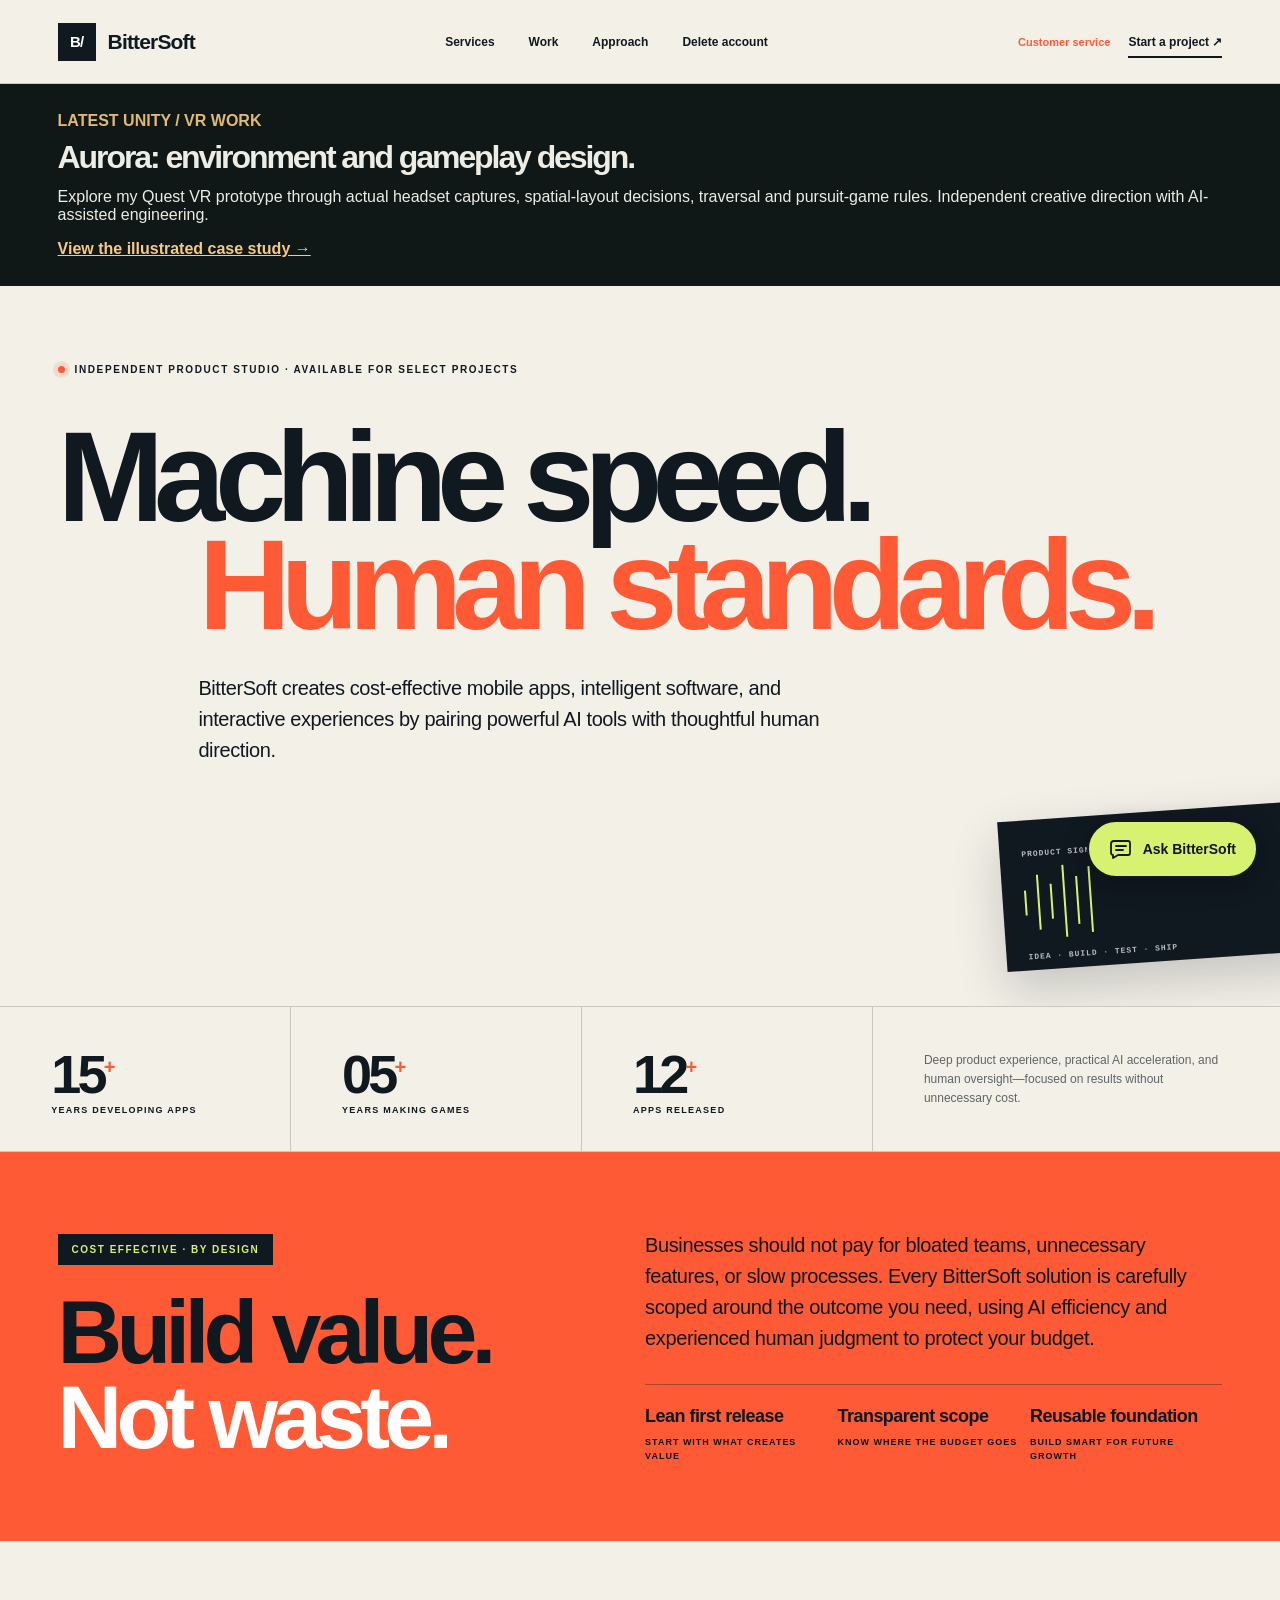
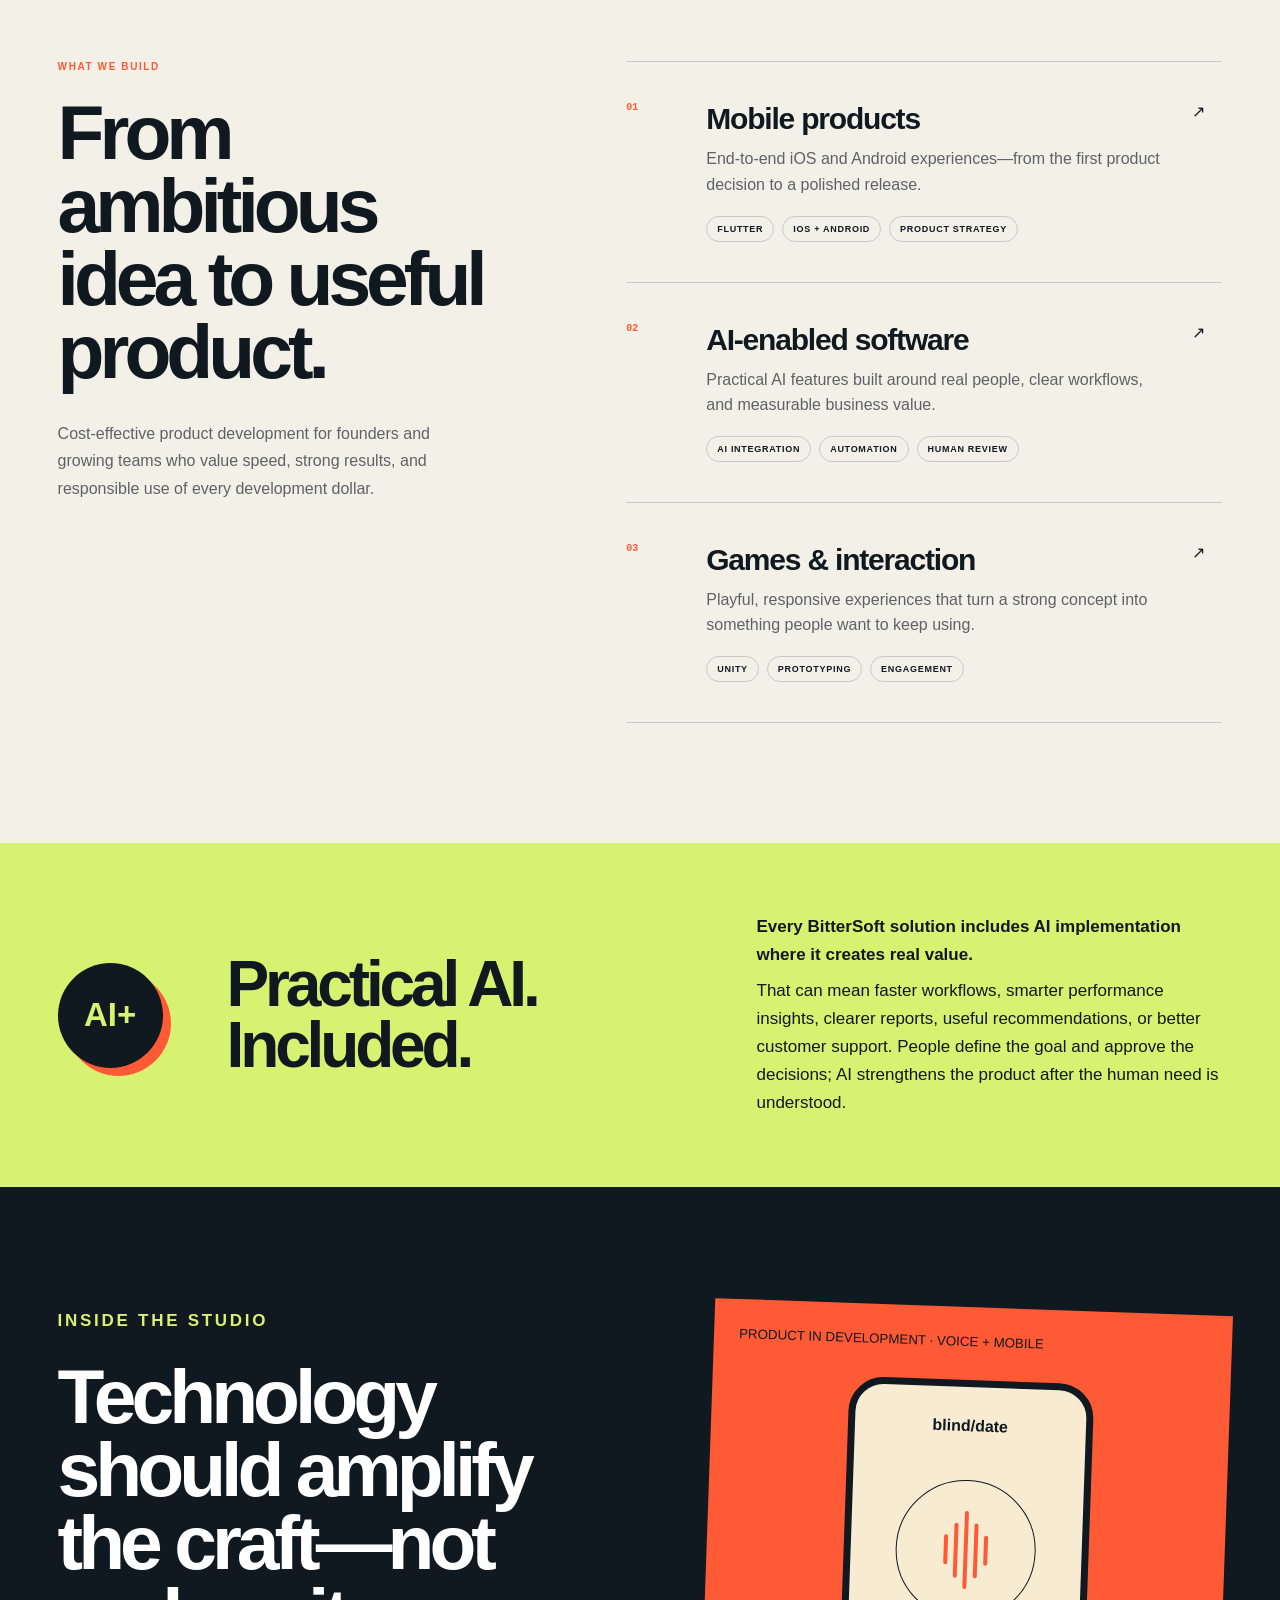
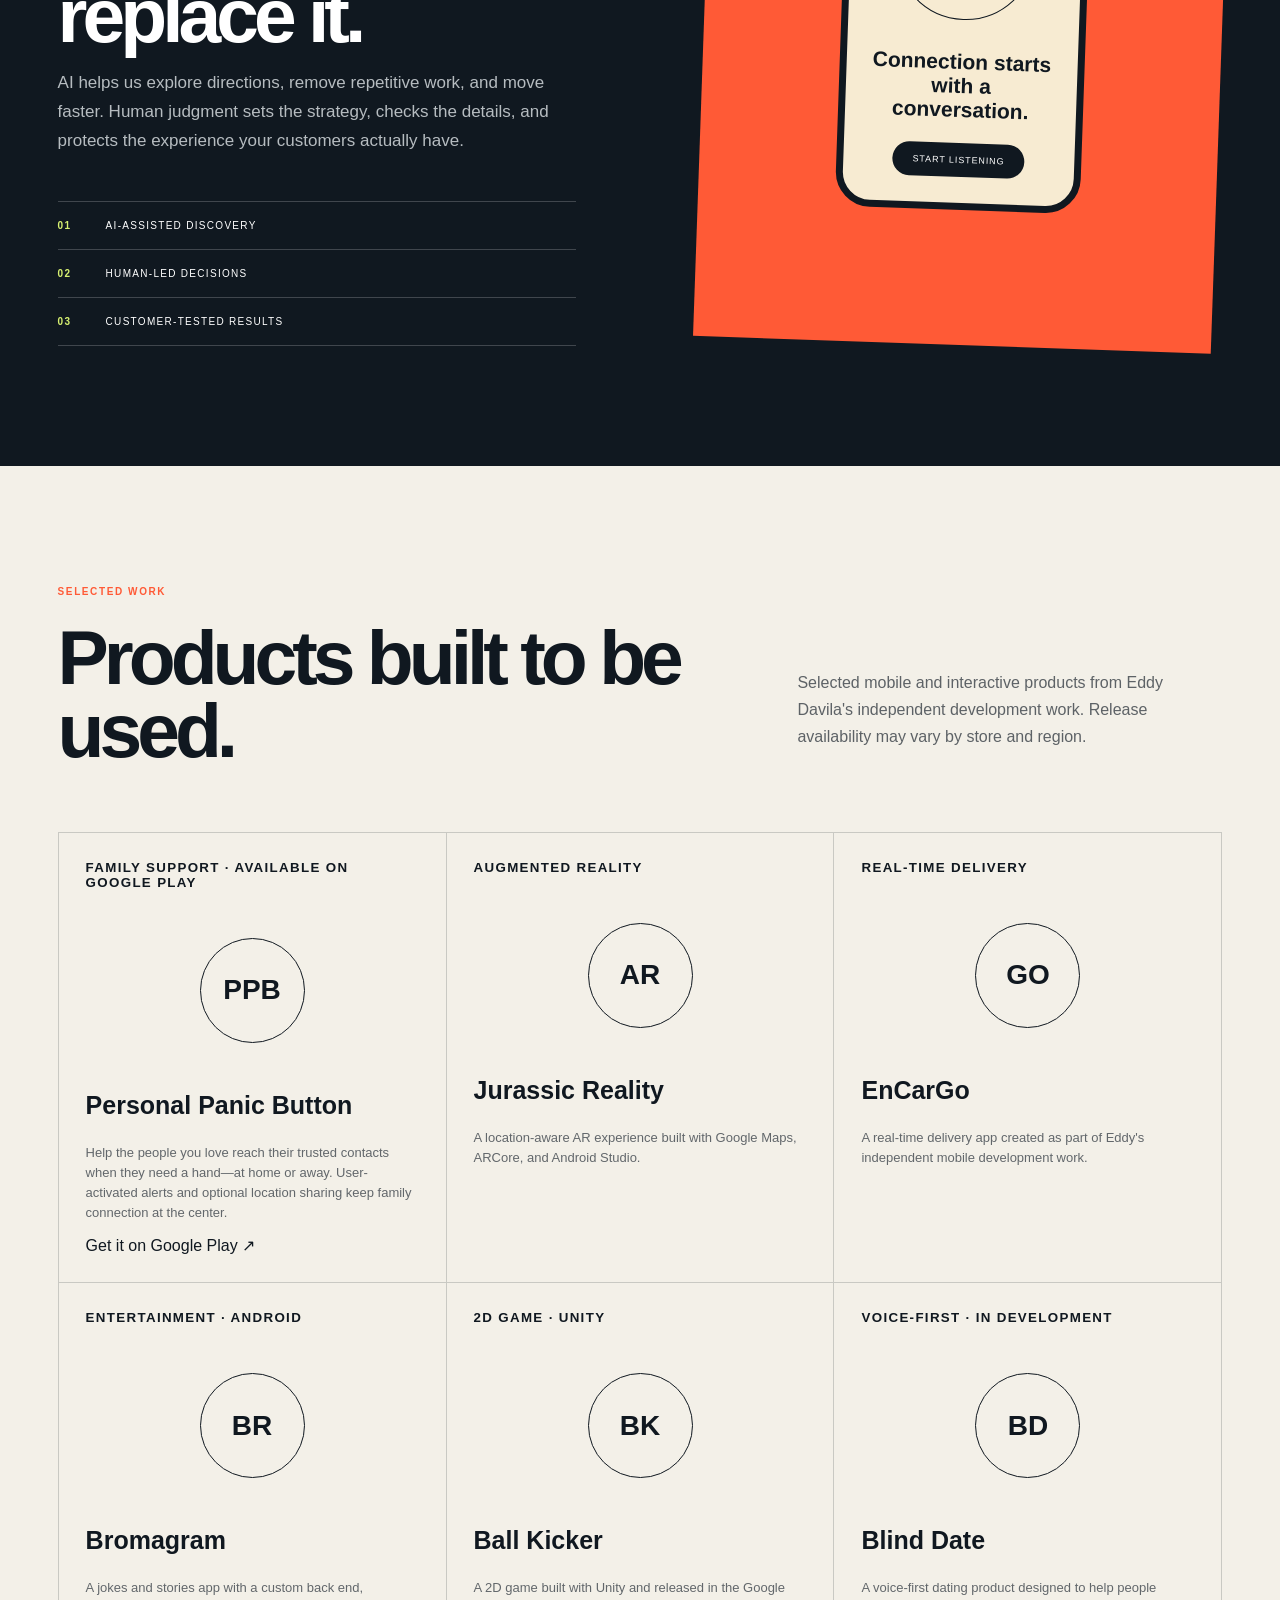
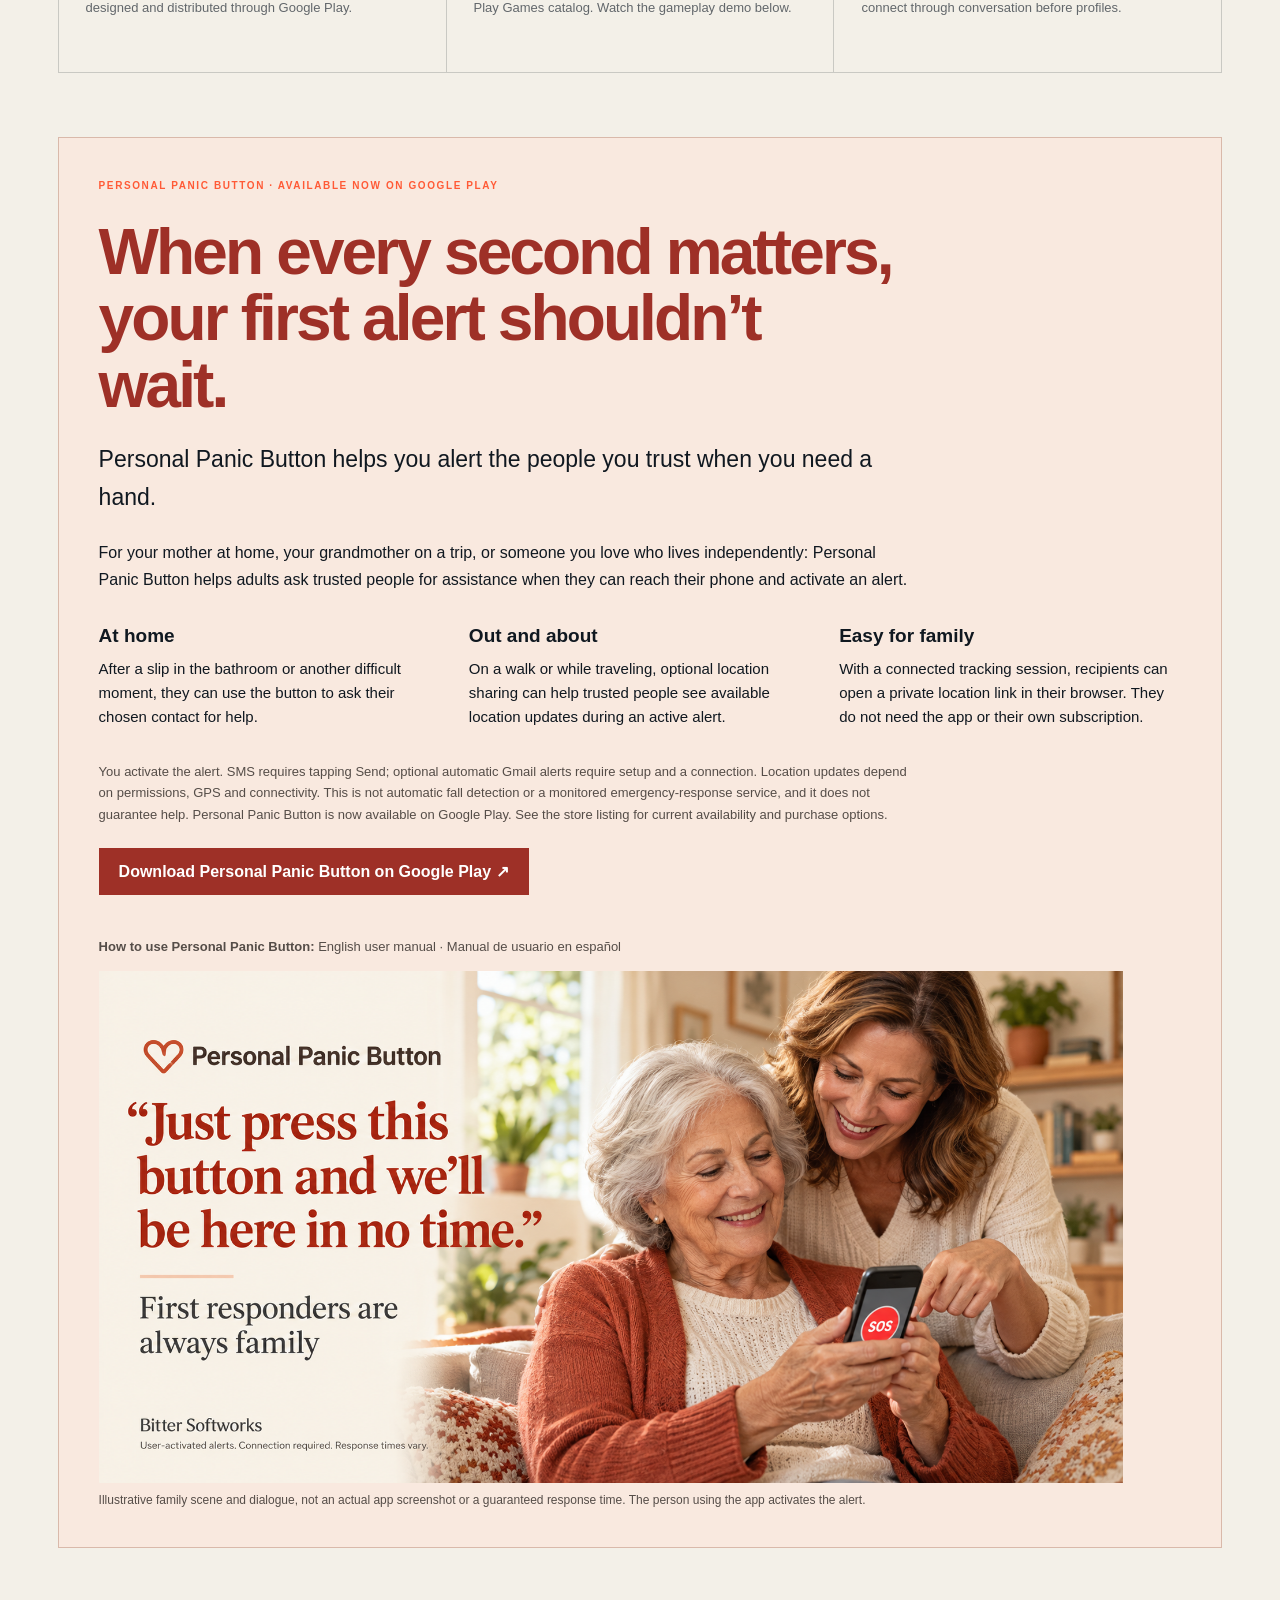
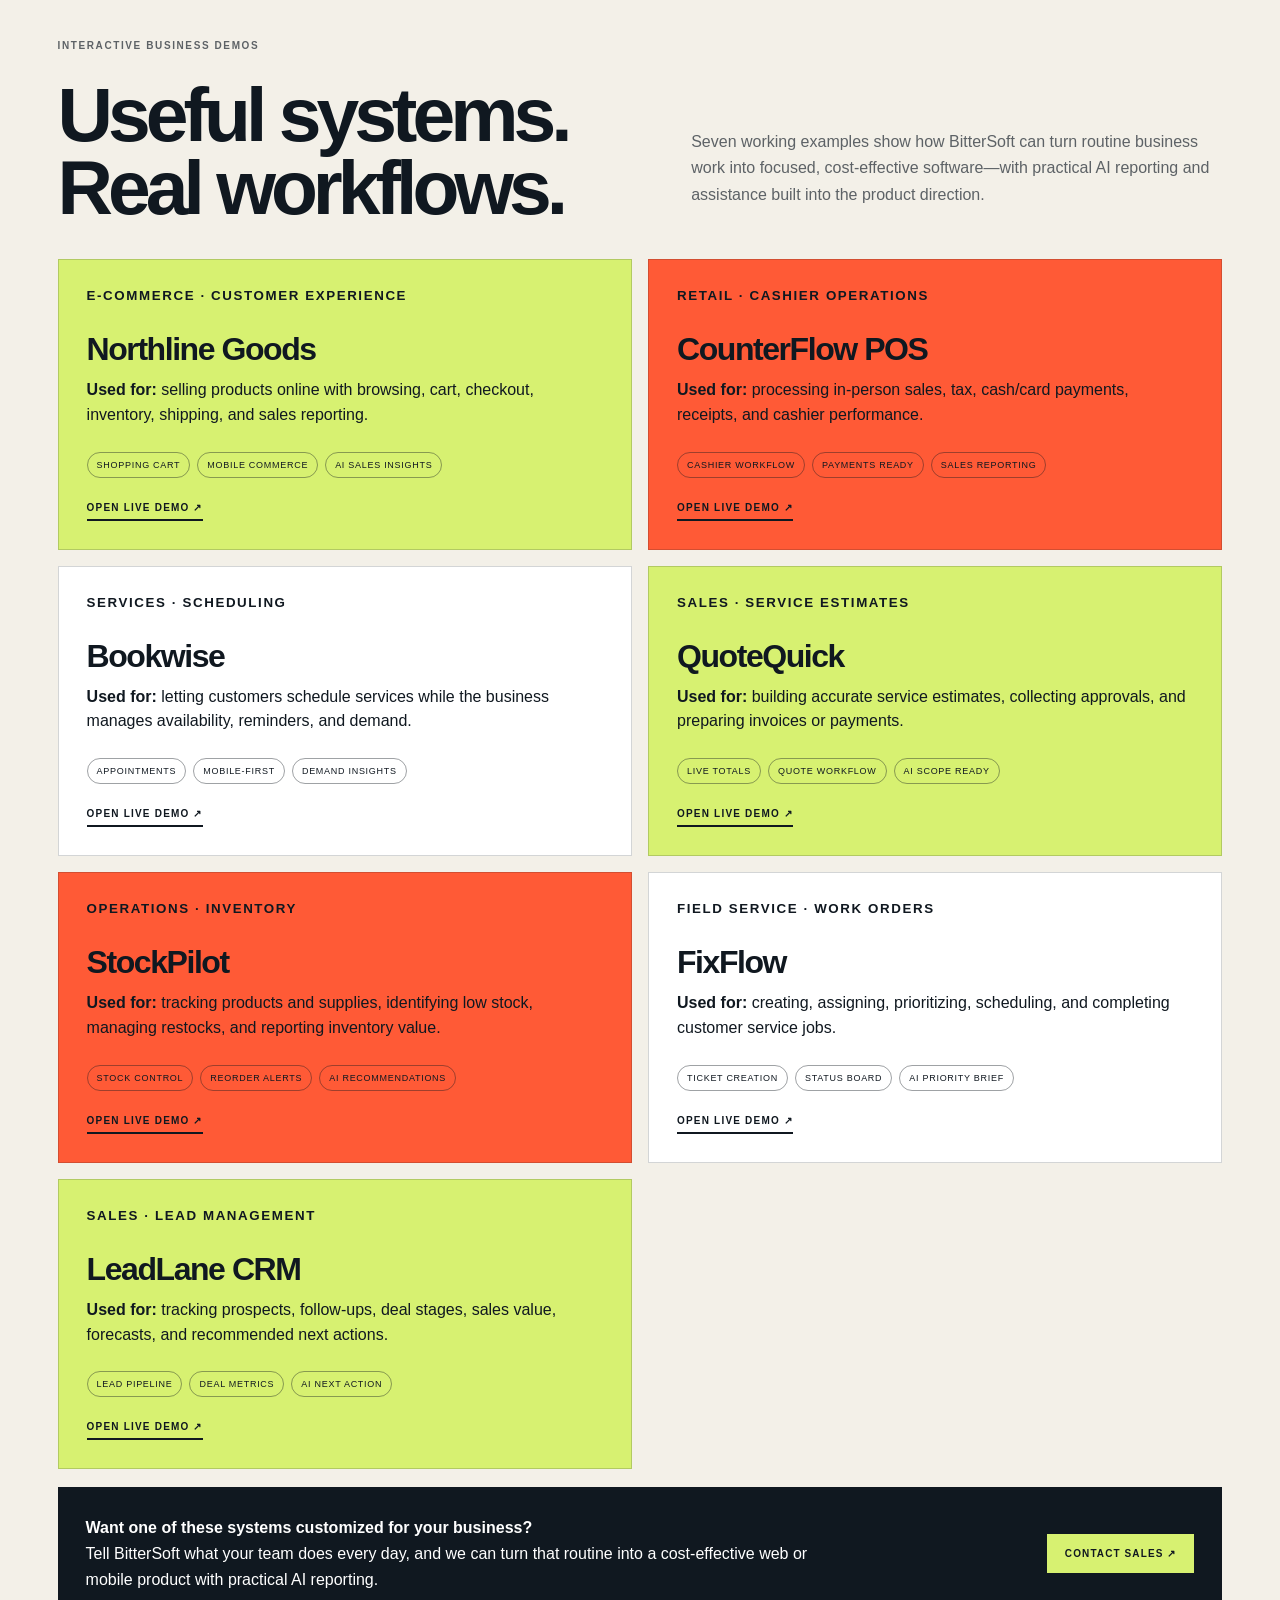
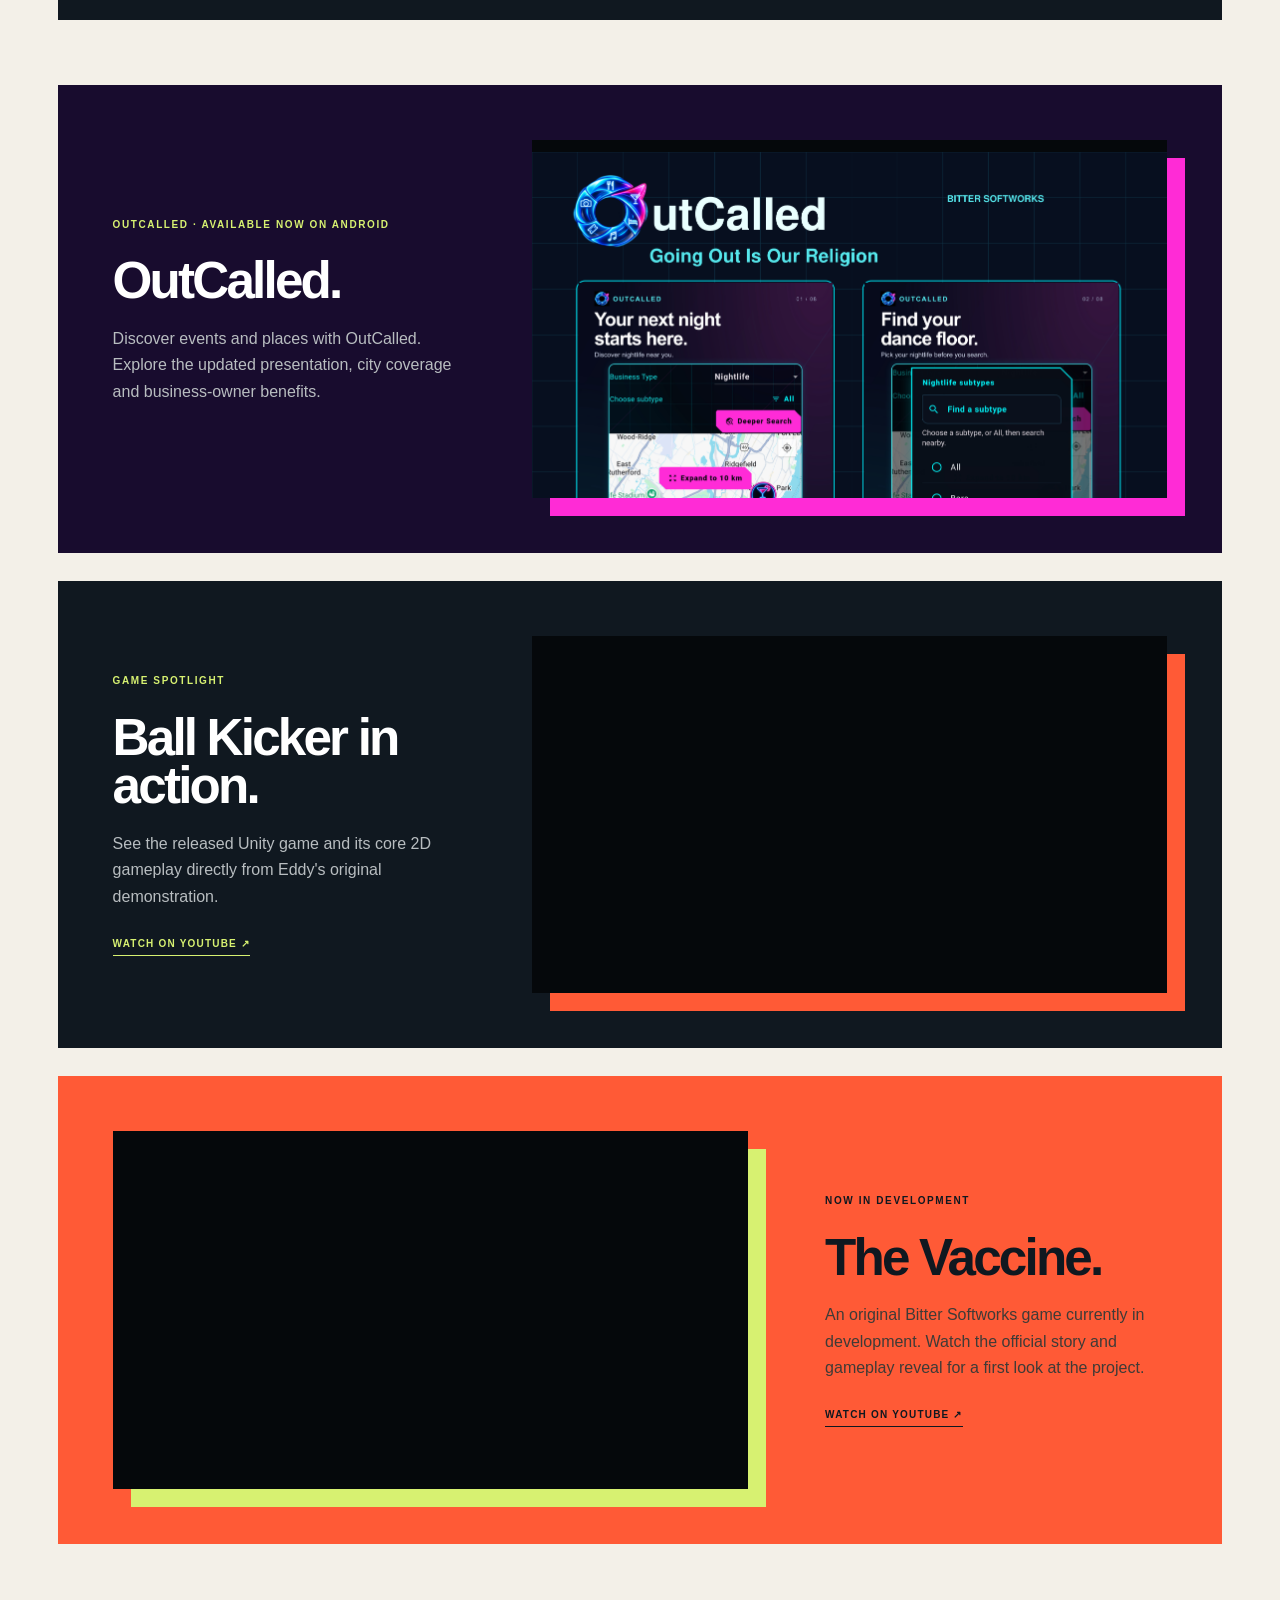
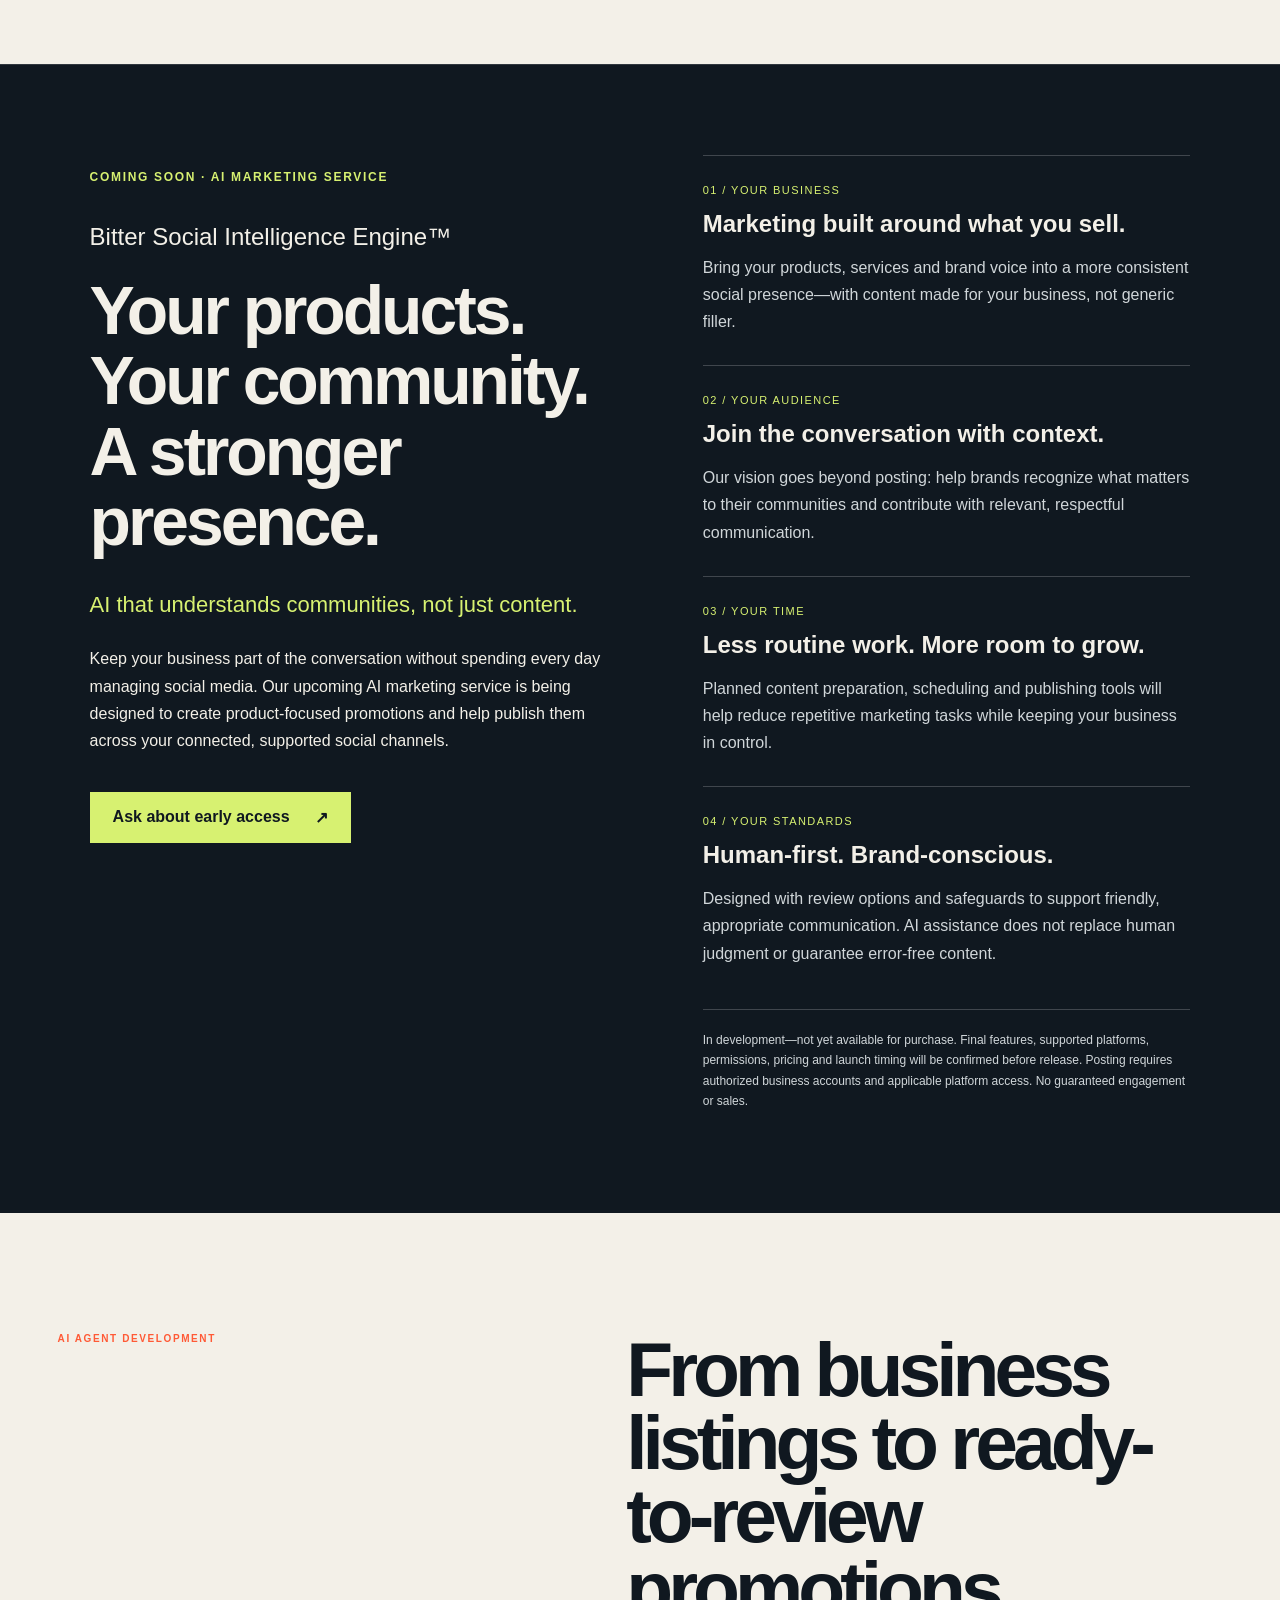
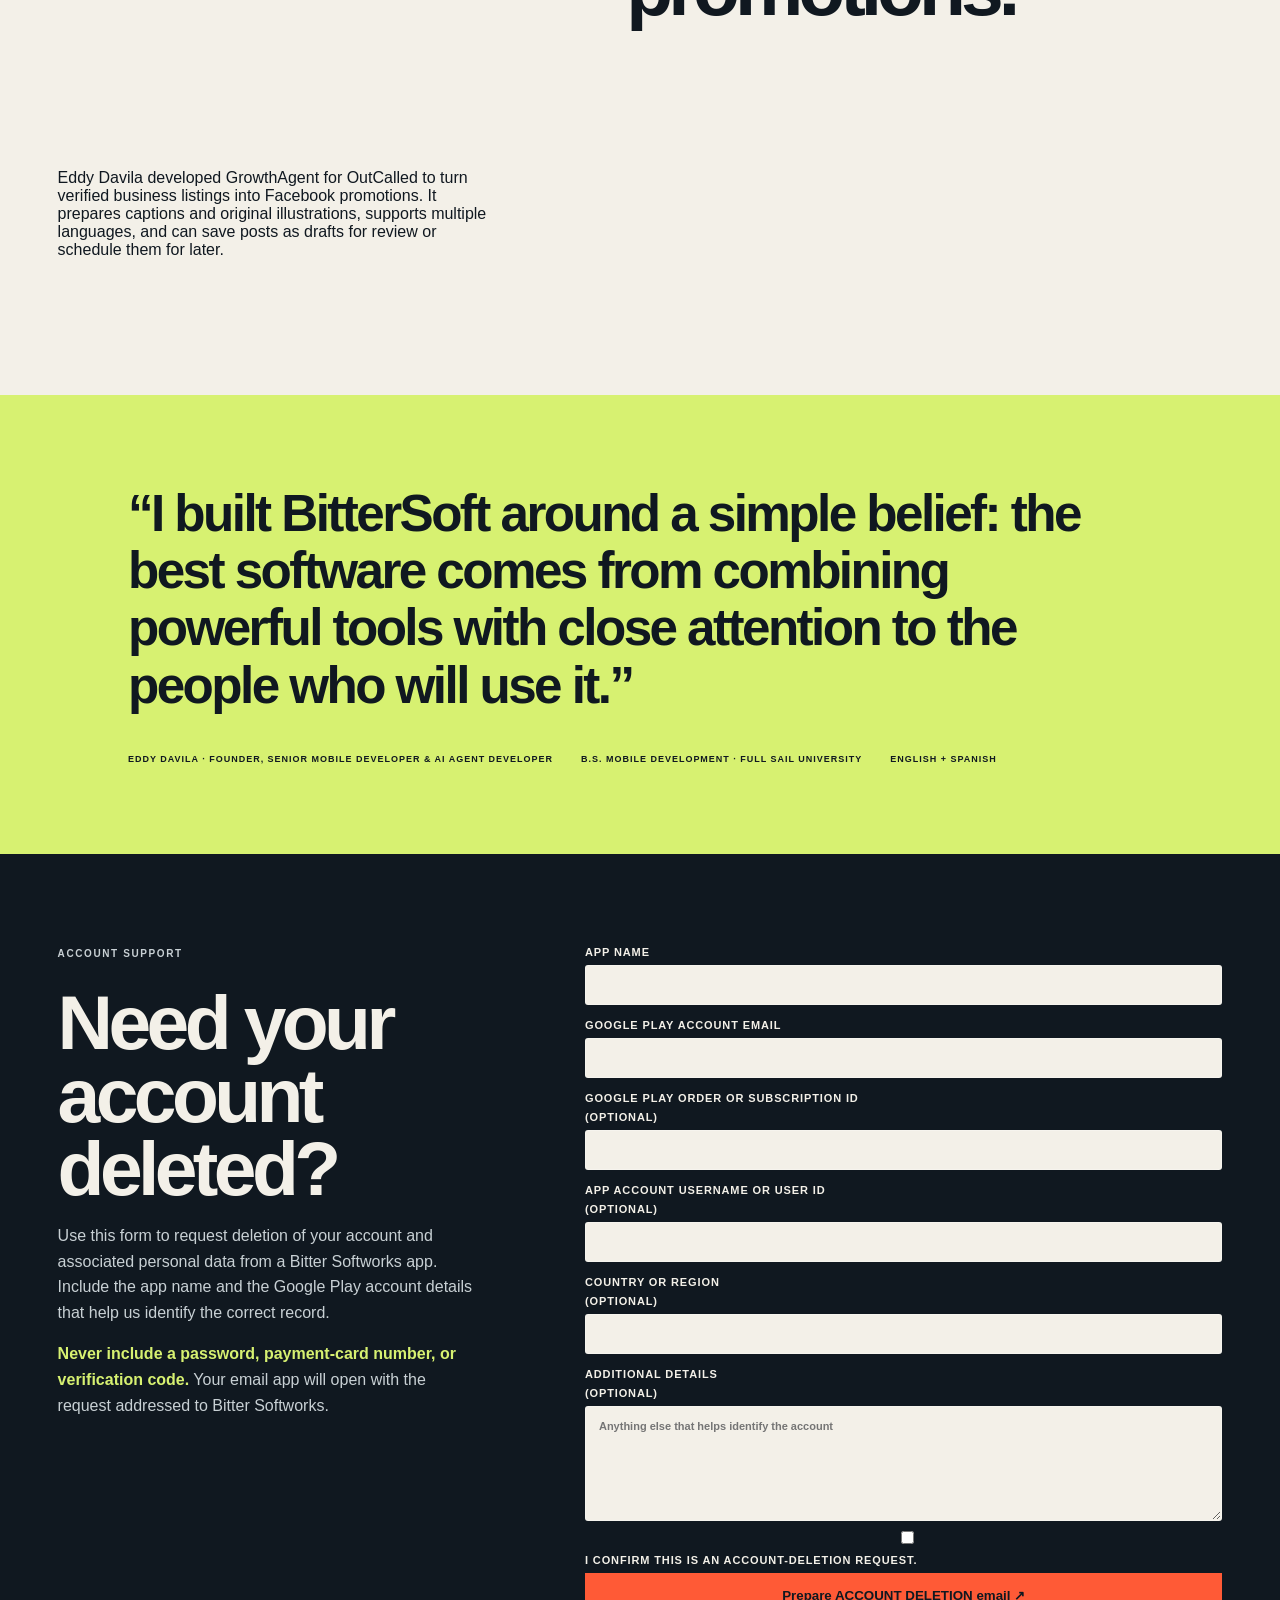
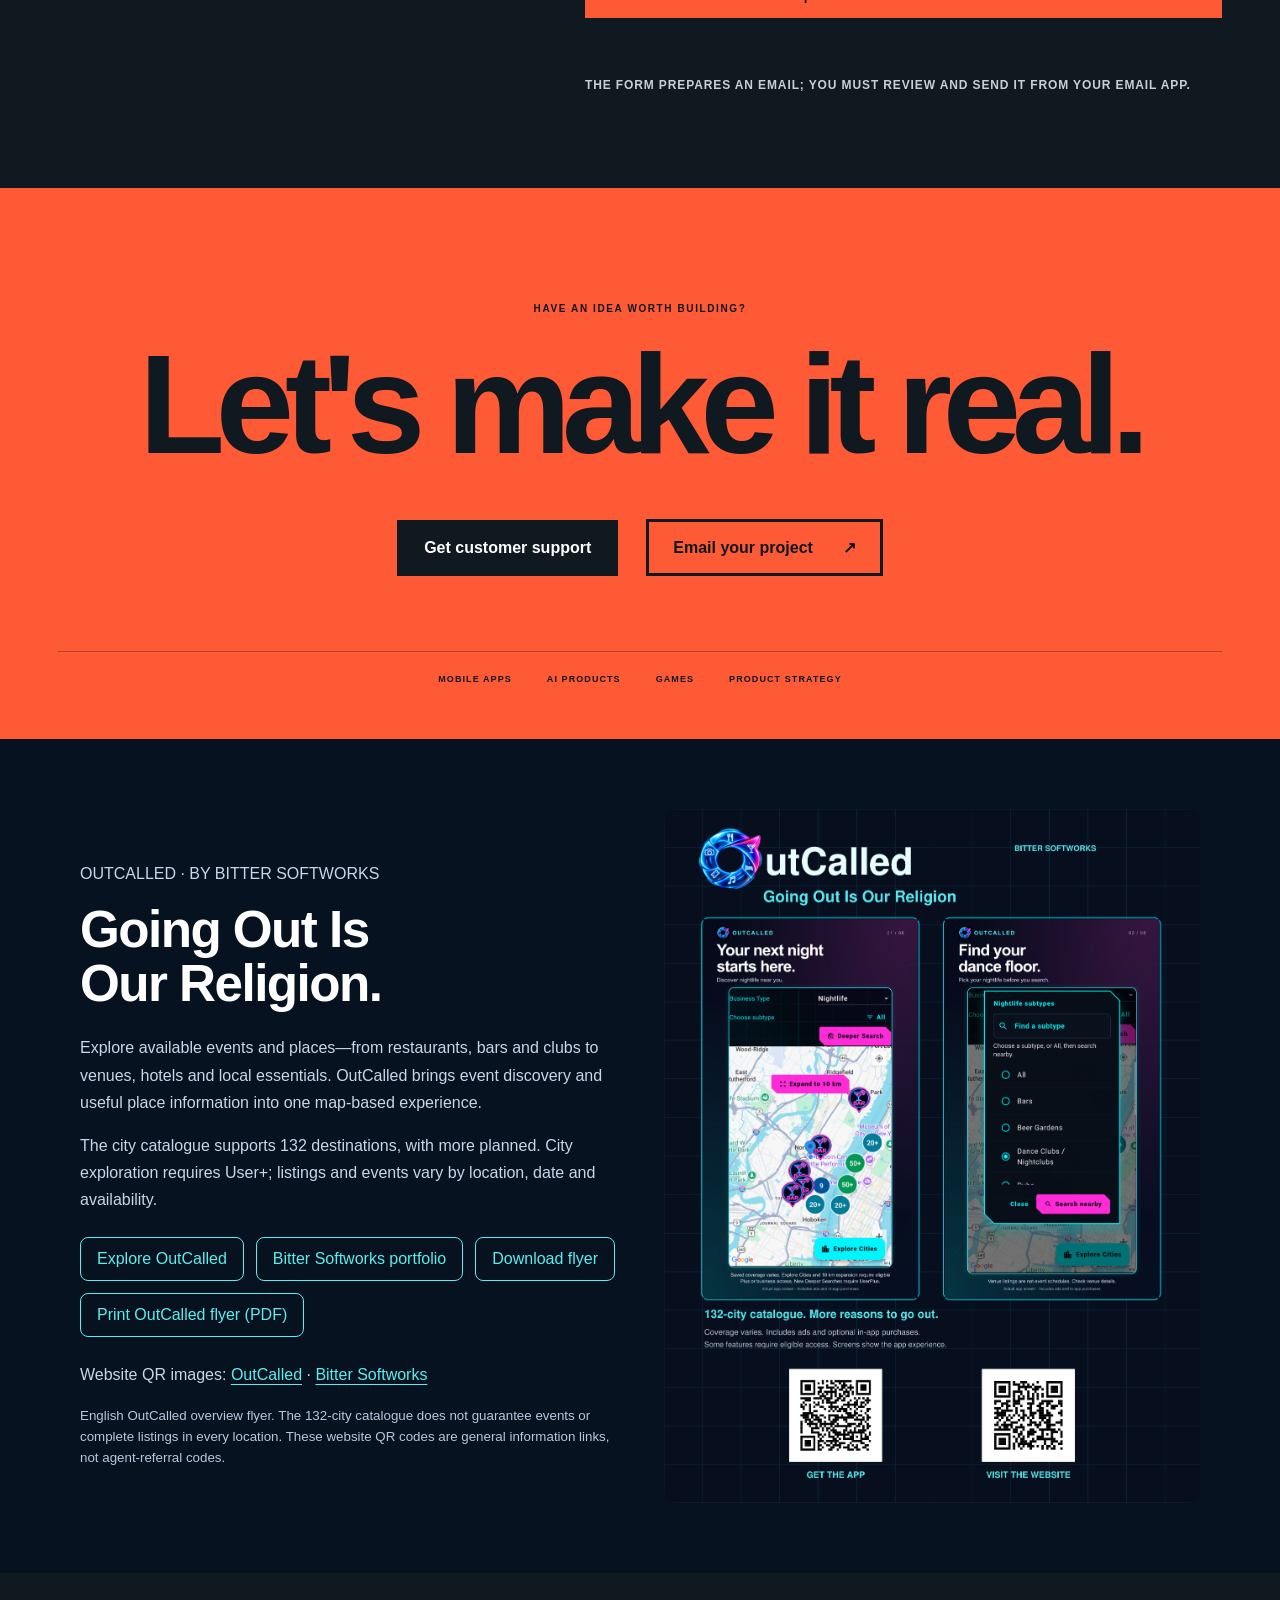
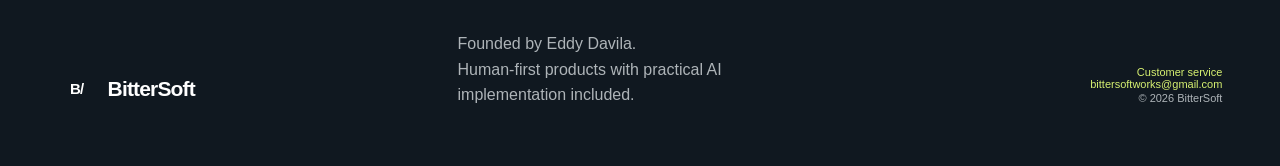
<file: index.html>
<!doctype html>
<html lang="en">
<head>
  <meta charset="utf-8">
  <meta name="viewport" content="width=device-width,initial-scale=1">
  <title>BitterSoft — Machine Speed. Human Standards.</title>
  <meta name="description" content="BitterSoft builds cost-effective websites, business systems, mobile apps, AI-enabled software, and games with practical AI implementation included in every solution.">
  <meta name="theme-color" content="#101820">
  <link rel="stylesheet" href="ppb-family.css?v=20261016">
  <link rel="stylesheet" href="social-intelligence.css?v=20261107">
  <meta property="og:title" content="BitterSoft — Machine Speed. Human Standards.">
  <meta property="og:description" content="Cost-effective apps, AI products, and games—backed by 15+ years in app development and 5+ years making games.">
  <meta property="og:type" content="website">
  <meta property="og:url" content="https://eddydavila.github.io/">
  <script type="application/ld+json">
    {"@context":"https://schema.org","@type":"ProfessionalService","name":"BitterSoft","url":"https://eddydavila.github.io/","founder":{"@type":"Person","name":"Eddy Davila"},"email":"bittersoftworks@gmail.com","description":"Cost-effective mobile apps, AI-enabled software, and games backed by 15+ years of app-development experience and 5+ years of game development."}
  </script>
  <style>
    :root{--ink:#101820;--paper:#f3f0e8;--orange:#ff5a36;--lime:#d7f171;--line:rgba(16,24,32,.18)}
    *{box-sizing:border-box}html{scroll-behavior:smooth}body{margin:0;background:var(--paper);color:var(--ink);font-family:Arial,Helvetica,sans-serif}a{color:inherit;text-decoration:none}
    nav{height:84px;display:flex;align-items:center;justify-content:space-between;padding:0 4.5vw;border-bottom:1px solid var(--line)}
    .brand{display:flex;align-items:center;gap:12px;font-size:21px;font-weight:900;letter-spacing:-.04em}.mark{display:grid;place-items:center;width:38px;height:38px;background:var(--ink);color:white;font-size:15px}
    .links{display:flex;gap:34px;font-size:12px;font-weight:800}.nav-actions{display:flex;align-items:center;gap:18px}.nav-call{font-size:11px;font-weight:900;color:var(--orange)}.nav-cta{font-size:12px;font-weight:800;border-bottom:2px solid;padding:10px 0 7px}
    .hero{min-height:720px;padding:78px 4.5vw 65px;position:relative;overflow:hidden}.eyebrow,.kicker{text-transform:uppercase;letter-spacing:.16em;font-size:10px;font-weight:900}.eyebrow{display:flex;align-items:center;gap:10px}.eyebrow i{width:7px;height:7px;border-radius:50%;background:var(--orange);box-shadow:0 0 0 5px rgba(255,90,54,.14)}
    h1{font-size:clamp(66px,10vw,150px);line-height:.84;letter-spacing:-.08em;margin:48px 0 35px}h1 span{display:block;margin-left:11vw;color:var(--orange)}
    .hero-copy{max-width:650px;margin-left:11vw;font-size:20px;line-height:1.55;letter-spacing:-.02em}.signal{position:absolute;right:-42px;bottom:45px;width:320px;height:150px;background:var(--ink);color:white;padding:22px;transform:rotate(-4deg);box-shadow:0 20px 50px #10182033}.signal small{font:700 8px monospace;letter-spacing:.12em;opacity:.7}.bars{height:85px;display:flex;gap:11px;align-items:center}.bars i{width:2px;height:25px;background:var(--lime)}.bars i:nth-child(2){height:55px}.bars i:nth-child(3){height:35px}.bars i:nth-child(4){height:72px}.bars i:nth-child(5){height:48px}.bars i:nth-child(6){height:66px}
    .proof{display:grid;grid-template-columns:repeat(3,1fr) 1.4fr;border-top:1px solid var(--line);border-bottom:1px solid var(--line)}.proof>div,.proof>p{padding:36px 4vw;border-right:1px solid var(--line);margin:0}.proof div{display:flex;flex-direction:column}.proof strong{font-size:54px;letter-spacing:-.07em}.proof sup{font-size:20px;color:var(--orange)}.proof span{font-size:9px;text-transform:uppercase;letter-spacing:.14em;font-weight:900}.proof p{display:flex;align-items:center;font-size:12px;line-height:1.6;color:#5f6468;border-right:0}
    .value-banner{background:var(--orange);padding:78px 4.5vw;display:grid;grid-template-columns:.9fr 1.1fr;gap:9vw;align-items:center}.value-seal{display:inline-block;background:var(--ink);color:var(--lime);padding:10px 14px;font-size:10px;font-weight:900;letter-spacing:.15em;text-transform:uppercase;margin-bottom:25px}.value-banner h2{font-size:clamp(48px,7vw,96px)}.value-banner h2 span{display:block;color:white}.value-copy>p{font-size:20px;line-height:1.55;letter-spacing:-.02em;margin:0 0 30px}.value-points{display:grid;grid-template-columns:repeat(3,1fr);border-top:1px solid #10182055}.value-points span{padding:18px 12px 0 0;font-size:9px;line-height:1.5;text-transform:uppercase;letter-spacing:.11em;font-weight:900}.value-points b{display:block;font-size:18px;letter-spacing:-.03em;margin-bottom:6px;text-transform:none}
    .ai-commitment{padding:70px 4.5vw;background:var(--lime);display:grid;grid-template-columns:auto 1fr 1fr;gap:5vw;align-items:center}.ai-stamp{width:105px;height:105px;border-radius:50%;background:var(--ink);color:var(--lime);display:grid;place-items:center;font-size:33px;font-weight:900;box-shadow:8px 8px 0 var(--orange)}.ai-commitment h2{font-size:clamp(38px,5vw,68px)}.ai-commitment p{font-size:17px;line-height:1.65;margin:0}.ai-commitment p strong{display:block;margin-bottom:8px}
    section.block{padding:120px 4.5vw}.intro{display:grid;grid-template-columns:.85fr 1.15fr;gap:10vw}.kicker{color:var(--orange);margin:0 0 24px}h2{font-size:clamp(46px,6vw,82px);line-height:.95;letter-spacing:-.065em;margin:0}.intro-copy{color:#5d6266;line-height:1.7;margin-top:32px;max-width:430px}
    .services{border-top:1px solid var(--line)}.service{display:grid;grid-template-columns:60px 1fr 30px;gap:20px;padding:40px 0;border-bottom:1px solid var(--line)}.service>span:first-child{color:var(--orange);font:700 10px monospace}.service h3{font-size:30px;margin:0 0 10px;letter-spacing:-.04em}.service p{color:#5d6266;line-height:1.6;margin:0}.tags{display:flex;gap:8px;flex-wrap:wrap;margin-top:18px}.tags b{font-size:9px;text-transform:uppercase;letter-spacing:.08em;border:1px solid var(--line);border-radius:99px;padding:7px 10px}
    .manifesto{background:var(--ink);color:white;display:grid;grid-template-columns:1fr 1fr;gap:10vw;padding:120px 4.5vw}.manifesto .kicker{color:var(--lime)}.manifesto>div>p{color:#b6bcc0;font-size:17px;line-height:1.7}.principles{margin-top:45px;border-top:1px solid #ffffff33}.principles span{display:block;padding:18px 0;border-bottom:1px solid #ffffff33;font-size:10px;text-transform:uppercase;letter-spacing:.13em}.principles b{display:inline-block;width:48px;color:var(--lime)}
    .device{background:var(--orange);color:var(--ink);padding:25px;transform:rotate(2deg)}.phone{width:245px;height:430px;border:7px solid;border-radius:35px;margin:30px auto;padding:30px 18px;background:#f7ebd2;text-align:center}.orbit{width:140px;height:140px;border:1px solid;border-radius:50%;display:flex;justify-content:center;align-items:center;gap:6px;margin:45px auto 30px}.orbit i{width:4px;height:30px;background:var(--orange);border-radius:4px}.orbit i:nth-child(2),.orbit i:nth-child(4){height:55px}.orbit i:nth-child(3){height:78px}.phone h3{font-size:21px}.phone span{display:inline-block;background:var(--ink);color:white;border-radius:99px;padding:12px 20px;font-size:9px;text-transform:uppercase;letter-spacing:.1em}
    .work-head{display:grid;grid-template-columns:1.2fr .8fr;gap:8vw;align-items:end;margin-bottom:65px}.work-head>p{color:#5d6266;line-height:1.7}.grid{display:grid;grid-template-columns:repeat(3,1fr);border-top:1px solid var(--line);border-left:1px solid var(--line)}.project{min-height:390px;padding:27px;border-right:1px solid var(--line);border-bottom:1px solid var(--line);display:flex;flex-direction:column;transition:.2s}.project:hover{background:var(--ink);color:white}.project small{text-transform:uppercase;letter-spacing:.1em;font-weight:800}.project-icon{width:105px;height:105px;border:1px solid;border-radius:50%;display:grid;place-items:center;margin:48px auto;font-size:28px;font-weight:900}.project h3{font-size:25px;margin:0 0 10px}.project p{font-size:13px;line-height:1.55;color:#62676b}.project:hover p{color:#bbc0c3}.video-feature{display:grid;grid-template-columns:.7fr 1.3fr;gap:6vw;align-items:center;background:var(--ink);color:white;padding:55px;margin-top:65px}.video-feature+.video-feature{margin-top:28px}.video-feature .kicker{color:var(--lime)}.video-feature h3{font-size:clamp(34px,4vw,58px);line-height:.95;letter-spacing:-.055em;margin:0 0 20px}.video-feature p{color:#b8bdc0;line-height:1.65}.video-feature a{display:inline-block;color:var(--lime);font-size:10px;text-transform:uppercase;letter-spacing:.12em;font-weight:900;margin-top:12px;border-bottom:1px solid;padding-bottom:6px}.video-feature.alt{grid-template-columns:1.3fr .7fr;background:var(--orange);color:var(--ink)}.video-feature.alt .kicker,.video-feature.alt a{color:var(--ink)}.video-feature.alt p{color:#3f3b37}.video-feature.alt .video-frame{box-shadow:18px 18px 0 var(--lime)}.video-feature.motion{background:#180c2e}.video-feature.motion .video-frame{box-shadow:18px 18px 0 #ff2bd6}.video-frame{position:relative;width:100%;aspect-ratio:16/9;background:#05080b;box-shadow:18px 18px 0 var(--orange);overflow:hidden}.video-frame iframe,.video-frame video{position:absolute;inset:0;width:100%;height:100%;border:0}.video-frame video{object-fit:cover;background:#05080b}
    .demo-showcase{margin-top:90px}.demo-showcase-head{display:grid;grid-template-columns:1fr 1fr;gap:8vw;align-items:end;margin-bottom:35px}.demo-showcase-head p{color:#5d6266;line-height:1.65}.demo-grid{display:grid;grid-template-columns:repeat(2,1fr);gap:16px}.demo-card{min-height:280px;padding:28px;background:white;border:1px solid var(--line);display:flex;flex-direction:column;position:relative;transition:.2s}.demo-card:hover{transform:translateY(-4px);box-shadow:10px 12px 0 var(--ink)}.demo-card:nth-child(3n+1){background:var(--lime)}.demo-card:nth-child(3n+2){background:var(--orange)}.demo-card small{text-transform:uppercase;letter-spacing:.12em;font-weight:900}.demo-card h3{font-size:32px;letter-spacing:-.045em;margin:28px 0 10px}.demo-card p{line-height:1.55;margin:0 0 24px}.demo-card ul{display:flex;gap:7px;flex-wrap:wrap;list-style:none;padding:0;margin:auto 0 24px}.demo-card li{font-size:9px;text-transform:uppercase;letter-spacing:.08em;border:1px solid #10182066;border-radius:99px;padding:7px 9px}.demo-card a{font-size:10px;text-transform:uppercase;letter-spacing:.12em;font-weight:900;border-bottom:2px solid;width:max-content;padding-bottom:6px}
    .demo-sales{margin-top:18px;background:var(--ink);color:white;padding:28px;display:flex;justify-content:space-between;gap:30px;align-items:center}.demo-sales p{margin:0;line-height:1.6;max-width:740px}.demo-sales a{flex:none;background:var(--lime);color:var(--ink);padding:14px 18px;font-size:10px;text-transform:uppercase;letter-spacing:.11em;font-weight:900}
    .founder{background:var(--lime);padding:90px 10vw}.founder blockquote{font-size:clamp(30px,4vw,54px);line-height:1.12;letter-spacing:-.05em;font-weight:900;margin:0}.founder-meta{display:flex;flex-wrap:wrap;gap:12px 28px;margin-top:40px;font-size:9px;text-transform:uppercase;letter-spacing:.11em;font-weight:900}
    .cta{background:var(--orange);text-align:center;padding:115px 4.5vw 55px}.cta .kicker{color:var(--ink)}.cta h2{font-size:clamp(68px,11vw,160px)}.cta-actions{display:flex;justify-content:center;align-items:center;gap:28px;margin:48px 0 75px}.cta-actions a{display:inline-flex;align-items:center;gap:30px;border:3px solid var(--ink);padding:16px 24px;font-weight:900}.cta-actions a:first-child{background:var(--ink);color:white}.cta-meta{border-top:1px solid #10182055;padding-top:22px;display:flex;justify-content:center;gap:35px;font-size:9px;text-transform:uppercase;letter-spacing:.12em;font-weight:900}
    footer{background:var(--ink);color:white;padding:58px 4.5vw;display:grid;grid-template-columns:1fr 1fr 1fr;gap:35px;align-items:end}footer p{color:#aeb4b8;line-height:1.6;margin:0}footer>div:last-child{text-align:right;font-size:11px}footer>div:last-child a{color:var(--lime)}
    @media(max-width:820px){nav{padding:0 20px}.links,.nav-cta{display:none}.nav-call{font-size:10px}.hero{min-height:670px;padding:60px 20px}.hero-copy,h1 span{margin-left:0}.hero-copy{font-size:16px;max-width:72%}.signal{right:-140px}.proof{grid-template-columns:repeat(3,1fr)}.proof>div{padding:24px 10px}.proof strong{font-size:35px}.proof>p{grid-column:1/-1;border-top:1px solid var(--line);padding:18px}.intro,.manifesto,.work-head,.video-feature{grid-template-columns:1fr}.intro{gap:60px}section.block,.manifesto{padding:85px 20px}.grid{grid-template-columns:1fr}.project{min-height:350px}.video-feature{padding:35px 24px;gap:35px;margin-top:45px}.video-frame{box-shadow:10px 10px 0 var(--orange)}.founder{padding:75px 20px}.cta{padding:85px 20px 38px}.cta-actions{flex-direction:column;margin:38px 0 60px}.cta-actions a{width:100%;justify-content:center}.cta-meta{flex-wrap:wrap;gap:18px}footer{grid-template-columns:1fr;padding:48px 20px}footer>div:last-child{text-align:left}}
    @media(max-width:820px){.value-banner{grid-template-columns:1fr;padding:70px 20px;gap:45px}.value-copy>p{font-size:17px}.value-points{grid-template-columns:1fr}.value-points span{padding:16px 0;border-bottom:1px solid #10182033}}
    @media(max-width:820px){.ai-commitment{grid-template-columns:1fr;padding:65px 20px;gap:30px}.ai-stamp{width:90px;height:90px}.demo-showcase-head,.demo-grid{grid-template-columns:1fr}.demo-card{min-height:250px}.demo-sales{align-items:flex-start;flex-direction:column}}
    @media(prefers-reduced-motion:reduce){html{scroll-behavior:auto}*{transition:none!important}}
  </style>
  <link rel="stylesheet" href="support-widget.css?v=20261112">
</head>
<body>
  <nav>
    <a class="brand" href="#top"><span class="mark">B/</span>BitterSoft</a>
    <div class="links"><a href="#services">Services</a><a href="#work">Work</a><a href="#approach">Approach</a><a href="#account-deletion">Delete account</a></div>
    <div class="nav-actions"><a class="nav-call" href="https://bittersoftworks-support.web.app/">Customer service</a><a class="nav-cta" href="mailto:bittersoftworks@gmail.com?subject=Project%20inquiry%20for%20BitterSoft">Start a project ↗</a></div>
  </nav>
  <main>
    <section style="padding:28px 4.5vw;background:#101817;color:#edece5"><p style="margin:0;color:#e0b977;font-weight:bold">LATEST UNITY / VR WORK</p><h2 style="font-size:32px;margin:12px 0">Aurora: environment and gameplay design.</h2><p>Explore my Quest VR prototype through actual headset captures, spatial-layout decisions, traversal and pursuit-game rules. Independent creative direction with AI-assisted engineering.</p><a href="aurora-vr/" style="color:#f7ca83;text-decoration:underline;font-weight:bold">View the illustrated case study →</a></section>
    <section class="hero" id="top">
      <div class="eyebrow"><i></i>Independent product studio · Available for select projects</div>
      <h1>Machine speed.<span>Human standards.</span></h1>
      <p class="hero-copy">BitterSoft creates cost-effective mobile apps, intelligent software, and interactive experiences by pairing powerful AI tools with thoughtful human direction.</p>
      <div class="signal"><small>PRODUCT SIGNAL · HUMAN-VERIFIED</small><div class="bars"><i></i><i></i><i></i><i></i><i></i><i></i></div><small>IDEA · BUILD · TEST · SHIP</small></div>
    </section>
    <section class="proof">
      <div><strong>15<sup>+</sup></strong><span>Years developing apps</span></div>
      <div><strong>05<sup>+</sup></strong><span>Years making games</span></div>
      <div><strong>12<sup>+</sup></strong><span>Apps released</span></div>
      <p>Deep product experience, practical AI acceleration, and human oversight—focused on results without unnecessary cost.</p>
    </section>
    <section class="value-banner" aria-labelledby="cost-effective-title">
      <div><span class="value-seal">Cost effective · by design</span><h2 id="cost-effective-title">Build value.<span>Not waste.</span></h2></div>
      <div class="value-copy"><p>Businesses should not pay for bloated teams, unnecessary features, or slow processes. Every BitterSoft solution is carefully scoped around the outcome you need, using AI efficiency and experienced human judgment to protect your budget.</p><div class="value-points"><span><b>Lean first release</b>Start with what creates value</span><span><b>Transparent scope</b>Know where the budget goes</span><span><b>Reusable foundation</b>Build smart for future growth</span></div></div>
    </section>
    <section class="block intro" id="services">
      <div><p class="kicker">What we build</p><h2>From ambitious idea to useful product.</h2><p class="intro-copy">Cost-effective product development for founders and growing teams who value speed, strong results, and responsible use of every development dollar.</p></div>
      <div class="services">
        <article class="service"><span>01</span><div><h3>Mobile products</h3><p>End-to-end iOS and Android experiences—from the first product decision to a polished release.</p><div class="tags"><b>Flutter</b><b>iOS + Android</b><b>Product strategy</b></div></div><span>↗</span></article>
        <article class="service"><span>02</span><div><h3>AI-enabled software</h3><p>Practical AI features built around real people, clear workflows, and measurable business value.</p><div class="tags"><b>AI integration</b><b>Automation</b><b>Human review</b></div></div><span>↗</span></article>
        <article class="service"><span>03</span><div><h3>Games & interaction</h3><p>Playful, responsive experiences that turn a strong concept into something people want to keep using.</p><div class="tags"><b>Unity</b><b>Prototyping</b><b>Engagement</b></div></div><span>↗</span></article>
      </div>
    </section>
    <section class="ai-commitment" aria-labelledby="ai-included-title"><div class="ai-stamp">AI+</div><h2 id="ai-included-title">Practical AI.<br>Included.</h2><p><strong>Every BitterSoft solution includes AI implementation where it creates real value.</strong>That can mean faster workflows, smarter performance insights, clearer reports, useful recommendations, or better customer support. People define the goal and approve the decisions; AI strengthens the product after the human need is understood.</p></section>
    <section class="manifesto" id="approach">
      <div><p class="kicker">Inside the studio</p><h2>Technology should amplify the craft—not replace it.</h2><p>AI helps us explore directions, remove repetitive work, and move faster. Human judgment sets the strategy, checks the details, and protects the experience your customers actually have.</p><div class="principles"><span><b>01</b>AI-assisted discovery</span><span><b>02</b>Human-led decisions</span><span><b>03</b>Customer-tested results</span></div></div>
      <div class="device"><small>PRODUCT IN DEVELOPMENT · VOICE + MOBILE</small><div class="phone"><strong>blind/date</strong><div class="orbit"><i></i><i></i><i></i><i></i><i></i></div><h3>Connection starts with a conversation.</h3><span>Start listening</span></div></div>
    </section>
    <section class="block" id="work">
      <div class="work-head"><div><p class="kicker">Selected work</p><h2>Products built to be used.</h2></div><p>Selected mobile and interactive products from Eddy Davila's independent development work. Release availability may vary by store and region.</p></div>
      <div class="grid">
        <article class="project"><small>Family support · Available on Google Play</small><div class="project-icon">PPB</div><h3>Personal Panic Button</h3><p>Help the people you love reach their trusted contacts when they need a hand—at home or away. User-activated alerts and optional location sharing keep family connection at the center.</p><a href="https://play.google.com/store/apps/details?id=com.bittersoftworks.personalpanicbutton" target="_blank" rel="noopener">Get it on Google Play ↗</a></article>
        <article class="project"><small>Augmented reality</small><div class="project-icon">AR</div><h3>Jurassic Reality</h3><p>A location-aware AR experience built with Google Maps, ARCore, and Android Studio.</p></article>
        <article class="project"><small>Real-time delivery</small><div class="project-icon">GO</div><h3>EnCarGo</h3><p>A real-time delivery app created as part of Eddy's independent mobile development work.</p></article>
        <article class="project"><small>Entertainment · Android</small><div class="project-icon">BR</div><h3>Bromagram</h3><p>A jokes and stories app with a custom back end, designed and distributed through Google Play.</p></article>
        <article class="project"><small>2D game · Unity</small><div class="project-icon">BK</div><h3>Ball Kicker</h3><p>A 2D game built with Unity and released in the Google Play Games catalog. Watch the gameplay demo below.</p></article>
        <article class="project"><small>Voice-first · In development</small><div class="project-icon">BD</div><h3>Blind Date</h3><p>A voice-first dating product designed to help people connect through conversation before profiles.</p></article>
      </div>
      <section class="ppb-family" id="personal-panic-button" aria-labelledby="ppb-family-title">
        <div class="ppb-family-copy"><p class="kicker">Personal Panic Button · Available now on Google Play</p><h2 id="ppb-family-title">When every second matters, your first alert shouldn&rsquo;t wait.</h2><p class="ppb-family-intro">Personal Panic Button helps you alert the people you trust when you need a hand.</p><p>For your mother at home, your grandmother on a trip, or someone you love who lives independently: Personal Panic Button helps adults ask trusted people for assistance when they can reach their phone and activate an alert.</p><div class="ppb-family-benefits"><div><h3>At home</h3><p>After a slip in the bathroom or another difficult moment, they can use the button to ask their chosen contact for help.</p></div><div><h3>Out and about</h3><p>On a walk or while traveling, optional location sharing can help trusted people see available location updates during an active alert.</p></div><div><h3>Easy for family</h3><p>With a connected tracking session, recipients can open a private location link in their browser. They do not need the app or their own subscription.</p></div></div><p class="ppb-family-note">You activate the alert. SMS requires tapping Send; optional automatic Gmail alerts require setup and a connection. Location updates depend on permissions, GPS and connectivity. This is not automatic fall detection or a monitored emergency-response service, and it does not guarantee help. Personal Panic Button is now available on Google Play. See the store listing for current availability and purchase options.</p><a class="ppb-family-contact" href="https://play.google.com/store/apps/details?id=com.bittersoftworks.personalpanicbutton" target="_blank" rel="noopener">Download Personal Panic Button on Google Play ↗</a><p class="ppb-family-note"><strong>How to use Personal Panic Button:</strong> <a href="/personal-panic-button/manual.html" lang="en" hreflang="en">English user manual</a> · <a href="/personal-panic-button/manual-es.html" lang="es" hreflang="es">Manual de usuario en español</a></p></div>
        <figure><img src="assets/personal-panic-button/grandmother-daughter.png" alt="A grandmother and her daughter looking at a phone together. Personal Panic Button: First responders are always family." loading="lazy" width="1774" height="887"><figcaption>Illustrative family scene and dialogue, not an actual app screenshot or a guaranteed response time. The person using the app activates the alert.</figcaption></figure>
      </section>
      <section class="demo-showcase" aria-labelledby="business-demos-title"><div class="demo-showcase-head"><div><p class="kicker">Interactive business demos</p><h2 id="business-demos-title">Useful systems.<br>Real workflows.</h2></div><p>Seven working examples show how BitterSoft can turn routine business work into focused, cost-effective software—with practical AI reporting and assistance built into the product direction.</p></div><div class="demo-grid">
        <article class="demo-card"><small>E-commerce · Customer experience</small><h3>Northline Goods</h3><p><strong>Used for:</strong> selling products online with browsing, cart, checkout, inventory, shipping, and sales reporting.</p><ul><li>Shopping cart</li><li>Mobile commerce</li><li>AI sales insights</li></ul><a href="https://eddydavila.github.io/shopfront-commerce-demo/" target="_blank" rel="noopener noreferrer">Open live demo ↗</a></article>
        <article class="demo-card"><small>Retail · Cashier operations</small><h3>CounterFlow POS</h3><p><strong>Used for:</strong> processing in-person sales, tax, cash/card payments, receipts, and cashier performance.</p><ul><li>Cashier workflow</li><li>Payments ready</li><li>Sales reporting</li></ul><a href="https://eddydavila.github.io/counterflow-pos-demo/" target="_blank" rel="noopener noreferrer">Open live demo ↗</a></article>
        <article class="demo-card"><small>Services · Scheduling</small><h3>Bookwise</h3><p><strong>Used for:</strong> letting customers schedule services while the business manages availability, reminders, and demand.</p><ul><li>Appointments</li><li>Mobile-first</li><li>Demand insights</li></ul><a href="https://eddydavila.github.io/bookwise-scheduler-demo/" target="_blank" rel="noopener noreferrer">Open live demo ↗</a></article>
        <article class="demo-card"><small>Sales · Service estimates</small><h3>QuoteQuick</h3><p><strong>Used for:</strong> building accurate service estimates, collecting approvals, and preparing invoices or payments.</p><ul><li>Live totals</li><li>Quote workflow</li><li>AI scope ready</li></ul><a href="https://eddydavila.github.io/quotequick-service-demo/" target="_blank" rel="noopener noreferrer">Open live demo ↗</a></article>
        <article class="demo-card"><small>Operations · Inventory</small><h3>StockPilot</h3><p><strong>Used for:</strong> tracking products and supplies, identifying low stock, managing restocks, and reporting inventory value.</p><ul><li>Stock control</li><li>Reorder alerts</li><li>AI recommendations</li></ul><a href="https://eddydavila.github.io/stockpilot-inventory-demo/" target="_blank" rel="noopener noreferrer">Open live demo ↗</a></article>
        <article class="demo-card"><small>Field service · Work orders</small><h3>FixFlow</h3><p><strong>Used for:</strong> creating, assigning, prioritizing, scheduling, and completing customer service jobs.</p><ul><li>Ticket creation</li><li>Status board</li><li>AI priority brief</li></ul><a href="https://eddydavila.github.io/fixflow-work-orders-demo/" target="_blank" rel="noopener noreferrer">Open live demo ↗</a></article>
        <article class="demo-card"><small>Sales · Lead management</small><h3>LeadLane CRM</h3><p><strong>Used for:</strong> tracking prospects, follow-ups, deal stages, sales value, forecasts, and recommended next actions.</p><ul><li>Lead pipeline</li><li>Deal metrics</li><li>AI next action</li></ul><a href="https://eddydavila.github.io/leadlane-crm-demo/" target="_blank" rel="noopener noreferrer">Open live demo ↗</a></article>
      </div><div class="demo-sales"><p><strong>Want one of these systems customized for your business?</strong><br>Tell BitterSoft what your team does every day, and we can turn that routine into a cost-effective web or mobile product with practical AI reporting.</p><a href="mailto:bittersoftworks@gmail.com?subject=Business%20software%20demo%20inquiry">Contact sales ↗</a></div></section>
      <div class="video-feature motion">
        <div><p class="kicker">OutCalled · Available now on Android</p><h3>OutCalled.</h3><p>Discover events and places with OutCalled. Explore the updated presentation, city coverage and business-owner benefits.</p></div>
        <div class="video-frame"><a href="https://eddydavila.github.io/whatsout-website/"><img src="assets/whatsout-marketing/outcalled-flyer.png?v=20261124-privacy" alt="OutCalled: events first, more around every corner" style="width:100%;height:auto;display:block"></a></div>
      </div>
      <div class="video-feature">
        <div><p class="kicker">Game spotlight</p><h3>Ball Kicker in action.</h3><p>See the released Unity game and its core 2D gameplay directly from Eddy's original demonstration.</p><a href="https://www.youtube.com/watch?v=fMxUI3hZvWU" target="_blank" rel="noopener noreferrer">Watch on YouTube ↗</a></div>
        <div class="video-frame"><iframe src="https://www.youtube-nocookie.com/embed/fMxUI3hZvWU" title="Ball Kicker game demonstration by Eddy Davila" loading="lazy" referrerpolicy="strict-origin-when-cross-origin" allow="accelerometer; autoplay; clipboard-write; encrypted-media; gyroscope; picture-in-picture; web-share" allowfullscreen></iframe></div>
      </div>
      <div class="video-feature alt">
        <div class="video-frame"><iframe src="https://www.youtube-nocookie.com/embed/KAQcsrkMpkw" title="The Vaccine official story and gameplay reveal by Bitter Softworks" loading="lazy" referrerpolicy="strict-origin-when-cross-origin" allow="accelerometer; autoplay; clipboard-write; encrypted-media; gyroscope; picture-in-picture; web-share" allowfullscreen></iframe></div>
        <div><p class="kicker">Now in development</p><h3>The Vaccine.</h3><p>An original Bitter Softworks game currently in development. Watch the official story and gameplay reveal for a first look at the project.</p><a href="https://www.youtube.com/watch?v=KAQcsrkMpkw" target="_blank" rel="noopener noreferrer">Watch on YouTube ↗</a></div>
      </div>
    </section>
    <section class="social-intelligence" id="social-intelligence" aria-labelledby="social-intelligence-title">
      <div class="social-intelligence-heading"><p class="social-status">COMING SOON · AI MARKETING SERVICE</p><p class="social-brand">Bitter Social Intelligence Engine™</p><h2 id="social-intelligence-title">Your products.<br>Your community.<br>A stronger presence.</h2><p class="social-lead">AI that understands communities, not just content.</p><p>Keep your business part of the conversation without spending every day managing social media. Our upcoming AI marketing service is being designed to create product-focused promotions and help publish them across your connected, supported social channels.</p><a class="social-interest" href="mailto:bittersoftworks@gmail.com?subject=Bitter%20Social%20Intelligence%20Engine%20early%20interest">Ask about early access <span aria-hidden="true">↗</span></a></div>
      <div class="social-benefits"><article><span>01 / YOUR BUSINESS</span><h3>Marketing built around what you sell.</h3><p>Bring your products, services and brand voice into a more consistent social presence—with content made for your business, not generic filler.</p></article><article><span>02 / YOUR AUDIENCE</span><h3>Join the conversation with context.</h3><p>Our vision goes beyond posting: help brands recognize what matters to their communities and contribute with relevant, respectful communication.</p></article><article><span>03 / YOUR TIME</span><h3>Less routine work. More room to grow.</h3><p>Planned content preparation, scheduling and publishing tools will help reduce repetitive marketing tasks while keeping your business in control.</p></article><article><span>04 / YOUR STANDARDS</span><h3>Human-first. Brand-conscious.</h3><p>Designed with review options and safeguards to support friendly, appropriate communication. AI assistance does not replace human judgment or guarantee error-free content.</p></article><p class="social-disclosure">In development—not yet available for purchase. Final features, supported platforms, permissions, pricing and launch timing will be confirmed before release. Posting requires authorized business accounts and applicable platform access. No guaranteed engagement or sales.</p></div>
    </section>
    <section class="block intro" id="ai-agent-development">
      <p class="kicker">AI Agent Development</p>
      <h2>From business listings to ready-to-review promotions.</h2>
      <p>Eddy Davila developed GrowthAgent for OutCalled to turn verified business listings into Facebook promotions. It prepares captions and original illustrations, supports multiple languages, and can save posts as drafts for review or schedule them for later.</p>
    </section>
    <section class="founder"><blockquote>“I built BitterSoft around a simple belief: the best software comes from combining powerful tools with close attention to the people who will use it.”</blockquote><div class="founder-meta"><span>Eddy Davila · Founder, Senior Mobile Developer &amp; AI Agent Developer</span><span>B.S. Mobile Development · Full Sail University</span><span>English + Spanish</span></div></section>
    <section id="account-deletion" class="account-deletion"><div><p class="kicker">ACCOUNT SUPPORT</p><h2>Need your account deleted?</h2><p>Use this form to request deletion of your account and associated personal data from a Bitter Softworks app. Include the app name and the Google Play account details that help us identify the correct record.</p><p><strong>Never include a password, payment-card number, or verification code.</strong> Your email app will open with the request addressed to Bitter Softworks.</p></div><form id="account-deletion-form" class="deletion-form"><label>App name<input name="appName" required autocomplete="off"></label><label>Google Play account email<input name="playEmail" type="email" required autocomplete="email"></label><label>Google Play order or subscription ID <span>(optional)</span><input name="orderId" autocomplete="off"></label><label>App account username or user ID <span>(optional)</span><input name="accountId" autocomplete="off"></label><label>Country or region <span>(optional)</span><input name="region" autocomplete="country-name"></label><label>Additional details <span>(optional)</span><textarea name="details" placeholder="Anything else that helps identify the account"></textarea><label><input type="checkbox" required> I confirm this is an account-deletion request.</label><button type="submit">Prepare ACCOUNT DELETION email ↗</button><p id="deletion-status" class="deletion-status" role="status" aria-live="polite"></p><p class="deletion-note">The form prepares an email; you must review and send it from your email app.</p></form></section>
    <section class="cta"><p class="kicker">Have an idea worth building?</p><h2>Let's make it real.</h2><div class="cta-actions"><a href="https://bittersoftworks-support.web.app/">Get customer support</a><a href="mailto:bittersoftworks@gmail.com?subject=Let%E2%80%99s%20build%20a%20product">Email your project <span>↗</span></a></div><div class="cta-meta"><span>Mobile apps</span><span>AI products</span><span>Games</span><span>Product strategy</span></div></section>
  </main>
  <footer><a class="brand" href="#top"><span class="mark">B/</span>BitterSoft</a><p>Founded by Eddy Davila.<br>Human-first products with practical AI implementation included.</p><div><a href="https://bittersoftworks-support.web.app/">Customer service</a><br><a href="mailto:bittersoftworks@gmail.com">bittersoftworks@gmail.com</a><p>© 2026 BitterSoft</p></div></footer>
<link rel="stylesheet" href="account-deletion.css?v=20261006">
<script src="whatsout-marketing.js?v=20261124-privacy"></script><script src="account-deletion.js?v=20261006"></script>
<script src="support-widget.js?v=20261112" defer></script>
</body>
</html>
</file>
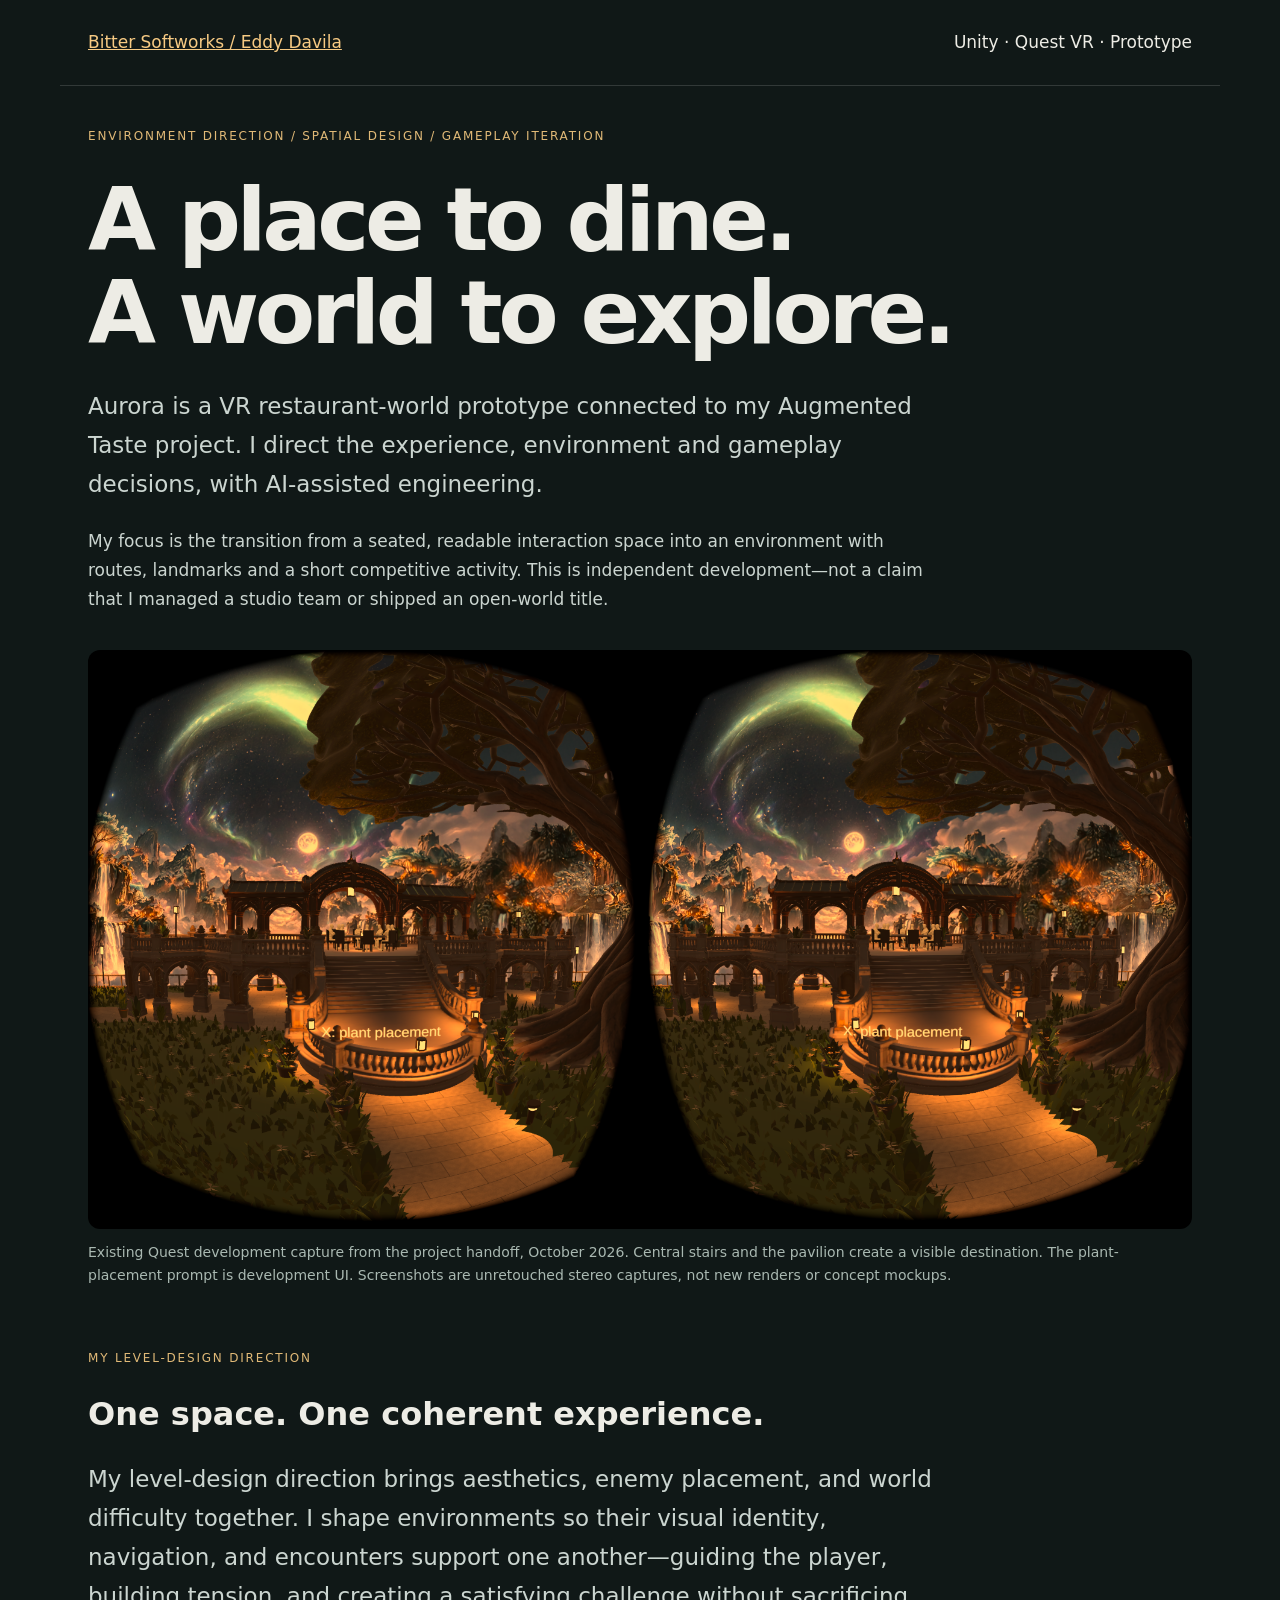
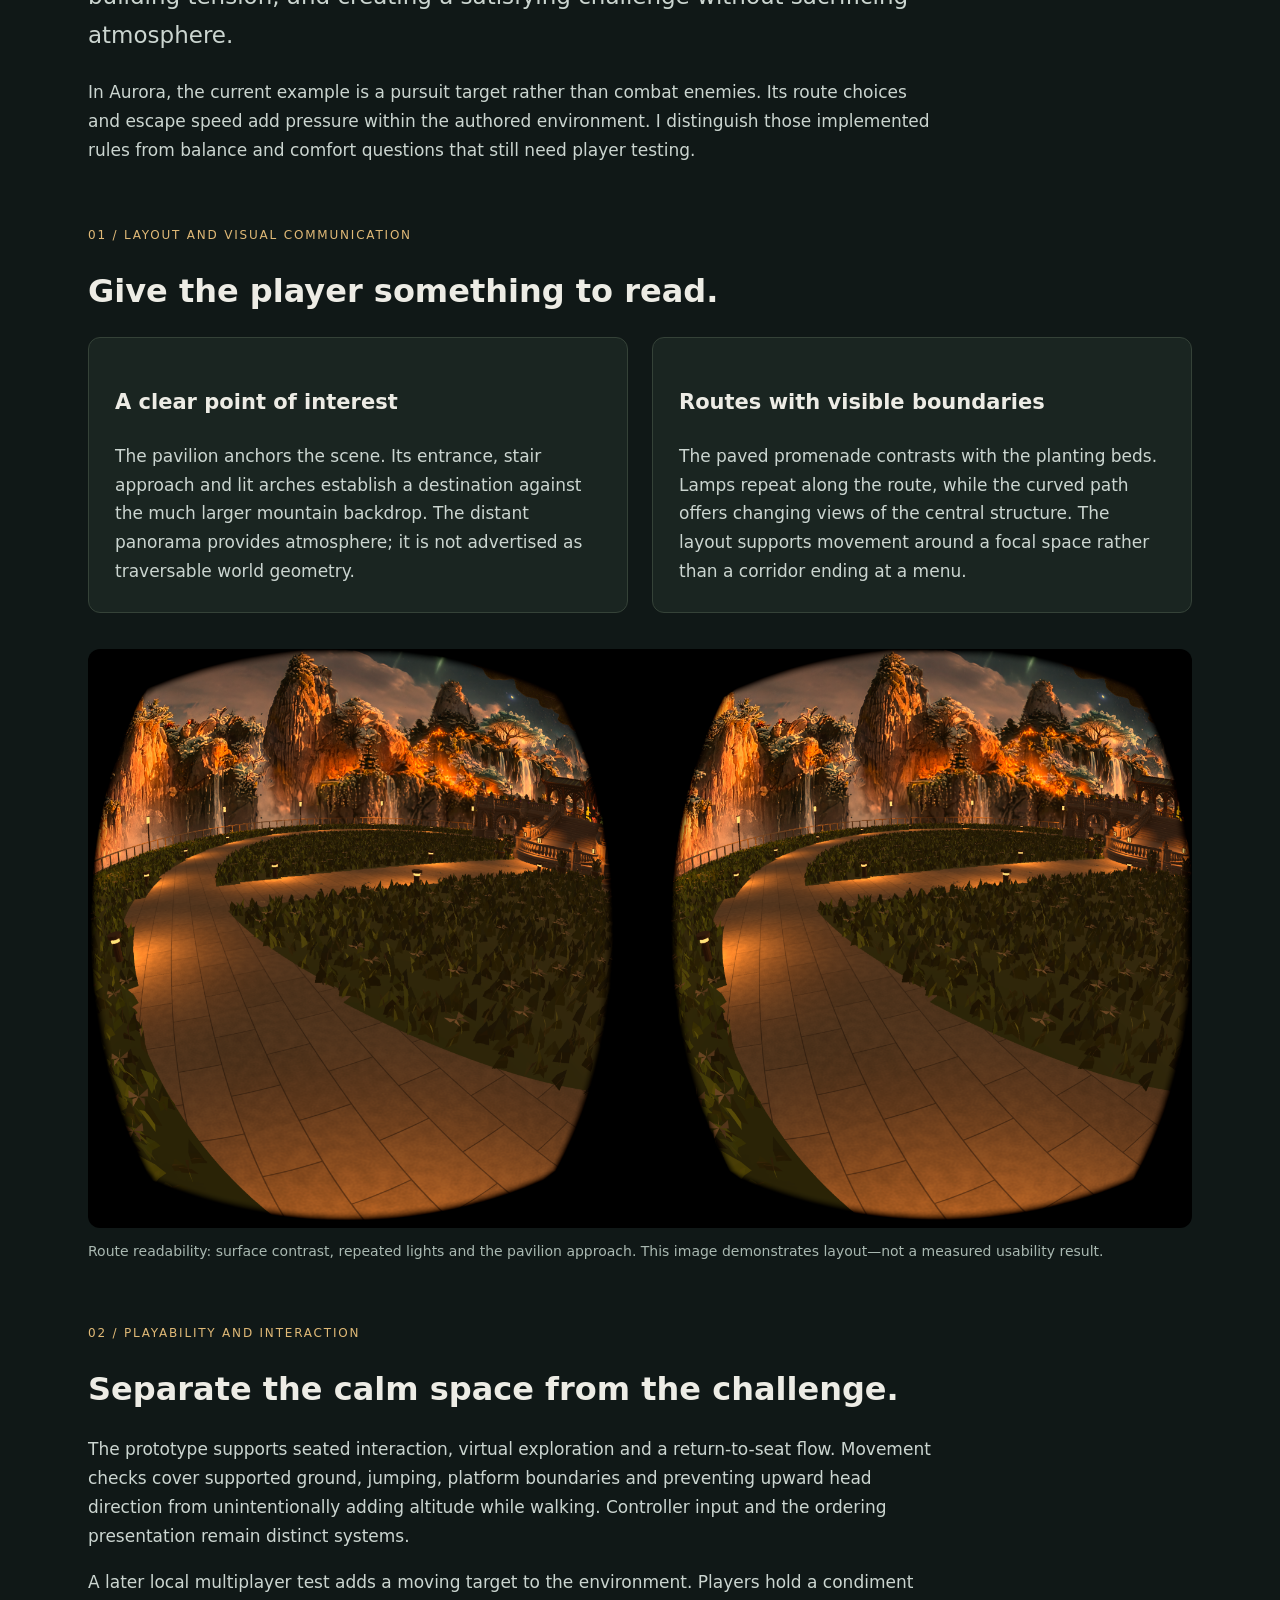
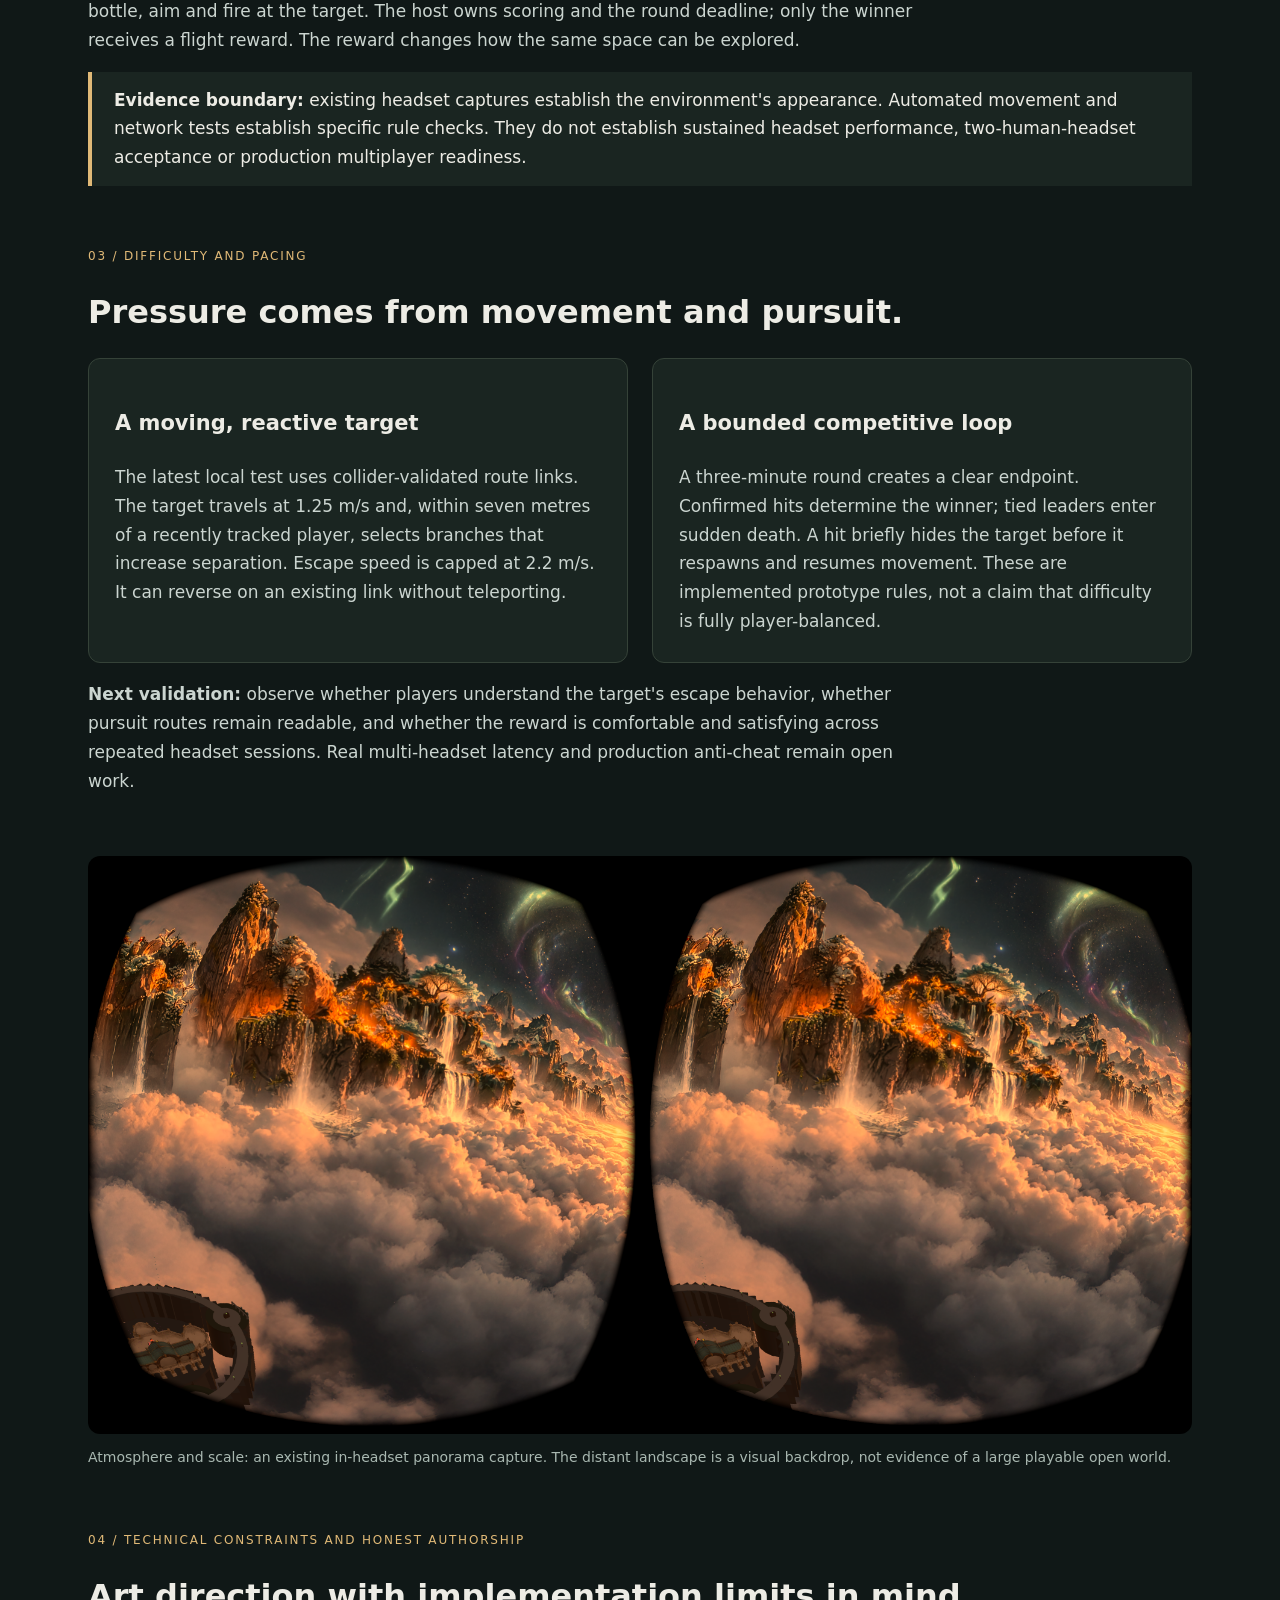
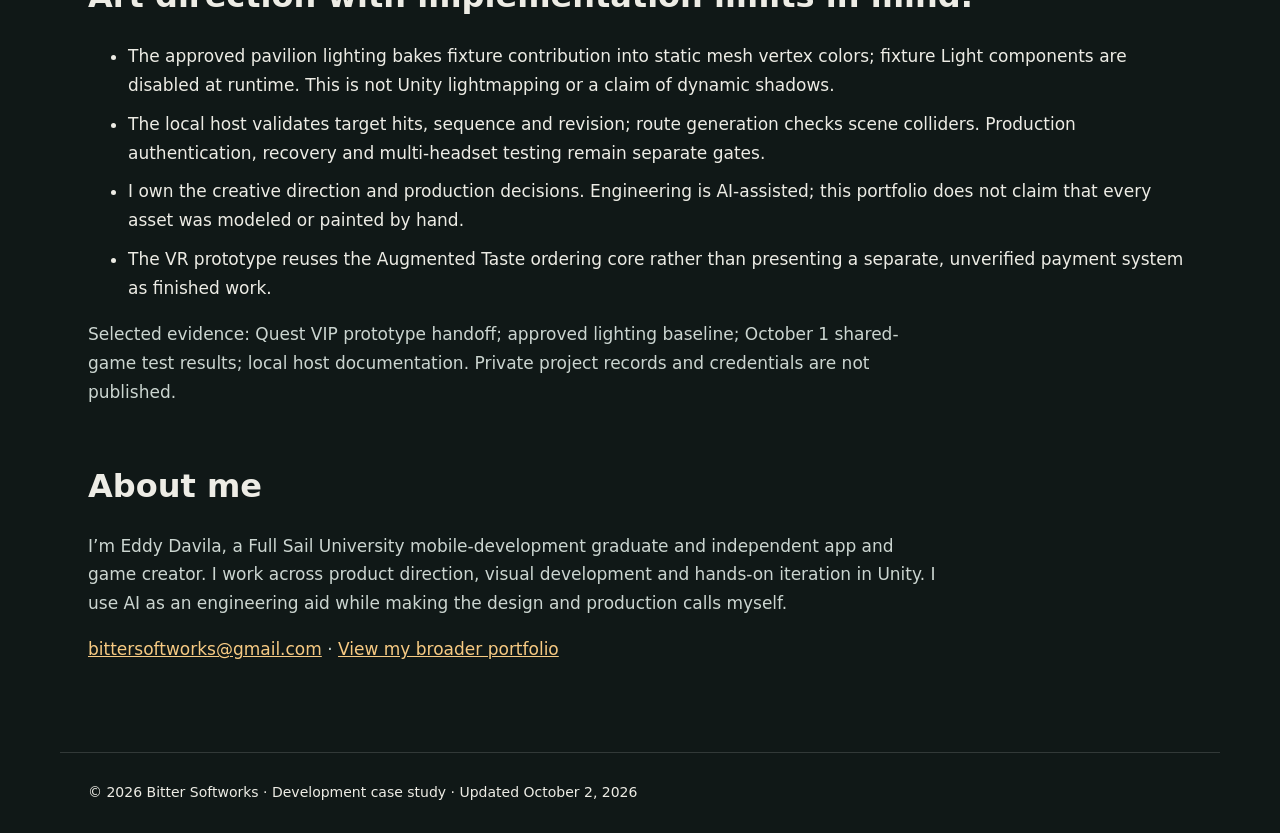
<file: aurora-vr/index.html>
<!doctype html><html lang="en"><head><meta charset="utf-8"><meta name="viewport" content="width=device-width,initial-scale=1"><title>Aurora VR — Environment & Gameplay Design | Eddy Davila</title><meta name="description" content="Eddy Davila's Unity VR environment and gameplay prototype: spatial layout, visual guidance, traversal and a pursuit encounter. Actual Quest development captures."><style>*{box-sizing:border-box}body{margin:0;background:#101817;color:#edece5;font:17px/1.7 system-ui,sans-serif}a{color:#f7ca83}header,main,footer{max-width:1160px;margin:auto;padding:28px}header{display:flex;justify-content:space-between;gap:20px;border-bottom:1px solid #ffffff24}.eyebrow{color:#e0b977;text-transform:uppercase;letter-spacing:.15em;font-size:12px}h1{font-size:clamp(44px,7vw,88px);line-height:1.05;letter-spacing:-.05em;margin:28px 0}h2{font-size:32px;line-height:1.2}h3{font-size:21px}p{max-width:850px;color:#cbd5d0}.intro{font-size:23px}figure{margin:36px 0}img{display:block;width:100%;height:auto;border-radius:12px;background:#000}figcaption{font-size:14px;color:#a9b8b1;margin-top:12px}.grid{display:grid;grid-template-columns:repeat(2,1fr);gap:24px}.card{padding:26px;background:#1a2521;border:1px solid #354238;border-radius:12px}.card p{margin-bottom:0}.status{border-left:4px solid #e0b977;padding:14px 22px;background:#1a2521}section{margin:60px 0}li{margin:10px 0}footer{border-top:1px solid #ffffff24;font-size:14px}@media(max-width:700px){.grid{grid-template-columns:1fr}header,main,footer{padding:20px}.intro{font-size:20px}}@media(prefers-reduced-motion:reduce){*{scroll-behavior:auto}}</style></head><body><header><a href="../">Bitter Softworks / Eddy Davila</a><span>Unity · Quest VR · Prototype</span></header><main><p class="eyebrow">Environment direction / spatial design / gameplay iteration</p><h1>A place to dine.<br>A world to explore.</h1><p class="intro">Aurora is a VR restaurant-world prototype connected to my Augmented Taste project. I direct the experience, environment and gameplay decisions, with AI-assisted engineering.</p><p>My focus is the transition from a seated, readable interaction space into an environment with routes, landmarks and a short competitive activity. This is independent development—not a claim that I managed a studio team or shipped an open-world title.</p><figure><a href="pavilion.png"><img src="pavilion.png" width="3664" height="1920" alt="Actual stereoscopic Quest capture: illuminated central stairs lead to an arched pavilion, framed by a large tree and garden."></a><figcaption>Existing Quest development capture from the project handoff, October 2026. Central stairs and the pavilion create a visible destination. The plant-placement prompt is development UI. Screenshots are unretouched stereo captures, not new renders or concept mockups.</figcaption></figure><section><p class="eyebrow">01 / Layout and visual communication</p><h2>Give the player something to read.</h2><div class="grid"><article class="card"><h3>A clear point of interest</h3><p>The pavilion anchors the scene. Its entrance, stair approach and lit arches establish a destination against the much larger mountain backdrop. The distant panorama provides atmosphere; it is not advertised as traversable world geometry.</p></article><article class="card"><h3>Routes with visible boundaries</h3><p>The paved promenade contrasts with the planting beds. Lamps repeat along the route, while the curved path offers changing views of the central structure. The layout supports movement around a focal space rather than a corridor ending at a menu.</p></article></div><figure><a href="routes.png"><img src="routes.png" width="3664" height="1920" loading="lazy" alt="Quest capture showing curved stone paths, planting beds, lamps and a pavilion approach."></a><figcaption>Route readability: surface contrast, repeated lights and the pavilion approach. This image demonstrates layout—not a measured usability result.</figcaption></figure></section><section><p class="eyebrow">02 / Playability and interaction</p><h2>Separate the calm space from the challenge.</h2><p>The prototype supports seated interaction, virtual exploration and a return-to-seat flow. Movement checks cover supported ground, jumping, platform boundaries and preventing upward head direction from unintentionally adding altitude while walking. Controller input and the ordering presentation remain distinct systems.</p><p>A later local multiplayer test adds a moving target to the environment. Players hold a condiment bottle, aim and fire at the target. The host owns scoring and the round deadline; only the winner receives a flight reward. The reward changes how the same space can be explored.</p><div class="status"><strong>Evidence boundary:</strong> existing headset captures establish the environment's appearance. Automated movement and network tests establish specific rule checks. They do not establish sustained headset performance, two-human-headset acceptance or production multiplayer readiness.</div></section><section><p class="eyebrow">03 / Difficulty and pacing</p><h2>Pressure comes from movement and pursuit.</h2><div class="grid"><article class="card"><h3>A moving, reactive target</h3><p>The latest local test uses collider-validated route links. The target travels at 1.25 m/s and, within seven metres of a recently tracked player, selects branches that increase separation. Escape speed is capped at 2.2 m/s. It can reverse on an existing link without teleporting.</p></article><article class="card"><h3>A bounded competitive loop</h3><p>A three-minute round creates a clear endpoint. Confirmed hits determine the winner; tied leaders enter sudden death. A hit briefly hides the target before it respawns and resumes movement. These are implemented prototype rules, not a claim that difficulty is fully player-balanced.</p></article></div><p><strong>Next validation:</strong> observe whether players understand the target's escape behavior, whether pursuit routes remain readable, and whether the reward is comfortable and satisfying across repeated headset sessions. Real multi-headset latency and production anti-cheat remain open work.</p></section><figure><a href="world.png"><img src="world.png" width="3664" height="1920" loading="lazy" alt="Stereoscopic Quest development capture of the atmospheric mountain panorama with a small portion of the pavilion platform visible below."></a><figcaption>Atmosphere and scale: an existing in-headset panorama capture. The distant landscape is a visual backdrop, not evidence of a large playable open world.</figcaption></figure><section><p class="eyebrow">04 / Technical constraints and honest authorship</p><h2>Art direction with implementation limits in mind.</h2><ul><li>The approved pavilion lighting bakes fixture contribution into static mesh vertex colors; fixture Light components are disabled at runtime. This is not Unity lightmapping or a claim of dynamic shadows.</li><li>The local host validates target hits, sequence and revision; route generation checks scene colliders. Production authentication, recovery and multi-headset testing remain separate gates.</li><li>I own the creative direction and production decisions. Engineering is AI-assisted; this portfolio does not claim that every asset was modeled or painted by hand.</li><li>The VR prototype reuses the Augmented Taste ordering core rather than presenting a separate, unverified payment system as finished work.</li></ul><p>Selected evidence: Quest VIP prototype handoff; approved lighting baseline; October 1 shared-game test results; local host documentation. Private project records and credentials are not published.</p></section><section><h2>About me</h2><p>I’m Eddy Davila, a Full Sail University mobile-development graduate and independent app and game creator. I work across product direction, visual development and hands-on iteration in Unity. I use AI as an engineering aid while making the design and production calls myself.</p><p><a href="mailto:bittersoftworks@gmail.com">bittersoftworks@gmail.com</a> · <a href="../">View my broader portfolio</a></p></section></main><footer>© 2026 Bitter Softworks · Development case study · Updated October 2, 2026</footer><script src="design-direction.js"></script></body></html>
</file>
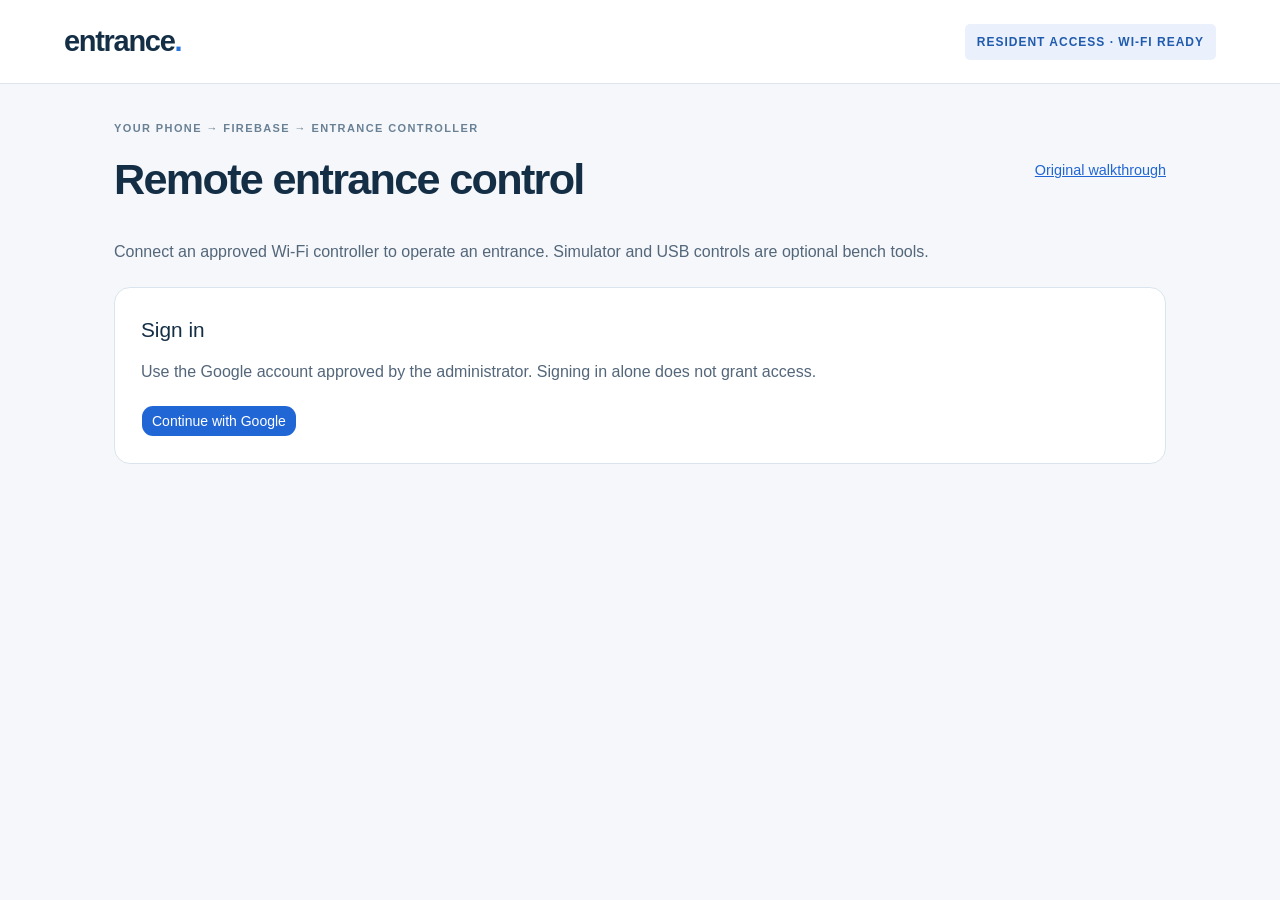
<file: entrance/index.html>
<!doctype html><html lang="en"><head><meta charset="UTF-8"><meta name="viewport" content="width=device-width,initial-scale=1"><title>Entrance Access</title>  <script type="module" crossorigin src="/entrance/assets/index-DYXRlnzw.js"></script>
  <link rel="stylesheet" crossorigin href="/entrance/assets/index-CFaDOJ3f.css">
</head><body><div id="root"></div></body></html>
</file>
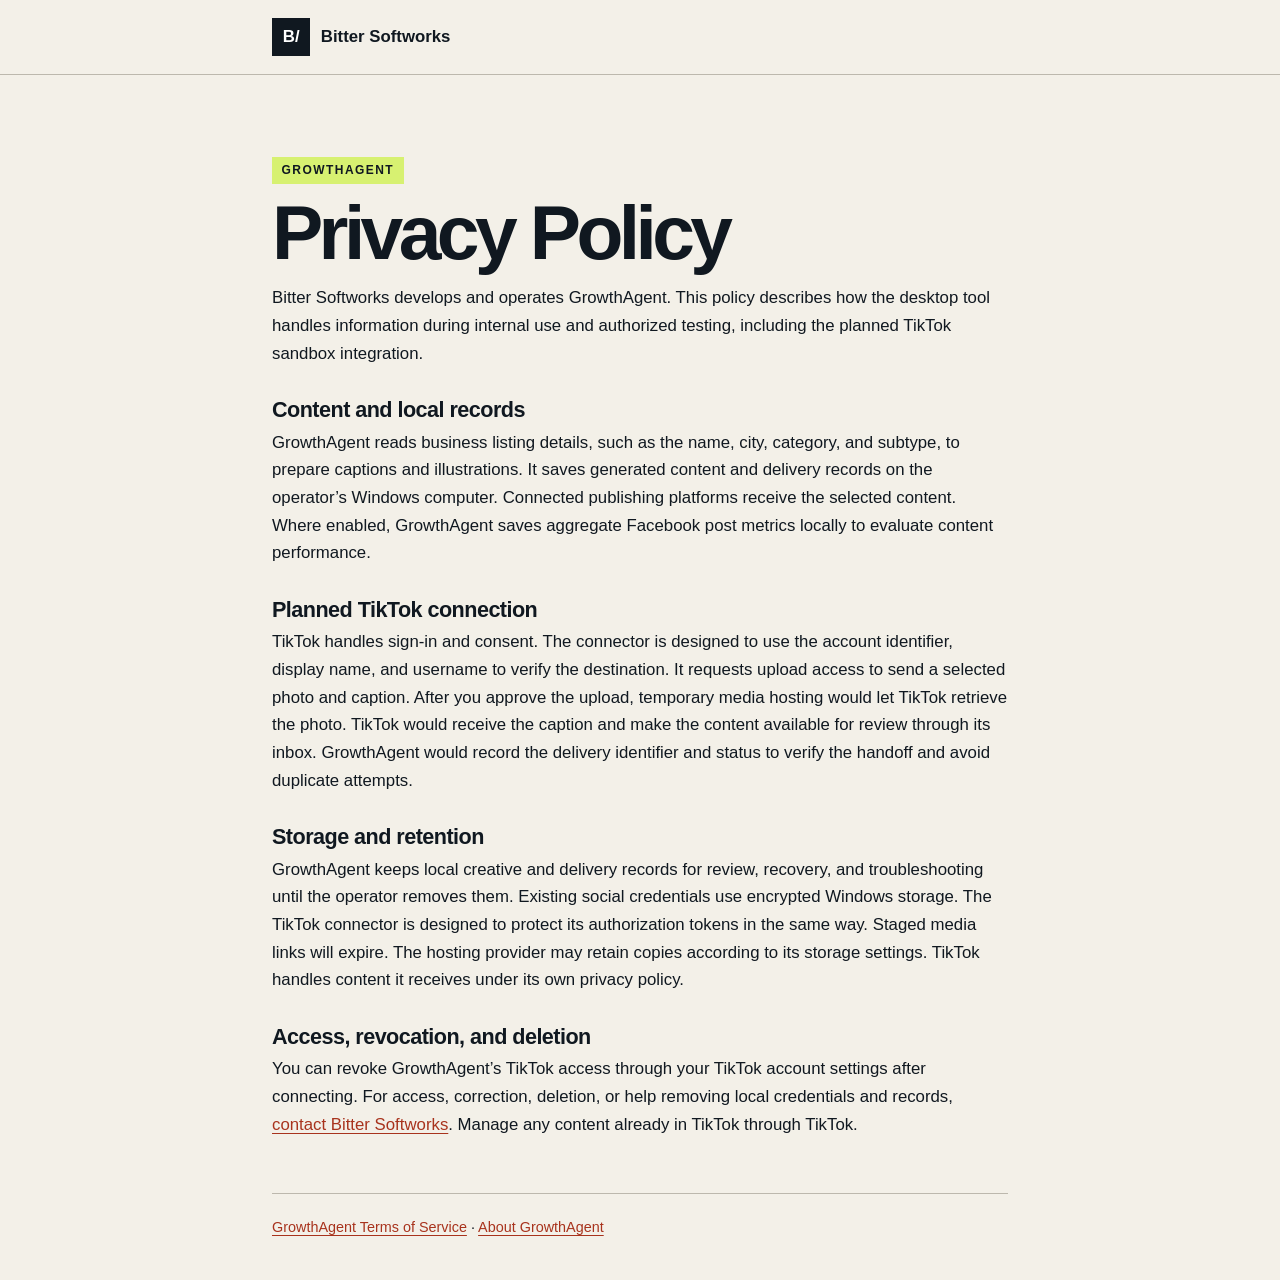
<file: growthagent-privacy.html>
<!doctype html>
<html lang="en">
<head>
  <meta charset="utf-8">
  <meta name="viewport" content="width=device-width, initial-scale=1">
  <meta name="theme-color" content="#101820">
  <title>GrowthAgent Privacy Policy | Bitter Softworks</title>
  <meta name="description" content="How Bitter Softworks handles information in the GrowthAgent desktop tool and its planned TikTok sandbox integration.">
  <style>
    :root { --ink: #101820; --paper: #f3f0e8; --accent: #a8331d; --line: #bcb8ad; --lime: #d7f171; }
    * { box-sizing: border-box; }
    body { margin: 0; color: var(--ink); background: var(--paper); font: 1.05rem/1.65 Arial, Helvetica, sans-serif; }
    a { color: var(--accent); text-underline-offset: .2em; }
    a:focus-visible { outline: 2px solid var(--accent); outline-offset: .25rem; }
    .masthead { border-bottom: 1px solid var(--line); }
    .masthead nav, main, footer { width: min(46rem, calc(100% - 2.5rem)); margin: auto; }
    .masthead nav { padding: 1.1rem 0; }
    .brand { display: inline-flex; align-items: center; gap: .65rem; color: var(--ink); font-weight: 900; text-decoration: none; }
    .mark { display: grid; place-items: center; width: 2.4rem; height: 2.4rem; color: white; background: var(--ink); }
    main { padding: clamp(2.5rem, 7vw, 5rem) 0 2.5rem; }
    .kicker { display: inline-block; margin: 0; padding: .2rem .6rem; background: var(--lime); font-size: .75rem; font-weight: 800; letter-spacing: .12em; text-transform: uppercase; }
    h1 { margin: .7rem 0 .9rem; font-size: clamp(2.65rem, 8vw, 4.8rem); line-height: .98; letter-spacing: -.06em; }
    h2 { margin: 1.85rem 0 .35rem; font-size: 1.35rem; line-height: 1.2; letter-spacing: -.025em; }
    p { margin: .35rem 0 .95rem; }
    footer { padding: 1.35rem 0 2.5rem; border-top: 1px solid var(--line); font-size: .9rem; }
  </style>
</head>
<body>
  <header class="masthead">
    <nav aria-label="Bitter Softworks">
      <a class="brand" href="https://eddydavila.github.io/#ai-agent-development"><span class="mark" aria-hidden="true">B/</span>Bitter Softworks</a>
    </nav>
  </header>
  <main>
    <p class="kicker">GrowthAgent</p>
    <h1>Privacy Policy</h1>
    <p>Bitter Softworks develops and operates GrowthAgent. This policy describes how the desktop tool handles information during internal use and authorized testing, including the planned TikTok sandbox integration.</p>

    <h2>Content and local records</h2>
    <p>GrowthAgent reads business listing details, such as the name, city, category, and subtype, to prepare captions and illustrations. It saves generated content and delivery records on the operator’s Windows computer. Connected publishing platforms receive the selected content. Where enabled, GrowthAgent saves aggregate Facebook post metrics locally to evaluate content performance.</p>

    <h2>Planned TikTok connection</h2>
    <p>TikTok handles sign-in and consent. The connector is designed to use the account identifier, display name, and username to verify the destination. It requests upload access to send a selected photo and caption. After you approve the upload, temporary media hosting would let TikTok retrieve the photo. TikTok would receive the caption and make the content available for review through its inbox. GrowthAgent would record the delivery identifier and status to verify the handoff and avoid duplicate attempts.</p>

    <h2>Storage and retention</h2>
    <p>GrowthAgent keeps local creative and delivery records for review, recovery, and troubleshooting until the operator removes them. Existing social credentials use encrypted Windows storage. The TikTok connector is designed to protect its authorization tokens in the same way. Staged media links will expire. The hosting provider may retain copies according to its storage settings. TikTok handles content it receives under its own privacy policy.</p>

    <h2>Access, revocation, and deletion</h2>
    <p>You can revoke GrowthAgent’s TikTok access through your TikTok account settings after connecting. For access, correction, deletion, or help removing local credentials and records, <a href="mailto:bittersoftworks@gmail.com?subject=GrowthAgent%20privacy%20request">contact Bitter Softworks</a>. Manage any content already in TikTok through TikTok.</p>
  </main>
  <footer>
    <a href="growthagent-terms.html">GrowthAgent Terms of Service</a> ·
    <a href="https://eddydavila.github.io/#ai-agent-development">About GrowthAgent</a>
  </footer>
</body>
</html>
</file>
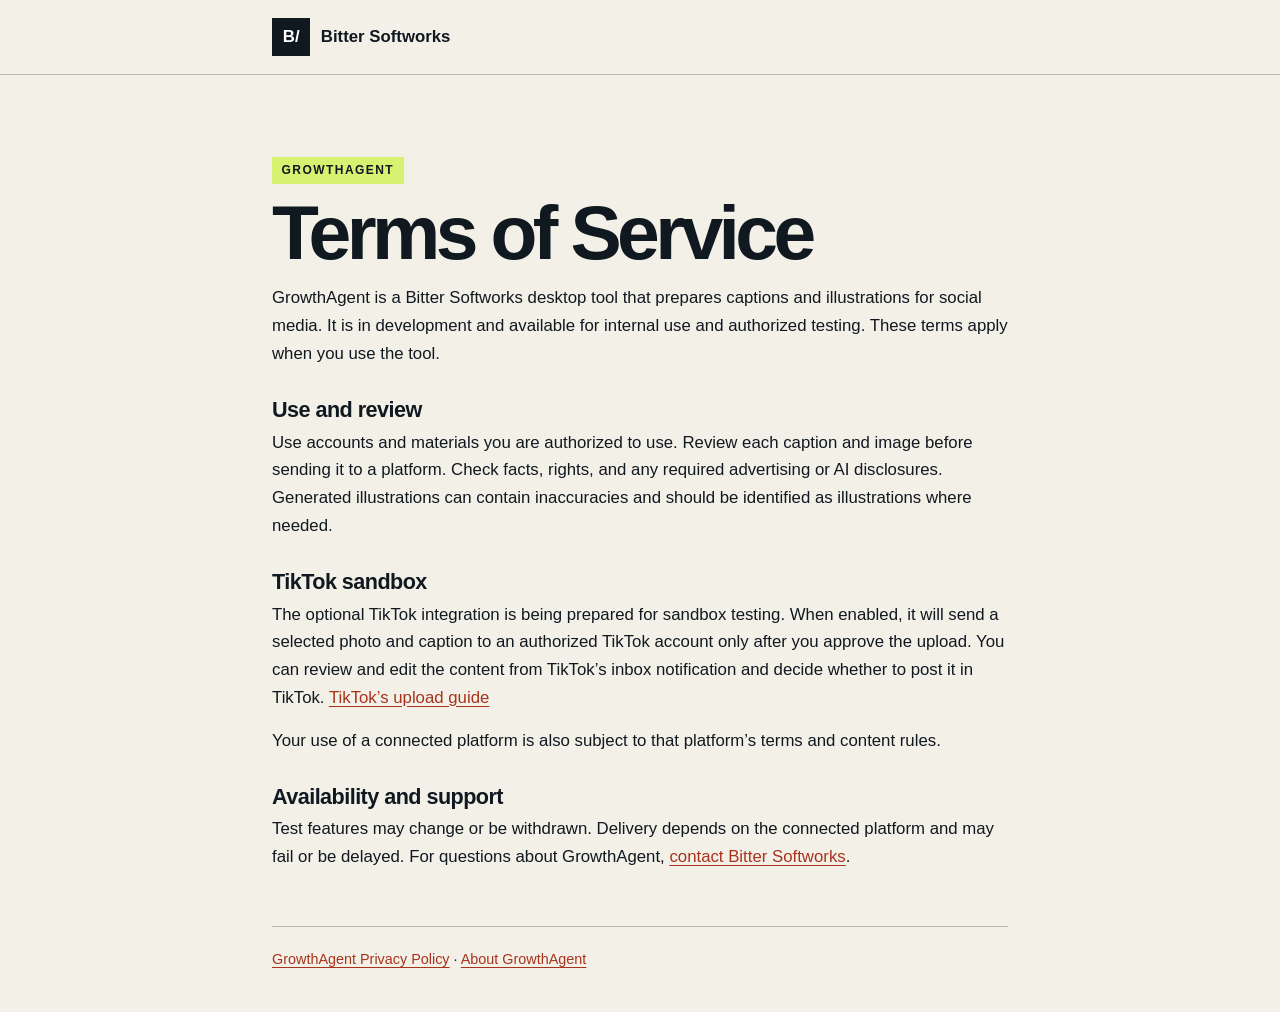
<file: growthagent-terms.html>
<!doctype html>
<html lang="en">
<head>
  <meta charset="utf-8">
  <meta name="viewport" content="width=device-width, initial-scale=1">
  <meta name="theme-color" content="#101820">
  <title>GrowthAgent Terms of Service | Bitter Softworks</title>
  <meta name="description" content="Terms of Service for GrowthAgent, a Bitter Softworks desktop tool in development.">
  <style>
    :root { --ink: #101820; --paper: #f3f0e8; --accent: #a8331d; --line: #bcb8ad; --lime: #d7f171; }
    * { box-sizing: border-box; }
    body { margin: 0; color: var(--ink); background: var(--paper); font: 1.05rem/1.65 Arial, Helvetica, sans-serif; }
    a { color: var(--accent); text-underline-offset: .2em; }
    a:focus-visible { outline: 2px solid var(--accent); outline-offset: .25rem; }
    .masthead { border-bottom: 1px solid var(--line); }
    .masthead nav, main, footer { width: min(46rem, calc(100% - 2.5rem)); margin: auto; }
    .masthead nav { padding: 1.1rem 0; }
    .brand { display: inline-flex; align-items: center; gap: .65rem; color: var(--ink); font-weight: 900; text-decoration: none; }
    .mark { display: grid; place-items: center; width: 2.4rem; height: 2.4rem; color: white; background: var(--ink); }
    main { padding: clamp(2.5rem, 7vw, 5rem) 0 2.5rem; }
    .kicker { display: inline-block; margin: 0; padding: .2rem .6rem; background: var(--lime); font-size: .75rem; font-weight: 800; letter-spacing: .12em; text-transform: uppercase; }
    h1 { margin: .7rem 0 .9rem; font-size: clamp(2.65rem, 8vw, 4.8rem); line-height: .98; letter-spacing: -.06em; }
    h2 { margin: 1.85rem 0 .35rem; font-size: 1.35rem; line-height: 1.2; letter-spacing: -.025em; }
    p { margin: .35rem 0 .95rem; }
    footer { padding: 1.35rem 0 2.5rem; border-top: 1px solid var(--line); font-size: .9rem; }
  </style>
</head>
<body>
  <header class="masthead">
    <nav aria-label="Bitter Softworks">
      <a class="brand" href="https://eddydavila.github.io/#ai-agent-development"><span class="mark" aria-hidden="true">B/</span>Bitter Softworks</a>
    </nav>
  </header>
  <main>
    <p class="kicker">GrowthAgent</p>
    <h1>Terms of Service</h1>
    <p>GrowthAgent is a Bitter Softworks desktop tool that prepares captions and illustrations for social media. It is in development and available for internal use and authorized testing. These terms apply when you use the tool.</p>

    <h2>Use and review</h2>
    <p>Use accounts and materials you are authorized to use. Review each caption and image before sending it to a platform. Check facts, rights, and any required advertising or AI disclosures. Generated illustrations can contain inaccuracies and should be identified as illustrations where needed.</p>

    <h2>TikTok sandbox</h2>
    <p>The optional TikTok integration is being prepared for sandbox testing. When enabled, it will send a selected photo and caption to an authorized TikTok account only after you approve the upload. You can review and edit the content from TikTok’s inbox notification and decide whether to post it in TikTok. <a href="https://developers.tiktok.com/docs/en/content-posting-api-get-started-upload-content">TikTok’s upload guide</a></p>
    <p>Your use of a connected platform is also subject to that platform’s terms and content rules.</p>

    <h2>Availability and support</h2>
    <p>Test features may change or be withdrawn. Delivery depends on the connected platform and may fail or be delayed. For questions about GrowthAgent, <a href="mailto:bittersoftworks@gmail.com?subject=GrowthAgent%20support">contact Bitter Softworks</a>.</p>
  </main>
  <footer>
    <a href="growthagent-privacy.html">GrowthAgent Privacy Policy</a> ·
    <a href="https://eddydavila.github.io/#ai-agent-development">About GrowthAgent</a>
  </footer>
</body>
</html>
</file>
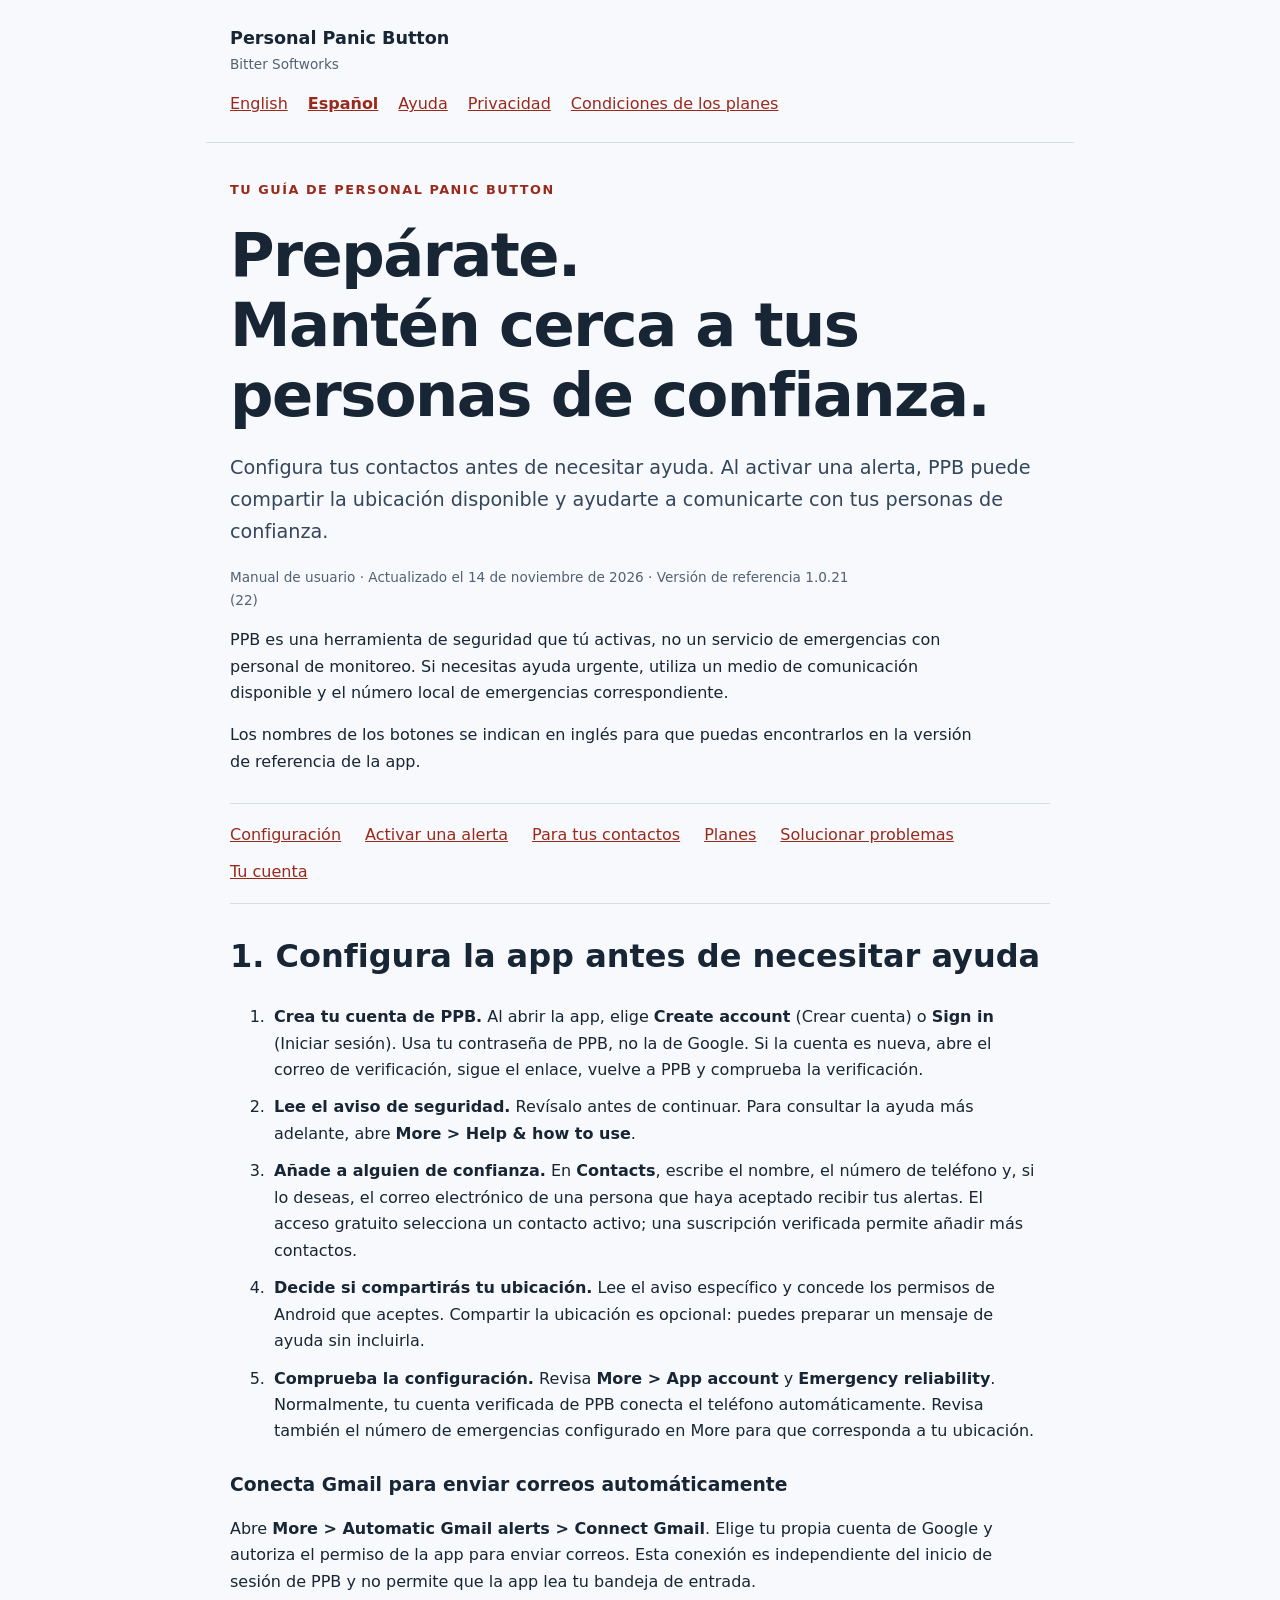
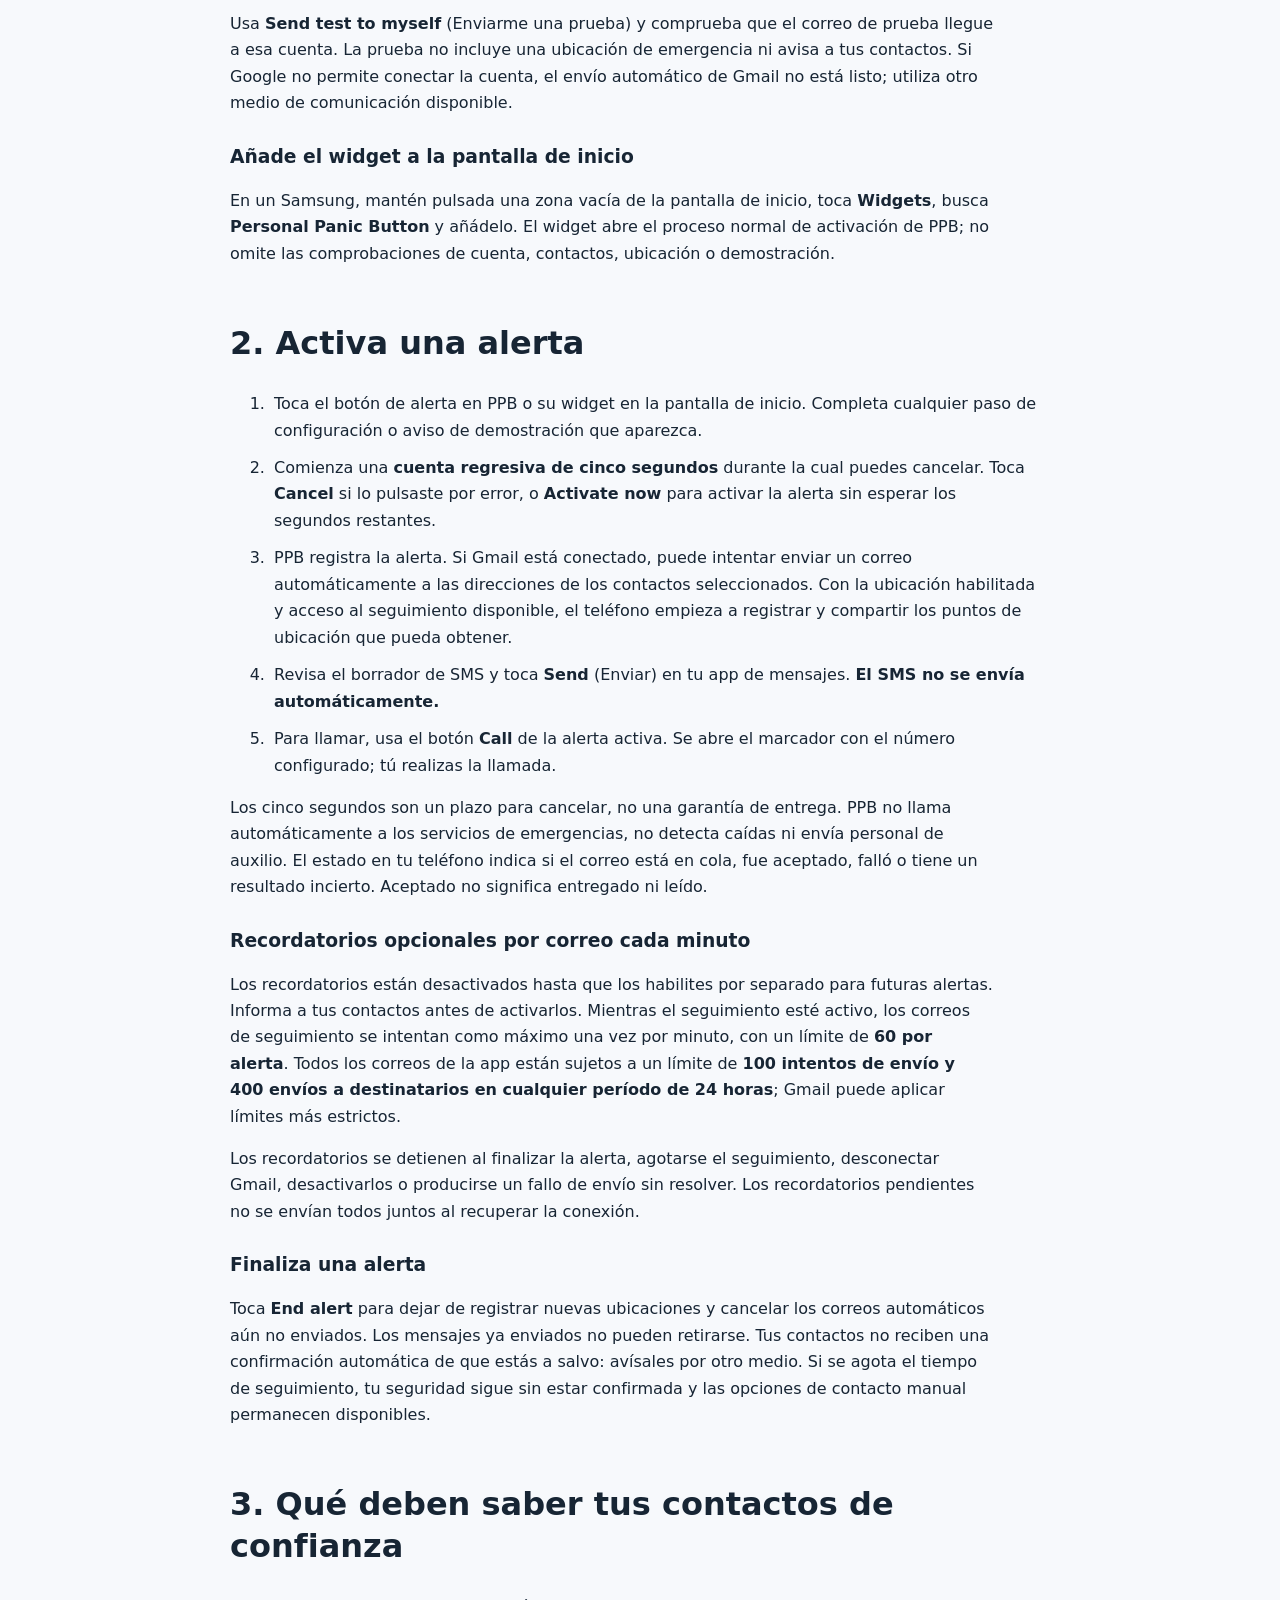
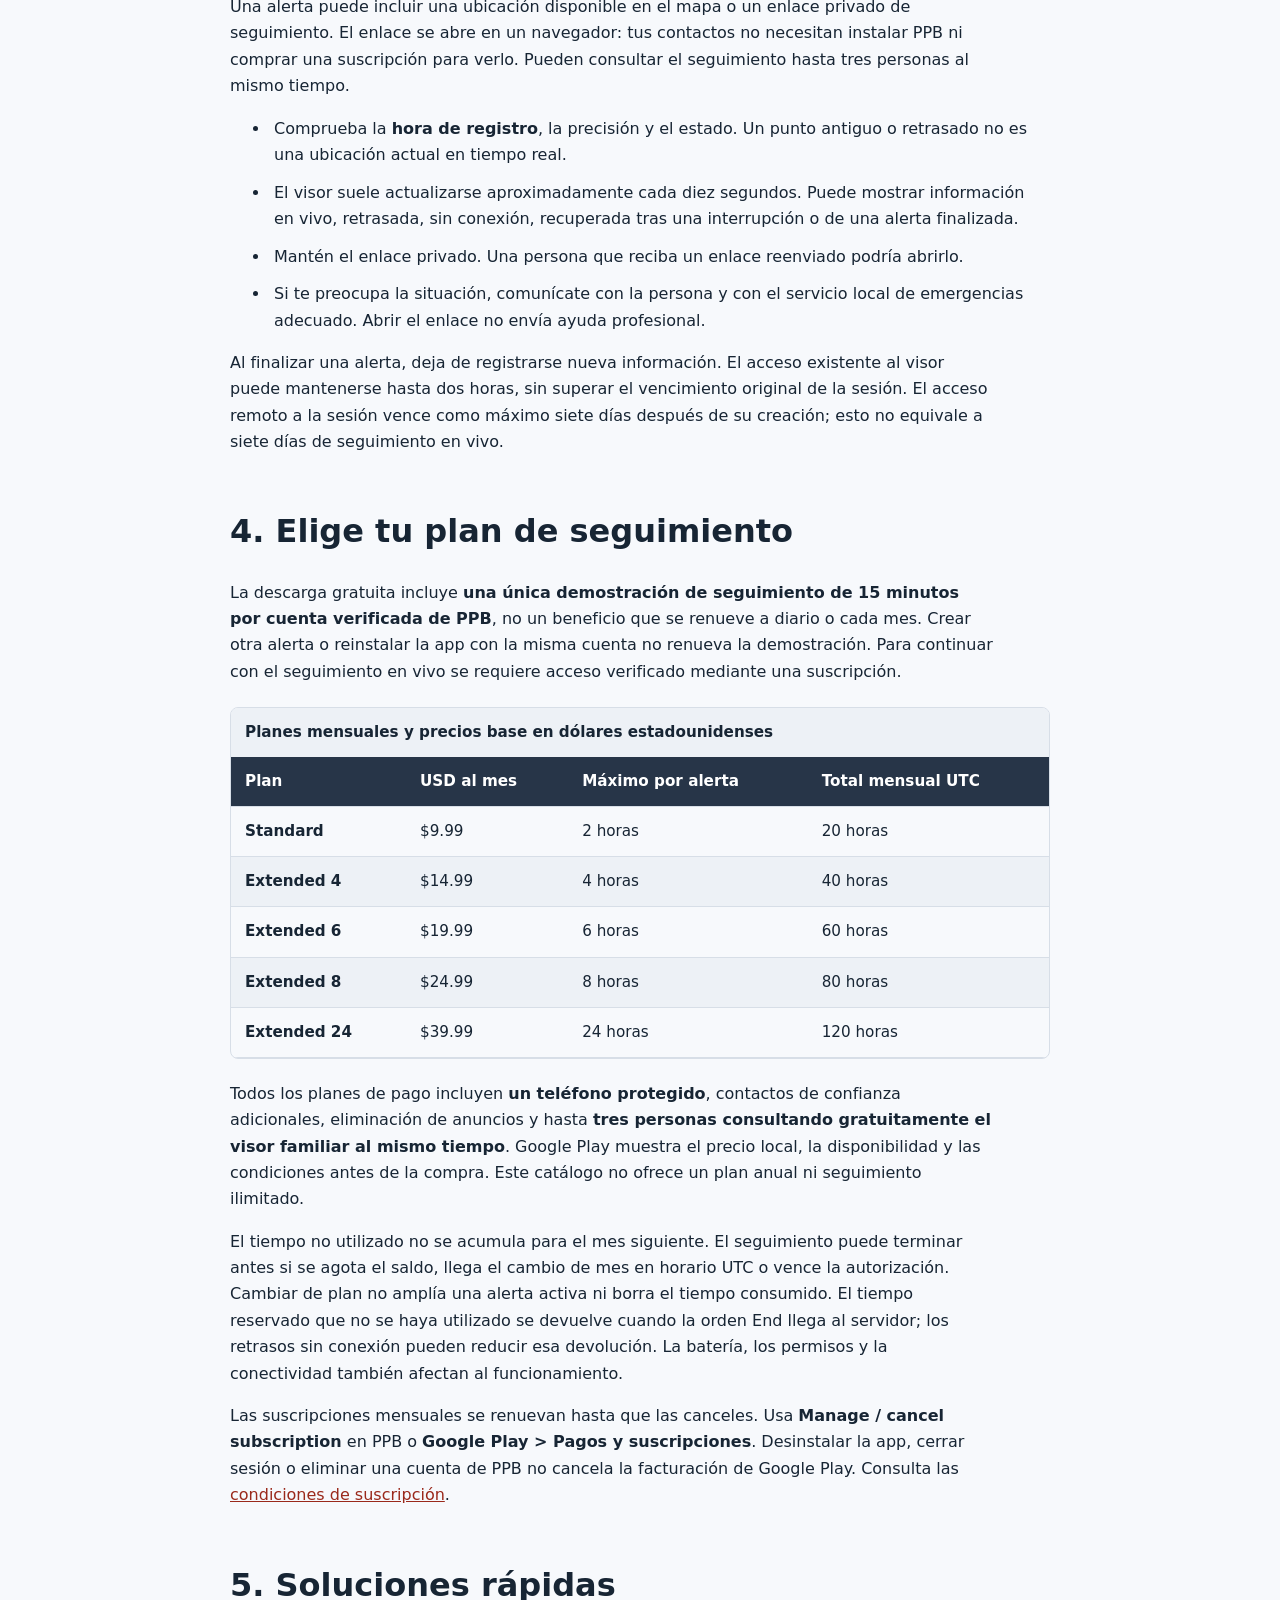
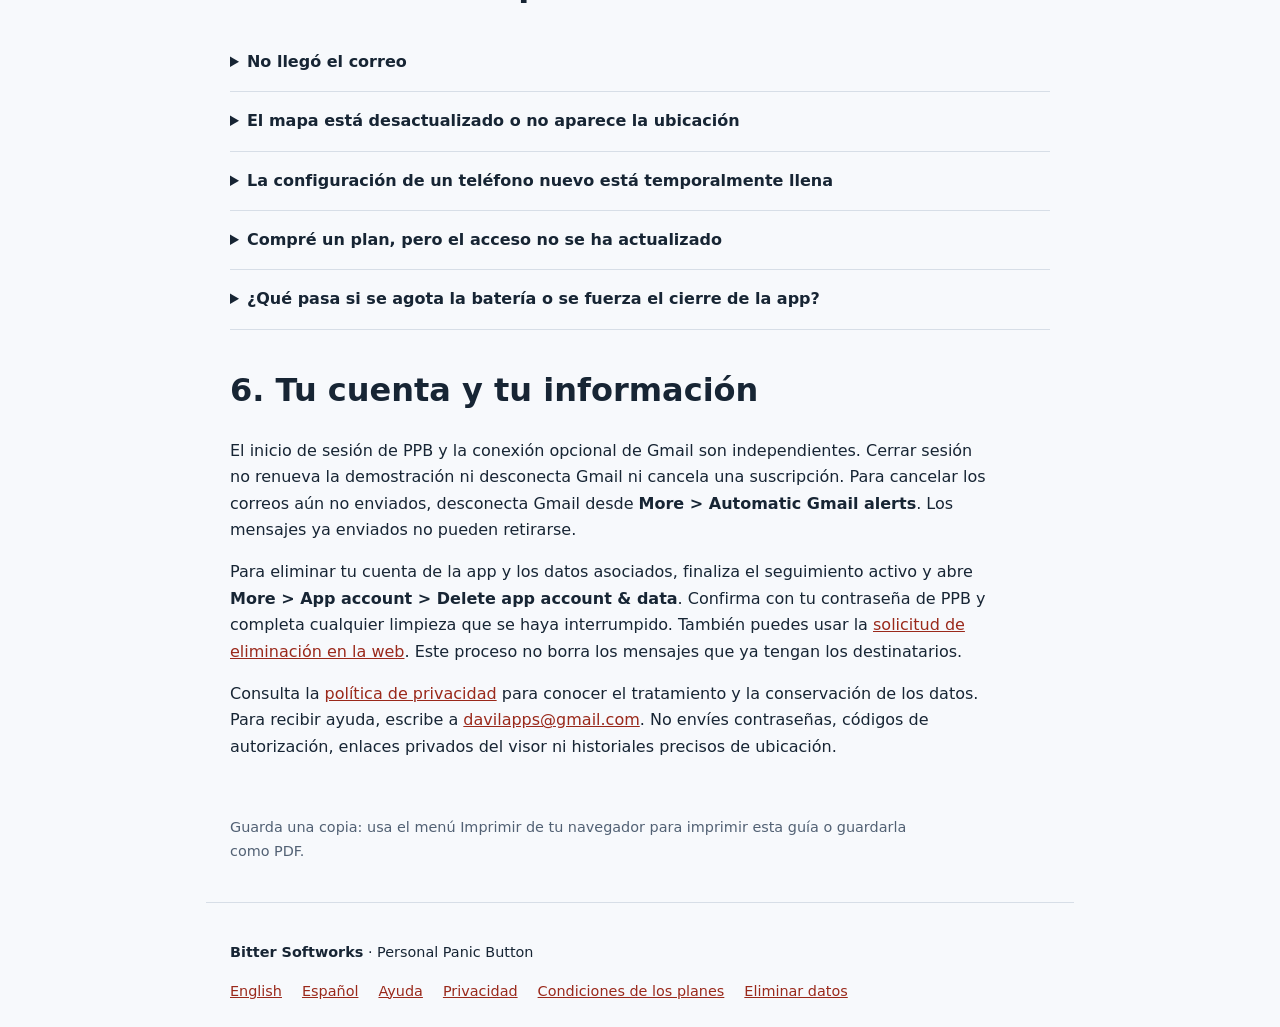
<file: personal-panic-button/manual-es.html>
<!doctype html>
<html lang="es">
<head>
  <meta charset="utf-8">
  <meta name="viewport" content="width=device-width,initial-scale=1">
  <meta name="description" content="Aprende a configurar Personal Panic Button, avisar a tus contactos de confianza, compartir tu ubicación, usar el widget y elegir un plan de seguimiento.">
  <title>Manual de usuario de Personal Panic Button | Bitter Softworks</title>
  <link rel="canonical" href="https://eddydavila.github.io/personal-panic-button/manual-es.html">
  <link rel="alternate" hreflang="en" href="https://eddydavila.github.io/personal-panic-button/manual.html">
  <link rel="alternate" hreflang="es" href="https://eddydavila.github.io/personal-panic-button/manual-es.html">
  <link rel="alternate" hreflang="x-default" href="https://eddydavila.github.io/personal-panic-button/manual.html">
  <link rel="stylesheet" href="manual.css">
</head>
<body>
  <a class="skip-link" href="#main">Ir al manual</a>
  <header>
    <a class="brand" href="/#personal-panic-button">Personal Panic Button <span>Bitter Softworks</span></a>
    <nav aria-label="Navegación principal"><a href="manual.html" lang="en" hreflang="en">English</a><a href="manual-es.html" lang="es" hreflang="es" aria-current="page">Español</a><a href="https://bittersoftworks-ppb-relay.web.app/support.html">Ayuda</a><a href="https://bittersoftworks-ppb-relay.web.app/privacy.html">Privacidad</a><a href="https://bittersoftworks-ppb-relay.web.app/terms.html">Condiciones de los planes</a></nav>
  </header>
  <main id="main">
    <p class="eyebrow">TU GUÍA DE PERSONAL PANIC BUTTON</p>
    <h1>Prepárate.<br>Mantén cerca a tus personas de confianza.</h1>
    <p class="lead">Configura tus contactos antes de necesitar ayuda. Al activar una alerta, PPB puede compartir la ubicación disponible y ayudarte a comunicarte con tus personas de confianza.</p>
    <p class="updated">Manual de usuario · Actualizado el 14 de noviembre de 2026 · Versión de referencia 1.0.21 (22)</p>
    <p>PPB es una herramienta de seguridad que tú activas, no un servicio de emergencias con personal de monitoreo. Si necesitas ayuda urgente, utiliza un medio de comunicación disponible y el número local de emergencias correspondiente.</p>
    <p>Los nombres de los botones se indican en inglés para que puedas encontrarlos en la versión de referencia de la app.</p>
    <nav class="contents" aria-label="En esta página"><a href="#setup">Configuración</a><a href="#alert">Activar una alerta</a><a href="#family">Para tus contactos</a><a href="#plans">Planes</a><a href="#troubleshooting">Solucionar problemas</a><a href="#account">Tu cuenta</a></nav>

    <section id="setup" aria-labelledby="setup-title">
      <h2 id="setup-title">1. Configura la app antes de necesitar ayuda</h2>
      <ol>
        <li><strong>Crea tu cuenta de PPB.</strong> Al abrir la app, elige <strong>Create account</strong> (Crear cuenta) o <strong>Sign in</strong> (Iniciar sesión). Usa tu contraseña de PPB, no la de Google. Si la cuenta es nueva, abre el correo de verificación, sigue el enlace, vuelve a PPB y comprueba la verificación.</li>
        <li><strong>Lee el aviso de seguridad.</strong> Revísalo antes de continuar. Para consultar la ayuda más adelante, abre <strong>More &gt; Help &amp; how to use</strong>.</li>
        <li><strong>Añade a alguien de confianza.</strong> En <strong>Contacts</strong>, escribe el nombre, el número de teléfono y, si lo deseas, el correo electrónico de una persona que haya aceptado recibir tus alertas. El acceso gratuito selecciona un contacto activo; una suscripción verificada permite añadir más contactos.</li>
        <li><strong>Decide si compartirás tu ubicación.</strong> Lee el aviso específico y concede los permisos de Android que aceptes. Compartir la ubicación es opcional: puedes preparar un mensaje de ayuda sin incluirla.</li>
        <li><strong>Comprueba la configuración.</strong> Revisa <strong>More &gt; App account</strong> y <strong>Emergency reliability</strong>. Normalmente, tu cuenta verificada de PPB conecta el teléfono automáticamente. Revisa también el número de emergencias configurado en More para que corresponda a tu ubicación.</li>
      </ol>
      <h3>Conecta Gmail para enviar correos automáticamente</h3>
      <p>Abre <strong>More &gt; Automatic Gmail alerts &gt; Connect Gmail</strong>. Elige tu propia cuenta de Google y autoriza el permiso de la app para enviar correos. Esta conexión es independiente del inicio de sesión de PPB y no permite que la app lea tu bandeja de entrada.</p>
      <p>Usa <strong>Send test to myself</strong> (Enviarme una prueba) y comprueba que el correo de prueba llegue a esa cuenta. La prueba no incluye una ubicación de emergencia ni avisa a tus contactos. Si Google no permite conectar la cuenta, el envío automático de Gmail no está listo; utiliza otro medio de comunicación disponible.</p>
      <h3>Añade el widget a la pantalla de inicio</h3>
      <p>En un Samsung, mantén pulsada una zona vacía de la pantalla de inicio, toca <strong>Widgets</strong>, busca <strong>Personal Panic Button</strong> y añádelo. El widget abre el proceso normal de activación de PPB; no omite las comprobaciones de cuenta, contactos, ubicación o demostración.</p>
    </section>

    <section id="alert" aria-labelledby="alert-title">
      <h2 id="alert-title">2. Activa una alerta</h2>
      <ol>
        <li>Toca el botón de alerta en PPB o su widget en la pantalla de inicio. Completa cualquier paso de configuración o aviso de demostración que aparezca.</li>
        <li>Comienza una <strong>cuenta regresiva de cinco segundos</strong> durante la cual puedes cancelar. Toca <strong>Cancel</strong> si lo pulsaste por error, o <strong>Activate now</strong> para activar la alerta sin esperar los segundos restantes.</li>
        <li>PPB registra la alerta. Si Gmail está conectado, puede intentar enviar un correo automáticamente a las direcciones de los contactos seleccionados. Con la ubicación habilitada y acceso al seguimiento disponible, el teléfono empieza a registrar y compartir los puntos de ubicación que pueda obtener.</li>
        <li>Revisa el borrador de SMS y toca <strong>Send</strong> (Enviar) en tu app de mensajes. <strong>El SMS no se envía automáticamente.</strong></li>
        <li>Para llamar, usa el botón <strong>Call</strong> de la alerta activa. Se abre el marcador con el número configurado; tú realizas la llamada.</li>
      </ol>
      <p>Los cinco segundos son un plazo para cancelar, no una garantía de entrega. PPB no llama automáticamente a los servicios de emergencias, no detecta caídas ni envía personal de auxilio. El estado en tu teléfono indica si el correo está en cola, fue aceptado, falló o tiene un resultado incierto. Aceptado no significa entregado ni leído.</p>
      <h3>Recordatorios opcionales por correo cada minuto</h3>
      <p>Los recordatorios están desactivados hasta que los habilites por separado para futuras alertas. Informa a tus contactos antes de activarlos. Mientras el seguimiento esté activo, los correos de seguimiento se intentan como máximo una vez por minuto, con un límite de <strong>60 por alerta</strong>. Todos los correos de la app están sujetos a un límite de <strong>100 intentos de envío y 400 envíos a destinatarios en cualquier período de 24 horas</strong>; Gmail puede aplicar límites más estrictos.</p>
      <p>Los recordatorios se detienen al finalizar la alerta, agotarse el seguimiento, desconectar Gmail, desactivarlos o producirse un fallo de envío sin resolver. Los recordatorios pendientes no se envían todos juntos al recuperar la conexión.</p>
      <h3>Finaliza una alerta</h3>
      <p>Toca <strong>End alert</strong> para dejar de registrar nuevas ubicaciones y cancelar los correos automáticos aún no enviados. Los mensajes ya enviados no pueden retirarse. Tus contactos no reciben una confirmación automática de que estás a salvo: avísales por otro medio. Si se agota el tiempo de seguimiento, tu seguridad sigue sin estar confirmada y las opciones de contacto manual permanecen disponibles.</p>
    </section>

    <section id="family" aria-labelledby="family-title">
      <h2 id="family-title">3. Qué deben saber tus contactos de confianza</h2>
      <p>Una alerta puede incluir una ubicación disponible en el mapa o un enlace privado de seguimiento. El enlace se abre en un navegador: tus contactos no necesitan instalar PPB ni comprar una suscripción para verlo. Pueden consultar el seguimiento hasta tres personas al mismo tiempo.</p>
      <ul><li>Comprueba la <strong>hora de registro</strong>, la precisión y el estado. Un punto antiguo o retrasado no es una ubicación actual en tiempo real.</li><li>El visor suele actualizarse aproximadamente cada diez segundos. Puede mostrar información en vivo, retrasada, sin conexión, recuperada tras una interrupción o de una alerta finalizada.</li><li>Mantén el enlace privado. Una persona que reciba un enlace reenviado podría abrirlo.</li><li>Si te preocupa la situación, comunícate con la persona y con el servicio local de emergencias adecuado. Abrir el enlace no envía ayuda profesional.</li></ul>
      <p>Al finalizar una alerta, deja de registrarse nueva información. El acceso existente al visor puede mantenerse hasta dos horas, sin superar el vencimiento original de la sesión. El acceso remoto a la sesión vence como máximo siete días después de su creación; esto no equivale a siete días de seguimiento en vivo.</p>
    </section>

    <section id="plans" aria-labelledby="plans-title">
      <h2 id="plans-title">4. Elige tu plan de seguimiento</h2>
      <p>La descarga gratuita incluye <strong>una única demostración de seguimiento de 15 minutos por cuenta verificada de PPB</strong>, no un beneficio que se renueve a diario o cada mes. Crear otra alerta o reinstalar la app con la misma cuenta no renueva la demostración. Para continuar con el seguimiento en vivo se requiere acceso verificado mediante una suscripción.</p>
      <div class="table-scroll" role="region" aria-label="Planes mensuales de seguimiento" tabindex="0">
        <table><caption>Planes mensuales y precios base en dólares estadounidenses</caption><thead><tr><th scope="col">Plan</th><th scope="col">USD al mes</th><th scope="col">Máximo por alerta</th><th scope="col">Total mensual UTC</th></tr></thead><tbody>
          <tr><th scope="row">Standard</th><td>$9.99</td><td>2 horas</td><td>20 horas</td></tr>
          <tr><th scope="row">Extended 4</th><td>$14.99</td><td>4 horas</td><td>40 horas</td></tr>
          <tr><th scope="row">Extended 6</th><td>$19.99</td><td>6 horas</td><td>60 horas</td></tr>
          <tr><th scope="row">Extended 8</th><td>$24.99</td><td>8 horas</td><td>80 horas</td></tr>
          <tr><th scope="row">Extended 24</th><td>$39.99</td><td>24 horas</td><td>120 horas</td></tr>
        </tbody></table>
      </div>
      <p>Todos los planes de pago incluyen <strong>un teléfono protegido</strong>, contactos de confianza adicionales, eliminación de anuncios y hasta <strong>tres personas consultando gratuitamente el visor familiar al mismo tiempo</strong>. Google Play muestra el precio local, la disponibilidad y las condiciones antes de la compra. Este catálogo no ofrece un plan anual ni seguimiento ilimitado.</p>
      <p>El tiempo no utilizado no se acumula para el mes siguiente. El seguimiento puede terminar antes si se agota el saldo, llega el cambio de mes en horario UTC o vence la autorización. Cambiar de plan no amplía una alerta activa ni borra el tiempo consumido. El tiempo reservado que no se haya utilizado se devuelve cuando la orden End llega al servidor; los retrasos sin conexión pueden reducir esa devolución. La batería, los permisos y la conectividad también afectan al funcionamiento.</p>
      <p>Las suscripciones mensuales se renuevan hasta que las canceles. Usa <strong>Manage / cancel subscription</strong> en PPB o <strong>Google Play &gt; Pagos y suscripciones</strong>. Desinstalar la app, cerrar sesión o eliminar una cuenta de PPB no cancela la facturación de Google Play. Consulta las <a href="https://bittersoftworks-ppb-relay.web.app/terms.html">condiciones de suscripción</a>.</p>
    </section>

    <section id="troubleshooting" aria-labelledby="troubleshooting-title">
      <h2 id="troubleshooting-title">5. Soluciones rápidas</h2>
      <details><summary>No llegó el correo</summary><p>Comprueba qué cuenta de Gmail está conectada, el correo del contacto seleccionado, la conexión a internet y el estado del envío en la app. En cola no significa enviado, y aceptado no confirma la llegada a la bandeja de entrada. Los límites de Gmail y los retrasos de Android en segundo plano pueden afectar al envío. Usa otro medio si el envío falla o su resultado es incierto.</p></details>
      <details><summary>El mapa está desactualizado o no aparece la ubicación</summary><p>Comprueba la hora del punto, tu elección de compartir ubicación, los permisos de Android, el tiempo de seguimiento disponible, la conexión de la cuenta y las comprobaciones de Emergency reliability. No siempre es posible obtener una ubicación GPS nueva. Sin conexión, los puntos pueden permanecer en la cola cifrada y limitada del teléfono hasta recuperar internet. Recuperar puntos anteriores no amplía el tiempo de seguimiento en vivo.</p></details>
      <details><summary>La configuración de un teléfono nuevo está temporalmente llena</summary><p>Tu cuenta puede estar verificada sin que el teléfono haya quedado conectado para seguimiento remoto. Contacta con soporte o vuelve a intentarlo cuando se reabra la capacidad. Mientras tanto, utiliza otro medio de comunicación disponible; una dirección de servidor guardada no confirma una conexión.</p></details>
      <details><summary>Compré un plan, pero el acceso no se ha actualizado</summary><p>Comprueba que Google Play use la cuenta con la que compraste el plan y que el teléfono tenga internet. Actualiza o restaura el acceso mediante los controles de compra de la app. La compra en Google Play y la verificación de PPB son pasos distintos. Contacta con soporte antes de repetir una compra innecesariamente.</p></details>
      <details><summary>¿Qué pasa si se agota la batería o se fuerza el cierre de la app?</summary><p>PPB no puede garantizar el funcionamiento si se apaga el teléfono, se fuerza el cierre, se retiran permisos o se agota la batería. Revisa Emergency reliability en More y las opciones de batería de Android. Ningún ajuste en segundo plano garantiza un servicio ininterrumpido.</p></details>
    </section>

    <section id="account" aria-labelledby="account-title">
      <h2 id="account-title">6. Tu cuenta y tu información</h2>
      <p>El inicio de sesión de PPB y la conexión opcional de Gmail son independientes. Cerrar sesión no renueva la demostración ni desconecta Gmail ni cancela una suscripción. Para cancelar los correos aún no enviados, desconecta Gmail desde <strong>More &gt; Automatic Gmail alerts</strong>. Los mensajes ya enviados no pueden retirarse.</p>
      <p>Para eliminar tu cuenta de la app y los datos asociados, finaliza el seguimiento activo y abre <strong>More &gt; App account &gt; Delete app account &amp; data</strong>. Confirma con tu contraseña de PPB y completa cualquier limpieza que se haya interrumpido. También puedes usar la <a href="https://bittersoftworks-ppb-relay.web.app/delete-data.html">solicitud de eliminación en la web</a>. Este proceso no borra los mensajes que ya tengan los destinatarios.</p>
      <p>Consulta la <a href="https://bittersoftworks-ppb-relay.web.app/privacy.html">política de privacidad</a> para conocer el tratamiento y la conservación de los datos. Para recibir ayuda, escribe a <a href="mailto:davilapps@gmail.com">davilapps@gmail.com</a>. No envíes contraseñas, códigos de autorización, enlaces privados del visor ni historiales precisos de ubicación.</p>
    </section>
    <p class="print-note">Guarda una copia: usa el menú Imprimir de tu navegador para imprimir esta guía o guardarla como PDF.</p>
  </main>
  <footer><p><strong>Bitter Softworks</strong> · Personal Panic Button</p><nav aria-label="Navegación del pie de página"><a href="manual.html" lang="en" hreflang="en">English</a><a href="manual-es.html" lang="es" hreflang="es">Español</a><a href="https://bittersoftworks-ppb-relay.web.app/support.html">Ayuda</a><a href="https://bittersoftworks-ppb-relay.web.app/privacy.html">Privacidad</a><a href="https://bittersoftworks-ppb-relay.web.app/terms.html">Condiciones de los planes</a><a href="https://bittersoftworks-ppb-relay.web.app/delete-data.html">Eliminar datos</a></nav></footer>
</body>
</html>
</file>
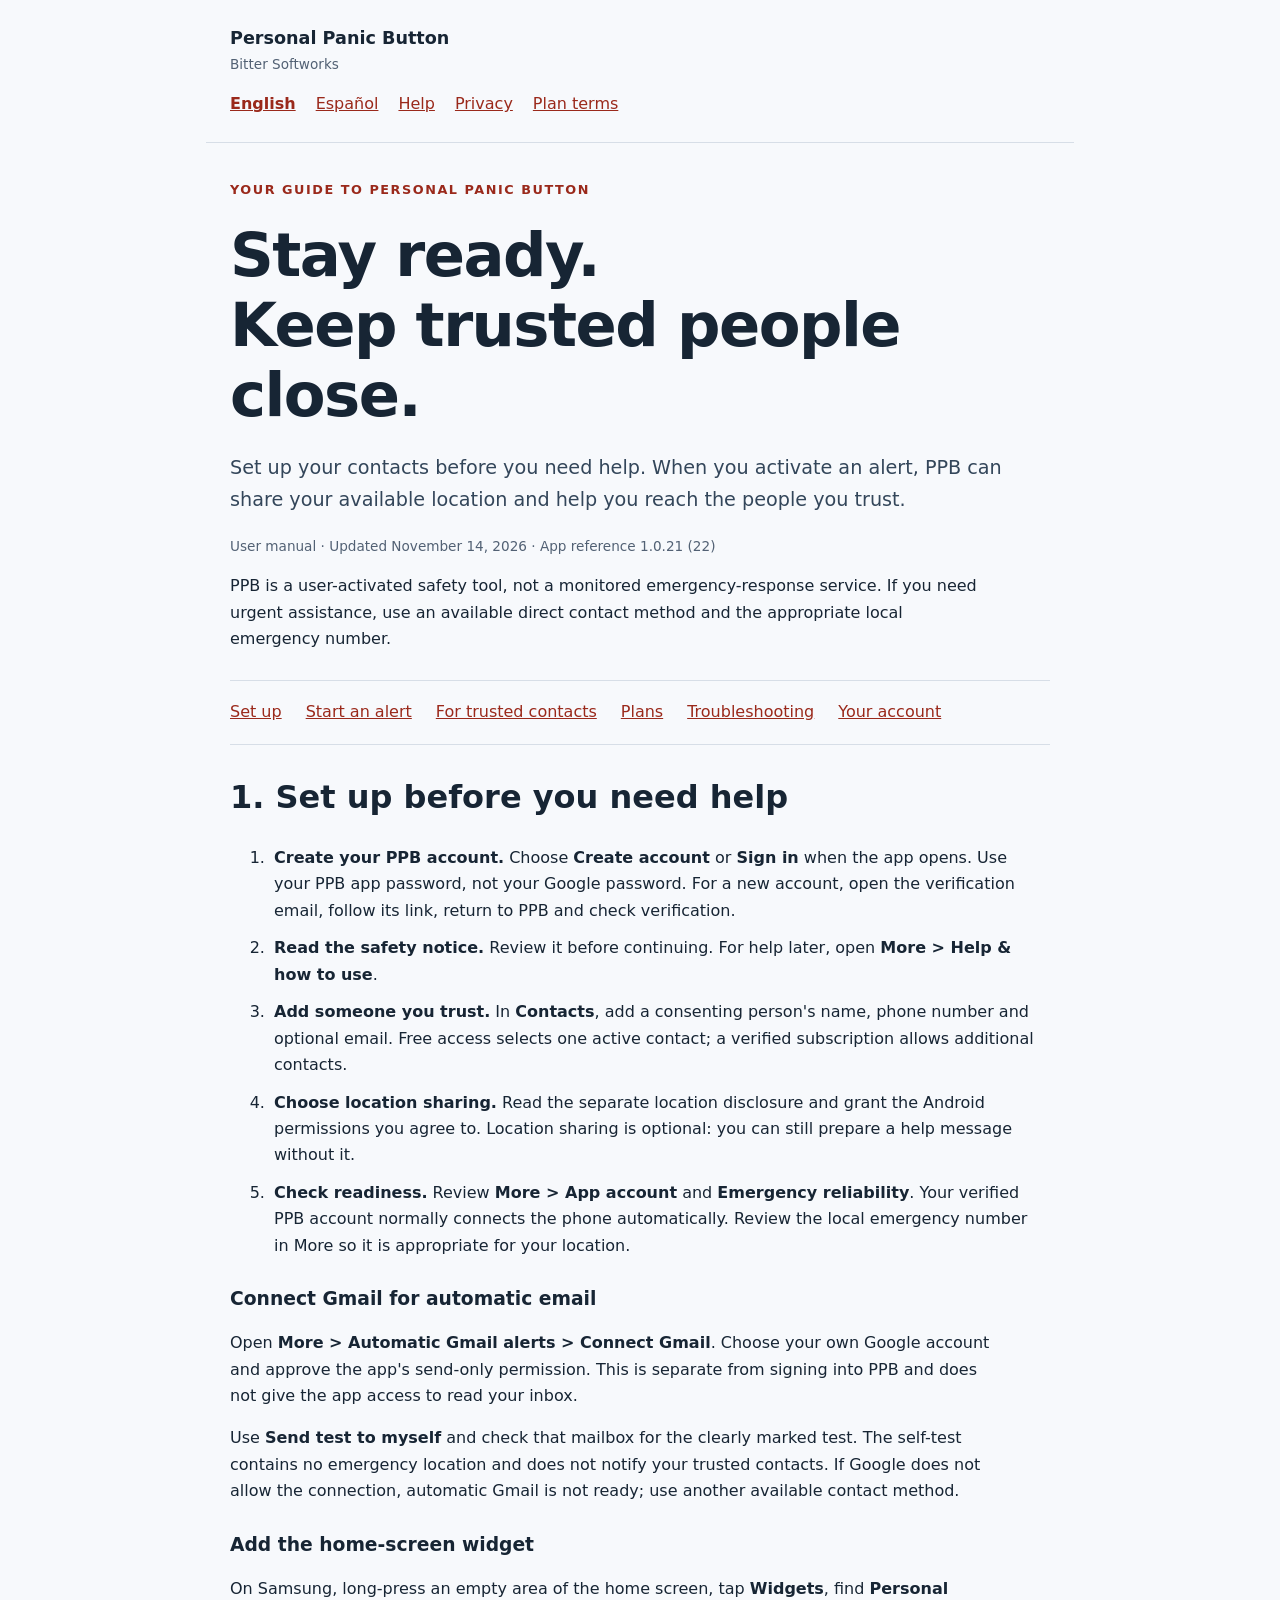
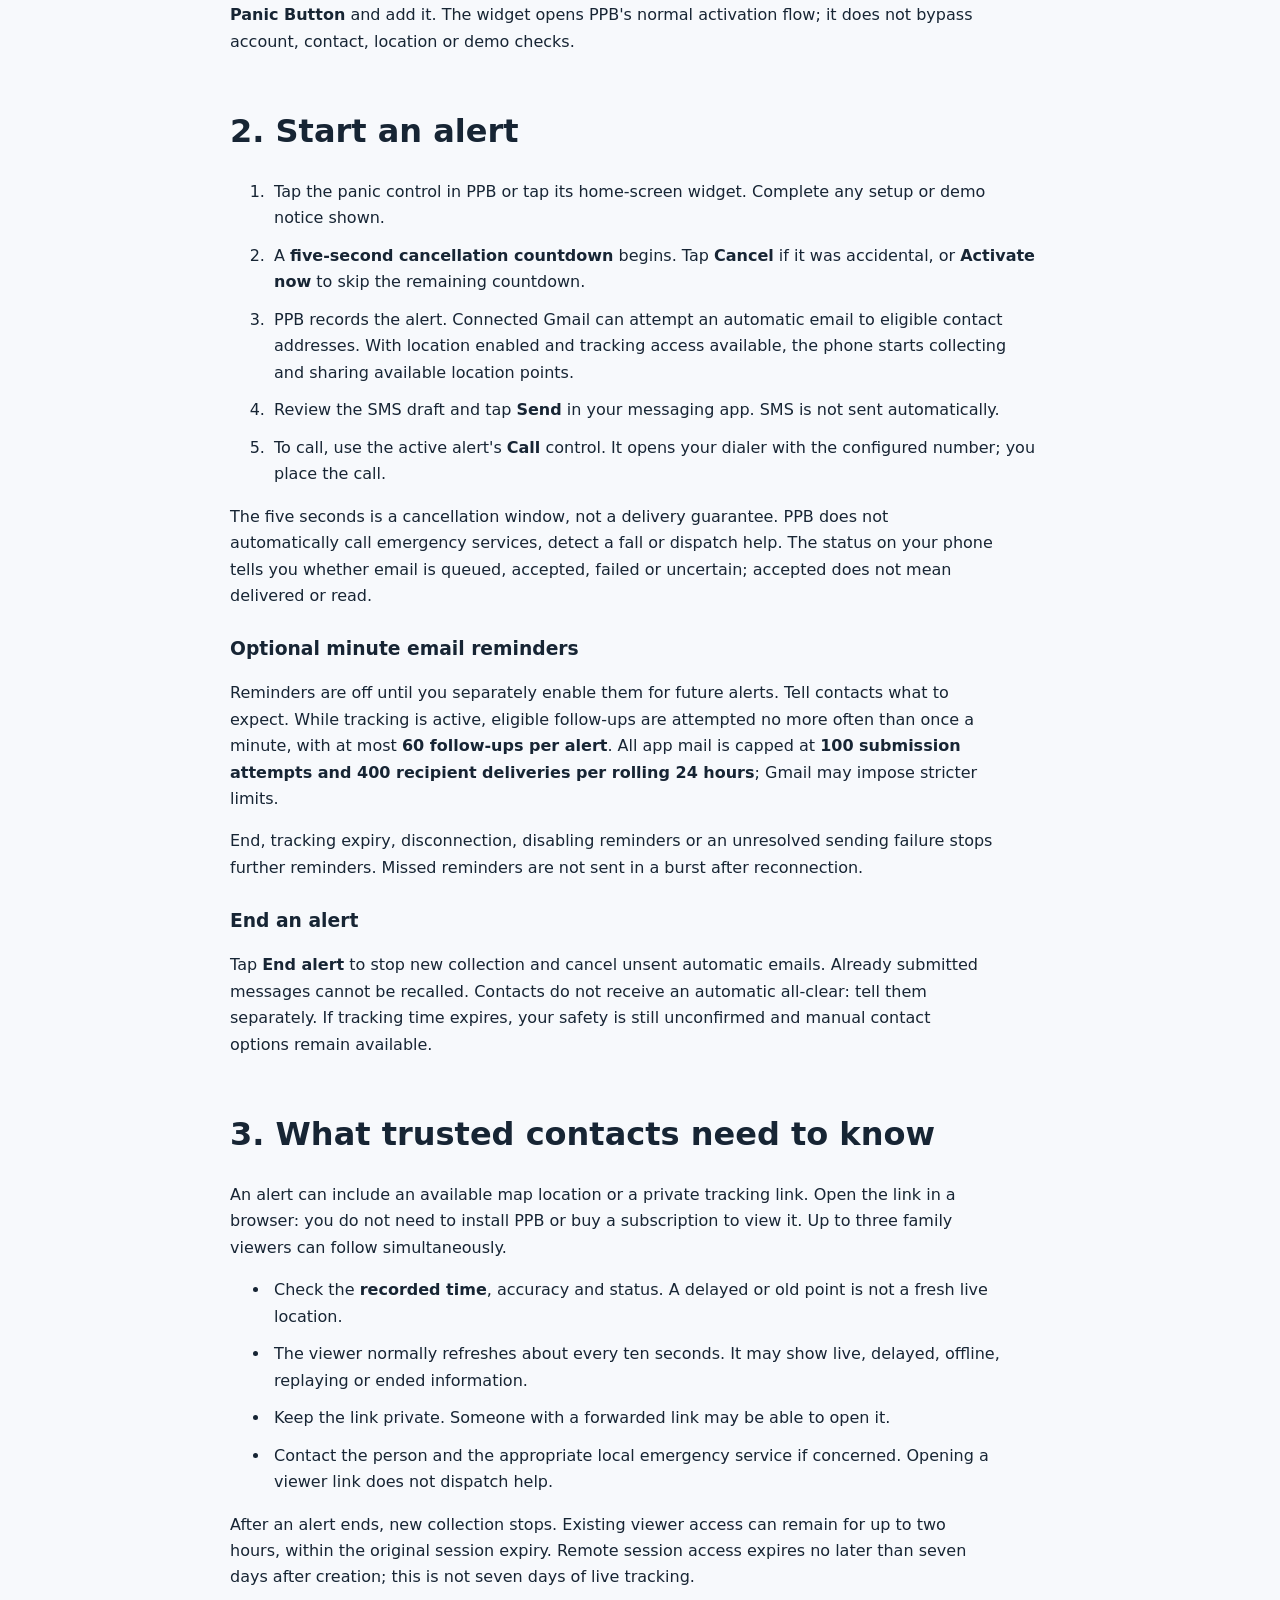
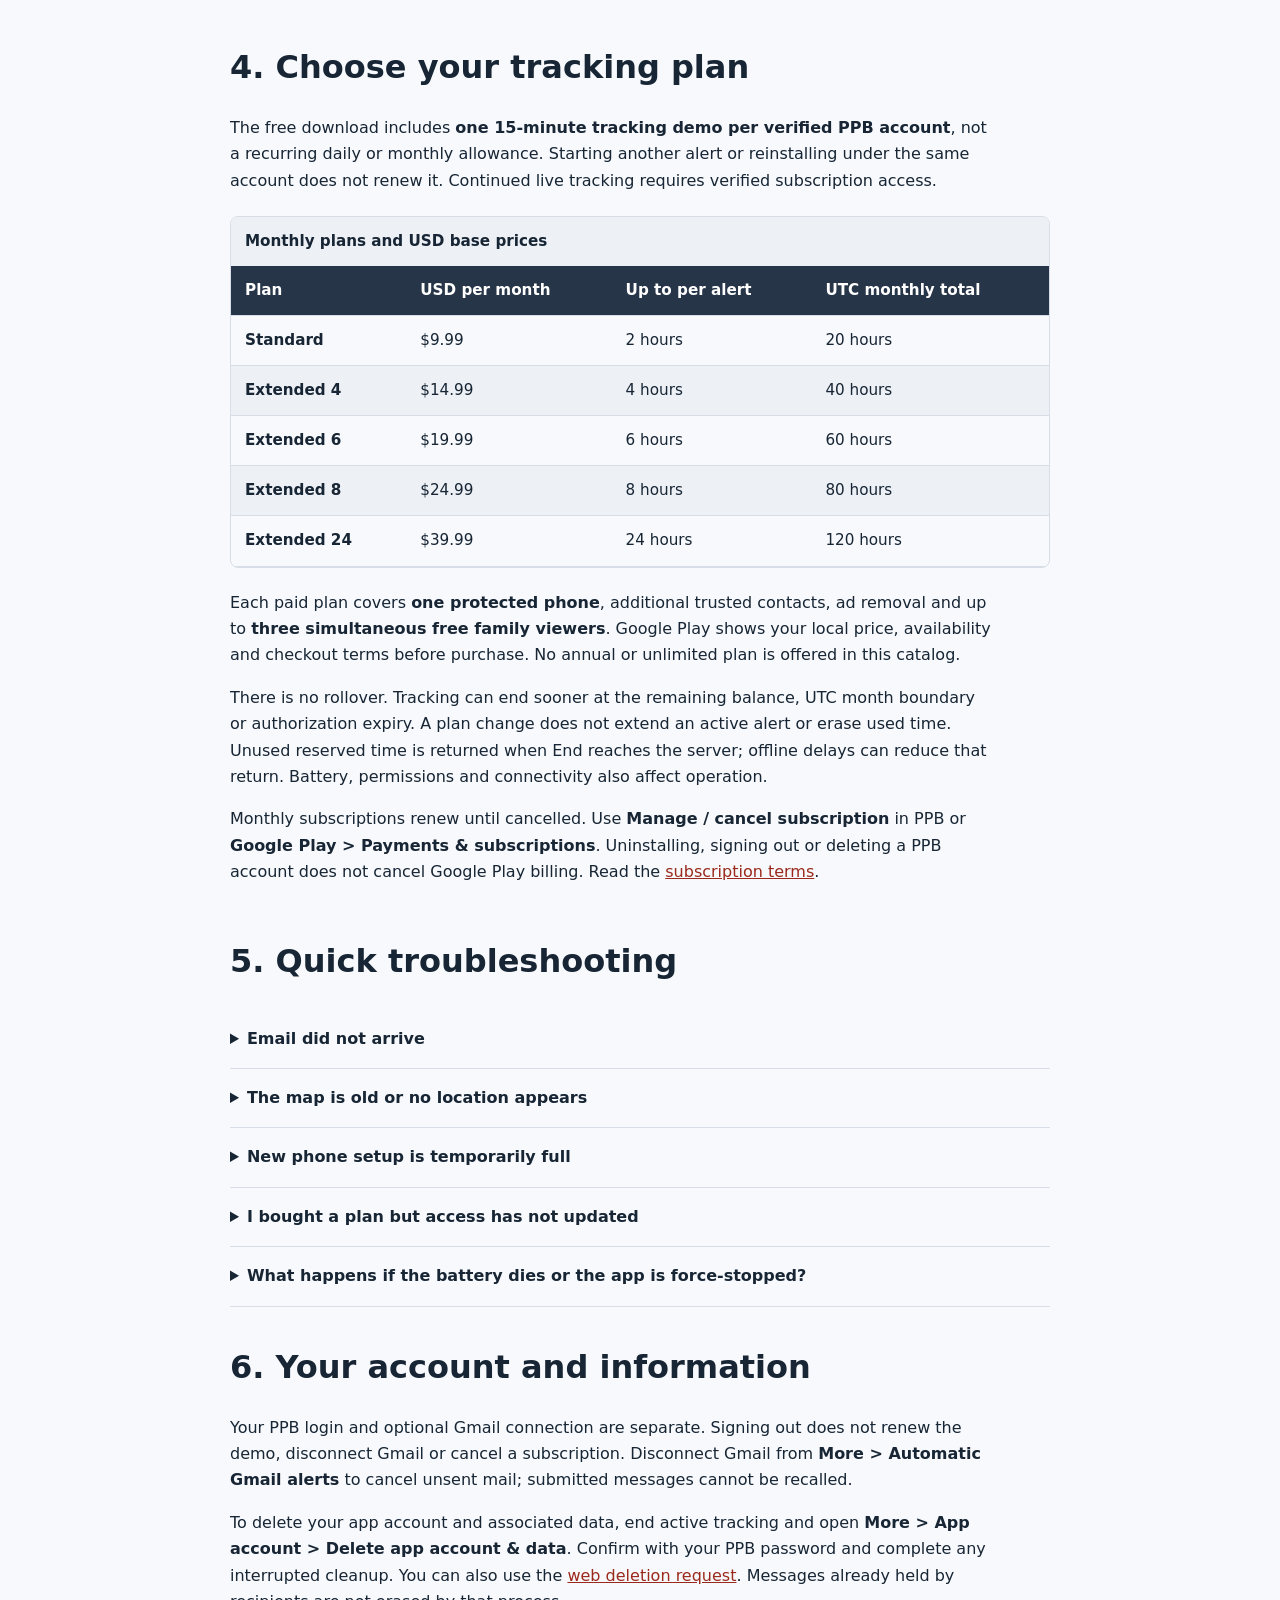
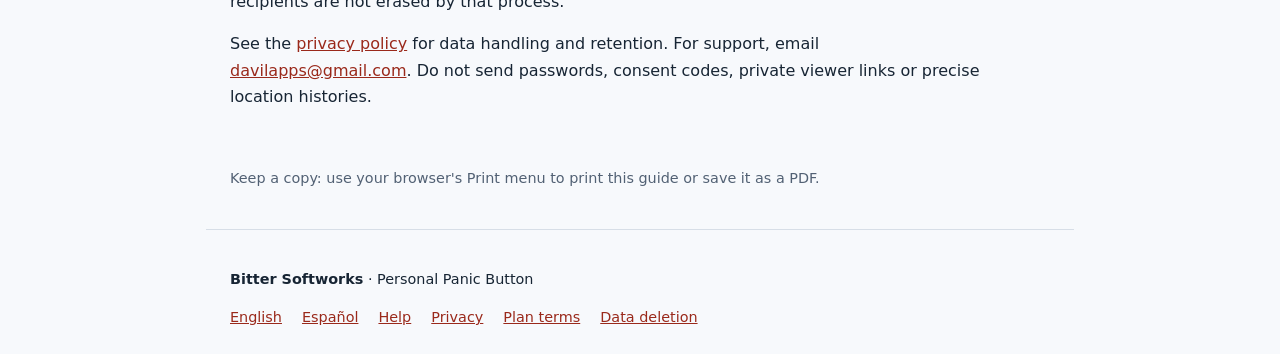
<file: personal-panic-button/manual.html>
<!doctype html>
<html lang="en">
<head>
  <meta charset="utf-8">
  <meta name="viewport" content="width=device-width,initial-scale=1">
  <meta name="description" content="Learn to set up Personal Panic Button, alert trusted contacts, share location, use the widget and choose a tracking plan.">
  <title>Personal Panic Button User Manual | Bitter Softworks</title>
  <link rel="canonical" href="https://eddydavila.github.io/personal-panic-button/manual.html">
  <link rel="alternate" hreflang="en" href="https://eddydavila.github.io/personal-panic-button/manual.html">
  <link rel="alternate" hreflang="es" href="https://eddydavila.github.io/personal-panic-button/manual-es.html">
  <link rel="alternate" hreflang="x-default" href="https://eddydavila.github.io/personal-panic-button/manual.html">
  <link rel="stylesheet" href="manual.css">
</head>
<body>
  <a class="skip-link" href="#main">Skip to the manual</a>
  <header>
    <a class="brand" href="/#personal-panic-button">Personal Panic Button <span>Bitter Softworks</span></a>
    <nav aria-label="Main navigation"><a href="manual.html" lang="en" hreflang="en" aria-current="page">English</a><a href="manual-es.html" lang="es" hreflang="es">Español</a><a href="https://bittersoftworks-ppb-relay.web.app/support.html">Help</a><a href="https://bittersoftworks-ppb-relay.web.app/privacy.html">Privacy</a><a href="https://bittersoftworks-ppb-relay.web.app/terms.html">Plan terms</a></nav>
  </header>
  <main id="main">
    <p class="eyebrow">YOUR GUIDE TO PERSONAL PANIC BUTTON</p>
    <h1>Stay ready.<br>Keep trusted people close.</h1>
    <p class="lead">Set up your contacts before you need help. When you activate an alert, PPB can share your available location and help you reach the people you trust.</p>
    <p class="updated">User manual · Updated November 14, 2026 · App reference 1.0.21 (22)</p>
    <p>PPB is a user-activated safety tool, not a monitored emergency-response service. If you need urgent assistance, use an available direct contact method and the appropriate local emergency number.</p>
    <nav class="contents" aria-label="On this page"><a href="#setup">Set up</a><a href="#alert">Start an alert</a><a href="#family">For trusted contacts</a><a href="#plans">Plans</a><a href="#troubleshooting">Troubleshooting</a><a href="#account">Your account</a></nav>

    <section id="setup" aria-labelledby="setup-title">
      <h2 id="setup-title">1. Set up before you need help</h2>
      <ol>
        <li><strong>Create your PPB account.</strong> Choose <strong>Create account</strong> or <strong>Sign in</strong> when the app opens. Use your PPB app password, not your Google password. For a new account, open the verification email, follow its link, return to PPB and check verification.</li>
        <li><strong>Read the safety notice.</strong> Review it before continuing. For help later, open <strong>More &gt; Help &amp; how to use</strong>.</li>
        <li><strong>Add someone you trust.</strong> In <strong>Contacts</strong>, add a consenting person's name, phone number and optional email. Free access selects one active contact; a verified subscription allows additional contacts.</li>
        <li><strong>Choose location sharing.</strong> Read the separate location disclosure and grant the Android permissions you agree to. Location sharing is optional: you can still prepare a help message without it.</li>
        <li><strong>Check readiness.</strong> Review <strong>More &gt; App account</strong> and <strong>Emergency reliability</strong>. Your verified PPB account normally connects the phone automatically. Review the local emergency number in More so it is appropriate for your location.</li>
      </ol>
      <h3>Connect Gmail for automatic email</h3>
      <p>Open <strong>More &gt; Automatic Gmail alerts &gt; Connect Gmail</strong>. Choose your own Google account and approve the app's send-only permission. This is separate from signing into PPB and does not give the app access to read your inbox.</p>
      <p>Use <strong>Send test to myself</strong> and check that mailbox for the clearly marked test. The self-test contains no emergency location and does not notify your trusted contacts. If Google does not allow the connection, automatic Gmail is not ready; use another available contact method.</p>
      <h3>Add the home-screen widget</h3>
      <p>On Samsung, long-press an empty area of the home screen, tap <strong>Widgets</strong>, find <strong>Personal Panic Button</strong> and add it. The widget opens PPB's normal activation flow; it does not bypass account, contact, location or demo checks.</p>
    </section>

    <section id="alert" aria-labelledby="alert-title">
      <h2 id="alert-title">2. Start an alert</h2>
      <ol>
        <li>Tap the panic control in PPB or tap its home-screen widget. Complete any setup or demo notice shown.</li>
        <li>A <strong>five-second cancellation countdown</strong> begins. Tap <strong>Cancel</strong> if it was accidental, or <strong>Activate now</strong> to skip the remaining countdown.</li>
        <li>PPB records the alert. Connected Gmail can attempt an automatic email to eligible contact addresses. With location enabled and tracking access available, the phone starts collecting and sharing available location points.</li>
        <li>Review the SMS draft and tap <strong>Send</strong> in your messaging app. SMS is not sent automatically.</li>
        <li>To call, use the active alert's <strong>Call</strong> control. It opens your dialer with the configured number; you place the call.</li>
      </ol>
      <p>The five seconds is a cancellation window, not a delivery guarantee. PPB does not automatically call emergency services, detect a fall or dispatch help. The status on your phone tells you whether email is queued, accepted, failed or uncertain; accepted does not mean delivered or read.</p>
      <h3>Optional minute email reminders</h3>
      <p>Reminders are off until you separately enable them for future alerts. Tell contacts what to expect. While tracking is active, eligible follow-ups are attempted no more often than once a minute, with at most <strong>60 follow-ups per alert</strong>. All app mail is capped at <strong>100 submission attempts and 400 recipient deliveries per rolling 24 hours</strong>; Gmail may impose stricter limits.</p>
      <p>End, tracking expiry, disconnection, disabling reminders or an unresolved sending failure stops further reminders. Missed reminders are not sent in a burst after reconnection.</p>
      <h3>End an alert</h3>
      <p>Tap <strong>End alert</strong> to stop new collection and cancel unsent automatic emails. Already submitted messages cannot be recalled. Contacts do not receive an automatic all-clear: tell them separately. If tracking time expires, your safety is still unconfirmed and manual contact options remain available.</p>
    </section>

    <section id="family" aria-labelledby="family-title">
      <h2 id="family-title">3. What trusted contacts need to know</h2>
      <p>An alert can include an available map location or a private tracking link. Open the link in a browser: you do not need to install PPB or buy a subscription to view it. Up to three family viewers can follow simultaneously.</p>
      <ul><li>Check the <strong>recorded time</strong>, accuracy and status. A delayed or old point is not a fresh live location.</li><li>The viewer normally refreshes about every ten seconds. It may show live, delayed, offline, replaying or ended information.</li><li>Keep the link private. Someone with a forwarded link may be able to open it.</li><li>Contact the person and the appropriate local emergency service if concerned. Opening a viewer link does not dispatch help.</li></ul>
      <p>After an alert ends, new collection stops. Existing viewer access can remain for up to two hours, within the original session expiry. Remote session access expires no later than seven days after creation; this is not seven days of live tracking.</p>
    </section>

    <section id="plans" aria-labelledby="plans-title">
      <h2 id="plans-title">4. Choose your tracking plan</h2>
      <p>The free download includes <strong>one 15-minute tracking demo per verified PPB account</strong>, not a recurring daily or monthly allowance. Starting another alert or reinstalling under the same account does not renew it. Continued live tracking requires verified subscription access.</p>
      <div class="table-scroll" role="region" aria-label="Monthly tracking plans" tabindex="0">
        <table><caption>Monthly plans and USD base prices</caption><thead><tr><th scope="col">Plan</th><th scope="col">USD per month</th><th scope="col">Up to per alert</th><th scope="col">UTC monthly total</th></tr></thead><tbody>
          <tr><th scope="row">Standard</th><td>$9.99</td><td>2 hours</td><td>20 hours</td></tr>
          <tr><th scope="row">Extended 4</th><td>$14.99</td><td>4 hours</td><td>40 hours</td></tr>
          <tr><th scope="row">Extended 6</th><td>$19.99</td><td>6 hours</td><td>60 hours</td></tr>
          <tr><th scope="row">Extended 8</th><td>$24.99</td><td>8 hours</td><td>80 hours</td></tr>
          <tr><th scope="row">Extended 24</th><td>$39.99</td><td>24 hours</td><td>120 hours</td></tr>
        </tbody></table>
      </div>
      <p>Each paid plan covers <strong>one protected phone</strong>, additional trusted contacts, ad removal and up to <strong>three simultaneous free family viewers</strong>. Google Play shows your local price, availability and checkout terms before purchase. No annual or unlimited plan is offered in this catalog.</p>
      <p>There is no rollover. Tracking can end sooner at the remaining balance, UTC month boundary or authorization expiry. A plan change does not extend an active alert or erase used time. Unused reserved time is returned when End reaches the server; offline delays can reduce that return. Battery, permissions and connectivity also affect operation.</p>
      <p>Monthly subscriptions renew until cancelled. Use <strong>Manage / cancel subscription</strong> in PPB or <strong>Google Play &gt; Payments &amp; subscriptions</strong>. Uninstalling, signing out or deleting a PPB account does not cancel Google Play billing. Read the <a href="https://bittersoftworks-ppb-relay.web.app/terms.html">subscription terms</a>.</p>
    </section>

    <section id="troubleshooting" aria-labelledby="troubleshooting-title">
      <h2 id="troubleshooting-title">5. Quick troubleshooting</h2>
      <details><summary>Email did not arrive</summary><p>Check the connected Gmail sender, the selected contact's email, network access and the app's sending status. Queued is not sent, and accepted is not an inbox receipt. Gmail quotas and Android background delays can affect sending. Use another contact method when the result is failed or uncertain.</p></details>
      <details><summary>The map is old or no location appears</summary><p>Check the point's timestamp, location consent, Android permissions, remaining tracking time, account connection and Emergency reliability checks. A fresh GPS fix is not always available. Without connectivity, locations may stay in the phone's bounded encrypted queue until reconnection. Historical replay does not extend live tracking time.</p></details>
      <details><summary>New phone setup is temporarily full</summary><p>Your app account may be verified while the phone is not yet connected for remote tracking. Contact support or try again when setup capacity reopens. Use another available contact method in the meantime; a saved server address is not proof of a connection.</p></details>
      <details><summary>I bought a plan but access has not updated</summary><p>Check that Google Play is using the account that made the purchase and that the phone is online. Refresh or restore access using the app's purchase controls. Google Play checkout and PPB's server verification are separate steps. Contact support before repeating a purchase unnecessarily.</p></details>
      <details><summary>What happens if the battery dies or the app is force-stopped?</summary><p>PPB cannot guarantee operation after shutdown, force-stop, permission loss or a dead battery. Review Emergency reliability in More and the optional Android battery settings. No background setting guarantees uninterrupted service.</p></details>
    </section>

    <section id="account" aria-labelledby="account-title">
      <h2 id="account-title">6. Your account and information</h2>
      <p>Your PPB login and optional Gmail connection are separate. Signing out does not renew the demo, disconnect Gmail or cancel a subscription. Disconnect Gmail from <strong>More &gt; Automatic Gmail alerts</strong> to cancel unsent mail; submitted messages cannot be recalled.</p>
      <p>To delete your app account and associated data, end active tracking and open <strong>More &gt; App account &gt; Delete app account &amp; data</strong>. Confirm with your PPB password and complete any interrupted cleanup. You can also use the <a href="https://bittersoftworks-ppb-relay.web.app/delete-data.html">web deletion request</a>. Messages already held by recipients are not erased by that process.</p>
      <p>See the <a href="https://bittersoftworks-ppb-relay.web.app/privacy.html">privacy policy</a> for data handling and retention. For support, email <a href="mailto:davilapps@gmail.com">davilapps@gmail.com</a>. Do not send passwords, consent codes, private viewer links or precise location histories.</p>
    </section>
    <p class="print-note">Keep a copy: use your browser's Print menu to print this guide or save it as a PDF.</p>
  </main>
  <footer><p><strong>Bitter Softworks</strong> · Personal Panic Button</p><nav aria-label="Footer navigation"><a href="manual.html" lang="en" hreflang="en">English</a><a href="manual-es.html" lang="es" hreflang="es">Español</a><a href="https://bittersoftworks-ppb-relay.web.app/support.html">Help</a><a href="https://bittersoftworks-ppb-relay.web.app/privacy.html">Privacy</a><a href="https://bittersoftworks-ppb-relay.web.app/terms.html">Plan terms</a><a href="https://bittersoftworks-ppb-relay.web.app/delete-data.html">Data deletion</a></nav></footer>
</body>
</html>
</file>
<file: ppb-family.css>
.ppb-family{margin:64px 0;padding:40px;background:#f9e9df;border:1px solid #d9b9aa;scroll-margin-top:24px}.ppb-family h2{max-width:800px;font-size:clamp(34px,5vw,64px);line-height:1.04;letter-spacing:-.045em;margin:18px 0;color:#9e3027}.ppb-family-copy>p{max-width:820px;line-height:1.65}.ppb-family-intro{font-size:23px}.ppb-family-benefits{display:grid;grid-template-columns:repeat(3,1fr);gap:28px;margin:32px 0}.ppb-family-benefits h3{font-size:19px;margin:0 0 10px}.ppb-family-benefits p{font-size:15px;line-height:1.6;margin:0}.ppb-family-note{font-size:13px;color:#554d48}.ppb-family-contact{display:inline-block;padding:14px 20px;background:#9e3027;color:#fff;font-weight:700;margin:10px 0 28px}.ppb-family figure{margin:0;max-width:1024px}.ppb-family img{display:block;width:100%;height:auto}.ppb-family figcaption{font-size:12px;margin-top:10px;color:#554d48}@media(max-width:700px){.ppb-family{padding:24px 18px;margin:40px 0}.ppb-family-benefits{grid-template-columns:1fr;gap:24px}.ppb-family-intro{font-size:20px}}
</file>
<file: social-intelligence.css>
.social-intelligence{background:#101820;color:#f3f0e8;padding:clamp(40px,7vw,100px);display:grid;grid-template-columns:1.1fr 1fr;gap:clamp(30px,6vw,90px);border-top:1px solid #ffffff22}.social-status{font-size:12px;font-weight:800;letter-spacing:.14em;color:#d7f171}.social-brand{font-size:clamp(17px,2vw,24px);margin:30px 0 18px}.social-intelligence h2{font-size:clamp(40px,5.3vw,76px);line-height:1.04;letter-spacing:-.045em;margin:0 0 28px}.social-intelligence p{line-height:1.7}.social-lead{font-size:22px;color:#d7f171}.social-interest{display:inline-flex;gap:25px;background:#d7f171;color:#101820;padding:16px 23px;text-decoration:none;font-weight:800;margin-top:22px}.social-interest:hover{background:#efffb2}.social-interest:focus-visible{outline:3px solid #ff5a36;outline-offset:5px}.social-benefits article{border-top:1px solid #ffffff33;padding:24px 0 14px}.social-benefits article span{font-size:11px;letter-spacing:.13em;color:#d7f171}.social-benefits h3{font-size:24px;margin:12px 0}.social-benefits p{color:#d0d6d9}.social-disclosure{font-size:12px;border-top:1px solid #ffffff33;padding-top:20px}@media(max-width:800px){.social-intelligence{grid-template-columns:1fr}.social-intelligence h2{font-size:clamp(38px,10vw,65px)}}
</file>
<file: support-widget.css>
.bs-support{position:fixed;right:max(22px,env(safe-area-inset-right));bottom:max(22px,env(safe-area-inset-bottom));z-index:10000;font-family:Arial,Helvetica,sans-serif;color:#101820}.bs-support *{box-sizing:border-box}.bs-support-launcher{display:flex;align-items:center;justify-content:center;gap:10px;background:#d7f171;color:#101820;border:2px solid #101820;border-radius:50px;padding:15px 20px;font:800 14px/1.2 Arial,sans-serif;box-shadow:0 6px 24px #0004;cursor:pointer}.bs-support-launcher svg{width:24px;height:24px;fill:none;stroke:currentColor;stroke-width:1.8;stroke-linecap:round;stroke-linejoin:round}.bs-support button:focus-visible,.bs-support a:focus-visible{outline:3px solid #ff5a36;outline-offset:4px}.bs-support-panel{position:absolute;right:0;bottom:76px;width:min(380px,calc(100vw - 32px));max-height:calc(100dvh - 125px);overflow:auto;background:#fffdf8;border:1px solid #10182030;border-radius:18px;box-shadow:0 15px 50px #0004;text-align:left}.bs-support-panel[hidden]{display:none!important}.bs-support-header{padding:22px;display:flex;align-items:start;justify-content:space-between;gap:16px;background:#101820;color:#fff}.bs-support-header p{font-size:9px;font-weight:800;letter-spacing:.12em;color:#d7f171;margin:0 0 10px}.bs-support-header h2{font:700 23px/1.2 Arial,sans-serif;margin:0;letter-spacing:-.02em}.bs-support-close{width:32px;height:32px;flex:none;border:1px solid #ffffff50;border-radius:50%;background:transparent;color:white;font:24px/1 Arial;cursor:pointer}.bs-support-body{padding:22px}.bs-support-body>p{font-size:13px;line-height:1.6;margin:0 0 17px}.bs-support-body .bs-support-status{display:inline-block;font-size:11px;font-weight:750;padding:5px 8px;background:#f3edda;color:#655015;border-radius:4px;margin-bottom:12px}.bs-support-link{display:block;padding:14px 0;border-bottom:1px solid #10182020;font-size:15px;font-weight:800;color:#101820;text-decoration:none}.bs-support-link span{display:block;margin-top:5px;font-size:11px;line-height:1.5;color:#53616b;font-weight:400}.bs-support-email{display:block;margin:20px 0 12px;color:#101820;font-size:13px;font-weight:750;text-decoration:underline;text-underline-offset:4px}.bs-support-body .bs-support-note{font-size:11px;color:#53616b}.bs-support-body .bs-support-emergency{font-size:11px;padding:12px;border-left:3px solid #b33c37;background:#fff0ed;margin-bottom:0}@media(max-width:480px){.bs-support{right:max(16px,env(safe-area-inset-right));bottom:max(16px,env(safe-area-inset-bottom))}.bs-support-launcher{padding:13px 17px}.bs-support-panel{bottom:70px;max-height:calc(100dvh - 110px)}}@media(prefers-reduced-motion:reduce){.bs-support *{scroll-behavior:auto}}@media print{.bs-support{display:none}}
.bs-support-guided{display:block;padding:14px 16px;margin:6px 0 12px;border-radius:8px;background:#d7f171;color:#101820;font-size:14px;font-weight:800;line-height:1.4;text-decoration:none;text-align:center}
</file>
<file: account-deletion.css>
.account-deletion{padding:92px 4.5vw;background:#101820;color:#f3f0e8;display:grid;grid-template-columns:.8fr 1.2fr;gap:8vw}.account-deletion h2{font-size:clamp(48px,6vw,84px);line-height:.95;letter-spacing:-.06em;margin:18px 0}.account-deletion p,.account-deletion li{color:#c8d0d4;line-height:1.6}.account-deletion strong{color:#d7f171}.deletion-form{display:grid;gap:14px}.deletion-form label{display:grid;gap:7px;font-size:11px;font-weight:800;letter-spacing:.08em;text-transform:uppercase}.deletion-form input,.deletion-form textarea{width:100%;padding:13px;border:1px solid #ffffff44;border-radius:3px;background:#f3f0e8;color:#101820;font:inherit}.deletion-form textarea{min-height:115px;resize:vertical}.deletion-form button{border:0;background:#ff5a36;color:#101820;padding:15px 20px;font-weight:900;cursor:pointer}.deletion-form button:hover{background:#d7f171}.deletion-note{font-size:12px;margin:0}.deletion-status{min-height:1.4em;color:#d7f171;font-size:13px}@media(max-width:800px){.account-deletion{grid-template-columns:1fr;gap:35px;padding:70px 6%}}
</file>
<file: entrance/assets/index-CFaDOJ3f.css>
.remote-workspace{max-width:1100px;margin:auto;padding:36px 24px 70px}.remote-title{justify-content:space-between;align-items:center;gap:20px;display:flex}.remote-title h1{margin:10px 0;font-size:clamp(1.8rem,4vw,2.7rem)}.remote-title a{color:#2166d5;font-size:.9rem;text-decoration:underline}.remote-note{color:#53667a;margin:18px 0;font-size:1rem;line-height:1.6}.remote-panel{background:#fff;border:1px solid #dbe4ec;border-radius:16px;margin:22px 0;padding:26px}.remote-panel h2{margin-bottom:14px;font-size:1.3rem}.remote-panel p{color:#53667a;margin:12px 0 20px;line-height:1.65}.remote-account,.remote-connection,.remote-state{justify-content:space-between;align-items:center;gap:12px;display:flex}.remote-account{flex-wrap:wrap;margin:24px 0;font-size:.95rem}.remote-connection{background:#eaf1fc;border-radius:12px;flex-direction:column;align-items:flex-start;padding:18px 20px;font-size:.95rem}.remote-connection span{color:#53667a}.remote-gates{grid-template-columns:1fr 1fr;gap:20px;display:grid}.remote-gates .remote-panel{margin-bottom:0}.remote-position{background:#e5edf5;border-radius:9px;height:18px;margin:25px 0;overflow:hidden}.remote-position div{background:#2166d5;height:100%;transition:width .8s linear}.remote-state strong{font-size:1.2rem}.remote-state span{color:#53667a;font-size:.9rem}.remote-gates .actions{gap:12px;display:flex}.remote-countdown{min-height:3rem;font-size:.9rem}.remote-scenarios{grid-template-columns:1fr 1fr;gap:22px;margin-top:26px;display:grid}.remote-scenarios label{margin-bottom:12px;font-size:.95rem;display:block}.remote-table{overflow-x:auto}.remote-table table{border-collapse:collapse;text-align:left;width:100%;font-size:.9rem}.remote-table th,.remote-table td{vertical-align:top;border-bottom:1px solid #e4eaf1;padding:14px 10px}.remote-table small{color:#53667a;margin-top:5px;display:block}.remote-message,.remote-error{border-radius:12px;margin-top:18px;padding:18px;line-height:1.6}.remote-message{background:#eaf1fc}.remote-error{color:#9e2e24;background:#fff0ee}.remote-page .topbar{gap:15px}.remote-page .demo-pill{font-size:.75rem}@media (width<=700px){.remote-workspace{padding:24px 16px 45px}.remote-title{flex-direction:column;align-items:flex-start;gap:6px}.remote-gates,.remote-scenarios{grid-template-columns:1fr}.remote-panel{padding:20px}.remote-page .topbar{flex-wrap:wrap;padding:18px 16px}.remote-gates .actions>*{flex:1}.remote-state{flex-wrap:wrap}}@layer properties{@supports (((-webkit-hyphens:none)) and (not (margin-trim:inline))) or ((-moz-orient:inline) and (not (color:rgb(from red r g b)))){:root,:host{--shimmer-angle:20deg}*,:before,:after,::backdrop{--tw-translate-x:0;--tw-translate-y:0;--tw-translate-z:0;--tw-rotate-x:initial;--tw-rotate-y:initial;--tw-rotate-z:initial;--tw-skew-x:initial;--tw-skew-y:initial;--tw-scroll-snap-strictness:proximity;--tw-space-x-reverse:0;--tw-border-style:solid;--tw-leading:initial;--tw-font-weight:initial;--tw-tracking:initial;--tw-ordinal:initial;--tw-slashed-zero:initial;--tw-numeric-figure:initial;--tw-numeric-spacing:initial;--tw-numeric-fraction:initial;--tw-shadow:0 0 #0000;--tw-shadow-color:initial;--tw-shadow-alpha:100%;--tw-inset-shadow:0 0 #0000;--tw-inset-shadow-color:initial;--tw-inset-shadow-alpha:100%;--tw-ring-color:initial;--tw-ring-shadow:0 0 #0000;--tw-inset-ring-color:initial;--tw-inset-ring-shadow:0 0 #0000;--tw-ring-inset:initial;--tw-ring-offset-width:0px;--tw-ring-offset-color:#fff;--tw-ring-offset-shadow:0 0 #0000;--tw-outline-style:solid;--tw-duration:initial;--tw-ease:initial;--tw-content:"";--tw-scale-x:1;--tw-scale-y:1;--tw-scale-z:1;--tw-blur:initial;--tw-brightness:initial;--tw-contrast:initial;--tw-grayscale:initial;--tw-hue-rotate:initial;--tw-invert:initial;--tw-opacity:initial;--tw-saturate:initial;--tw-sepia:initial;--tw-drop-shadow:initial;--tw-drop-shadow-color:initial;--tw-drop-shadow-alpha:100%;--tw-drop-shadow-size:initial;--tw-backdrop-blur:initial;--tw-backdrop-brightness:initial;--tw-backdrop-contrast:initial;--tw-backdrop-grayscale:initial;--tw-backdrop-hue-rotate:initial;--tw-backdrop-invert:initial;--tw-backdrop-opacity:initial;--tw-backdrop-saturate:initial;--tw-backdrop-sepia:initial;--tw-animation-delay:0s;--tw-animation-direction:normal;--tw-animation-duration:initial;--tw-animation-fill-mode:none;--tw-animation-iteration-count:1;--tw-enter-blur:0;--tw-enter-opacity:1;--tw-enter-rotate:0;--tw-enter-scale:1;--tw-enter-translate-x:0;--tw-enter-translate-y:0;--tw-exit-blur:0;--tw-exit-opacity:1;--tw-exit-rotate:0;--tw-exit-scale:1;--tw-exit-translate-x:0;--tw-exit-translate-y:0;--scroll-fade-t:0px;--scroll-fade-b:0px;--scroll-fade-s:0px;--scroll-fade-e:0px;--scroll-fade-mask:initial;--shimmer-image:initial;--shimmer-text-fill:initial}}}@layer theme{:root,:host{--font-mono:ui-monospace, SFMono-Regular, Menlo, Monaco, Consolas, "Liberation Mono", "Courier New", monospace;--color-black:#000;--color-white:#fff;--spacing:.25rem;--container-xs:20rem;--container-sm:24rem;--text-xs:.75rem;--text-xs--line-height:calc(1 / .75);--text-sm:.875rem;--text-sm--line-height:calc(1.25 / .875);--text-base:1rem;--text-base--line-height:calc(1.5 / 1);--font-weight-normal:400;--font-weight-medium:500;--tracking-tight:-.025em;--tracking-widest:.1em;--leading-tight:1.25;--leading-snug:1.375;--leading-normal:1.5;--leading-relaxed:1.625;--radius-sm:.25rem;--radius-md:8px;--radius-xl:.75rem;--radius-2xl:1rem;--radius-4xl:2rem;--ease-in-out:cubic-bezier(.4, 0, .2, 1);--animate-spin:spin 1s linear infinite;--animate-pulse:pulse 2s cubic-bezier(.4, 0, .6, 1) infinite;--blur-xs:4px;--aspect-video:16 / 9;--default-transition-duration:.15s;--default-transition-timing-function:cubic-bezier(.4, 0, .2, 1);--default-font-family:Arial,Helvetica,sans-serif;--default-mono-font-family:var(--font-mono);--color-popover:var(--card);--color-border:#dce4eb}}@layer base{*,:after,:before,::backdrop{box-sizing:border-box;border:0 solid;margin:0;padding:0}::file-selector-button{box-sizing:border-box;border:0 solid;margin:0;padding:0}html,:host{-webkit-text-size-adjust:100%;tab-size:4;line-height:1.5;font-family:var(--default-font-family,ui-sans-serif, system-ui, sans-serif, "Apple Color Emoji", "Segoe UI Emoji", "Segoe UI Symbol", "Noto Color Emoji");font-feature-settings:var(--default-font-feature-settings,normal);font-variation-settings:var(--default-font-variation-settings,normal);-webkit-tap-highlight-color:transparent}hr{height:0;color:inherit;border-top-width:1px}abbr:where([title]){-webkit-text-decoration:underline dotted;text-decoration:underline dotted}h1,h2,h3,h4,h5,h6{font-size:inherit;font-weight:inherit}a{color:inherit;-webkit-text-decoration:inherit;-webkit-text-decoration:inherit;-webkit-text-decoration:inherit;-webkit-text-decoration:inherit;text-decoration:inherit}b,strong{font-weight:bolder}code,kbd,samp,pre{font-family:var(--default-mono-font-family,ui-monospace, SFMono-Regular, Menlo, Monaco, Consolas, "Liberation Mono", "Courier New", monospace);font-feature-settings:var(--default-mono-font-feature-settings,normal);font-variation-settings:var(--default-mono-font-variation-settings,normal);font-size:1em}small{font-size:80%}sub,sup{vertical-align:baseline;font-size:75%;line-height:0;position:relative}sub{bottom:-.25em}sup{top:-.5em}table{text-indent:0;border-color:inherit;border-collapse:collapse}:-moz-focusring{outline:auto}progress{vertical-align:baseline}summary{display:list-item}ol,ul,menu{list-style:none}img,svg,video,canvas,audio,iframe,embed,object{vertical-align:middle;display:block}img,video{max-width:100%;height:auto}button,input,select,optgroup,textarea{font:inherit;font-feature-settings:inherit;font-variation-settings:inherit;letter-spacing:inherit;color:inherit;opacity:1;background-color:#0000;border-radius:0}::file-selector-button{font:inherit;font-feature-settings:inherit;font-variation-settings:inherit;letter-spacing:inherit;color:inherit;opacity:1;background-color:#0000;border-radius:0}:where(select:is([multiple],[size])) optgroup{font-weight:bolder}:where(select:is([multiple],[size])) optgroup option{padding-inline-start:20px}::file-selector-button{margin-inline-end:4px}::placeholder{opacity:1}@supports (not ((-webkit-appearance:-apple-pay-button))) or (contain-intrinsic-size:1px){::placeholder{color:currentColor}@supports (color:color-mix(in lab, red, red)){::placeholder{color:color-mix(in oklab, currentcolor 50%, transparent)}}}textarea{resize:vertical}::-webkit-search-decoration{-webkit-appearance:none}::-webkit-date-and-time-value{min-height:1lh;text-align:inherit}::-webkit-datetime-edit{display:inline-flex}::-webkit-datetime-edit-fields-wrapper{padding:0}::-webkit-datetime-edit{padding-block:0}::-webkit-datetime-edit-year-field{padding-block:0}::-webkit-datetime-edit-month-field{padding-block:0}::-webkit-datetime-edit-day-field{padding-block:0}::-webkit-datetime-edit-hour-field{padding-block:0}::-webkit-datetime-edit-minute-field{padding-block:0}::-webkit-datetime-edit-second-field{padding-block:0}::-webkit-datetime-edit-millisecond-field{padding-block:0}::-webkit-datetime-edit-meridiem-field{padding-block:0}::-webkit-calendar-picker-indicator{line-height:1}:-moz-ui-invalid{box-shadow:none}button,input:where([type=button],[type=reset],[type=submit]){appearance:button}::file-selector-button{appearance:button}::-webkit-inner-spin-button{height:auto}::-webkit-outer-spin-button{height:auto}[hidden]:where(:not([hidden=until-found])){display:none!important}}@layer components;@layer utilities{.\@container\/card-header{container:card-header/inline-size}.\@container\/field-group{container:field-group/inline-size}.pointer-events-auto{pointer-events:auto}.pointer-events-none{pointer-events:none}.invisible{visibility:hidden}.visible{visibility:visible}.sr-only{clip-path:inset(50%);white-space:nowrap;border-width:0;width:1px;height:1px;margin:-1px;padding:0;position:absolute;overflow:hidden}.absolute{position:absolute}.fixed{position:fixed}.relative{position:relative}.static{position:static}.inset-0{inset:calc(var(--spacing) * 0)}.inset-x-0{inset-inline:calc(var(--spacing) * 0)}.inset-x-4{inset-inline:calc(var(--spacing) * 4)}.inset-y-0{inset-block:calc(var(--spacing) * 0)}.inset-s-1\/2{inset-inline-start:50%}.start{inset-inline-start:var(--spacing)}.end{inset-inline-end:var(--spacing)}.-top-12{top:calc(var(--spacing) * -12)}.top-0{top:calc(var(--spacing) * 0)}.top-1\.5{top:calc(var(--spacing) * 1.5)}.top-1\/2{top:50%}.top-1\/3{top:33.3333%}.top-2{top:calc(var(--spacing) * 2)}.top-3{top:calc(var(--spacing) * 3)}.top-3\.5{top:calc(var(--spacing) * 3.5)}.top-\[60\%\]{top:60%}.top-full{top:100%}.top-px{top:1px}.-right-12{right:calc(var(--spacing) * -12)}.right-0{right:calc(var(--spacing) * 0)}.right-1{right:calc(var(--spacing) * 1)}.right-2{right:calc(var(--spacing) * 2)}.right-2\.5{right:calc(var(--spacing) * 2.5)}.right-3{right:calc(var(--spacing) * 3)}.-bottom-12{bottom:calc(var(--spacing) * -12)}.bottom-0{bottom:calc(var(--spacing) * 0)}.bottom-4{bottom:calc(var(--spacing) * 4)}.-left-12{left:calc(var(--spacing) * -12)}.left-1\.5{left:calc(var(--spacing) * 1.5)}.left-1\/2{left:50%}.left-3{left:calc(var(--spacing) * 3)}.isolate{isolation:isolate}.z-0{z-index:0}.z-1{z-index:1}.z-10{z-index:10}.z-20{z-index:20}.z-50{z-index:50}.z-\[calc\(1000-var\(--toast-index\)\)\]{z-index:calc(1000 - var(--toast-index))}.order-first{order:-9999}.order-last{order:9999}.col-start-2{grid-column-start:2}.row-span-2{grid-row:span 2/span 2}.row-start-1{grid-row-start:1}.m-\(--drawer-inset\,0px\){margin:var(--drawer-inset,0px)}.-mx-1{margin-inline:calc(var(--spacing) * -1)}.-mx-4{margin-inline:calc(var(--spacing) * -4)}.mx-2{margin-inline:calc(var(--spacing) * 2)}.mx-3\.5{margin-inline:calc(var(--spacing) * 3.5)}.mx-auto{margin-inline:auto}.-my-2{margin-block:calc(var(--spacing) * -2)}.my-0\.5{margin-block:calc(var(--spacing) * .5)}.my-1{margin-block:calc(var(--spacing) * 1)}.my-2{margin-block:calc(var(--spacing) * 2)}.my-auto{margin-block:auto}.-mt-4{margin-top:calc(var(--spacing) * -4)}.mt-0\.5{margin-top:calc(var(--spacing) * .5)}.mt-2{margin-top:calc(var(--spacing) * 2)}.mt-4{margin-top:calc(var(--spacing) * 4)}.mt-auto{margin-top:auto}.-mb-4{margin-bottom:calc(var(--spacing) * -4)}.mb-1\.5{margin-bottom:calc(var(--spacing) * 1.5)}.mb-2{margin-bottom:calc(var(--spacing) * 2)}.-ml-1{margin-left:calc(var(--spacing) * -1)}.-ml-4{margin-left:calc(var(--spacing) * -4)}.ml-1{margin-left:calc(var(--spacing) * 1)}.ml-4{margin-left:calc(var(--spacing) * 4)}.ml-auto{margin-left:auto}.line-clamp-1{-webkit-line-clamp:1;-webkit-box-orient:vertical;display:-webkit-box;overflow:hidden}.line-clamp-2{-webkit-line-clamp:2;-webkit-box-orient:vertical;display:-webkit-box;overflow:hidden}.no-scrollbar{-ms-overflow-style:none;scrollbar-width:none}.no-scrollbar::-webkit-scrollbar{display:none}.block{display:block}.contents{display:contents}.flex{display:flex}.grid{display:grid}.hidden{display:none}.inline{display:inline}.inline-flex{display:inline-flex}.table{display:table}.table-caption{display:table-caption}.table-cell{display:table-cell}.table-row{display:table-row}.field-sizing-content{field-sizing:content}.aspect-\(--ratio\){aspect-ratio:var(--ratio)}.aspect-square{aspect-ratio:1}.aspect-video{aspect-ratio:var(--aspect-video)}.size-\(--cell-size\){width:var(--cell-size);height:var(--cell-size)}.size-2{width:calc(var(--spacing) * 2);height:calc(var(--spacing) * 2)}.size-2\.5{width:calc(var(--spacing) * 2.5);height:calc(var(--spacing) * 2.5)}.size-3{width:calc(var(--spacing) * 3);height:calc(var(--spacing) * 3)}.size-4{width:calc(var(--spacing) * 4);height:calc(var(--spacing) * 4)}.size-5{width:calc(var(--spacing) * 5);height:calc(var(--spacing) * 5)}.size-6{width:calc(var(--spacing) * 6);height:calc(var(--spacing) * 6)}.size-7{width:calc(var(--spacing) * 7);height:calc(var(--spacing) * 7)}.size-8{width:calc(var(--spacing) * 8);height:calc(var(--spacing) * 8)}.size-9{width:calc(var(--spacing) * 9);height:calc(var(--spacing) * 9)}.size-10{width:calc(var(--spacing) * 10);height:calc(var(--spacing) * 10)}.size-auto{width:auto;height:auto}.size-full{width:100%;height:100%}.h-\(--accordion-panel-height\){height:var(--accordion-panel-height)}.h-\(--cell-size\){height:var(--cell-size)}.h-\(--drawer-content-height\){height:var(--drawer-content-height)}.h-\(--height\){height:var(--height)}.h-\(--popup-height\){height:var(--popup-height)}.h-\(--positioner-height\){height:var(--positioner-height)}.h-1{height:calc(var(--spacing) * 1)}.h-1\.5{height:calc(var(--spacing) * 1.5)}.h-2{height:calc(var(--spacing) * 2)}.h-2\.5{height:calc(var(--spacing) * 2.5)}.h-4{height:calc(var(--spacing) * 4)}.h-5{height:calc(var(--spacing) * 5)}.h-6{height:calc(var(--spacing) * 6)}.h-7{height:calc(var(--spacing) * 7)}.h-8{height:calc(var(--spacing) * 8)}.h-8\!{height:calc(var(--spacing) * 8)!important}.h-9{height:calc(var(--spacing) * 9)}.h-10{height:calc(var(--spacing) * 10)}.h-12{height:calc(var(--spacing) * 12)}.h-\[calc\(--spacing\(5\.25\)\)\]{height:calc(calc(var(--spacing) * 5.25))}.h-\[calc\(100\%-1px\)\]{height:calc(100% - 1px)}.h-auto{height:auto}.h-full{height:100%}.h-max{height:max-content}.h-px{height:1px}.h-svh{height:100svh}.max-h-\(--available-height\){max-height:var(--available-height)}.max-h-\(--drawer-content-max-height\,none\){max-height:var(--drawer-content-max-height,none)}.max-h-72{max-height:calc(var(--spacing) * 72)}.max-h-\[min\(calc\(--spacing\(72\)---spacing\(9\)\)\,calc\(var\(--available-height\)---spacing\(9\)\)\)\]{max-height:min(calc(calc(var(--spacing) * 72) - calc(var(--spacing) * 9)), calc(var(--available-height) - calc(var(--spacing) * 9)))}.min-h-0{min-height:calc(var(--spacing) * 0)}.min-h-4{min-height:calc(var(--spacing) * 4)}.min-h-8{min-height:calc(var(--spacing) * 8)}.min-h-16{min-height:calc(var(--spacing) * 16)}.min-h-dvh{min-height:100dvh}.min-h-full{min-height:100%}.min-h-svh{min-height:100svh}.w-\(--anchor-width\){width:var(--anchor-width)}.w-\(--cell-size\){width:var(--cell-size)}.w-\(--drawer-content-width\,auto\){width:var(--drawer-content-width,auto)}.w-\(--popup-width\){width:var(--popup-width)}.w-\(--positioner-width\){width:var(--positioner-width)}.w-\(--sidebar-width\){width:var(--sidebar-width)}.w-0{width:calc(var(--spacing) * 0)}.w-1{width:calc(var(--spacing) * 1)}.w-2{width:calc(var(--spacing) * 2)}.w-2\.5{width:calc(var(--spacing) * 2.5)}.w-4{width:calc(var(--spacing) * 4)}.w-5{width:calc(var(--spacing) * 5)}.w-10{width:calc(var(--spacing) * 10)}.w-24{width:calc(var(--spacing) * 24)}.w-64{width:calc(var(--spacing) * 64)}.w-72{width:calc(var(--spacing) * 72)}.w-auto{width:auto}.w-fit{width:fit-content}.w-full{width:100%}.w-max{width:max-content}.w-px{width:1px}.max-w-\(--available-width\){max-width:var(--available-width)}.max-w-\(--skeleton-width\){max-width:var(--skeleton-width)}.max-w-\[80\%\]{max-width:80%}.max-w-\[calc\(100\%-2rem\)\]{max-width:calc(100% - 2rem)}.max-w-full{max-width:100%}.max-w-max{max-width:max-content}.max-w-sm{max-width:var(--container-sm)}.max-w-xs{max-width:var(--container-xs)}.min-w-\(--cell-size\){min-width:var(--cell-size)}.min-w-0{min-width:calc(var(--spacing) * 0)}.min-w-5{min-width:calc(var(--spacing) * 5)}.min-w-7{min-width:calc(var(--spacing) * 7)}.min-w-8{min-width:calc(var(--spacing) * 8)}.min-w-9{min-width:calc(var(--spacing) * 9)}.min-w-16{min-width:calc(var(--spacing) * 16)}.min-w-32{min-width:calc(var(--spacing) * 32)}.min-w-36{min-width:calc(var(--spacing) * 36)}.min-w-40{min-width:calc(var(--spacing) * 40)}.min-w-\[96px\]{min-width:96px}.min-w-\[calc\(var\(--anchor-width\)\+--spacing\(7\)\)\]{min-width:calc(var(--anchor-width) + calc(var(--spacing) * 7))}.flex-1{flex:1}.shrink{flex-shrink:1}.shrink-0{flex-shrink:0}.grow{flex-grow:1}.grow-0{flex-grow:0}.basis-full{flex-basis:100%}.caption-bottom{caption-side:bottom}.border-collapse{border-collapse:collapse}.origin-\(--transform-origin\){transform-origin:var(--transform-origin)}.origin-bottom{transform-origin:bottom}.-translate-x-1\/2{--tw-translate-x:calc(calc(1 / 2 * 100%) * -1);translate:var(--tw-translate-x) var(--tw-translate-y)}.-translate-x-px{--tw-translate-x:-1px;translate:var(--tw-translate-x) var(--tw-translate-y)}.translate-x-px{--tw-translate-x:1px;translate:var(--tw-translate-x) var(--tw-translate-y)}.-translate-y-1\/2{--tw-translate-y:calc(calc(1 / 2 * 100%) * -1);translate:var(--tw-translate-x) var(--tw-translate-y)}.-translate-y-3\/4{--tw-translate-y:calc(calc(3 / 4 * 100%) * -1);translate:var(--tw-translate-x) var(--tw-translate-y)}.translate-y-0{--tw-translate-y:calc(var(--spacing) * 0);translate:var(--tw-translate-x) var(--tw-translate-y)}.translate-y-3\/4{--tw-translate-y:calc(3 / 4 * 100%);translate:var(--tw-translate-x) var(--tw-translate-y)}.translate-y-\[calc\(-50\%-2px\)\]{--tw-translate-y:calc(-50% - 2px);translate:var(--tw-translate-x) var(--tw-translate-y)}.rotate-45{rotate:45deg}.rotate-90{rotate:90deg}.\[transform\:translateX\(var\(--toast-swipe-movement-x\)\)_translateY\(calc\(var\(--toast-swipe-movement-y\)-\(var\(--toast-index\)\*var\(--peek\)\)-\(var\(--shrink\)\*var\(--height\)\)\)\)_scale\(var\(--scale\)\)\]{transform:translateX(var(--toast-swipe-movement-x)) translateY(calc(var(--toast-swipe-movement-y) - (var(--toast-index) * var(--peek)) - (var(--shrink) * var(--height)))) scale(var(--scale))}.transform{transform:var(--tw-rotate-x,) var(--tw-rotate-y,) var(--tw-rotate-z,) var(--tw-skew-x,) var(--tw-skew-y,)}.transform-\[translate3d\(var\(--translate-x\,0px\)\,var\(--translate-y\,0px\)\,0\)_scale\(var\(--stack-scale\)\)\]{transform:translate3d(var(--translate-x,0px),var(--translate-y,0px),0) scale(var(--stack-scale))}.scroll-fade-x{--_scroll-fade-size-s:var(--scroll-fade-s-size,var(--scroll-fade-size,min(12%, calc(var(--spacing) * 10))));--_scroll-fade-size-e:var(--scroll-fade-e-size,var(--scroll-fade-size,min(12%, calc(var(--spacing) * 10))));--scroll-fade-inline:linear-gradient(to right, transparent 0, #000 var(--scroll-fade-s,0px), #000 calc(100% - var(--scroll-fade-e,0px)), transparent 100%)}.scroll-fade-x:where([dir=rtl],[dir=rtl] *){--scroll-fade-inline:linear-gradient(to left, transparent 0, #000 var(--scroll-fade-s,0px), #000 calc(100% - var(--scroll-fade-e,0px)), transparent 100%)}.scroll-fade-x{-webkit-mask-image:var(--scroll-fade-mask,var(--scroll-fade-inline));-webkit-mask-image:var(--scroll-fade-mask,var(--scroll-fade-inline));-webkit-mask-image:var(--scroll-fade-mask,var(--scroll-fade-inline));-webkit-mask-image:var(--scroll-fade-mask,var(--scroll-fade-inline));mask-image:var(--scroll-fade-mask,var(--scroll-fade-inline));-webkit-mask-composite:source-in;-webkit-mask-composite:source-in;-webkit-mask-composite:source-in;-webkit-mask-repeat:no-repeat;mask-repeat:no-repeat;-webkit-mask-composite:source-in;mask-composite:intersect}@supports (animation-timeline:scroll()){.scroll-fade-x{animation:1ms ease-in-out scroll-fade-reveal-s,1ms ease-in-out scroll-fade-reveal-e;animation-timeline:scroll(self inline),scroll(self inline);animation-range:0 var(--scroll-fade-reveal,calc(var(--spacing) * 24)), calc(100% - var(--scroll-fade-reveal,calc(var(--spacing) * 24))) 100%;animation-fill-mode:both}}@supports not (animation-timeline:scroll()){.scroll-fade-x{--scroll-fade-s:var(--_scroll-fade-size-s);--scroll-fade-e:var(--_scroll-fade-size-e)}}.scroll-fade-b{--_scroll-fade-size-b:var(--scroll-fade-b-size,var(--scroll-fade-size,min(12%, calc(var(--spacing) * 10))));--scroll-fade-mask:linear-gradient(to bottom, #000 0, #000 calc(100% - var(--scroll-fade-b,0px)), transparent 100%);-webkit-mask-image:var(--scroll-fade-mask);-webkit-mask-image:var(--scroll-fade-mask);-webkit-mask-image:var(--scroll-fade-mask);-webkit-mask-image:var(--scroll-fade-mask);mask-image:var(--scroll-fade-mask);-webkit-mask-composite:source-in;-webkit-mask-composite:source-in;-webkit-mask-composite:source-in;-webkit-mask-repeat:no-repeat;mask-repeat:no-repeat;-webkit-mask-composite:source-in;mask-composite:intersect}@supports (animation-timeline:scroll()){.scroll-fade-b{animation:1ms ease-in-out scroll-fade-reveal-b;animation-timeline:scroll(self y);animation-range:calc(100% - var(--scroll-fade-reveal,calc(var(--spacing) * 24))) 100%;animation-fill-mode:both}}@supports not (animation-timeline:scroll()){.scroll-fade-b{--scroll-fade-b:var(--_scroll-fade-size-b)}}.animate-caret-blink{animation:1.25s ease-out infinite caret-blink}.animate-pulse{animation:var(--animate-pulse)}.animate-spin{animation:var(--animate-spin)}.cursor-default{cursor:default}.cursor-grab{cursor:grab}.cursor-text{cursor:text}.touch-manipulation{touch-action:manipulation}.touch-none{touch-action:none}.resize-none{resize:none}.snap-x{scroll-snap-type:x var(--tw-scroll-snap-strictness)}.snap-mandatory{--tw-scroll-snap-strictness:mandatory}.scroll-my-1{scroll-margin-block:calc(var(--spacing) * 1)}.scroll-px-1{scroll-padding-inline:calc(var(--spacing) * 1)}.scroll-py-1{scroll-padding-block:calc(var(--spacing) * 1)}.list-disc{list-style-type:disc}.list-none{list-style-type:none}.appearance-none{appearance:none}.auto-rows-min{grid-auto-rows:min-content}.grid-rows-\[auto_1fr\]{grid-template-rows:auto 1fr}.flex-col{flex-direction:column}.flex-col-reverse{flex-direction:column-reverse}.flex-row{flex-direction:row}.flex-wrap{flex-wrap:wrap}.place-content-center{place-content:center}.place-items-center{place-items:center}.items-center{align-items:center}.items-end{align-items:flex-end}.items-start{align-items:flex-start}.items-stretch{align-items:stretch}.justify-between{justify-content:space-between}.justify-center{justify-content:center}.justify-start{justify-content:flex-start}.gap-\(--card-spacing\){gap:var(--card-spacing)}.gap-0{gap:calc(var(--spacing) * 0)}.gap-0\.5{gap:calc(var(--spacing) * .5)}.gap-1{gap:calc(var(--spacing) * 1)}.gap-1\.5{gap:calc(var(--spacing) * 1.5)}.gap-2{gap:calc(var(--spacing) * 2)}.gap-2\.5{gap:calc(var(--spacing) * 2.5)}.gap-3{gap:calc(var(--spacing) * 3)}.gap-4{gap:calc(var(--spacing) * 4)}.gap-5{gap:calc(var(--spacing) * 5)}.gap-6{gap:calc(var(--spacing) * 6)}.gap-\[--spacing\(var\(--gap\)\)\]{gap:calc(var(--spacing) * var(--gap))}:where(.-space-x-2>:not(:last-child)){--tw-space-x-reverse:0;margin-inline-start:calc(calc(var(--spacing) * -2) * var(--tw-space-x-reverse));margin-inline-end:calc(calc(var(--spacing) * -2) * calc(1 - var(--tw-space-x-reverse)))}.self-end{align-self:flex-end}.self-start{align-self:flex-start}.self-stretch{align-self:stretch}.justify-self-end{justify-self:flex-end}.truncate{text-overflow:ellipsis;white-space:nowrap;overflow:hidden}.overflow-auto{overflow:auto}.overflow-hidden{overflow:hidden}.overflow-x-auto{overflow-x:auto}.overflow-x-hidden{overflow-x:hidden}.overflow-y-auto{overflow-y:auto}.overscroll-contain{overscroll-behavior:contain}.overscroll-x-contain{overscroll-behavior-x:contain}.rounded-\(--cell-radius\){border-radius:var(--cell-radius)}.rounded-2xl{border-radius:var(--radius-2xl)}.rounded-4xl{border-radius:var(--radius-4xl)}.rounded-\[2px\]{border-radius:2px}.rounded-\[4px\]{border-radius:4px}.rounded-\[calc\(var\(--radius\)-3px\)\]{border-radius:calc(var(--radius) - 3px)}.rounded-\[inherit\]{border-radius:inherit}.rounded-\[min\(var\(--radius-md\)\,10px\)\]{border-radius:min(var(--radius-md), 10px)}.rounded-\[min\(var\(--radius-md\)\,12px\)\]{border-radius:min(var(--radius-md), 12px)}.rounded-full{border-radius:2147483647px}.rounded-lg{border-radius:12px}.rounded-lg\!{border-radius:12px!important}.rounded-md{border-radius:8px}.rounded-none{border-radius:0}.rounded-sm{border-radius:var(--radius-sm)}.rounded-xl{border-radius:var(--radius-xl)}.rounded-xl\!{border-radius:var(--radius-xl)!important}.rounded-t-xl{border-top-left-radius:var(--radius-xl);border-top-right-radius:var(--radius-xl)}.rounded-l-\(--cell-radius\){border-top-left-radius:var(--cell-radius);border-bottom-left-radius:var(--cell-radius)}.rounded-tl-sm{border-top-left-radius:var(--radius-sm)}.rounded-r-\(--cell-radius\){border-top-right-radius:var(--cell-radius);border-bottom-right-radius:var(--cell-radius)}.rounded-b-xl{border-bottom-right-radius:var(--radius-xl);border-bottom-left-radius:var(--radius-xl)}.border{border-style:var(--tw-border-style);border-width:1px}.border-0{border-style:var(--tw-border-style);border-width:0}.border-\[1\.5px\]{border-style:var(--tw-border-style);border-width:1.5px}.border-y{border-block-style:var(--tw-border-style);border-block-width:1px}.border-t{border-top-style:var(--tw-border-style);border-top-width:1px}.border-r{border-right-style:var(--tw-border-style);border-right-width:1px}.border-b{border-bottom-style:var(--tw-border-style);border-bottom-width:1px}.border-l{border-left-style:var(--tw-border-style);border-left-width:1px}.border-dashed{--tw-border-style:dashed;border-style:dashed}.border-none{--tw-border-style:none;border-style:none}.border-\(--color-border\){border-color:var(--color-border)}.border-border{border-color:#dce4eb}.border-border\/50{border-color:oklab(91.4832% -.00558555 -.0115878/.5)}.border-input{border-color:#cbd7e1}.border-input\/30{border-color:oklab(87.3033% -.00862542 -.016925/.3)}.border-ring{border-color:#236ddd}.border-transparent{border-color:#0000}.bg-\(--color-bg\){background-color:var(--color-bg)}.bg-\[Canvas\]{background-color:canvas}.bg-background{background-color:var(--background)}.bg-black\/10{background-color:#0000001a}@supports (color:color-mix(in lab, red, red)){.bg-black\/10{background-color:color-mix(in oklab, var(--color-black) 10%, transparent)}}.bg-border{background-color:#dce4eb}.bg-card{background-color:var(--card)}.bg-destructive\/10{background-color:oklab(51.4828% .143047 .0845957/.1)}.bg-foreground{background-color:var(--foreground)}.bg-input{background-color:#cbd7e1}.bg-input\/30{background-color:oklab(87.3033% -.00862542 -.016925/.3)}.bg-muted{background-color:#eaf0f6}.bg-muted\/50{background-color:oklab(95.2325% -.00387803 -.0095672/.5)}.bg-popover{background-color:var(--card)}.bg-primary{background-color:var(--primary)}.bg-primary-foreground{background-color:#fff}.bg-secondary{background-color:#eaf0f6}.bg-transparent{background-color:#0000}.bg-white{background-color:var(--color-white)}.bg-clip-padding{background-clip:padding-box}.fill-foreground{fill:var(--foreground)}.object-cover{object-fit:cover}.p-\(--card-spacing\){padding:var(--card-spacing)}.p-0{padding:calc(var(--spacing) * 0)}.p-1{padding:calc(var(--spacing) * 1)}.p-2{padding:calc(var(--spacing) * 2)}.p-2\.5{padding:calc(var(--spacing) * 2.5)}.p-4{padding:calc(var(--spacing) * 4)}.p-6{padding:calc(var(--spacing) * 6)}.p-\[3px\]{padding:3px}.p-px{padding:1px}.px-\(--card-spacing\){padding-inline:var(--card-spacing)}.px-\(--cell-size\){padding-inline:var(--cell-size)}.px-1{padding-inline:calc(var(--spacing) * 1)}.px-1\.5{padding-inline:calc(var(--spacing) * 1.5)}.px-2{padding-inline:calc(var(--spacing) * 2)}.px-2\.5{padding-inline:calc(var(--spacing) * 2.5)}.px-3{padding-inline:calc(var(--spacing) * 3)}.py-\(--card-spacing\){padding-block:var(--card-spacing)}.py-0\.5{padding-block:calc(var(--spacing) * .5)}.py-1{padding-block:calc(var(--spacing) * 1)}.py-1\.5{padding-block:calc(var(--spacing) * 1.5)}.py-2{padding-block:calc(var(--spacing) * 2)}.py-2\.5{padding-block:calc(var(--spacing) * 2.5)}.py-6{padding-block:calc(var(--spacing) * 6)}.py-\[2px\]{padding-block:2px}.pt-0{padding-top:calc(var(--spacing) * 0)}.pt-2{padding-top:calc(var(--spacing) * 2)}.pt-3{padding-top:calc(var(--spacing) * 3)}.pt-4{padding-top:calc(var(--spacing) * 4)}.pr-1\.5{padding-right:calc(var(--spacing) * 1.5)}.pr-1\.5\!{padding-right:calc(var(--spacing) * 1.5)!important}.pr-2{padding-right:calc(var(--spacing) * 2)}.pr-8{padding-right:calc(var(--spacing) * 8)}.pb-0{padding-bottom:calc(var(--spacing) * 0)}.pb-2{padding-bottom:calc(var(--spacing) * 2)}.pb-2\.5{padding-bottom:calc(var(--spacing) * 2.5)}.pb-3{padding-bottom:calc(var(--spacing) * 3)}.pl-1\.5{padding-left:calc(var(--spacing) * 1.5)}.pl-1\.5\!{padding-left:calc(var(--spacing) * 1.5)!important}.pl-2{padding-left:calc(var(--spacing) * 2)}.pl-2\.5{padding-left:calc(var(--spacing) * 2.5)}.pl-4{padding-left:calc(var(--spacing) * 4)}.pl-7{padding-left:calc(var(--spacing) * 7)}.text-center{text-align:center}.text-left{text-align:left}.align-middle{vertical-align:middle}.font-mono{font-family:var(--font-mono)}.font-sans{font-family:Arial,Helvetica,sans-serif}.text-base{font-size:var(--text-base);line-height:var(--tw-leading,var(--text-base--line-height))}.text-sm{font-size:var(--text-sm);line-height:var(--tw-leading,var(--text-sm--line-height))}.text-sm\/relaxed{font-size:var(--text-sm);line-height:var(--leading-relaxed)}.text-xs{font-size:var(--text-xs);line-height:var(--tw-leading,var(--text-xs--line-height))}.text-\[0\.8rem\]{font-size:.8rem}.leading-none{--tw-leading:1;line-height:1}.leading-normal{--tw-leading:var(--leading-normal);line-height:var(--leading-normal)}.leading-relaxed{--tw-leading:var(--leading-relaxed);line-height:var(--leading-relaxed)}.leading-snug{--tw-leading:var(--leading-snug);line-height:var(--leading-snug)}.leading-tight{--tw-leading:var(--leading-tight);line-height:var(--leading-tight)}.font-medium{--tw-font-weight:var(--font-weight-medium);font-weight:var(--font-weight-medium)}.font-normal{--tw-font-weight:var(--font-weight-normal);font-weight:var(--font-weight-normal)}.tracking-tight{--tw-tracking:var(--tracking-tight);letter-spacing:var(--tracking-tight)}.tracking-widest{--tw-tracking:var(--tracking-widest);letter-spacing:var(--tracking-widest)}.text-balance{text-wrap:balance}.wrap-break-word{overflow-wrap:break-word}.whitespace-nowrap{white-space:nowrap}.text-\[CanvasText\]{color:canvastext}.text-background{color:var(--background)}.text-card-foreground{color:var(--foreground)}.text-current{color:currentColor}.text-destructive{color:#b33424}.text-foreground,.text-foreground\/60{color:var(--foreground)}@supports (color:color-mix(in lab, red, red)){.text-foreground\/60{color:color-mix(in oklab, var(--foreground) 60%, transparent)}}.text-muted-foreground{color:#5c6f82}.text-popover-foreground{color:var(--foreground)}.text-primary{color:var(--primary)}.text-primary-foreground{color:#fff}.text-secondary-foreground{color:var(--foreground)}.tabular-nums{--tw-numeric-spacing:tabular-nums;font-variant-numeric:var(--tw-ordinal,) var(--tw-slashed-zero,) var(--tw-numeric-figure,) var(--tw-numeric-spacing,) var(--tw-numeric-fraction,)}.underline{text-decoration-line:underline}.underline-offset-4{text-underline-offset:4px}.opacity-0{opacity:0}.opacity-50{opacity:.5}.opacity-60{opacity:.6}.opacity-\[max\(var\(--drawer-overlay-min-opacity\,0\)\,calc\(1-var\(--drawer-swipe-progress\)\)\)\]{opacity:max(var(--drawer-overlay-min-opacity,0), calc(1 - var(--drawer-swipe-progress)))}.bg-blend-color{background-blend-mode:color}.shadow{--tw-shadow:0 1px 3px 0 var(--tw-shadow-color,#0000001a), 0 1px 2px -1px var(--tw-shadow-color,#0000001a);box-shadow:var(--tw-inset-shadow), var(--tw-inset-ring-shadow), var(--tw-ring-offset-shadow), var(--tw-ring-shadow), var(--tw-shadow)}.shadow-\[0_0_0_1px_var\(--sidebar-border\)\]{--tw-shadow:0 0 0 1px var(--tw-shadow-color,var(--sidebar-border));box-shadow:var(--tw-inset-shadow), var(--tw-inset-ring-shadow), var(--tw-ring-offset-shadow), var(--tw-ring-shadow), var(--tw-shadow)}.shadow-lg{--tw-shadow:0 10px 15px -3px var(--tw-shadow-color,#0000001a), 0 4px 6px -4px var(--tw-shadow-color,#0000001a);box-shadow:var(--tw-inset-shadow), var(--tw-inset-ring-shadow), var(--tw-ring-offset-shadow), var(--tw-ring-shadow), var(--tw-shadow)}.shadow-md{--tw-shadow:0 4px 6px -1px var(--tw-shadow-color,#0000001a), 0 2px 4px -2px var(--tw-shadow-color,#0000001a);box-shadow:var(--tw-inset-shadow), var(--tw-inset-ring-shadow), var(--tw-ring-offset-shadow), var(--tw-ring-shadow), var(--tw-shadow)}.shadow-none{--tw-shadow:0 0 #0000;box-shadow:var(--tw-inset-shadow), var(--tw-inset-ring-shadow), var(--tw-ring-offset-shadow), var(--tw-ring-shadow), var(--tw-shadow)}.shadow-none\!{--tw-shadow:0 0 #0000!important;box-shadow:var(--tw-inset-shadow), var(--tw-inset-ring-shadow), var(--tw-ring-offset-shadow), var(--tw-ring-shadow), var(--tw-shadow)!important}.shadow-xl{--tw-shadow:0 20px 25px -5px var(--tw-shadow-color,#0000001a), 0 8px 10px -6px var(--tw-shadow-color,#0000001a);box-shadow:var(--tw-inset-shadow), var(--tw-inset-ring-shadow), var(--tw-ring-offset-shadow), var(--tw-ring-shadow), var(--tw-shadow)}.ring-0{--tw-ring-shadow:var(--tw-ring-inset,) 0 0 0 calc(0px + var(--tw-ring-offset-width)) var(--tw-ring-color,currentcolor);box-shadow:var(--tw-inset-shadow), var(--tw-inset-ring-shadow), var(--tw-ring-offset-shadow), var(--tw-ring-shadow), var(--tw-shadow)}.ring-1{--tw-ring-shadow:var(--tw-ring-inset,) 0 0 0 calc(1px + var(--tw-ring-offset-width)) var(--tw-ring-color,currentcolor);box-shadow:var(--tw-inset-shadow), var(--tw-inset-ring-shadow), var(--tw-ring-offset-shadow), var(--tw-ring-shadow), var(--tw-shadow)}.ring-2{--tw-ring-shadow:var(--tw-ring-inset,) 0 0 0 calc(2px + var(--tw-ring-offset-width)) var(--tw-ring-color,currentcolor);box-shadow:var(--tw-inset-shadow), var(--tw-inset-ring-shadow), var(--tw-ring-offset-shadow), var(--tw-ring-shadow), var(--tw-shadow)}.ring-3{--tw-ring-shadow:var(--tw-ring-inset,) 0 0 0 calc(3px + var(--tw-ring-offset-width)) var(--tw-ring-color,currentcolor);box-shadow:var(--tw-inset-shadow), var(--tw-inset-ring-shadow), var(--tw-ring-offset-shadow), var(--tw-ring-shadow), var(--tw-shadow)}.ring-background{--tw-ring-color:var(--background)}.ring-card{--tw-ring-color:var(--card)}.ring-foreground\/10{--tw-ring-color:var(--foreground)}@supports (color:color-mix(in lab, red, red)){.ring-foreground\/10{--tw-ring-color:color-mix(in oklab, var(--foreground) 10%, transparent)}}.ring-ring\/50{--tw-ring-color:oklab(55.4775% -.0349278 -.182612/.5)}.ring-offset-background{--tw-ring-offset-color:var(--background)}.outline-hidden{--tw-outline-style:none;outline-style:none}@media (forced-colors:active){.outline-hidden{outline-offset:2px;outline:2px solid #0000}}.outline{outline-style:var(--tw-outline-style);outline-width:1px}.transition{transition-property:color,background-color,border-color,outline-color,text-decoration-color,fill,stroke,--tw-gradient-from,--tw-gradient-via,--tw-gradient-to,opacity,box-shadow,transform,translate,scale,rotate,filter,-webkit-backdrop-filter,backdrop-filter,display,content-visibility,overlay,pointer-events;transition-timing-function:var(--tw-ease,var(--default-transition-timing-function));transition-duration:var(--tw-duration,var(--default-transition-duration))}.transition-\[color\,box-shadow\]{transition-property:color,box-shadow;transition-timing-function:var(--tw-ease,var(--default-transition-timing-function));transition-duration:var(--tw-duration,var(--default-transition-duration))}.transition-\[left\,right\,width\]{transition-property:left,right,width;transition-timing-function:var(--tw-ease,var(--default-transition-timing-function));transition-duration:var(--tw-duration,var(--default-transition-duration))}.transition-\[margin\,opacity\]{transition-property:margin,opacity;transition-timing-function:var(--tw-ease,var(--default-transition-timing-function));transition-duration:var(--tw-duration,var(--default-transition-duration))}.transition-\[opacity\,transform\,translate\]{transition-property:opacity,transform,translate;transition-timing-function:var(--tw-ease,var(--default-transition-timing-function));transition-duration:var(--tw-duration,var(--default-transition-duration))}.transition-\[opacity\,transform\,width\,height\,scale\,translate\]{transition-property:opacity,transform,width,height,scale,translate;transition-timing-function:var(--tw-ease,var(--default-transition-timing-function));transition-duration:var(--tw-duration,var(--default-transition-duration))}.transition-\[top\,left\,right\,bottom\]{transition-property:top,left,right,bottom;transition-timing-function:var(--tw-ease,var(--default-transition-timing-function));transition-duration:var(--tw-duration,var(--default-transition-duration))}.transition-\[transform\,height\,opacity\,filter\]{transition-property:transform,height,opacity,filter;transition-timing-function:var(--tw-ease,var(--default-transition-timing-function));transition-duration:var(--tw-duration,var(--default-transition-duration))}.transition-\[translate\,scale\,opacity\]{transition-property:translate,scale,opacity;transition-timing-function:var(--tw-ease,var(--default-transition-timing-function));transition-duration:var(--tw-duration,var(--default-transition-duration))}.transition-\[width\,height\,padding\]{transition-property:width,height,padding;transition-timing-function:var(--tw-ease,var(--default-transition-timing-function));transition-duration:var(--tw-duration,var(--default-transition-duration))}.transition-\[width\]{transition-property:width;transition-timing-function:var(--tw-ease,var(--default-transition-timing-function));transition-duration:var(--tw-duration,var(--default-transition-duration))}.transition-all{transition-property:all;transition-timing-function:var(--tw-ease,var(--default-transition-timing-function));transition-duration:var(--tw-duration,var(--default-transition-duration))}.transition-colors{transition-property:color,background-color,border-color,outline-color,text-decoration-color,fill,stroke,--tw-gradient-from,--tw-gradient-via,--tw-gradient-to;transition-timing-function:var(--tw-ease,var(--default-transition-timing-function));transition-duration:var(--tw-duration,var(--default-transition-duration))}.transition-opacity{transition-property:opacity;transition-timing-function:var(--tw-ease,var(--default-transition-timing-function));transition-duration:var(--tw-duration,var(--default-transition-duration))}.transition-transform{transition-property:transform,translate,scale,rotate;transition-timing-function:var(--tw-ease,var(--default-transition-timing-function));transition-duration:var(--tw-duration,var(--default-transition-duration))}.transition-none{transition-property:none}.duration-100{--tw-duration:.1s;transition-duration:.1s}.duration-150{--tw-duration:.15s;transition-duration:.15s}.duration-200{--tw-duration:.2s;transition-duration:.2s}.duration-250{--tw-duration:.25s;transition-duration:.25s}.duration-300{--tw-duration:.3s;transition-duration:.3s}.duration-450{--tw-duration:.45s;transition-duration:.45s}.duration-1000{--tw-duration:1s;transition-duration:1s}.duration-\[0\.35s\]{--tw-duration:.35s;transition-duration:.35s}.ease-\[cubic-bezier\(0\.22\,1\,0\.36\,1\)\]{--tw-ease:cubic-bezier(.22,1,.36,1);transition-timing-function:cubic-bezier(.22,1,.36,1)}.ease-\[cubic-bezier\(0\.32\,0\.72\,0\,1\)\]{--tw-ease:cubic-bezier(.32,.72,0,1);transition-timing-function:cubic-bezier(.32,.72,0,1)}.ease-\[cubic-bezier\(0\.45\,1\.005\,0\,1\.005\)\]{--tw-ease:cubic-bezier(.45,1.005,0,1.005);transition-timing-function:cubic-bezier(.45,1.005,0,1.005)}.ease-in-out{--tw-ease:var(--ease-in-out);transition-timing-function:var(--ease-in-out)}.ease-linear{--tw-ease:linear;transition-timing-function:linear}.will-change-transform{will-change:transform}.contain-content{contain:content}.outline-none{--tw-outline-style:none;outline-style:none}.select-none{-webkit-user-select:none;user-select:none}.select-text{-webkit-user-select:text;user-select:text}.\[--bleed\:3rem\]{--bleed:3rem}.\[--card-spacing\:--spacing\(4\)\]{--card-spacing:calc(var(--spacing) * 4)}.\[--cell-radius\:var\(--radius-md\)\]{--cell-radius:var(--radius-md)}.\[--cell-size\:--spacing\(7\)\]{--cell-size:calc(var(--spacing) * 7)}.\[--drawer-content-height\:var\(--drawer-height\,auto\)\]{--drawer-content-height:var(--drawer-height,auto)}.\[--gap\:0\.75rem\]{--gap:.75rem}.\[--height\:var\(--toast-frontmost-height\,var\(--toast-height\)\)\]{--height:var(--toast-frontmost-height,var(--toast-height))}.\[--offset-y\:calc\(var\(--toast-offset-y\)\*-1\+calc\(var\(--toast-index\)\*var\(--gap\)\*-1\)\+var\(--toast-swipe-movement-y\)\)\]{--offset-y:calc(var(--toast-offset-y) * -1 + calc(var(--toast-index) * var(--gap) * -1) + var(--toast-swipe-movement-y))}.\[--peek\:0\.75rem\]{--peek:.75rem}.\[--peek\:1rem\]{--peek:1rem}.\[--scale\:calc\(max\(0\,1-\(var\(--toast-index\)\*0\.1\)\)\)\]{--scale:calc(max(0, 1 - (var(--toast-index) * .1)))}.\[--shrink\:calc\(1-var\(--scale\)\)\]{--shrink:calc(1 - var(--scale))}.\[--stack-height\:var\(--drawer-frontmost-height\,var\(--drawer-height\,0px\)\)\]{--stack-height:var(--drawer-frontmost-height,var(--drawer-height,0px))}.\[--stack-peek-offset\:max\(0px\,calc\(\(var\(--nested-drawers\)-var\(--stack-progress\)\)\*var\(--peek\)\)\)\]{--stack-peek-offset:max(0px, calc((var(--nested-drawers) - var(--stack-progress)) * var(--peek)))}.\[--stack-progress\:clamp\(0\,var\(--drawer-swipe-progress\)\,1\)\]{--stack-progress:clamp(0, var(--drawer-swipe-progress), 1)}.\[--stack-scale-base\:max\(0\,calc\(1-\(var\(--nested-drawers\)\*var\(--stack-step\)\)\)\)\]{--stack-scale-base:max(0, calc(1 - (var(--nested-drawers) * var(--stack-step))))}.\[--stack-scale\:clamp\(0\,calc\(var\(--stack-scale-base\)\+\(var\(--stack-step\)\*var\(--stack-progress\)\)\)\,1\)\]{--stack-scale:clamp(0, calc(var(--stack-scale-base) + (var(--stack-step) * var(--stack-progress))), 1)}.\[--stack-shrink\:calc\(1-var\(--stack-scale\)\)\]{--stack-shrink:calc(1 - var(--stack-scale))}.\[--stack-step\:0\.05\]{--stack-step:.05}.\[contain-intrinsic-size\:auto_10rem\]{contain-intrinsic-size:auto 10rem}.\[content-visibility\:auto\]{content-visibility:auto}.\[interpolate-size\:allow-keywords\]{interpolate-size:allow-keywords}.\[transition\:transform_500ms_cubic-bezier\(0\.22\,1\,0\.36\,1\)\,opacity_500ms\,height_150ms\]{transition:transform .5s cubic-bezier(.22,1,.36,1),opacity .5s,height .15s}.running{animation-play-state:running}:is(.\*\:w-full>*){width:100%}.not-last\:border-b:not(:last-child){border-bottom-style:var(--tw-border-style);border-bottom-width:1px}.group-focus-within\/menu-item\:opacity-100:is(:where(.group\/menu-item):focus-within *){opacity:1}@media (hover:hover){.group-hover\/menu-item\:opacity-100:is(:where(.group\/menu-item):hover *){opacity:1}}.group-focus\/context-menu-item\:text-accent-foreground:is(:where(.group\/context-menu-item):focus *),.group-focus\/dropdown-menu-item\:text-accent-foreground:is(:where(.group\/dropdown-menu-item):focus *),.group-focus\/menubar-item\:text-accent-foreground:is(:where(.group\/menubar-item):focus *){color:var(--foreground)}.group-has-disabled\/field\:opacity-50:is(:where(.group\/field):has(:disabled) *){opacity:.5}.group-has-data-\[sidebar\=menu-action\]\/menu-item\:pr-8:is(:where(.group\/menu-item):has([data-sidebar=menu-action]) *){padding-right:calc(var(--spacing) * 8)}.group-has-data-\[size\=lg\]\/avatar-group\:size-10:is(:where(.group\/avatar-group):has([data-size=lg]) *){width:calc(var(--spacing) * 10);height:calc(var(--spacing) * 10)}.group-has-data-\[size\=sm\]\/avatar-group\:size-6:is(:where(.group\/avatar-group):has([data-size=sm]) *){width:calc(var(--spacing) * 6);height:calc(var(--spacing) * 6)}.group-has-data-\[slot\=combobox-clear\]\/input-group\:hidden:is(:where(.group\/input-group):has([data-slot=combobox-clear]) *),.group-has-data-\[slot\=command-shortcut\]\/command-item\:hidden:is(:where(.group\/command-item):has([data-slot=command-shortcut]) *){display:none}.group-has-data-\[slot\=item-description\]\/item\:translate-y-0\.5:is(:where(.group\/item):has([data-slot=item-description]) *){--tw-translate-y:calc(var(--spacing) * .5);translate:var(--tw-translate-x) var(--tw-translate-y)}.group-has-data-\[slot\=item-description\]\/item\:self-start:is(:where(.group\/item):has([data-slot=item-description]) *){align-self:flex-start}.group-has-data-\[slot\=message-footer\]\/message\:-translate-y-8:is(:where(.group\/message):has([data-slot=message-footer]) *){--tw-translate-y:calc(var(--spacing) * -8);translate:var(--tw-translate-x) var(--tw-translate-y)}.group-has-data-\[variant\=ghost\]\/message\:px-0:is(:where(.group\/message):has([data-variant=ghost]) *){padding-inline:calc(var(--spacing) * 0)}.group-has-data-horizontal\/field\:text-balance:is(:where(.group\/field):has(:where([data-orientation=horizontal])) *){text-wrap:balance}.group-has-\[\:focus-visible\]\/field-label\:border-transparent:is(:where(.group\/field-label):has(:focus-visible) *){border-color:#0000}.group-has-\[\:focus-visible\]\/field-label\:ring-0:is(:where(.group\/field-label):has(:focus-visible) *){--tw-ring-shadow:var(--tw-ring-inset,) 0 0 0 calc(0px + var(--tw-ring-offset-width)) var(--tw-ring-color,currentcolor);box-shadow:var(--tw-inset-shadow), var(--tw-inset-ring-shadow), var(--tw-ring-offset-shadow), var(--tw-ring-shadow), var(--tw-shadow)}.group-has-\[\:focus-visible\]\/field-label\:not-data-checked\:border-input:is(:where(.group\/field-label):has(:focus-visible) *):not(:where([data-state=checked]),:where([data-checked]:not([data-checked=false]))){border-color:#cbd7e1}.group-has-\[\>input\]\/input-group\:pt-2:is(:where(.group\/input-group):has(>input) *){padding-top:calc(var(--spacing) * 2)}.group-has-\[\>input\]\/input-group\:pb-2:is(:where(.group\/input-group):has(>input) *){padding-bottom:calc(var(--spacing) * 2)}.group-has-\[\>svg\]\/alert\:col-start-2:is(:where(.group\/alert):has(>svg) *){grid-column-start:2}.group-aria-expanded\/accordion-trigger\:hidden:is(:where(.group\/accordion-trigger)[aria-expanded=true] *){display:none}.group-aria-expanded\/accordion-trigger\:inline:is(:where(.group\/accordion-trigger)[aria-expanded=true] *){display:inline}.group-data-empty\/combobox-content\:flex:is(:where(.group\/combobox-content)[data-empty] *){display:flex}.group-data-nested-drawer-open\/drawer-popup\:opacity-0:is(:where(.group\/drawer-popup)[data-nested-drawer-open] *){opacity:0}.group-data-nested-drawer-swiping\/drawer-popup\:opacity-100:is(:where(.group\/drawer-popup)[data-nested-drawer-swiping] *){opacity:1}.group-data-popup-open\/navigation-menu-trigger\:rotate-180:is(:where(.group\/navigation-menu-trigger)[data-popup-open] *){rotate:180deg}.group-data-swiping\/drawer-popup\:select-none:is(:where(.group\/drawer-popup)[data-swiping] *){-webkit-user-select:none;user-select:none}.group-data-\[align\=end\]\/bubble\:self-end:is(:where(.group\/bubble)[data-align=end] *){align-self:flex-end}.group-data-\[align\=end\]\/message\:justify-end:is(:where(.group\/message)[data-align=end] *){justify-content:flex-end}.group-data-\[align\=end\]\/message\:self-end:is(:where(.group\/message)[data-align=end] *){align-self:flex-end}.group-data-\[checked\=true\]\/command-item\:opacity-100:is(:where(.group\/command-item)[data-checked=true] *){opacity:1}.group-data-\[collapsible\=icon\]\:-mt-8:is(:where(.group)[data-collapsible=icon] *){margin-top:calc(var(--spacing) * -8)}.group-data-\[collapsible\=icon\]\:hidden:is(:where(.group)[data-collapsible=icon] *){display:none}.group-data-\[collapsible\=icon\]\:size-8\!:is(:where(.group)[data-collapsible=icon] *){width:calc(var(--spacing) * 8)!important;height:calc(var(--spacing) * 8)!important}.group-data-\[collapsible\=icon\]\:w-\(--sidebar-width-icon\):is(:where(.group)[data-collapsible=icon] *){width:var(--sidebar-width-icon)}.group-data-\[collapsible\=icon\]\:w-\[calc\(var\(--sidebar-width-icon\)\+\(--spacing\(4\)\)\)\]:is(:where(.group)[data-collapsible=icon] *){width:calc(var(--sidebar-width-icon) + (calc(var(--spacing) * 4)))}.group-data-\[collapsible\=icon\]\:w-\[calc\(var\(--sidebar-width-icon\)\+\(--spacing\(4\)\)\+2px\)\]:is(:where(.group)[data-collapsible=icon] *){width:calc(var(--sidebar-width-icon) + (calc(var(--spacing) * 4)) + 2px)}.group-data-\[collapsible\=icon\]\:overflow-hidden:is(:where(.group)[data-collapsible=icon] *){overflow:hidden}.group-data-\[collapsible\=icon\]\:p-0\!:is(:where(.group)[data-collapsible=icon] *){padding:calc(var(--spacing) * 0)!important}.group-data-\[collapsible\=icon\]\:p-2\!:is(:where(.group)[data-collapsible=icon] *){padding:calc(var(--spacing) * 2)!important}.group-data-\[collapsible\=icon\]\:opacity-0:is(:where(.group)[data-collapsible=icon] *){opacity:0}.group-data-\[collapsible\=offcanvas\]\:w-0:is(:where(.group)[data-collapsible=offcanvas] *){width:calc(var(--spacing) * 0)}.group-data-\[collapsible\=offcanvas\]\:translate-x-0:is(:where(.group)[data-collapsible=offcanvas] *){--tw-translate-x:calc(var(--spacing) * 0);translate:var(--tw-translate-x) var(--tw-translate-y)}.group-data-\[disabled\=true\]\:pointer-events-none:is(:where(.group)[data-disabled=true] *){pointer-events:none}.group-data-\[disabled\=true\]\:opacity-50:is(:where(.group)[data-disabled=true] *),.group-data-\[disabled\=true\]\/field\:opacity-50:is(:where(.group\/field)[data-disabled=true] *),.group-data-\[disabled\=true\]\/input-group\:opacity-50:is(:where(.group\/input-group)[data-disabled=true] *){opacity:.5}.group-data-\[focused\=true\]\/day\:relative:is(:where(.group\/day)[data-focused=true] *){position:relative}.group-data-\[focused\=true\]\/day\:z-10:is(:where(.group\/day)[data-focused=true] *){z-index:10}.group-data-\[focused\=true\]\/day\:border-ring:is(:where(.group\/day)[data-focused=true] *){border-color:#236ddd}.group-data-\[focused\=true\]\/day\:ring-\[3px\]:is(:where(.group\/day)[data-focused=true] *){--tw-ring-shadow:var(--tw-ring-inset,) 0 0 0 calc(3px + var(--tw-ring-offset-width)) var(--tw-ring-color,currentcolor);box-shadow:var(--tw-inset-shadow), var(--tw-inset-ring-shadow), var(--tw-ring-offset-shadow), var(--tw-ring-shadow), var(--tw-shadow)}.group-data-\[focused\=true\]\/day\:ring-ring\/50:is(:where(.group\/day)[data-focused=true] *){--tw-ring-color:oklab(55.4775% -.0349278 -.182612/.5)}.group-data-\[orientation\=vertical\]\/attachment\:absolute:is(:where(.group\/attachment)[data-orientation=vertical] *){position:absolute}.group-data-\[orientation\=vertical\]\/attachment\:top-3:is(:where(.group\/attachment)[data-orientation=vertical] *){top:calc(var(--spacing) * 3)}.group-data-\[orientation\=vertical\]\/attachment\:right-3:is(:where(.group\/attachment)[data-orientation=vertical] *){right:calc(var(--spacing) * 3)}.group-data-\[orientation\=vertical\]\/attachment\:w-full:is(:where(.group\/attachment)[data-orientation=vertical] *){width:100%}.group-data-\[orientation\=vertical\]\/attachment\:gap-1:is(:where(.group\/attachment)[data-orientation=vertical] *){gap:calc(var(--spacing) * 1)}.group-data-\[orientation\=vertical\]\/attachment\:px-1:is(:where(.group\/attachment)[data-orientation=vertical] *){padding-inline:calc(var(--spacing) * 1)}.group-data-\[side\=left\]\:-right-4:is(:where(.group)[data-side=left] *){right:calc(var(--spacing) * -4)}.group-data-\[side\=left\]\:border-r:is(:where(.group)[data-side=left] *){border-right-style:var(--tw-border-style);border-right-width:1px}.group-data-\[side\=right\]\:left-0:is(:where(.group)[data-side=right] *){left:calc(var(--spacing) * 0)}.group-data-\[side\=right\]\:rotate-180:is(:where(.group)[data-side=right] *){rotate:180deg}.group-data-\[side\=right\]\:border-l:is(:where(.group)[data-side=right] *){border-left-style:var(--tw-border-style);border-left-width:1px}.group-data-\[size\=default\]\/avatar\:size-2\.5:is(:where(.group\/avatar)[data-size=default] *){width:calc(var(--spacing) * 2.5);height:calc(var(--spacing) * 2.5)}.group-data-\[size\=default\]\/switch\:size-4:is(:where(.group\/switch)[data-size=default] *){width:calc(var(--spacing) * 4);height:calc(var(--spacing) * 4)}.group-data-\[size\=lg\]\/avatar\:size-3:is(:where(.group\/avatar)[data-size=lg] *){width:calc(var(--spacing) * 3);height:calc(var(--spacing) * 3)}.group-data-\[size\=sm\]\/alert-dialog-content\:grid:is(:where(.group\/alert-dialog-content)[data-size=sm] *){display:grid}.group-data-\[size\=sm\]\/alert-dialog-content\:grid-cols-2:is(:where(.group\/alert-dialog-content)[data-size=sm] *){grid-template-columns:repeat(2,minmax(0,1fr))}.group-data-\[size\=sm\]\/attachment\:w-8:is(:where(.group\/attachment)[data-size=sm] *){width:calc(var(--spacing) * 8)}.group-data-\[size\=sm\]\/avatar\:size-2:is(:where(.group\/avatar)[data-size=sm] *){width:calc(var(--spacing) * 2);height:calc(var(--spacing) * 2)}.group-data-\[size\=sm\]\/avatar\:text-xs:is(:where(.group\/avatar)[data-size=sm] *){font-size:var(--text-xs);line-height:var(--tw-leading,var(--text-xs--line-height))}.group-data-\[size\=sm\]\/card\:text-sm:is(:where(.group\/card)[data-size=sm] *){font-size:var(--text-sm);line-height:var(--tw-leading,var(--text-sm--line-height))}.group-data-\[size\=sm\]\/item\:size-8:is(:where(.group\/item)[data-size=sm] *){width:calc(var(--spacing) * 8);height:calc(var(--spacing) * 8)}.group-data-\[size\=sm\]\/switch\:size-3:is(:where(.group\/switch)[data-size=sm] *){width:calc(var(--spacing) * 3);height:calc(var(--spacing) * 3)}.group-data-\[size\=xs\]\/attachment\:w-7:is(:where(.group\/attachment)[data-size=xs] *){width:calc(var(--spacing) * 7)}.group-data-\[size\=xs\]\/attachment\:rounded-md:is(:where(.group\/attachment)[data-size=xs] *){border-radius:8px}.group-data-\[size\=xs\]\/item\:size-6:is(:where(.group\/item)[data-size=xs] *){width:calc(var(--spacing) * 6);height:calc(var(--spacing) * 6)}.group-data-\[size\=xs\]\/item\:gap-0:is(:where(.group\/item)[data-size=xs] *){gap:calc(var(--spacing) * 0)}.group-data-\[size\=xs\]\/item\:text-xs:is(:where(.group\/item)[data-size=xs] *){font-size:var(--text-xs);line-height:var(--tw-leading,var(--text-xs--line-height))}.group-data-\[spacing\=0\]\/toggle-group\:rounded-none:is(:where(.group\/toggle-group)[data-spacing="0"] *){border-radius:0}.group-data-\[spacing\=0\]\/toggle-group\:px-2:is(:where(.group\/toggle-group)[data-spacing="0"] *){padding-inline:calc(var(--spacing) * 2)}.group-data-\[state\=done\]\/attachment\:opacity-100:is(:where(.group\/attachment)[data-state=done] *){opacity:1}.group-data-\[state\=error\]\/attachment\:bg-destructive\/10:is(:where(.group\/attachment)[data-state=error] *){background-color:oklab(51.4828% .143047 .0845957/.1)}.group-data-\[state\=error\]\/attachment\:text-destructive:is(:where(.group\/attachment)[data-state=error] *){color:#b33424}.group-data-\[state\=error\]\/attachment\:text-destructive\/80:is(:where(.group\/attachment)[data-state=error] *){color:oklab(51.4828% .143047 .0845957/.8)}.group-data-\[state\=idle\]\/attachment\:opacity-100:is(:where(.group\/attachment)[data-state=idle] *){opacity:1}.group-data-\[state\=processing\]\/attachment\:shimmer:is(:where(.group\/attachment)[data-state=processing] *){--_spread:var(--shimmer-spread,calc(3ch + 40px));--_base:currentColor;--_highlight:var(--shimmer-color,oklch(from currentColor l c h / calc(alpha* .2)));background-image:var(--shimmer-image,linear-gradient(calc(90deg + var(--shimmer-angle)), var(--_base) calc(50% - var(--_spread)), var(--_highlight) calc(50% - var(--_spread) * .5), var(--_highlight) 50%, var(--_highlight) calc(50% + var(--_spread) * .5), var(--_base) calc(50% + var(--_spread))))}@supports (color:color-mix(in lab, red, red)){.group-data-\[state\=processing\]\/attachment\:shimmer:is(:where(.group\/attachment)[data-state=processing] *){background-image:var(--shimmer-image,linear-gradient(calc(90deg + var(--shimmer-angle)), var(--_base) calc(50% - var(--_spread)), color-mix(in oklch, var(--_highlight), var(--_base) 50%) calc(50% - var(--_spread) * .5), var(--_highlight) 50%, color-mix(in oklch, var(--_highlight), var(--_base) 50%) calc(50% + var(--_spread) * .5), var(--_base) calc(50% + var(--_spread))))}}.group-data-\[state\=processing\]\/attachment\:shimmer:is(:where(.group\/attachment)[data-state=processing] *){background-repeat:no-repeat;background-size:calc(200% + var(--_spread) * 2) 100%;-webkit-text-fill-color:var(--shimmer-text-fill,transparent);animation:tw-shimmer var(--shimmer-duration,2s) linear infinite;background-position:0 0;-webkit-background-clip:text;background-clip:text}@media (prefers-color-scheme:dark){.group-data-\[state\=processing\]\/attachment\:shimmer:is(:where(.group\/attachment)[data-state=processing] *){--_highlight:var(--shimmer-color,oklch(from currentColor max(.8, calc(l + .4)) c h / calc(alpha + .4)))}}.group-data-\[state\=processing\]\/attachment\:shimmer:is(:where(.group\/attachment)[data-state=processing] *):where([dir=rtl],[dir=rtl] *){animation-direction:reverse}.group-data-\[state\=uploading\]\/attachment\:shimmer:is(:where(.group\/attachment)[data-state=uploading] *){--_spread:var(--shimmer-spread,calc(3ch + 40px));--_base:currentColor;--_highlight:var(--shimmer-color,oklch(from currentColor l c h / calc(alpha* .2)));background-image:var(--shimmer-image,linear-gradient(calc(90deg + var(--shimmer-angle)), var(--_base) calc(50% - var(--_spread)), var(--_highlight) calc(50% - var(--_spread) * .5), var(--_highlight) 50%, var(--_highlight) calc(50% + var(--_spread) * .5), var(--_base) calc(50% + var(--_spread))))}@supports (color:color-mix(in lab, red, red)){.group-data-\[state\=uploading\]\/attachment\:shimmer:is(:where(.group\/attachment)[data-state=uploading] *){background-image:var(--shimmer-image,linear-gradient(calc(90deg + var(--shimmer-angle)), var(--_base) calc(50% - var(--_spread)), color-mix(in oklch, var(--_highlight), var(--_base) 50%) calc(50% - var(--_spread) * .5), var(--_highlight) 50%, color-mix(in oklch, var(--_highlight), var(--_base) 50%) calc(50% + var(--_spread) * .5), var(--_base) calc(50% + var(--_spread))))}}.group-data-\[state\=uploading\]\/attachment\:shimmer:is(:where(.group\/attachment)[data-state=uploading] *){background-repeat:no-repeat;background-size:calc(200% + var(--_spread) * 2) 100%;-webkit-text-fill-color:var(--shimmer-text-fill,transparent);animation:tw-shimmer var(--shimmer-duration,2s) linear infinite;background-position:0 0;-webkit-background-clip:text;background-clip:text}@media (prefers-color-scheme:dark){.group-data-\[state\=uploading\]\/attachment\:shimmer:is(:where(.group\/attachment)[data-state=uploading] *){--_highlight:var(--shimmer-color,oklch(from currentColor max(.8, calc(l + .4)) c h / calc(alpha + .4)))}}.group-data-\[state\=uploading\]\/attachment\:shimmer:is(:where(.group\/attachment)[data-state=uploading] *):where([dir=rtl],[dir=rtl] *){animation-direction:reverse}.group-data-\[swipe-axis\=x\]\/drawer-popup\:h-full:is(:where(.group\/drawer-popup)[data-swipe-axis=x] *){height:100%}.group-data-\[swipe-axis\=x\]\/drawer-popup\:w-3:is(:where(.group\/drawer-popup)[data-swipe-axis=x] *){width:calc(var(--spacing) * 3)}.group-data-\[swipe-axis\=x\]\/drawer-popup\:items-center:is(:where(.group\/drawer-popup)[data-swipe-axis=x] *){align-items:center}.group-data-\[swipe-axis\=y\]\/drawer-popup\:h-3:is(:where(.group\/drawer-popup)[data-swipe-axis=y] *){height:calc(var(--spacing) * 3)}.group-data-\[swipe-axis\=y\]\/drawer-popup\:w-full:is(:where(.group\/drawer-popup)[data-swipe-axis=y] *){width:100%}.group-data-\[swipe-axis\=y\]\/drawer-popup\:justify-center:is(:where(.group\/drawer-popup)[data-swipe-axis=y] *){justify-content:center}.group-data-\[swipe-axis\=y\]\/drawer-popup\:text-center:is(:where(.group\/drawer-popup)[data-swipe-axis=y] *){text-align:center}.group-data-\[swipe-direction\=down\]\/drawer-popup\:items-end:is(:where(.group\/drawer-popup)[data-swipe-direction=down] *){align-items:flex-end}.group-data-\[swipe-direction\=left\]\/drawer-popup\:order-last:is(:where(.group\/drawer-popup)[data-swipe-direction=left] *){order:9999}.group-data-\[swipe-direction\=left\]\/drawer-popup\:justify-start:is(:where(.group\/drawer-popup)[data-swipe-direction=left] *){justify-content:flex-start}.group-data-\[swipe-direction\=right\]\/drawer-popup\:justify-end:is(:where(.group\/drawer-popup)[data-swipe-direction=right] *){justify-content:flex-end}.group-data-\[swipe-direction\=up\]\/drawer-popup\:order-last:is(:where(.group\/drawer-popup)[data-swipe-direction=up] *){order:9999}.group-data-\[swipe-direction\=up\]\/drawer-popup\:items-start:is(:where(.group\/drawer-popup)[data-swipe-direction=up] *){align-items:flex-start}.group-data-\[variant\=floating\]\:rounded-lg:is(:where(.group)[data-variant=floating] *){border-radius:12px}.group-data-\[variant\=floating\]\:shadow-sm:is(:where(.group)[data-variant=floating] *){--tw-shadow:0 1px 3px 0 var(--tw-shadow-color,#0000001a), 0 1px 2px -1px var(--tw-shadow-color,#0000001a);box-shadow:var(--tw-inset-shadow), var(--tw-inset-ring-shadow), var(--tw-ring-offset-shadow), var(--tw-ring-shadow), var(--tw-shadow)}.group-data-\[variant\=floating\]\:ring-1:is(:where(.group)[data-variant=floating] *){--tw-ring-shadow:var(--tw-ring-inset,) 0 0 0 calc(1px + var(--tw-ring-offset-width)) var(--tw-ring-color,currentcolor);box-shadow:var(--tw-inset-shadow), var(--tw-inset-ring-shadow), var(--tw-ring-offset-shadow), var(--tw-ring-shadow), var(--tw-shadow)}.group-data-\[variant\=line\]\/tabs-list\:bg-transparent:is(:where(.group\/tabs-list)[data-variant=line] *){background-color:#0000}.group-data-\[variant\=outline\]\/field-group\:-mb-2:is(:where(.group\/field-group)[data-variant=outline] *){margin-bottom:calc(var(--spacing) * -2)}.group-data-\[variant\=separator\]\/marker\:flex-none:is(:where(.group\/marker)[data-variant=separator] *){flex:none}.group-data-\[variant\=separator\]\/marker\:text-center:is(:where(.group\/marker)[data-variant=separator] *){text-align:center}.group-data-\[viewport\=false\]\/navigation-menu\:rounded-lg:is(:where(.group\/navigation-menu)[data-viewport=false] *){border-radius:12px}.group-data-\[viewport\=false\]\/navigation-menu\:bg-popover:is(:where(.group\/navigation-menu)[data-viewport=false] *){background-color:var(--card)}.group-data-\[viewport\=false\]\/navigation-menu\:text-popover-foreground:is(:where(.group\/navigation-menu)[data-viewport=false] *){color:var(--foreground)}.group-data-\[viewport\=false\]\/navigation-menu\:shadow:is(:where(.group\/navigation-menu)[data-viewport=false] *){--tw-shadow:0 1px 3px 0 var(--tw-shadow-color,#0000001a), 0 1px 2px -1px var(--tw-shadow-color,#0000001a);box-shadow:var(--tw-inset-shadow), var(--tw-inset-ring-shadow), var(--tw-ring-offset-shadow), var(--tw-ring-shadow), var(--tw-shadow)}.group-data-\[viewport\=false\]\/navigation-menu\:ring-1:is(:where(.group\/navigation-menu)[data-viewport=false] *){--tw-ring-shadow:var(--tw-ring-inset,) 0 0 0 calc(1px + var(--tw-ring-offset-width)) var(--tw-ring-color,currentcolor);box-shadow:var(--tw-inset-shadow), var(--tw-inset-ring-shadow), var(--tw-ring-offset-shadow), var(--tw-ring-shadow), var(--tw-shadow)}.group-data-\[viewport\=false\]\/navigation-menu\:ring-foreground\/10:is(:where(.group\/navigation-menu)[data-viewport=false] *){--tw-ring-color:var(--foreground)}@supports (color:color-mix(in lab, red, red)){.group-data-\[viewport\=false\]\/navigation-menu\:ring-foreground\/10:is(:where(.group\/navigation-menu)[data-viewport=false] *){--tw-ring-color:color-mix(in oklab, var(--foreground) 10%, transparent)}}.group-data-\[viewport\=false\]\/navigation-menu\:duration-300:is(:where(.group\/navigation-menu)[data-viewport=false] *){--tw-duration:.3s;transition-duration:.3s}.group-data-open\/navigation-menu-trigger\:rotate-180:is(:is(:where(.group\/navigation-menu-trigger):where([data-state=open]),:where(.group\/navigation-menu-trigger):where([data-open]:not([data-open=false]))) *){rotate:180deg}.group-data-selected\/command-item\:text-foreground:is(:where(.group\/command-item):where([data-selected=true]) *){color:var(--foreground)}.group-data-horizontal\/tabs\:h-8:is(:where(.group\/tabs):where([data-orientation=horizontal]) *){height:calc(var(--spacing) * 8)}.group-data-vertical\/tabs\:h-fit:is(:where(.group\/tabs):where([data-orientation=vertical]) *){height:fit-content}.group-data-vertical\/tabs\:w-full:is(:where(.group\/tabs):where([data-orientation=vertical]) *){width:100%}.group-data-vertical\/tabs\:flex-col:is(:where(.group\/tabs):where([data-orientation=vertical]) *){flex-direction:column}.group-data-vertical\/tabs\:justify-start:is(:where(.group\/tabs):where([data-orientation=vertical]) *){justify-content:flex-start}.peer-disabled\:cursor-not-allowed:is(:where(.peer):disabled~*){cursor:not-allowed}.peer-disabled\:opacity-50:is(:where(.peer):disabled~*){opacity:.5}.peer-data-\[size\=default\]\/menu-button\:top-1\.5:is(:where(.peer\/menu-button)[data-size=default]~*){top:calc(var(--spacing) * 1.5)}.peer-data-\[size\=lg\]\/menu-button\:top-2\.5:is(:where(.peer\/menu-button)[data-size=lg]~*){top:calc(var(--spacing) * 2.5)}.peer-data-\[size\=sm\]\/menu-button\:top-1:is(:where(.peer\/menu-button)[data-size=sm]~*){top:calc(var(--spacing) * 1)}.selection\:bg-primary ::selection{background-color:var(--primary)}.selection\:bg-primary::selection{background-color:var(--primary)}.selection\:text-primary-foreground ::selection{color:#fff}.selection\:text-primary-foreground::selection{color:#fff}.file\:inline-flex::file-selector-button{display:inline-flex}.file\:h-6::file-selector-button{height:calc(var(--spacing) * 6)}.file\:border-0::file-selector-button{border-style:var(--tw-border-style);border-width:0}.file\:bg-transparent::file-selector-button{background-color:#0000}.file\:text-sm::file-selector-button{font-size:var(--text-sm);line-height:var(--tw-leading,var(--text-sm--line-height))}.file\:font-medium::file-selector-button{--tw-font-weight:var(--font-weight-medium);font-weight:var(--font-weight-medium)}.file\:text-foreground::file-selector-button{color:var(--foreground)}.placeholder\:text-muted-foreground::placeholder{color:#5c6f82}.before\:mr-1:before{content:var(--tw-content);margin-right:calc(var(--spacing) * 1)}.before\:h-px:before{content:var(--tw-content);height:1px}.before\:min-w-0:before{content:var(--tw-content);min-width:calc(var(--spacing) * 0)}.before\:flex-1:before{content:var(--tw-content);flex:1}.before\:bg-border:before{content:var(--tw-content);background-color:#dce4eb}.after\:pointer-events-none:after{content:var(--tw-content);pointer-events:none}.after\:absolute:after{content:var(--tw-content);position:absolute}.after\:-inset-2:after{content:var(--tw-content);inset:calc(var(--spacing) * -2)}.after\:inset-0:after{content:var(--tw-content);inset:calc(var(--spacing) * 0)}.after\:-inset-x-3:after{content:var(--tw-content);inset-inline:calc(var(--spacing) * -3)}.after\:-inset-y-2:after{content:var(--tw-content);inset-block:calc(var(--spacing) * -2)}.after\:inset-y-0:after{content:var(--tw-content);inset-block:calc(var(--spacing) * 0)}.after\:start-1\/2:after{content:var(--tw-content);inset-inline-start:50%}.after\:top-full:after{content:var(--tw-content);top:100%}.after\:right-0:after{content:var(--tw-content);right:calc(var(--spacing) * 0)}.after\:left-0:after{content:var(--tw-content);left:calc(var(--spacing) * 0)}.after\:left-1\/2:after{content:var(--tw-content);left:50%}.after\:ml-1:after{content:var(--tw-content);margin-left:calc(var(--spacing) * 1)}.after\:block:after{content:var(--tw-content);display:block}.after\:h-\[calc\(var\(--gap\)\+1px\)\]:after{content:var(--tw-content);height:calc(var(--gap) + 1px)}.after\:h-px:after{content:var(--tw-content);height:1px}.after\:w-1:after{content:var(--tw-content);width:calc(var(--spacing) * 1)}.after\:w-4:after{content:var(--tw-content);width:calc(var(--spacing) * 4)}.after\:w-\[2px\]:after{content:var(--tw-content);width:2px}.after\:w-full:after{content:var(--tw-content);width:100%}.after\:min-w-0:after{content:var(--tw-content);min-width:calc(var(--spacing) * 0)}.after\:flex-1:after{content:var(--tw-content);flex:1}.after\:shrink-0:after{content:var(--tw-content);flex-shrink:0}.after\:-translate-x-1\/2:after{content:var(--tw-content);--tw-translate-x:calc(calc(1 / 2 * 100%) * -1);translate:var(--tw-translate-x) var(--tw-translate-y)}.after\:rounded-full:after{content:var(--tw-content);border-radius:2147483647px}.after\:border:after{content:var(--tw-content);border-style:var(--tw-border-style);border-width:1px}.after\:border-border:after{content:var(--tw-content);border-color:#dce4eb}.after\:bg-\(--drawer-bleed-background\,var\(--color-popover\)\):after{content:var(--tw-content);background-color:var(--drawer-bleed-background,var(--color-popover))}.after\:bg-border:after{content:var(--tw-content);background-color:#dce4eb}.after\:bg-foreground:after{content:var(--tw-content);background-color:var(--foreground)}.after\:bg-muted:after{content:var(--tw-content);background-color:#eaf0f6}.after\:opacity-0:after{content:var(--tw-content);opacity:0}.after\:mix-blend-darken:after{content:var(--tw-content);mix-blend-mode:darken}.after\:transition-opacity:after{content:var(--tw-content);transition-property:opacity;transition-timing-function:var(--tw-ease,var(--default-transition-timing-function));transition-duration:var(--tw-duration,var(--default-transition-duration))}.after\:content-\[\'\'\]:after{--tw-content:"";content:var(--tw-content)}.group-data-\[collapsible\=offcanvas\]\:after\:left-full:is(:where(.group)[data-collapsible=offcanvas] *):after{content:var(--tw-content);left:100%}.group-data-\[swipe-axis\=x\]\/drawer-popup\:after\:h-24:is(:where(.group\/drawer-popup)[data-swipe-axis=x] *):after{content:var(--tw-content);height:calc(var(--spacing) * 24)}.group-data-\[swipe-axis\=x\]\/drawer-popup\:after\:w-1:is(:where(.group\/drawer-popup)[data-swipe-axis=x] *):after{content:var(--tw-content);width:calc(var(--spacing) * 1)}.group-data-\[swipe-axis\=y\]\/drawer-popup\:after\:h-1:is(:where(.group\/drawer-popup)[data-swipe-axis=y] *):after{content:var(--tw-content);height:calc(var(--spacing) * 1)}.group-data-\[swipe-axis\=y\]\/drawer-popup\:after\:w-24:is(:where(.group\/drawer-popup)[data-swipe-axis=y] *):after{content:var(--tw-content);width:calc(var(--spacing) * 24)}.group-data-horizontal\/tabs\:after\:inset-x-0:is(:where(.group\/tabs):where([data-orientation=horizontal]) *):after{content:var(--tw-content);inset-inline:calc(var(--spacing) * 0)}.group-data-horizontal\/tabs\:after\:bottom-\[-5px\]:is(:where(.group\/tabs):where([data-orientation=horizontal]) *):after{content:var(--tw-content);bottom:-5px}.group-data-horizontal\/tabs\:after\:h-0\.5:is(:where(.group\/tabs):where([data-orientation=horizontal]) *):after{content:var(--tw-content);height:calc(var(--spacing) * .5)}.group-data-vertical\/tabs\:after\:inset-y-0:is(:where(.group\/tabs):where([data-orientation=vertical]) *):after{content:var(--tw-content);inset-block:calc(var(--spacing) * 0)}.group-data-vertical\/tabs\:after\:-right-1:is(:where(.group\/tabs):where([data-orientation=vertical]) *):after{content:var(--tw-content);right:calc(var(--spacing) * -1)}.group-data-vertical\/tabs\:after\:w-0\.5:is(:where(.group\/tabs):where([data-orientation=vertical]) *):after{content:var(--tw-content);width:calc(var(--spacing) * .5)}.first\:rounded-l-lg:first-child{border-top-left-radius:12px;border-bottom-left-radius:12px}.first\:border-l:first-child{border-left-style:var(--tw-border-style);border-left-width:1px}.last\:mt-0:last-child{margin-top:calc(var(--spacing) * 0)}.last\:rounded-r-lg:last-child{border-top-right-radius:12px;border-bottom-right-radius:12px}.focus-within\:border-ring:focus-within{border-color:#236ddd}.focus-within\:ring-1:focus-within{--tw-ring-shadow:var(--tw-ring-inset,) 0 0 0 calc(1px + var(--tw-ring-offset-width)) var(--tw-ring-color,currentcolor);box-shadow:var(--tw-inset-shadow), var(--tw-inset-ring-shadow), var(--tw-ring-offset-shadow), var(--tw-ring-shadow), var(--tw-shadow)}.focus-within\:ring-3:focus-within{--tw-ring-shadow:var(--tw-ring-inset,) 0 0 0 calc(3px + var(--tw-ring-offset-width)) var(--tw-ring-color,currentcolor);box-shadow:var(--tw-inset-shadow), var(--tw-inset-ring-shadow), var(--tw-ring-offset-shadow), var(--tw-ring-shadow), var(--tw-shadow)}.focus-within\:ring-ring\/50:focus-within{--tw-ring-color:oklab(55.4775% -.0349278 -.182612/.5)}@media (hover:hover){.hover\:bg-\[color-mix\(in_oklch\,var\(--secondary\)\,var\(--foreground\)_5\%\)\]:hover{background-color:var(--secondary)}@supports (color:color-mix(in lab, red, red)){.hover\:bg-\[color-mix\(in_oklch\,var\(--secondary\)\,var\(--foreground\)_5\%\)\]:hover{background-color:color-mix(in oklch,var(--secondary),var(--foreground) 5%)}}.hover\:bg-destructive\/20:hover{background-color:oklab(51.4828% .143047 .0845957/.2)}.hover\:bg-muted:hover{background-color:#eaf0f6}.hover\:bg-muted\/50:hover{background-color:oklab(95.2325% -.00387803 -.0095672/.5)}.hover\:bg-primary\/80:hover{background-color:var(--primary)}@supports (color:color-mix(in lab, red, red)){.hover\:bg-primary\/80:hover{background-color:color-mix(in oklab, var(--primary) 80%, transparent)}}.hover\:text-foreground:hover{color:var(--foreground)}.hover\:text-muted-foreground:hover{color:#5c6f82}.hover\:underline:hover{text-decoration-line:underline}.hover\:opacity-100:hover{opacity:1}.hover\:shadow-\[0_0_0_1px_var\(--sidebar-accent\)\]:hover{--tw-shadow:0 0 0 1px var(--tw-shadow-color,var(--sidebar-accent));box-shadow:var(--tw-inset-shadow), var(--tw-inset-ring-shadow), var(--tw-ring-offset-shadow), var(--tw-ring-shadow), var(--tw-shadow)}.hover\:ring-3:hover{--tw-ring-shadow:var(--tw-ring-inset,) 0 0 0 calc(3px + var(--tw-ring-offset-width)) var(--tw-ring-color,currentcolor);box-shadow:var(--tw-inset-shadow), var(--tw-inset-ring-shadow), var(--tw-ring-offset-shadow), var(--tw-ring-shadow), var(--tw-shadow)}}.focus\:z-10:focus{z-index:10}.focus\:bg-accent:focus{background-color:#e6eff9}.focus\:bg-muted:focus{background-color:#eaf0f6}.focus\:text-accent-foreground:focus,:is(.focus\:\*\*\:text-accent-foreground:focus *),:is(.not-data-\[variant\=destructive\]\:focus\:\*\*\:text-accent-foreground:not([data-variant=destructive]):focus *){color:var(--foreground)}.focus-visible\:z-10:focus-visible{z-index:10}.focus-visible\:border-destructive\/40:focus-visible{border-color:oklab(51.4828% .143047 .0845957/.4)}.focus-visible\:border-ring:focus-visible{border-color:#236ddd}.focus-visible\:ring-0:focus-visible{--tw-ring-shadow:var(--tw-ring-inset,) 0 0 0 calc(0px + var(--tw-ring-offset-width)) var(--tw-ring-color,currentcolor);box-shadow:var(--tw-inset-shadow), var(--tw-inset-ring-shadow), var(--tw-ring-offset-shadow), var(--tw-ring-shadow), var(--tw-shadow)}.focus-visible\:ring-1:focus-visible{--tw-ring-shadow:var(--tw-ring-inset,) 0 0 0 calc(1px + var(--tw-ring-offset-width)) var(--tw-ring-color,currentcolor);box-shadow:var(--tw-inset-shadow), var(--tw-inset-ring-shadow), var(--tw-ring-offset-shadow), var(--tw-ring-shadow), var(--tw-shadow)}.focus-visible\:ring-2:focus-visible{--tw-ring-shadow:var(--tw-ring-inset,) 0 0 0 calc(2px + var(--tw-ring-offset-width)) var(--tw-ring-color,currentcolor);box-shadow:var(--tw-inset-shadow), var(--tw-inset-ring-shadow), var(--tw-ring-offset-shadow), var(--tw-ring-shadow), var(--tw-shadow)}.focus-visible\:ring-3:focus-visible,.focus-visible\:ring-\[3px\]:focus-visible{--tw-ring-shadow:var(--tw-ring-inset,) 0 0 0 calc(3px + var(--tw-ring-offset-width)) var(--tw-ring-color,currentcolor);box-shadow:var(--tw-inset-shadow), var(--tw-inset-ring-shadow), var(--tw-ring-offset-shadow), var(--tw-ring-shadow), var(--tw-shadow)}.focus-visible\:ring-destructive\/20:focus-visible{--tw-ring-color:oklab(51.4828% .143047 .0845957/.2)}.focus-visible\:ring-ring:focus-visible{--tw-ring-color:#236ddd}.focus-visible\:ring-ring\/50:focus-visible{--tw-ring-color:oklab(55.4775% -.0349278 -.182612/.5)}.focus-visible\:outline-hidden:focus-visible{--tw-outline-style:none;outline-style:none}@media (forced-colors:active){.focus-visible\:outline-hidden:focus-visible{outline-offset:2px;outline:2px solid #0000}}.focus-visible\:outline-1:focus-visible{outline-style:var(--tw-outline-style);outline-width:1px}.focus-visible\:outline-ring:focus-visible{outline-color:#236ddd}:is(.\*\:focus-visible\:relative>*):focus-visible{position:relative}:is(.\*\:focus-visible\:z-10>*):focus-visible{z-index:10}.focus-visible\:after\:border-ring:focus-visible:after{content:var(--tw-content);border-color:#236ddd}.active\:cursor-grabbing:active{cursor:grabbing}.active\:ring-3:active{--tw-ring-shadow:var(--tw-ring-inset,) 0 0 0 calc(3px + var(--tw-ring-offset-width)) var(--tw-ring-color,currentcolor);box-shadow:var(--tw-inset-shadow), var(--tw-inset-ring-shadow), var(--tw-ring-offset-shadow), var(--tw-ring-shadow), var(--tw-shadow)}.active\:not-aria-\[haspopup\]\:translate-y-px:active:not([aria-haspopup]){--tw-translate-y:1px;translate:var(--tw-translate-x) var(--tw-translate-y)}.disabled\:pointer-events-none:disabled{pointer-events:none}.disabled\:cursor-not-allowed:disabled{cursor:not-allowed}.disabled\:bg-input\/50:disabled{background-color:oklab(87.3033% -.00862542 -.016925/.5)}.disabled\:bg-transparent:disabled{background-color:#0000}.disabled\:opacity-50:disabled{opacity:.5}:where([data-side=left]) .in-data-\[side\=left\]\:cursor-w-resize{cursor:w-resize}:where([data-side=right]) .in-data-\[side\=right\]\:cursor-e-resize{cursor:e-resize}:where([data-slot=button-group]) .in-data-\[slot\=button-group\]\:rounded-lg{border-radius:12px}:where([data-slot=card-content]) .in-data-\[slot\=card-content\]\:bg-transparent{background-color:#0000}:where([data-slot=combobox-content]) .in-data-\[slot\=combobox-content\]\:focus-within\:border-inherit:focus-within{border-color:inherit}:where([data-slot=combobox-content]) .in-data-\[slot\=combobox-content\]\:focus-within\:ring-0:focus-within{--tw-ring-shadow:var(--tw-ring-inset,) 0 0 0 calc(0px + var(--tw-ring-offset-width)) var(--tw-ring-color,currentcolor);box-shadow:var(--tw-inset-shadow), var(--tw-inset-ring-shadow), var(--tw-ring-offset-shadow), var(--tw-ring-shadow), var(--tw-shadow)}:where([data-slot=dialog-content]) .in-data-\[slot\=dialog-content\]\:rounded-lg\!{border-radius:12px!important}:where([data-slot=dropdown-menu-content]) .in-data-\[slot\=dropdown-menu-content\]\:p-0{padding:calc(var(--spacing) * 0)}:where([data-slot=navigation-menu-content]) .in-data-\[slot\=navigation-menu-content\]\:rounded-md{border-radius:8px}:where([data-slot=popover-content]) .in-data-\[slot\=popover-content\]\:bg-transparent{background-color:#0000}:where([data-slot=tooltip-content]) .in-data-\[slot\=tooltip-content\]\:bg-background\/20{background-color:var(--background)}@supports (color:color-mix(in lab, red, red)){:where([data-slot=tooltip-content]) .in-data-\[slot\=tooltip-content\]\:bg-background\/20{background-color:color-mix(in oklab, var(--background) 20%, transparent)}}:where([data-slot=tooltip-content]) .in-data-\[slot\=tooltip-content\]\:text-background{color:var(--background)}.has-disabled\:pointer-events-none:has(:disabled){pointer-events:none}.has-disabled\:cursor-not-allowed:has(:disabled){cursor:not-allowed}.has-disabled\:bg-input\/50:has(:disabled){background-color:oklab(87.3033% -.00862542 -.016925/.5)}.has-disabled\:opacity-50:has(:disabled){opacity:.5}.has-aria-expanded\:bg-muted\/50:has([aria-expanded=true]){background-color:oklab(95.2325% -.00387803 -.0095672/.5)}.has-aria-invalid\:border-destructive:has([aria-invalid=true]){border-color:#b33424}.has-aria-invalid\:ring-3:has([aria-invalid=true]){--tw-ring-shadow:var(--tw-ring-inset,) 0 0 0 calc(3px + var(--tw-ring-offset-width)) var(--tw-ring-color,currentcolor);box-shadow:var(--tw-inset-shadow), var(--tw-inset-ring-shadow), var(--tw-ring-offset-shadow), var(--tw-ring-shadow), var(--tw-shadow)}.has-aria-invalid\:ring-destructive\/20:has([aria-invalid=true]){--tw-ring-color:oklab(51.4828% .143047 .0845957/.2)}.has-data-\[icon\=inline-end\]\:pr-1:has([data-icon=inline-end]){padding-right:calc(var(--spacing) * 1)}.has-data-\[icon\=inline-end\]\:pr-1\.5:has([data-icon=inline-end]){padding-right:calc(var(--spacing) * 1.5)}.has-data-\[icon\=inline-end\]\:pr-2:has([data-icon=inline-end]){padding-right:calc(var(--spacing) * 2)}.group-data-\[spacing\=0\]\/toggle-group\:has-data-\[icon\=inline-end\]\:pr-1\.5:is(:where(.group\/toggle-group)[data-spacing="0"] *):has([data-icon=inline-end]){padding-right:calc(var(--spacing) * 1.5)}.has-data-\[icon\=inline-start\]\:pl-1:has([data-icon=inline-start]){padding-left:calc(var(--spacing) * 1)}.has-data-\[icon\=inline-start\]\:pl-1\.5:has([data-icon=inline-start]){padding-left:calc(var(--spacing) * 1.5)}.has-data-\[icon\=inline-start\]\:pl-2:has([data-icon=inline-start]){padding-left:calc(var(--spacing) * 2)}.group-data-\[spacing\=0\]\/toggle-group\:has-data-\[icon\=inline-start\]\:pl-1\.5:is(:where(.group\/toggle-group)[data-spacing="0"] *):has([data-icon=inline-start]){padding-left:calc(var(--spacing) * 1.5)}.has-data-\[size\=sm\]\:gap-2\.5:has([data-size=sm]){gap:calc(var(--spacing) * 2.5)}.has-data-\[size\=xs\]\:gap-2:has([data-size=xs]){gap:calc(var(--spacing) * 2)}.has-data-\[slot\=alert-action\]\:relative:has([data-slot=alert-action]){position:relative}.has-data-\[slot\=alert-action\]\:pr-18:has([data-slot=alert-action]){padding-right:calc(var(--spacing) * 18)}.has-data-\[slot\=alert-dialog-media\]\:grid-rows-\[auto_auto_1fr\]:has([data-slot=alert-dialog-media]){grid-template-rows:auto auto 1fr}.has-data-\[slot\=alert-dialog-media\]\:gap-x-4:has([data-slot=alert-dialog-media]){column-gap:calc(var(--spacing) * 4)}.has-data-\[slot\=attachment-content\]\:w-30:has([data-slot=attachment-content]){width:calc(var(--spacing) * 30)}.has-data-\[slot\=attachment-content\]\:px-1\.5:has([data-slot=attachment-content]){padding-inline:calc(var(--spacing) * 1.5)}.has-data-\[slot\=attachment-content\]\:px-2:has([data-slot=attachment-content]){padding-inline:calc(var(--spacing) * 2)}.has-data-\[slot\=attachment-content\]\:px-2\.5:has([data-slot=attachment-content]){padding-inline:calc(var(--spacing) * 2.5)}.has-data-\[slot\=attachment-content\]\:py-1:has([data-slot=attachment-content]){padding-block:calc(var(--spacing) * 1)}.has-data-\[slot\=attachment-content\]\:py-1\.5:has([data-slot=attachment-content]){padding-block:calc(var(--spacing) * 1.5)}.has-data-\[slot\=attachment-content\]\:py-2:has([data-slot=attachment-content]){padding-block:calc(var(--spacing) * 2)}.has-data-\[slot\=attachment-media\]\:p-1:has([data-slot=attachment-media]){padding:calc(var(--spacing) * 1)}.has-data-\[slot\=attachment-media\]\:p-1\.5:has([data-slot=attachment-media]){padding:calc(var(--spacing) * 1.5)}.has-data-\[slot\=attachment-media\]\:p-2:has([data-slot=attachment-media]){padding:calc(var(--spacing) * 2)}.has-data-\[slot\=card-action\]\:grid-cols-\[1fr_auto\]:has([data-slot=card-action]){grid-template-columns:1fr auto}.has-data-\[slot\=card-description\]\:grid-rows-\[auto_auto\]:has([data-slot=card-description]){grid-template-rows:auto auto}.has-data-\[slot\=card-footer\]\:pb-0:has([data-slot=card-footer]){padding-bottom:calc(var(--spacing) * 0)}.has-data-\[slot\=combobox-chip\]\:px-1:has([data-slot=combobox-chip]){padding-inline:calc(var(--spacing) * 1)}.has-data-\[slot\=combobox-chip-remove\]\:pr-0:has([data-slot=combobox-chip-remove]){padding-right:calc(var(--spacing) * 0)}.has-data-\[slot\=kbd\]\:pr-1\.5:has([data-slot=kbd]){padding-right:calc(var(--spacing) * 1.5)}.has-data-checked\:border-primary\/30:has(:where([data-state=checked]),:where([data-checked]:not([data-checked=false]))){border-color:var(--primary)}@supports (color:color-mix(in lab, red, red)){.has-data-checked\:border-primary\/30:has(:where([data-state=checked]),:where([data-checked]:not([data-checked=false]))){border-color:color-mix(in oklab, var(--primary) 30%, transparent)}}.has-data-checked\:bg-primary\/5:has(:where([data-state=checked]),:where([data-checked]:not([data-checked=false]))){background-color:var(--primary)}@supports (color:color-mix(in lab, red, red)){.has-data-checked\:bg-primary\/5:has(:where([data-state=checked]),:where([data-checked]:not([data-checked=false]))){background-color:color-mix(in oklab, var(--primary) 5%, transparent)}}.has-\[\[data-slot\=input-group-control\]\:focus-visible\]\:border-ring:has([data-slot=input-group-control]:focus-visible){border-color:#236ddd}.has-\[\[data-slot\=input-group-control\]\:focus-visible\]\:ring-3:has([data-slot=input-group-control]:focus-visible){--tw-ring-shadow:var(--tw-ring-inset,) 0 0 0 calc(3px + var(--tw-ring-offset-width)) var(--tw-ring-color,currentcolor);box-shadow:var(--tw-inset-shadow), var(--tw-inset-ring-shadow), var(--tw-ring-offset-shadow), var(--tw-ring-shadow), var(--tw-shadow)}.has-\[\[data-slot\=input-group-control\]\:focus-visible\]\:ring-ring\/50:has([data-slot=input-group-control]:focus-visible){--tw-ring-color:oklab(55.4775% -.0349278 -.182612/.5)}.has-\[\[data-slot\]\[aria-invalid\=true\]\]\:border-destructive:has([data-slot][aria-invalid=true]){border-color:#b33424}.has-\[\[data-slot\]\[aria-invalid\=true\]\]\:ring-3:has([data-slot][aria-invalid=true]){--tw-ring-shadow:var(--tw-ring-inset,) 0 0 0 calc(3px + var(--tw-ring-offset-width)) var(--tw-ring-color,currentcolor);box-shadow:var(--tw-inset-shadow), var(--tw-inset-ring-shadow), var(--tw-ring-offset-shadow), var(--tw-ring-shadow), var(--tw-shadow)}.has-\[\[data-slot\]\[aria-invalid\=true\]\]\:ring-destructive\/20:has([data-slot][aria-invalid=true]){--tw-ring-color:oklab(51.4828% .143047 .0845957/.2)}.has-\[button\]\:p-0:has(:is(button)){padding:calc(var(--spacing) * 0)}.has-\[select\:disabled\]\:opacity-50:has(:is(select:disabled)){opacity:.5}.has-\[\>\[data-align\=block-end\]\]\:h-auto:has(>[data-align=block-end]){height:auto}.has-\[\>\[data-align\=block-end\]\]\:flex-col:has(>[data-align=block-end]){flex-direction:column}.has-\[\>\[data-align\=block-start\]\]\:h-auto:has(>[data-align=block-start]){height:auto}.has-\[\>\[data-align\=block-start\]\]\:flex-col:has(>[data-align=block-start]){flex-direction:column}.has-\[\>\[data-slot\=button-group\]\]\:gap-2:has(>[data-slot=button-group]){gap:calc(var(--spacing) * 2)}.has-\[\>\[data-slot\=checkbox-group\]\]\:gap-3:has(>[data-slot=checkbox-group]){gap:calc(var(--spacing) * 3)}.has-\[\>\[data-slot\=field-content\]\]\:items-start:has(>[data-slot=field-content]){align-items:flex-start}.has-\[\>\[data-slot\=field\]\]\:w-full:has(>[data-slot=field]){width:100%}.has-\[\>\[data-slot\=field\]\]\:flex-col:has(>[data-slot=field]){flex-direction:column}.has-\[\>\[data-slot\=field\]\]\:rounded-lg:has(>[data-slot=field]){border-radius:12px}.has-\[\>\[data-slot\=field\]\]\:border:has(>[data-slot=field]){border-style:var(--tw-border-style);border-width:1px}@media (hover:hover){.has-\[\>\[data-slot\=field\]\]\:not-has-\[\:disabled\,\[data-disabled\]\]\:hover\:bg-muted\/50:has(>[data-slot=field]):not(:has(:is(:disabled,[data-disabled]))):hover{background-color:oklab(95.2325% -.00387803 -.0095672/.5)}}.has-\[\>\[data-slot\=field\]\]\:has-\[\:focus-visible\]\:border-ring:has(>[data-slot=field]):has(:focus-visible){border-color:#236ddd}.has-\[\>\[data-slot\=field\]\]\:has-\[\:focus-visible\]\:ring-3:has(>[data-slot=field]):has(:focus-visible){--tw-ring-shadow:var(--tw-ring-inset,) 0 0 0 calc(3px + var(--tw-ring-offset-width)) var(--tw-ring-color,currentcolor);box-shadow:var(--tw-inset-shadow), var(--tw-inset-ring-shadow), var(--tw-ring-offset-shadow), var(--tw-ring-shadow), var(--tw-shadow)}.has-\[\>\[data-slot\=field\]\]\:has-\[\:focus-visible\]\:ring-ring\/50:has(>[data-slot=field]):has(:focus-visible){--tw-ring-color:oklab(55.4775% -.0349278 -.182612/.5)}.has-\[\>\[data-slot\=radio-group\]\]\:gap-3:has(>[data-slot=radio-group]){gap:calc(var(--spacing) * 3)}@media (hover:hover){.has-\[\>a\,\>button\]\:hover\:bg-muted\/50:has(>a,>button):hover{background-color:oklab(95.2325% -.00387803 -.0095672/.5)}}.has-\[\>button\]\:mr-\[-0\.3rem\]:has(>button){margin-right:-.3rem}.has-\[\>button\]\:ml-\[-0\.3rem\]:has(>button){margin-left:-.3rem}.has-\[\>img\:first-child\]\:pt-0:has(>img:first-child){padding-top:calc(var(--spacing) * 0)}.has-\[\>kbd\]\:mr-\[-0\.15rem\]:has(>kbd){margin-right:-.15rem}.has-\[\>kbd\]\:ml-\[-0\.15rem\]:has(>kbd){margin-left:-.15rem}.has-\[\>svg\]\:grid-cols-\[auto_1fr\]:has(>svg){grid-template-columns:auto 1fr}.has-\[\>svg\]\:gap-x-2:has(>svg){column-gap:calc(var(--spacing) * 2)}.has-\[\>svg\]\:p-0:has(>svg){padding:calc(var(--spacing) * 0)}.has-\[\>textarea\]\:h-auto:has(>textarea){height:auto}.aria-disabled\:pointer-events-none[aria-disabled=true]{pointer-events:none}.aria-disabled\:opacity-50[aria-disabled=true]{opacity:.5}.aria-expanded\:bg-muted[aria-expanded=true],.aria-expanded\:bg-secondary[aria-expanded=true]{background-color:#eaf0f6}.aria-expanded\:text-foreground[aria-expanded=true],.aria-expanded\:text-secondary-foreground[aria-expanded=true]{color:var(--foreground)}.aria-expanded\:opacity-100[aria-expanded=true]{opacity:1}.aria-invalid\:border-destructive[aria-invalid=true]{border-color:#b33424}.aria-invalid\:ring-0[aria-invalid=true]{--tw-ring-shadow:var(--tw-ring-inset,) 0 0 0 calc(0px + var(--tw-ring-offset-width)) var(--tw-ring-color,currentcolor);box-shadow:var(--tw-inset-shadow), var(--tw-inset-ring-shadow), var(--tw-ring-offset-shadow), var(--tw-ring-shadow), var(--tw-shadow)}.aria-invalid\:ring-3[aria-invalid=true]{--tw-ring-shadow:var(--tw-ring-inset,) 0 0 0 calc(3px + var(--tw-ring-offset-width)) var(--tw-ring-color,currentcolor);box-shadow:var(--tw-inset-shadow), var(--tw-inset-ring-shadow), var(--tw-ring-offset-shadow), var(--tw-ring-shadow), var(--tw-shadow)}.aria-invalid\:ring-destructive\/20[aria-invalid=true]{--tw-ring-color:oklab(51.4828% .143047 .0845957/.2)}.aria-invalid\:aria-checked\:border-primary[aria-invalid=true][aria-checked=true]{border-color:var(--primary)}.aria-pressed\:bg-muted[aria-pressed=true]{background-color:#eaf0f6}.aria-selected\:text-muted-foreground[aria-selected=true]{color:#5c6f82}.aria-\[orientation\=horizontal\]\:h-px[aria-orientation=horizontal]{height:1px}.aria-\[orientation\=horizontal\]\:w-full[aria-orientation=horizontal]{width:100%}.aria-\[orientation\=horizontal\]\:after\:left-0[aria-orientation=horizontal]:after{content:var(--tw-content);left:calc(var(--spacing) * 0)}.aria-\[orientation\=horizontal\]\:after\:h-1[aria-orientation=horizontal]:after{content:var(--tw-content);height:calc(var(--spacing) * 1)}.aria-\[orientation\=horizontal\]\:after\:w-full[aria-orientation=horizontal]:after{content:var(--tw-content);width:100%}.aria-\[orientation\=horizontal\]\:after\:translate-x-0[aria-orientation=horizontal]:after{content:var(--tw-content);--tw-translate-x:calc(var(--spacing) * 0);translate:var(--tw-translate-x) var(--tw-translate-y)}.aria-\[orientation\=horizontal\]\:after\:-translate-y-1\/2[aria-orientation=horizontal]:after{content:var(--tw-content);--tw-translate-y:calc(calc(1 / 2 * 100%) * -1);translate:var(--tw-translate-x) var(--tw-translate-y)}.aria-\[orientation\=vertical\]\:flex-col[aria-orientation=vertical]{flex-direction:column}.data-behind\:opacity-0[data-behind]{opacity:0}.data-empty\:p-0[data-empty]{padding:calc(var(--spacing) * 0)}.data-ending-style\:pointer-events-none[data-ending-style]{pointer-events:none}.data-ending-style\:h-0[data-ending-style]{height:calc(var(--spacing) * 0)}.data-ending-style\:scale-90[data-ending-style]{--tw-scale-x:90%;--tw-scale-y:90%;--tw-scale-z:90%;scale:var(--tw-scale-x) var(--tw-scale-y)}.data-ending-style\:transform-\(--closed-transform\)[data-ending-style]{transform:var(--closed-transform)}.data-ending-style\:opacity-0[data-ending-style]{opacity:0}.data-ending-style\:opacity-\[0\.9999\][data-ending-style]{opacity:.9999}.data-ending-style\:duration-150[data-ending-style]{--tw-duration:.15s;transition-duration:.15s}.data-ending-style\:duration-\[calc\(var\(--drawer-swipe-strength\)\*400ms\)\][data-ending-style]{--tw-duration:calc(var(--drawer-swipe-strength) * .4s);transition-duration:calc(var(--drawer-swipe-strength) * .4s)}.data-expanded\:h-\(--toast-height\)[data-expanded]{height:var(--toast-height)}.data-expanded\:\[transform\:translateX\(var\(--toast-swipe-movement-x\)\)_translateY\(var\(--offset-y\)\)\][data-expanded]{transform:translateX(var(--toast-swipe-movement-x)) translateY(var(--offset-y))}.data-expanded\:opacity-100[data-expanded]{opacity:1}.data-highlighted\:bg-accent[data-highlighted]{background-color:#e6eff9}.data-highlighted\:text-accent-foreground[data-highlighted],:is(.not-data-\[variant\=destructive\]\:data-highlighted\:\*\*\:text-accent-foreground:not([data-variant=destructive])[data-highlighted] *){color:var(--foreground)}.data-inset\:pl-7[data-inset]{padding-left:calc(var(--spacing) * 7)}.data-instant\:transition-none[data-instant]{transition-property:none}.data-limited\:opacity-0[data-limited]{opacity:0}.data-nested-drawer-open\:overflow-hidden[data-nested-drawer-open]{overflow:hidden}.data-nested-drawer-open\:brightness-95[data-nested-drawer-open]{--tw-brightness:brightness(95%);filter:var(--tw-blur,) var(--tw-brightness,) var(--tw-contrast,) var(--tw-grayscale,) var(--tw-hue-rotate,) var(--tw-invert,) var(--tw-saturate,) var(--tw-sepia,) var(--tw-drop-shadow,)}.data-nested-drawer-swiping\:duration-0[data-nested-drawer-swiping]{--tw-duration:0s;transition-duration:0s}.data-ending-style\:data-nested-drawer-swiping\:duration-\[calc\(var\(--drawer-swipe-strength\)\*400ms\)\][data-ending-style][data-nested-drawer-swiping]{--tw-duration:calc(var(--drawer-swipe-strength) * .4s);transition-duration:calc(var(--drawer-swipe-strength) * .4s)}.data-placeholder\:text-muted-foreground[data-placeholder]{color:#5c6f82}.data-popup-open\:bg-accent[data-popup-open]{background-color:#e6eff9}.data-popup-open\:bg-muted\/50[data-popup-open]{background-color:oklab(95.2325% -.00387803 -.0095672/.5)}.data-popup-open\:text-accent-foreground[data-popup-open]{color:var(--foreground)}@media (hover:hover){.data-popup-open\:hover\:bg-muted[data-popup-open]:hover{background-color:#eaf0f6}}.data-pressed\:bg-transparent[data-pressed]{background-color:#0000}:is(.\*\:data-slot\:rounded-r-none>*)[data-slot]{border-top-right-radius:0;border-bottom-right-radius:0}:is(.\*\:data-slot\:rounded-b-none>*)[data-slot]{border-bottom-right-radius:0;border-bottom-left-radius:0}:is(.group-data-\[align\=end\]\/message\:\*\:data-slot\:self-end:is(:where(.group\/message)[data-align=end] *)>*)[data-slot]{align-self:flex-end}.data-snap-points\:\[--drawer-overlay-min-opacity\:0\.5\][data-snap-points]{--drawer-overlay-min-opacity:.5}.data-starting-style\:h-0[data-starting-style]{height:calc(var(--spacing) * 0)}.data-starting-style\:scale-90[data-starting-style]{--tw-scale-x:90%;--tw-scale-y:90%;--tw-scale-z:90%;scale:var(--tw-scale-x) var(--tw-scale-y)}.data-starting-style\:\[transform\:translateY\(150\%\)\][data-starting-style]{transform:translateY(150%)}.data-starting-style\:transform-\(--closed-transform\)[data-starting-style]{transform:var(--closed-transform)}.data-starting-style\:opacity-0[data-starting-style]{opacity:0}.data-swiping\:duration-0[data-swiping]{--tw-duration:0s;transition-duration:0s}.data-ending-style\:data-swiping\:duration-\[calc\(var\(--drawer-swipe-strength\)\*400ms\)\][data-ending-style][data-swiping]{--tw-duration:calc(var(--drawer-swipe-strength) * .4s);transition-duration:calc(var(--drawer-swipe-strength) * .4s)}.data-\[active\=false\]\:pointer-events-none[data-active=false]{pointer-events:none}.data-\[active\=false\]\:scale-95[data-active=false]{--tw-scale-x:95%;--tw-scale-y:95%;--tw-scale-z:95%;scale:var(--tw-scale-x) var(--tw-scale-y)}.data-\[active\=false\]\:opacity-0[data-active=false]{opacity:0}.data-\[active\=false\]\:duration-400[data-active=false]{--tw-duration:.4s;transition-duration:.4s}.data-\[active\=false\]\:ease-\[cubic-bezier\(0\.7\,0\,0\.84\,0\)\][data-active=false]{--tw-ease:cubic-bezier(.7,0,.84,0);transition-timing-function:cubic-bezier(.7,0,.84,0)}.data-\[active\=true\]\:z-10[data-active=true]{z-index:10}.data-\[active\=true\]\:translate-y-0[data-active=true]{--tw-translate-y:calc(var(--spacing) * 0);translate:var(--tw-translate-x) var(--tw-translate-y)}.data-\[active\=true\]\:scale-100[data-active=true]{--tw-scale-x:100%;--tw-scale-y:100%;--tw-scale-z:100%;scale:var(--tw-scale-x) var(--tw-scale-y)}.data-\[active\=true\]\:border-ring[data-active=true]{border-color:#236ddd}.data-\[active\=true\]\:opacity-100[data-active=true]{opacity:1}.data-\[active\=true\]\:ring-3[data-active=true]{--tw-ring-shadow:var(--tw-ring-inset,) 0 0 0 calc(3px + var(--tw-ring-offset-width)) var(--tw-ring-color,currentcolor);box-shadow:var(--tw-inset-shadow), var(--tw-inset-ring-shadow), var(--tw-ring-offset-shadow), var(--tw-ring-shadow), var(--tw-shadow)}.data-\[active\=true\]\:ring-ring\/50[data-active=true]{--tw-ring-color:oklab(55.4775% -.0349278 -.182612/.5)}.data-\[active\=true\]\:ease-\[cubic-bezier\(0\.23\,1\,0\.32\,1\)\][data-active=true]{--tw-ease:cubic-bezier(.23,1,.32,1);transition-timing-function:cubic-bezier(.23,1,.32,1)}.data-\[active\=true\]\:aria-invalid\:border-destructive[data-active=true][aria-invalid=true]{border-color:#b33424}.data-\[active\=true\]\:aria-invalid\:ring-destructive\/20[data-active=true][aria-invalid=true]{--tw-ring-color:oklab(51.4828% .143047 .0845957/.2)}.data-\[align-trigger\=true\]\:animate-none[data-align-trigger=true]{animation:none}.data-\[align\=end\]\:flex-row-reverse[data-align=end]{flex-direction:row-reverse}.data-\[align\=end\]\:self-end[data-align=end]{align-self:flex-end}.data-\[chips\=true\]\:min-w-\(--anchor-width\)[data-chips=true]{min-width:var(--anchor-width)}.data-\[direction\=end\]\:bottom-4[data-direction=end]{bottom:calc(var(--spacing) * 4)}.data-\[direction\=end\]\:data-\[active\=false\]\:translate-y-full[data-direction=end][data-active=false]{--tw-translate-y:100%;translate:var(--tw-translate-x) var(--tw-translate-y)}.data-\[direction\=start\]\:top-4[data-direction=start]{top:calc(var(--spacing) * 4)}.data-\[direction\=start\]\:data-\[active\=false\]\:-translate-y-full[data-direction=start][data-active=false]{--tw-translate-y:-100%;translate:var(--tw-translate-x) var(--tw-translate-y)}.data-\[disabled\=true\]\:pointer-events-none[data-disabled=true]{pointer-events:none}.data-\[disabled\=true\]\:opacity-50[data-disabled=true]{opacity:.5}.data-\[invalid\=true\]\:text-destructive[data-invalid=true]{color:#b33424}.data-\[modal\=true\]\:pointer-events-auto[data-modal=true]{pointer-events:auto}.data-\[motion\=from-end\]\:slide-in-from-right-52[data-motion=from-end]{--tw-enter-translate-x:calc(52*var(--spacing))}.data-\[motion\=from-start\]\:slide-in-from-left-52[data-motion=from-start]{--tw-enter-translate-x:calc(52*var(--spacing)*-1)}.data-\[motion\=to-end\]\:slide-out-to-right-52[data-motion=to-end]{--tw-exit-translate-x:calc(52*var(--spacing))}.data-\[motion\=to-start\]\:slide-out-to-left-52[data-motion=to-start]{--tw-exit-translate-x:calc(52*var(--spacing)*-1)}.data-\[motion\^\=from-\]\:animate-in[data-motion^=from-]{animation:enter var(--tw-animation-duration,var(--tw-duration,.15s))var(--tw-ease,ease)var(--tw-animation-delay,0s)var(--tw-animation-iteration-count,1)var(--tw-animation-direction,normal)var(--tw-animation-fill-mode,none)}.data-\[motion\^\=from-\]\:fade-in[data-motion^=from-]{--tw-enter-opacity:0}.data-\[motion\^\=to-\]\:animate-out[data-motion^=to-]{animation:exit var(--tw-animation-duration,var(--tw-duration,.15s))var(--tw-ease,ease)var(--tw-animation-delay,0s)var(--tw-animation-iteration-count,1)var(--tw-animation-direction,normal)var(--tw-animation-fill-mode,none)}.data-\[motion\^\=to-\]\:fade-out[data-motion^=to-]{--tw-exit-opacity:0}.data-\[range-end\=true\]\:rounded-\(--cell-radius\)[data-range-end=true]{border-radius:var(--cell-radius)}.data-\[range-end\=true\]\:rounded-r-\(--cell-radius\)[data-range-end=true]{border-top-right-radius:var(--cell-radius);border-bottom-right-radius:var(--cell-radius)}.data-\[range-end\=true\]\:bg-primary[data-range-end=true]{background-color:var(--primary)}.data-\[range-end\=true\]\:text-primary-foreground[data-range-end=true]{color:#fff}.data-\[range-middle\=true\]\:rounded-none[data-range-middle=true]{border-radius:0}.data-\[range-middle\=true\]\:bg-muted[data-range-middle=true]{background-color:#eaf0f6}.data-\[range-middle\=true\]\:text-foreground[data-range-middle=true]{color:var(--foreground)}.data-\[range-start\=true\]\:rounded-\(--cell-radius\)[data-range-start=true]{border-radius:var(--cell-radius)}.data-\[range-start\=true\]\:rounded-l-\(--cell-radius\)[data-range-start=true]{border-top-left-radius:var(--cell-radius);border-bottom-left-radius:var(--cell-radius)}.data-\[range-start\=true\]\:bg-primary[data-range-start=true]{background-color:var(--primary)}.data-\[range-start\=true\]\:text-primary-foreground[data-range-start=true]{color:#fff}.data-\[selected-single\=true\]\:bg-primary[data-selected-single=true]{background-color:var(--primary)}.data-\[selected-single\=true\]\:text-primary-foreground[data-selected-single=true]{color:#fff}.data-\[selected\=true\]\:rounded-none[data-selected=true]{border-radius:0}.data-\[side\=bottom\]\:inset-x-0[data-side=bottom]{inset-inline:calc(var(--spacing) * 0)}.data-\[side\=bottom\]\:top-1[data-side=bottom]{top:calc(var(--spacing) * 1)}.data-\[side\=bottom\]\:bottom-0[data-side=bottom]{bottom:calc(var(--spacing) * 0)}.data-\[side\=bottom\]\:h-auto[data-side=bottom]{height:auto}.data-\[side\=bottom\]\:border-t[data-side=bottom]{border-top-style:var(--tw-border-style);border-top-width:1px}.data-\[side\=bottom\]\:slide-in-from-top-2[data-side=bottom]{--tw-enter-translate-y:calc(2*var(--spacing)*-1)}.data-\[side\=bottom\]\:before\:top-\[-10px\][data-side=bottom]:before{content:var(--tw-content);top:-10px}.data-\[side\=bottom\]\:before\:right-0[data-side=bottom]:before{content:var(--tw-content);right:calc(var(--spacing) * 0)}.data-\[side\=bottom\]\:before\:left-0[data-side=bottom]:before{content:var(--tw-content);left:calc(var(--spacing) * 0)}.data-\[side\=bottom\]\:data-ending-style\:translate-y-\[2\.5rem\][data-side=bottom][data-ending-style],.data-\[side\=bottom\]\:data-starting-style\:translate-y-\[2\.5rem\][data-side=bottom][data-starting-style]{--tw-translate-y:2.5rem;translate:var(--tw-translate-x) var(--tw-translate-y)}.data-\[side\=inline-end\]\:top-1\/2\![data-side=inline-end]{top:50%!important}.data-\[side\=inline-end\]\:-left-1[data-side=inline-end]{left:calc(var(--spacing) * -1)}.data-\[side\=inline-end\]\:-translate-y-1\/2[data-side=inline-end]{--tw-translate-y:calc(calc(1 / 2 * 100%) * -1);translate:var(--tw-translate-x) var(--tw-translate-y)}.data-\[side\=inline-end\]\:slide-in-from-left-2[data-side=inline-end]{--tw-enter-translate-x:calc(2*var(--spacing)*-1)}.data-\[side\=inline-start\]\:top-1\/2\![data-side=inline-start]{top:50%!important}.data-\[side\=inline-start\]\:-right-1[data-side=inline-start]{right:calc(var(--spacing) * -1)}.data-\[side\=inline-start\]\:-translate-y-1\/2[data-side=inline-start]{--tw-translate-y:calc(calc(1 / 2 * 100%) * -1);translate:var(--tw-translate-x) var(--tw-translate-y)}.data-\[side\=inline-start\]\:slide-in-from-right-2[data-side=inline-start]{--tw-enter-translate-x:calc(2*var(--spacing))}.data-\[side\=left\]\:inset-y-0[data-side=left]{inset-block:calc(var(--spacing) * 0)}.data-\[side\=left\]\:top-1\/2\![data-side=left]{top:50%!important}.data-\[side\=left\]\:-right-1[data-side=left]{right:calc(var(--spacing) * -1)}.data-\[side\=left\]\:left-0[data-side=left]{left:calc(var(--spacing) * 0)}.data-\[side\=left\]\:h-full[data-side=left]{height:100%}.data-\[side\=left\]\:w-3\/4[data-side=left]{width:75%}.data-\[side\=left\]\:-translate-y-1\/2[data-side=left]{--tw-translate-y:calc(calc(1 / 2 * 100%) * -1);translate:var(--tw-translate-x) var(--tw-translate-y)}.data-\[side\=left\]\:border-r[data-side=left]{border-right-style:var(--tw-border-style);border-right-width:1px}.data-\[side\=left\]\:slide-in-from-right-2[data-side=left]{--tw-enter-translate-x:calc(2*var(--spacing))}.data-\[side\=left\]\:group-data-\[collapsible\=offcanvas\]\:left-\[calc\(var\(--sidebar-width\)\*-1\)\][data-side=left]:is(:where(.group)[data-collapsible=offcanvas] *){left:calc(var(--sidebar-width) * -1)}.data-\[side\=left\]\:data-ending-style\:translate-x-\[-2\.5rem\][data-side=left][data-ending-style],.data-\[side\=left\]\:data-starting-style\:translate-x-\[-2\.5rem\][data-side=left][data-starting-style]{--tw-translate-x:-2.5rem;translate:var(--tw-translate-x) var(--tw-translate-y)}.data-\[side\=right\]\:inset-y-0[data-side=right]{inset-block:calc(var(--spacing) * 0)}.data-\[side\=right\]\:top-1\/2\![data-side=right]{top:50%!important}.data-\[side\=right\]\:right-0[data-side=right]{right:calc(var(--spacing) * 0)}.data-\[side\=right\]\:-left-1[data-side=right]{left:calc(var(--spacing) * -1)}.data-\[side\=right\]\:h-full[data-side=right]{height:100%}.data-\[side\=right\]\:w-3\/4[data-side=right]{width:75%}.data-\[side\=right\]\:-translate-y-1\/2[data-side=right]{--tw-translate-y:calc(calc(1 / 2 * 100%) * -1);translate:var(--tw-translate-x) var(--tw-translate-y)}.data-\[side\=right\]\:border-l[data-side=right]{border-left-style:var(--tw-border-style);border-left-width:1px}.data-\[side\=right\]\:slide-in-from-left-2[data-side=right]{--tw-enter-translate-x:calc(2*var(--spacing)*-1)}.data-\[side\=right\]\:group-data-\[collapsible\=offcanvas\]\:right-\[calc\(var\(--sidebar-width\)\*-1\)\][data-side=right]:is(:where(.group)[data-collapsible=offcanvas] *){right:calc(var(--sidebar-width) * -1)}.data-\[side\=right\]\:data-ending-style\:translate-x-\[2\.5rem\][data-side=right][data-ending-style],.data-\[side\=right\]\:data-starting-style\:translate-x-\[2\.5rem\][data-side=right][data-starting-style]{--tw-translate-x:2.5rem;translate:var(--tw-translate-x) var(--tw-translate-y)}.data-\[side\=top\]\:inset-x-0[data-side=top]{inset-inline:calc(var(--spacing) * 0)}.data-\[side\=top\]\:top-0[data-side=top]{top:calc(var(--spacing) * 0)}.data-\[side\=top\]\:-bottom-2\.5[data-side=top]{bottom:calc(var(--spacing) * -2.5)}.data-\[side\=top\]\:h-auto[data-side=top]{height:auto}.data-\[side\=top\]\:border-b[data-side=top]{border-bottom-style:var(--tw-border-style);border-bottom-width:1px}.data-\[side\=top\]\:slide-in-from-bottom-2[data-side=top]{--tw-enter-translate-y:calc(2*var(--spacing))}.data-\[side\=top\]\:data-ending-style\:translate-y-\[-2\.5rem\][data-side=top][data-ending-style],.data-\[side\=top\]\:data-starting-style\:translate-y-\[-2\.5rem\][data-side=top][data-starting-style]{--tw-translate-y:-2.5rem;translate:var(--tw-translate-x) var(--tw-translate-y)}.data-\[size\=default\]\:h-8[data-size=default]{height:calc(var(--spacing) * 8)}.data-\[size\=default\]\:h-\[18\.4px\][data-size=default]{height:18.4px}.data-\[size\=default\]\:w-\[32px\][data-size=default]{width:32px}.data-\[size\=default\]\:max-w-xs[data-size=default]{max-width:var(--container-xs)}.data-\[size\=lg\]\:size-10[data-size=lg]{width:calc(var(--spacing) * 10);height:calc(var(--spacing) * 10)}.data-\[size\=md\]\:text-sm[data-size=md]{font-size:var(--text-sm);line-height:var(--tw-leading,var(--text-sm--line-height))}.data-\[size\=sm\]\:size-6[data-size=sm]{width:calc(var(--spacing) * 6);height:calc(var(--spacing) * 6)}.data-\[size\=sm\]\:h-7[data-size=sm]{height:calc(var(--spacing) * 7)}.data-\[size\=sm\]\:h-\[14px\][data-size=sm]{height:14px}.data-\[size\=sm\]\:w-\[24px\][data-size=sm]{width:24px}.data-\[size\=sm\]\:max-w-xs[data-size=sm]{max-width:var(--container-xs)}.data-\[size\=sm\]\:rounded-\[min\(var\(--radius-md\)\,10px\)\][data-size=sm]{border-radius:min(var(--radius-md), 10px)}.data-\[size\=sm\]\:py-0\.5[data-size=sm]{padding-block:calc(var(--spacing) * .5)}.data-\[size\=sm\]\:text-xs[data-size=sm]{font-size:var(--text-xs);line-height:var(--tw-leading,var(--text-xs--line-height))}.data-\[size\=sm\]\:\[--card-spacing\:--spacing\(3\)\][data-size=sm]{--card-spacing:calc(var(--spacing) * 3)}.data-\[size\=sm\]\:has-data-\[slot\=card-footer\]\:pb-0[data-size=sm]:has([data-slot=card-footer]){padding-bottom:calc(var(--spacing) * 0)}:is(.\*\*\:data-\[slot\=accordion-trigger-icon\]\:ml-auto *)[data-slot=accordion-trigger-icon]{margin-left:auto}:is(.\*\*\:data-\[slot\=accordion-trigger-icon\]\:size-4 *)[data-slot=accordion-trigger-icon]{width:calc(var(--spacing) * 4);height:calc(var(--spacing) * 4)}:is(.\*\*\:data-\[slot\=accordion-trigger-icon\]\:text-muted-foreground *)[data-slot=accordion-trigger-icon]{color:#5c6f82}:is(.\*\:data-\[slot\=alert-description\]\:text-destructive\/90>*)[data-slot=alert-description]{color:oklab(51.4828% .143047 .0845957/.9)}:is(.\*\:data-\[slot\=attachment\]\:flex-none>*)[data-slot=attachment]{flex:none}:is(.\*\:data-\[slot\=attachment\]\:snap-start>*)[data-slot=attachment]{scroll-snap-align:start}:is(.\*\:data-\[slot\=avatar\]\:ring-2>*)[data-slot=avatar]{--tw-ring-shadow:var(--tw-ring-inset,) 0 0 0 calc(2px + var(--tw-ring-offset-width)) var(--tw-ring-color,currentcolor);box-shadow:var(--tw-inset-shadow), var(--tw-inset-ring-shadow), var(--tw-ring-offset-shadow), var(--tw-ring-shadow), var(--tw-shadow)}:is(.\*\:data-\[slot\=avatar\]\:ring-background>*)[data-slot=avatar]{--tw-ring-color:var(--background)}:is(.\*\:data-\[slot\=bubble-content\]\:rounded-none>*)[data-slot=bubble-content]{border-radius:0}:is(.\*\:data-\[slot\=bubble-content\]\:border-border>*)[data-slot=bubble-content]{border-color:#dce4eb}:is(.\*\:data-\[slot\=bubble-content\]\:bg-\[oklch\(from_var\(--primary\)_0\.93_calc\(c\*0\.4\)_h\)\]>*)[data-slot=bubble-content]{background-color:oklch(from var(--primary) .93 calc(c * .4) h)}:is(.\*\:data-\[slot\=bubble-content\]\:bg-background>*)[data-slot=bubble-content]{background-color:var(--background)}:is(.\*\:data-\[slot\=bubble-content\]\:bg-destructive\/10>*)[data-slot=bubble-content]{background-color:oklab(51.4828% .143047 .0845957/.1)}:is(.\*\:data-\[slot\=bubble-content\]\:bg-muted>*)[data-slot=bubble-content]{background-color:#eaf0f6}:is(.\*\:data-\[slot\=bubble-content\]\:bg-primary>*)[data-slot=bubble-content]{background-color:var(--primary)}:is(.\*\:data-\[slot\=bubble-content\]\:bg-secondary>*)[data-slot=bubble-content]{background-color:#eaf0f6}:is(.\*\:data-\[slot\=bubble-content\]\:bg-transparent>*)[data-slot=bubble-content]{background-color:#0000}:is(.\*\:data-\[slot\=bubble-content\]\:p-0>*)[data-slot=bubble-content]{padding:calc(var(--spacing) * 0)}:is(.\*\:data-\[slot\=bubble-content\]\:text-destructive>*)[data-slot=bubble-content]{color:#b33424}:is(.\*\:data-\[slot\=bubble-content\]\:text-foreground>*)[data-slot=bubble-content]{color:var(--foreground)}:is(.\*\:data-\[slot\=bubble-content\]\:text-primary-foreground>*)[data-slot=bubble-content]{color:#fff}:is(.\*\:data-\[slot\=bubble-content\]\:text-secondary-foreground>*)[data-slot=bubble-content]{color:var(--foreground)}.data-\[slot\=checkbox-group\]\:gap-3[data-slot=checkbox-group]{gap:calc(var(--spacing) * 3)}:is(.\*\:data-\[slot\=field\]\:p-2\.5>*)[data-slot=field]{padding:calc(var(--spacing) * 2.5)}:is(.\*\:data-\[slot\=field-group\]\:gap-4>*)[data-slot=field-group]{gap:calc(var(--spacing) * 4)}:is(.\*\:data-\[slot\=field-label\]\:flex-auto>*)[data-slot=field-label]{flex:auto}:is(.\*\:data-\[slot\=input-group\]\:m-1>*)[data-slot=input-group]{margin:calc(var(--spacing) * 1)}:is(.\*\:data-\[slot\=input-group\]\:mb-0>*)[data-slot=input-group]{margin-bottom:calc(var(--spacing) * 0)}:is(.\*\:data-\[slot\=input-group\]\:h-8>*)[data-slot=input-group]{height:calc(var(--spacing) * 8)}:is(.\*\:data-\[slot\=input-group\]\:border-input\/30>*)[data-slot=input-group]{border-color:oklab(87.3033% -.00862542 -.016925/.3)}:is(.\*\:data-\[slot\=input-group\]\:bg-input\/30>*)[data-slot=input-group]{background-color:oklab(87.3033% -.00862542 -.016925/.3)}:is(.\*\:data-\[slot\=input-group\]\:shadow-none>*)[data-slot=input-group]{--tw-shadow:0 0 #0000;box-shadow:var(--tw-inset-shadow), var(--tw-inset-ring-shadow), var(--tw-ring-offset-shadow), var(--tw-ring-shadow), var(--tw-shadow)}:is(.\*\:data-\[slot\=input-group-addon\]\:pl-2\!>*)[data-slot=input-group-addon]{padding-left:calc(var(--spacing) * 2)!important}:is(.\*\*\:data-\[slot\=kbd\]\:relative *)[data-slot=kbd]{position:relative}:is(.\*\*\:data-\[slot\=kbd\]\:isolate *)[data-slot=kbd]{isolation:isolate}:is(.\*\*\:data-\[slot\=kbd\]\:z-50 *)[data-slot=kbd]{z-index:50}:is(.\*\*\:data-\[slot\=kbd\]\:rounded-sm *)[data-slot=kbd]{border-radius:var(--radius-sm)}:is(.\*\*\:data-\[slot\=navigation-menu-link\]\:focus\:ring-0 *)[data-slot=navigation-menu-link]:focus{--tw-ring-shadow:var(--tw-ring-inset,) 0 0 0 calc(0px + var(--tw-ring-offset-width)) var(--tw-ring-color,currentcolor);box-shadow:var(--tw-inset-shadow), var(--tw-inset-ring-shadow), var(--tw-ring-offset-shadow), var(--tw-ring-shadow), var(--tw-shadow)}:is(.\*\*\:data-\[slot\=navigation-menu-link\]\:focus\:outline-none *)[data-slot=navigation-menu-link]:focus{--tw-outline-style:none;outline-style:none}:is(.\*\:data-\[slot\=select-value\]\:line-clamp-1>*)[data-slot=select-value]{-webkit-line-clamp:1;-webkit-box-orient:vertical;display:-webkit-box;overflow:hidden}:is(.\*\:data-\[slot\=select-value\]\:flex>*)[data-slot=select-value]{display:flex}:is(.\*\:data-\[slot\=select-value\]\:items-center>*)[data-slot=select-value]{align-items:center}:is(.\*\:data-\[slot\=select-value\]\:gap-1\.5>*)[data-slot=select-value]{gap:calc(var(--spacing) * 1.5)}:is(.group-data-\[orientation\=vertical\]\/attachment\:\*\:data-\[slot\=spinner\]\:size-6\!:is(:where(.group\/attachment)[data-orientation=vertical] *)>*)[data-slot=spinner]{width:calc(var(--spacing) * 6)!important;height:calc(var(--spacing) * 6)!important}.group-data-horizontal\/toggle-group\:data-\[spacing\=0\]\:first\:rounded-l-lg:is(:where(.group\/toggle-group):where([data-orientation=horizontal]) *)[data-spacing="0"]:first-child{border-top-left-radius:12px;border-bottom-left-radius:12px}.group-data-vertical\/toggle-group\:data-\[spacing\=0\]\:first\:rounded-t-lg:is(:where(.group\/toggle-group):where([data-orientation=vertical]) *)[data-spacing="0"]:first-child{border-top-left-radius:12px;border-top-right-radius:12px}.group-data-horizontal\/toggle-group\:data-\[spacing\=0\]\:last\:rounded-r-lg:is(:where(.group\/toggle-group):where([data-orientation=horizontal]) *)[data-spacing="0"]:last-child{border-top-right-radius:12px;border-bottom-right-radius:12px}.group-data-vertical\/toggle-group\:data-\[spacing\=0\]\:last\:rounded-b-lg:is(:where(.group\/toggle-group):where([data-orientation=vertical]) *)[data-spacing="0"]:last-child{border-bottom-right-radius:12px;border-bottom-left-radius:12px}.data-\[state\=delayed-open\]\:animate-in[data-state=delayed-open]{animation:enter var(--tw-animation-duration,var(--tw-duration,.15s))var(--tw-ease,ease)var(--tw-animation-delay,0s)var(--tw-animation-iteration-count,1)var(--tw-animation-direction,normal)var(--tw-animation-fill-mode,none)}.data-\[state\=delayed-open\]\:fade-in-0[data-state=delayed-open]{--tw-enter-opacity:0}.data-\[state\=delayed-open\]\:zoom-in-95[data-state=delayed-open]{--tw-enter-scale:.95}.data-\[state\=error\]\:border-destructive\/30[data-state=error]{border-color:oklab(51.4828% .143047 .0845957/.3)}.data-\[state\=hidden\]\:animate-out[data-state=hidden]{animation:exit var(--tw-animation-duration,var(--tw-duration,.15s))var(--tw-ease,ease)var(--tw-animation-delay,0s)var(--tw-animation-iteration-count,1)var(--tw-animation-direction,normal)var(--tw-animation-fill-mode,none)}.data-\[state\=hidden\]\:fade-out[data-state=hidden]{--tw-exit-opacity:0}.data-\[state\=idle\]\:border-dashed[data-state=idle]{--tw-border-style:dashed;border-style:dashed}.data-\[state\=on\]\:bg-muted[data-state=on],.data-\[state\=selected\]\:bg-muted[data-state=selected]{background-color:#eaf0f6}.data-\[state\=visible\]\:animate-in[data-state=visible]{animation:enter var(--tw-animation-duration,var(--tw-duration,.15s))var(--tw-ease,ease)var(--tw-animation-delay,0s)var(--tw-animation-iteration-count,1)var(--tw-animation-direction,normal)var(--tw-animation-fill-mode,none)}.data-\[state\=visible\]\:fade-in[data-state=visible]{--tw-enter-opacity:0}.data-\[swipe-axis\=x\]\:inset-y-0[data-swipe-axis=x]{inset-block:calc(var(--spacing) * 0)}.data-\[swipe-axis\=x\]\:flex-row[data-swipe-axis=x]{flex-direction:row}.data-\[swipe-axis\=x\]\:\[--drawer-content-width\:75\%\][data-swipe-axis=x]{--drawer-content-width:75%}.data-\[swipe-axis\=x\]\:after\:inset-y-0[data-swipe-axis=x]:after{content:var(--tw-content);inset-block:calc(var(--spacing) * 0)}.data-\[swipe-axis\=x\]\:after\:w-\(--bleed\)[data-swipe-axis=x]:after{content:var(--tw-content);width:var(--bleed)}.data-\[swipe-axis\=y\]\:inset-x-0[data-swipe-axis=y]{inset-inline:calc(var(--spacing) * 0)}.data-\[swipe-axis\=y\]\:\[--drawer-content-max-height\:calc\(100dvh-6rem\)\][data-swipe-axis=y]{--drawer-content-max-height:calc(100dvh - 6rem)}.data-\[swipe-axis\=y\]\:after\:inset-x-0[data-swipe-axis=y]:after{content:var(--tw-content);inset-inline:calc(var(--spacing) * 0)}.data-\[swipe-axis\=y\]\:after\:h-\(--bleed\)[data-swipe-axis=y]:after{content:var(--tw-content);height:var(--bleed)}.data-\[swipe-axis\=y\]\:data-nested-drawer-open\:h-\(--stack-height\)[data-swipe-axis=y][data-nested-drawer-open]{height:var(--stack-height)}.data-\[swipe-axis\=y\]\:data-snap-points\:\[--drawer-content-height\:100dvh\][data-swipe-axis=y][data-snap-points]{--drawer-content-height:100dvh}.data-\[swipe-direction\=down\]\:bottom-0[data-swipe-direction=down]{bottom:calc(var(--spacing) * 0)}.data-\[swipe-direction\=down\]\:origin-bottom[data-swipe-direction=down]{transform-origin:bottom}.data-\[swipe-direction\=down\]\:rounded-t-xl[data-swipe-direction=down]{border-top-left-radius:var(--radius-xl);border-top-right-radius:var(--radius-xl)}.data-\[swipe-direction\=down\]\:border-t[data-swipe-direction=down]{border-top-style:var(--tw-border-style);border-top-width:1px}.data-\[swipe-direction\=down\]\:\[--closed-transform\:translate3d\(0\,calc\(100\%\+var\(--drawer-inset\,0px\)\+2px\)\,0\)\][data-swipe-direction=down]{--closed-transform:translate3d(0,calc(100% + var(--drawer-inset,0px) + 2px),0)}.data-\[swipe-direction\=down\]\:\[--translate-y\:calc\(var\(--drawer-snap-point-offset\,0px\)\+var\(--drawer-swipe-movement-y\)-var\(--stack-peek-offset\)-\(var\(--stack-shrink\)\*var\(--stack-height\)\)\)\][data-swipe-direction=down]{--translate-y:calc(var(--drawer-snap-point-offset,0px) + var(--drawer-swipe-movement-y) - var(--stack-peek-offset) - (var(--stack-shrink) * var(--stack-height)))}.data-\[swipe-direction\=down\]\:after\:top-full[data-swipe-direction=down]:after{content:var(--tw-content);top:100%}.data-ending-style\:data-\[swipe-direction\=down\]\:\[transform\:translateY\(calc\(var\(--toast-swipe-movement-y\)\+150\%\)\)\][data-ending-style][data-swipe-direction=down],.data-expanded\:data-ending-style\:data-\[swipe-direction\=down\]\:\[transform\:translateY\(calc\(var\(--toast-swipe-movement-y\)\+150\%\)\)\][data-expanded][data-ending-style][data-swipe-direction=down]{transform:translateY(calc(var(--toast-swipe-movement-y) + 150%))}.data-\[swipe-direction\=left\]\:left-0[data-swipe-direction=left]{left:calc(var(--spacing) * 0)}.data-\[swipe-direction\=left\]\:origin-left[data-swipe-direction=left]{transform-origin:0}.data-\[swipe-direction\=left\]\:rounded-r-xl[data-swipe-direction=left]{border-top-right-radius:var(--radius-xl);border-bottom-right-radius:var(--radius-xl)}.data-\[swipe-direction\=left\]\:border-r[data-swipe-direction=left]{border-right-style:var(--tw-border-style);border-right-width:1px}.data-\[swipe-direction\=left\]\:\[--closed-transform\:translate3d\(calc\(-100\%-var\(--drawer-inset\,0px\)-2px\)\,0\,0\)\][data-swipe-direction=left]{--closed-transform:translate3d(calc(-100% - var(--drawer-inset,0px) - 2px),0,0)}.data-\[swipe-direction\=left\]\:\[--translate-x\:calc\(var\(--drawer-swipe-movement-x\)\+var\(--stack-peek-offset\)\+\(var\(--stack-shrink\)\*100\%\)\)\][data-swipe-direction=left]{--translate-x:calc(var(--drawer-swipe-movement-x) + var(--stack-peek-offset) + (var(--stack-shrink) * 100%))}.data-\[swipe-direction\=left\]\:after\:right-full[data-swipe-direction=left]:after{content:var(--tw-content);right:100%}.data-ending-style\:data-\[swipe-direction\=left\]\:\[transform\:translateX\(calc\(var\(--toast-swipe-movement-x\)-150\%\)\)_translateY\(var\(--offset-y\)\)\][data-ending-style][data-swipe-direction=left],.data-expanded\:data-ending-style\:data-\[swipe-direction\=left\]\:\[transform\:translateX\(calc\(var\(--toast-swipe-movement-x\)-150\%\)\)_translateY\(var\(--offset-y\)\)\][data-expanded][data-ending-style][data-swipe-direction=left]{transform:translateX(calc(var(--toast-swipe-movement-x) - 150%)) translateY(var(--offset-y))}.data-\[swipe-direction\=right\]\:right-0[data-swipe-direction=right]{right:calc(var(--spacing) * 0)}.data-\[swipe-direction\=right\]\:origin-right[data-swipe-direction=right]{transform-origin:100%}.data-\[swipe-direction\=right\]\:rounded-l-xl[data-swipe-direction=right]{border-top-left-radius:var(--radius-xl);border-bottom-left-radius:var(--radius-xl)}.data-\[swipe-direction\=right\]\:border-l[data-swipe-direction=right]{border-left-style:var(--tw-border-style);border-left-width:1px}.data-\[swipe-direction\=right\]\:\[--closed-transform\:translate3d\(calc\(100\%\+var\(--drawer-inset\,0px\)\+2px\)\,0\,0\)\][data-swipe-direction=right]{--closed-transform:translate3d(calc(100% + var(--drawer-inset,0px) + 2px),0,0)}.data-\[swipe-direction\=right\]\:\[--translate-x\:calc\(var\(--drawer-swipe-movement-x\)-var\(--stack-peek-offset\)-\(var\(--stack-shrink\)\*100\%\)\)\][data-swipe-direction=right]{--translate-x:calc(var(--drawer-swipe-movement-x) - var(--stack-peek-offset) - (var(--stack-shrink) * 100%))}.data-\[swipe-direction\=right\]\:after\:left-full[data-swipe-direction=right]:after{content:var(--tw-content);left:100%}.data-ending-style\:data-\[swipe-direction\=right\]\:\[transform\:translateX\(calc\(var\(--toast-swipe-movement-x\)\+150\%\)\)_translateY\(var\(--offset-y\)\)\][data-ending-style][data-swipe-direction=right],.data-expanded\:data-ending-style\:data-\[swipe-direction\=right\]\:\[transform\:translateX\(calc\(var\(--toast-swipe-movement-x\)\+150\%\)\)_translateY\(var\(--offset-y\)\)\][data-expanded][data-ending-style][data-swipe-direction=right]{transform:translateX(calc(var(--toast-swipe-movement-x) + 150%)) translateY(var(--offset-y))}.data-\[swipe-direction\=up\]\:top-0[data-swipe-direction=up]{top:calc(var(--spacing) * 0)}.data-\[swipe-direction\=up\]\:origin-top[data-swipe-direction=up]{transform-origin:top}.data-\[swipe-direction\=up\]\:rounded-b-xl[data-swipe-direction=up]{border-bottom-right-radius:var(--radius-xl);border-bottom-left-radius:var(--radius-xl)}.data-\[swipe-direction\=up\]\:border-b[data-swipe-direction=up]{border-bottom-style:var(--tw-border-style);border-bottom-width:1px}.data-\[swipe-direction\=up\]\:\[--closed-transform\:translate3d\(0\,calc\(-100\%-var\(--drawer-inset\,0px\)-2px\)\,0\)\][data-swipe-direction=up]{--closed-transform:translate3d(0,calc(-100% - var(--drawer-inset,0px) - 2px),0)}.data-\[swipe-direction\=up\]\:\[--translate-y\:calc\(var\(--drawer-snap-point-offset\,0px\)\+var\(--drawer-swipe-movement-y\)\+var\(--stack-peek-offset\)\+\(var\(--stack-shrink\)\*var\(--stack-height\)\)\)\][data-swipe-direction=up]{--translate-y:calc(var(--drawer-snap-point-offset,0px) + var(--drawer-swipe-movement-y) + var(--stack-peek-offset) + (var(--stack-shrink) * var(--stack-height)))}.data-\[swipe-direction\=up\]\:after\:bottom-full[data-swipe-direction=up]:after{content:var(--tw-content);bottom:100%}.data-ending-style\:data-\[swipe-direction\=up\]\:\[transform\:translateY\(calc\(var\(--toast-swipe-movement-y\)-150\%\)\)\][data-ending-style][data-swipe-direction=up],.data-expanded\:data-ending-style\:data-\[swipe-direction\=up\]\:\[transform\:translateY\(calc\(var\(--toast-swipe-movement-y\)-150\%\)\)\][data-expanded][data-ending-style][data-swipe-direction=up]{transform:translateY(calc(var(--toast-swipe-movement-y) - 150%))}.data-\[variant\=destructive\]\:text-destructive[data-variant=destructive]{color:#b33424}.data-\[variant\=destructive\]\:focus\:bg-destructive\/10[data-variant=destructive]:focus{background-color:oklab(51.4828% .143047 .0845957/.1)}.data-\[variant\=destructive\]\:focus\:text-destructive[data-variant=destructive]:focus{color:#b33424}.data-\[variant\=ghost\]\:max-w-full[data-variant=ghost]{max-width:100%}.data-\[variant\=label\]\:text-sm[data-variant=label]{font-size:var(--text-sm);line-height:var(--tw-leading,var(--text-sm--line-height))}.data-\[variant\=legend\]\:text-base[data-variant=legend]{font-size:var(--text-base);line-height:var(--tw-leading,var(--text-base--line-height))}.data-\[variant\=line\]\:rounded-none[data-variant=line]{border-radius:0}.group-data-horizontal\/toggle-group\:data-\[spacing\=0\]\:data-\[variant\=outline\]\:border-l-0:is(:where(.group\/toggle-group):where([data-orientation=horizontal]) *)[data-spacing="0"][data-variant=outline]{border-left-style:var(--tw-border-style);border-left-width:0}.group-data-vertical\/toggle-group\:data-\[spacing\=0\]\:data-\[variant\=outline\]\:border-t-0:is(:where(.group\/toggle-group):where([data-orientation=vertical]) *)[data-spacing="0"][data-variant=outline]{border-top-style:var(--tw-border-style);border-top-width:0}.group-data-horizontal\/toggle-group\:data-\[spacing\=0\]\:data-\[variant\=outline\]\:first\:border-l:is(:where(.group\/toggle-group):where([data-orientation=horizontal]) *)[data-spacing="0"][data-variant=outline]:first-child{border-left-style:var(--tw-border-style);border-left-width:1px}.group-data-vertical\/toggle-group\:data-\[spacing\=0\]\:data-\[variant\=outline\]\:first\:border-t:is(:where(.group\/toggle-group):where([data-orientation=vertical]) *)[data-spacing="0"][data-variant=outline]:first-child{border-top-style:var(--tw-border-style);border-top-width:1px}.nth-last-2\:-mt-1:nth-last-child(2){margin-top:calc(var(--spacing) * -1)}@supports ((-webkit-backdrop-filter:var(--tw)) or (backdrop-filter:var(--tw))){.supports-backdrop-filter\:backdrop-blur-xs{--tw-backdrop-blur:blur(var(--blur-xs));-webkit-backdrop-filter:var(--tw-backdrop-blur,) var(--tw-backdrop-brightness,) var(--tw-backdrop-contrast,) var(--tw-backdrop-grayscale,) var(--tw-backdrop-hue-rotate,) var(--tw-backdrop-invert,) var(--tw-backdrop-opacity,) var(--tw-backdrop-saturate,) var(--tw-backdrop-sepia,);backdrop-filter:var(--tw-backdrop-blur,) var(--tw-backdrop-brightness,) var(--tw-backdrop-contrast,) var(--tw-backdrop-grayscale,) var(--tw-backdrop-hue-rotate,) var(--tw-backdrop-invert,) var(--tw-backdrop-opacity,) var(--tw-backdrop-saturate,) var(--tw-backdrop-sepia,)}}@supports (-webkit-touch-callout:none){.supports-\[-webkit-touch-callout\:none\]\:absolute{position:absolute}}@media (width>=40rem){.sm\:right-4{right:calc(var(--spacing) * 4)}.sm\:left-auto{left:auto}.sm\:mx-0{margin-inline:calc(var(--spacing) * 0)}.sm\:block{display:block}.sm\:flex{display:flex}.sm\:w-full{width:100%}.sm\:max-w-sm{max-width:var(--container-sm)}.sm\:flex-row{flex-direction:row}.sm\:justify-end{justify-content:flex-end}.sm\:group-data-\[size\=default\]\/alert-dialog-content\:row-span-2:is(:where(.group\/alert-dialog-content)[data-size=default] *){grid-row:span 2/span 2}.sm\:group-data-\[size\=default\]\/alert-dialog-content\:place-items-start:is(:where(.group\/alert-dialog-content)[data-size=default] *){place-items:start}.sm\:group-data-\[size\=default\]\/alert-dialog-content\:text-left:is(:where(.group\/alert-dialog-content)[data-size=default] *){text-align:left}.sm\:group-data-\[size\=default\]\/alert-dialog-content\:group-has-data-\[slot\=alert-dialog-media\]\/alert-dialog-content\:col-start-2:is(:where(.group\/alert-dialog-content)[data-size=default] *):is(:where(.group\/alert-dialog-content):has([data-slot=alert-dialog-media]) *){grid-column-start:2}.sm\:group-data-\[size\=default\]\/alert-dialog-content\:has-data-\[slot\=alert-dialog-media\]\:grid-rows-\[auto_1fr\]:is(:where(.group\/alert-dialog-content)[data-size=default] *):has([data-slot=alert-dialog-media]){grid-template-rows:auto 1fr}.data-\[side\=left\]\:sm\:max-w-sm[data-side=left],.data-\[side\=right\]\:sm\:max-w-sm[data-side=right],.data-\[size\=default\]\:sm\:max-w-sm[data-size=default]{max-width:var(--container-sm)}.data-\[swipe-axis\=x\]\:sm\:\[--drawer-content-width\:24rem\][data-swipe-axis=x]{--drawer-content-width:24rem}}@media (width>=48rem){.md\:block{display:block}.md\:flex{display:flex}.md\:flex-row{flex-direction:row}.md\:gap-0\.5{gap:calc(var(--spacing) * .5)}.md\:text-left{text-align:left}.md\:text-sm{font-size:var(--text-sm);line-height:var(--tw-leading,var(--text-sm--line-height))}.md\:text-pretty{text-wrap:pretty}.md\:opacity-0{opacity:0}.md\:peer-data-\[variant\=inset\]\:m-2:is(:where(.peer)[data-variant=inset]~*){margin:calc(var(--spacing) * 2)}.md\:peer-data-\[variant\=inset\]\:ml-0:is(:where(.peer)[data-variant=inset]~*){margin-left:calc(var(--spacing) * 0)}.md\:peer-data-\[variant\=inset\]\:rounded-xl:is(:where(.peer)[data-variant=inset]~*){border-radius:var(--radius-xl)}.md\:peer-data-\[variant\=inset\]\:shadow-sm:is(:where(.peer)[data-variant=inset]~*){--tw-shadow:0 1px 3px 0 var(--tw-shadow-color,#0000001a), 0 1px 2px -1px var(--tw-shadow-color,#0000001a);box-shadow:var(--tw-inset-shadow), var(--tw-inset-ring-shadow), var(--tw-ring-offset-shadow), var(--tw-ring-shadow), var(--tw-shadow)}.md\:peer-data-\[variant\=inset\]\:peer-data-\[state\=collapsed\]\:ml-2:is(:where(.peer)[data-variant=inset]~*):is(:where(.peer)[data-state=collapsed]~*){margin-left:calc(var(--spacing) * 2)}.md\:after\:hidden:after{content:var(--tw-content);display:none}}@container field-group (width>=28rem){.\@md\/field-group\:flex-row{flex-direction:row}.\@md\/field-group\:items-center{align-items:center}:is(.\@md\/field-group\:\*\:w-auto>*){width:auto}.\@md\/field-group\:has-\[\>\[data-slot\=field-content\]\]\:items-start:has(>[data-slot=field-content]){align-items:flex-start}:is(.\@md\/field-group\:\*\:data-\[slot\=field-label\]\:flex-auto>*)[data-slot=field-label]{flex:auto}}.ltr\:-translate-x-1\/2:where(:not(:lang(ae),:lang(ar),:lang(arc),:lang(bcc),:lang(bqi),:lang(ckb),:lang(dv),:lang(fa),:lang(glk),:lang(he),:lang(ku),:lang(mzn),:lang(nqo),:lang(pnb),:lang(ps),:lang(sd),:lang(ug),:lang(ur),:lang(yi)),[dir=ltr],[dir=ltr] *),.rtl\:-translate-x-1\/2:where(:is(:lang(ae),:lang(ar),:lang(arc),:lang(bcc),:lang(bqi),:lang(ckb),:lang(dv),:lang(fa),:lang(glk),:lang(he),:lang(ku),:lang(mzn),:lang(nqo),:lang(pnb),:lang(ps),:lang(sd),:lang(ug),:lang(ur),:lang(yi)),[dir=rtl],[dir=rtl] *){--tw-translate-x:calc(calc(1 / 2 * 100%) * -1);translate:var(--tw-translate-x) var(--tw-translate-y)}.rtl\:translate-x-1\/2:where(:is(:lang(ae),:lang(ar),:lang(arc),:lang(bcc),:lang(bqi),:lang(ckb),:lang(dv),:lang(fa),:lang(glk),:lang(he),:lang(ku),:lang(mzn),:lang(nqo),:lang(pnb),:lang(ps),:lang(sd),:lang(ug),:lang(ur),:lang(yi)),[dir=rtl],[dir=rtl] *){--tw-translate-x:calc(1 / 2 * 100%);translate:var(--tw-translate-x) var(--tw-translate-y)}@media (prefers-color-scheme:dark){.dark\:border-input{border-color:#cbd7e1}.dark\:bg-destructive\/20{background-color:oklab(51.4828% .143047 .0845957/.2)}.dark\:bg-input\/30{background-color:oklab(87.3033% -.00862542 -.016925/.3)}.dark\:bg-transparent{background-color:#0000}.dark\:text-muted-foreground{color:#5c6f82}.dark\:after\:mix-blend-lighten:after{content:var(--tw-content);mix-blend-mode:lighten}@media (hover:hover){.dark\:hover\:bg-destructive\/30:hover{background-color:oklab(51.4828% .143047 .0845957/.3)}.dark\:hover\:bg-input\/50:hover{background-color:oklab(87.3033% -.00862542 -.016925/.5)}.dark\:hover\:bg-muted\/50:hover{background-color:oklab(95.2325% -.00387803 -.0095672/.5)}.dark\:hover\:text-foreground:hover{color:var(--foreground)}}.dark\:focus-visible\:ring-destructive\/40:focus-visible{--tw-ring-color:oklab(51.4828% .143047 .0845957/.4)}.dark\:disabled\:bg-input\/80:disabled{background-color:oklab(87.3033% -.00862542 -.016925/.8)}.dark\:disabled\:bg-transparent:disabled{background-color:#0000}:where([data-slot=tooltip-content]) .dark\:in-data-\[slot\=tooltip-content\]\:bg-background\/10{background-color:var(--background)}@supports (color:color-mix(in lab, red, red)){:where([data-slot=tooltip-content]) .dark\:in-data-\[slot\=tooltip-content\]\:bg-background\/10{background-color:color-mix(in oklab, var(--background) 10%, transparent)}}.dark\:has-disabled\:bg-input\/80:has(:disabled){background-color:oklab(87.3033% -.00862542 -.016925/.8)}.dark\:has-aria-invalid\:border-destructive\/50:has([aria-invalid=true]){border-color:oklab(51.4828% .143047 .0845957/.5)}.dark\:has-aria-invalid\:ring-destructive\/40:has([aria-invalid=true]){--tw-ring-color:oklab(51.4828% .143047 .0845957/.4)}.dark\:has-data-checked\:border-primary\/20:has(:where([data-state=checked]),:where([data-checked]:not([data-checked=false]))){border-color:var(--primary)}@supports (color:color-mix(in lab, red, red)){.dark\:has-data-checked\:border-primary\/20:has(:where([data-state=checked]),:where([data-checked]:not([data-checked=false]))){border-color:color-mix(in oklab, var(--primary) 20%, transparent)}}.dark\:has-data-checked\:bg-primary\/10:has(:where([data-state=checked]),:where([data-checked]:not([data-checked=false]))){background-color:var(--primary)}@supports (color:color-mix(in lab, red, red)){.dark\:has-data-checked\:bg-primary\/10:has(:where([data-state=checked]),:where([data-checked]:not([data-checked=false]))){background-color:color-mix(in oklab, var(--primary) 10%, transparent)}}.dark\:has-\[\[data-slot\]\[aria-invalid\=true\]\]\:ring-destructive\/40:has([data-slot][aria-invalid=true]){--tw-ring-color:oklab(51.4828% .143047 .0845957/.4)}.dark\:aria-invalid\:border-destructive\/50[aria-invalid=true]{border-color:oklab(51.4828% .143047 .0845957/.5)}.dark\:aria-invalid\:ring-destructive\/40[aria-invalid=true],.dark\:data-\[active\=true\]\:aria-invalid\:ring-destructive\/40[data-active=true][aria-invalid=true]{--tw-ring-color:oklab(51.4828% .143047 .0845957/.4)}:is(.dark\:\*\:data-\[slot\=bubble-content\]\:bg-\[oklch\(from_var\(--primary\)_0\.3_calc\(c\*0\.4\)_h\)\]>*)[data-slot=bubble-content]{background-color:oklch(from var(--primary) .3 calc(c * .4) h)}:is(.dark\:\*\:data-\[slot\=bubble-content\]\:bg-destructive\/20>*)[data-slot=bubble-content],.dark\:data-\[variant\=destructive\]\:focus\:bg-destructive\/20[data-variant=destructive]:focus{background-color:oklab(51.4828% .143047 .0845957/.2)}}.data-open\:animate-accordion-down:where([data-state=open]),.data-open\:animate-accordion-down:where([data-open]:not([data-open=false])){animation:accordion-down var(--tw-animation-duration,var(--tw-duration,.2s))var(--tw-ease,ease-out)var(--tw-animation-delay,0s)var(--tw-animation-iteration-count,1)var(--tw-animation-direction,normal)var(--tw-animation-fill-mode,none)}.data-open\:animate-in:where([data-state=open]),.data-open\:animate-in:where([data-open]:not([data-open=false])){animation:enter var(--tw-animation-duration,var(--tw-duration,.15s))var(--tw-ease,ease)var(--tw-animation-delay,0s)var(--tw-animation-iteration-count,1)var(--tw-animation-direction,normal)var(--tw-animation-fill-mode,none)}.data-open\:bg-accent:where([data-state=open]),.data-open\:bg-accent:where([data-open]:not([data-open=false])){background-color:#e6eff9}.data-open\:bg-muted\/50:where([data-state=open]),.data-open\:bg-muted\/50:where([data-open]:not([data-open=false])){background-color:oklab(95.2325% -.00387803 -.0095672/.5)}.data-open\:text-accent-foreground:where([data-state=open]),.data-open\:text-accent-foreground:where([data-open]:not([data-open=false])){color:var(--foreground)}.data-open\:fade-in-0:where([data-state=open]),.data-open\:fade-in-0:where([data-open]:not([data-open=false])){--tw-enter-opacity:0}.data-open\:zoom-in-95:where([data-state=open]),.data-open\:zoom-in-95:where([data-open]:not([data-open=false])){--tw-enter-scale:.95}.group-data-\[viewport\=false\]\/navigation-menu\:data-open\:animate-in:is(:where(.group\/navigation-menu)[data-viewport=false] *):where([data-state=open]),.group-data-\[viewport\=false\]\/navigation-menu\:data-open\:animate-in:is(:where(.group\/navigation-menu)[data-viewport=false] *):where([data-open]:not([data-open=false])){animation:enter var(--tw-animation-duration,var(--tw-duration,.15s))var(--tw-ease,ease)var(--tw-animation-delay,0s)var(--tw-animation-iteration-count,1)var(--tw-animation-direction,normal)var(--tw-animation-fill-mode,none)}.group-data-\[viewport\=false\]\/navigation-menu\:data-open\:fade-in-0:is(:where(.group\/navigation-menu)[data-viewport=false] *):where([data-state=open]),.group-data-\[viewport\=false\]\/navigation-menu\:data-open\:fade-in-0:is(:where(.group\/navigation-menu)[data-viewport=false] *):where([data-open]:not([data-open=false])){--tw-enter-opacity:0}.group-data-\[viewport\=false\]\/navigation-menu\:data-open\:zoom-in-95:is(:where(.group\/navigation-menu)[data-viewport=false] *):where([data-state=open]),.group-data-\[viewport\=false\]\/navigation-menu\:data-open\:zoom-in-95:is(:where(.group\/navigation-menu)[data-viewport=false] *):where([data-open]:not([data-open=false])){--tw-enter-scale:.95}@media (hover:hover){:is(.data-open\:hover\:bg-muted:where([data-state=open]),.data-open\:hover\:bg-muted:where([data-open]:not([data-open=false]))):hover{background-color:#eaf0f6}}:is(.data-open\:focus\:bg-muted:where([data-state=open]),.data-open\:focus\:bg-muted:where([data-open]:not([data-open=false]))):focus{background-color:#eaf0f6}.data-closed\:animate-accordion-up:where([data-state=closed]),.data-closed\:animate-accordion-up:where([data-closed]:not([data-closed=false])){animation:accordion-up var(--tw-animation-duration,var(--tw-duration,.2s))var(--tw-ease,ease-out)var(--tw-animation-delay,0s)var(--tw-animation-iteration-count,1)var(--tw-animation-direction,normal)var(--tw-animation-fill-mode,none)}.data-closed\:animate-out:where([data-state=closed]),.data-closed\:animate-out:where([data-closed]:not([data-closed=false])){animation:exit var(--tw-animation-duration,var(--tw-duration,.15s))var(--tw-ease,ease)var(--tw-animation-delay,0s)var(--tw-animation-iteration-count,1)var(--tw-animation-direction,normal)var(--tw-animation-fill-mode,none)}.data-closed\:overflow-hidden:where([data-state=closed]),.data-closed\:overflow-hidden:where([data-closed]:not([data-closed=false])){overflow:hidden}.data-closed\:fade-out-0:where([data-state=closed]),.data-closed\:fade-out-0:where([data-closed]:not([data-closed=false])){--tw-exit-opacity:0}.data-closed\:zoom-out-95:where([data-state=closed]),.data-closed\:zoom-out-95:where([data-closed]:not([data-closed=false])){--tw-exit-scale:.95}.group-data-\[viewport\=false\]\/navigation-menu\:data-closed\:animate-out:is(:where(.group\/navigation-menu)[data-viewport=false] *):where([data-state=closed]),.group-data-\[viewport\=false\]\/navigation-menu\:data-closed\:animate-out:is(:where(.group\/navigation-menu)[data-viewport=false] *):where([data-closed]:not([data-closed=false])){animation:exit var(--tw-animation-duration,var(--tw-duration,.15s))var(--tw-ease,ease)var(--tw-animation-delay,0s)var(--tw-animation-iteration-count,1)var(--tw-animation-direction,normal)var(--tw-animation-fill-mode,none)}.group-data-\[viewport\=false\]\/navigation-menu\:data-closed\:fade-out-0:is(:where(.group\/navigation-menu)[data-viewport=false] *):where([data-state=closed]),.group-data-\[viewport\=false\]\/navigation-menu\:data-closed\:fade-out-0:is(:where(.group\/navigation-menu)[data-viewport=false] *):where([data-closed]:not([data-closed=false])){--tw-exit-opacity:0}.group-data-\[viewport\=false\]\/navigation-menu\:data-closed\:zoom-out-95:is(:where(.group\/navigation-menu)[data-viewport=false] *):where([data-state=closed]),.group-data-\[viewport\=false\]\/navigation-menu\:data-closed\:zoom-out-95:is(:where(.group\/navigation-menu)[data-viewport=false] *):where([data-closed]:not([data-closed=false])){--tw-exit-scale:.95}.data-checked\:border-primary:where([data-state=checked]),.data-checked\:border-primary:where([data-checked]:not([data-checked=false])){border-color:var(--primary)}.data-checked\:bg-primary:where([data-state=checked]),.data-checked\:bg-primary:where([data-checked]:not([data-checked=false])){background-color:var(--primary)}.data-checked\:text-primary-foreground:where([data-state=checked]),.data-checked\:text-primary-foreground:where([data-checked]:not([data-checked=false])){color:#fff}.group-has-\[\:focus-visible\]\/field-label\:data-checked\:border-primary:is(:where(.group\/field-label):has(:focus-visible) *):where([data-state=checked]),.group-has-\[\:focus-visible\]\/field-label\:data-checked\:border-primary:is(:where(.group\/field-label):has(:focus-visible) *):where([data-checked]:not([data-checked=false])){border-color:var(--primary)}.group-data-\[size\=default\]\/switch\:data-checked\:translate-x-\[calc\(100\%-2px\)\]:is(:where(.group\/switch)[data-size=default] *):where([data-state=checked]),.group-data-\[size\=default\]\/switch\:data-checked\:translate-x-\[calc\(100\%-2px\)\]:is(:where(.group\/switch)[data-size=default] *):where([data-checked]:not([data-checked=false])),.group-data-\[size\=sm\]\/switch\:data-checked\:translate-x-\[calc\(100\%-2px\)\]:is(:where(.group\/switch)[data-size=sm] *):where([data-state=checked]),.group-data-\[size\=sm\]\/switch\:data-checked\:translate-x-\[calc\(100\%-2px\)\]:is(:where(.group\/switch)[data-size=sm] *):where([data-checked]:not([data-checked=false])){--tw-translate-x:calc(100% - 2px);translate:var(--tw-translate-x) var(--tw-translate-y)}@media (prefers-color-scheme:dark){.dark\:data-checked\:bg-primary:where([data-state=checked]),.dark\:data-checked\:bg-primary:where([data-checked]:not([data-checked=false])){background-color:var(--primary)}.dark\:data-checked\:bg-primary-foreground:where([data-state=checked]),.dark\:data-checked\:bg-primary-foreground:where([data-checked]:not([data-checked=false])){background-color:#fff}}.data-unchecked\:bg-input:where([data-state=unchecked]),.data-unchecked\:bg-input:where([data-unchecked]:not([data-unchecked=false])){background-color:#cbd7e1}.group-data-\[size\=default\]\/switch\:data-unchecked\:translate-x-0:is(:where(.group\/switch)[data-size=default] *):where([data-state=unchecked]),.group-data-\[size\=default\]\/switch\:data-unchecked\:translate-x-0:is(:where(.group\/switch)[data-size=default] *):where([data-unchecked]:not([data-unchecked=false])),.group-data-\[size\=sm\]\/switch\:data-unchecked\:translate-x-0:is(:where(.group\/switch)[data-size=sm] *):where([data-state=unchecked]),.group-data-\[size\=sm\]\/switch\:data-unchecked\:translate-x-0:is(:where(.group\/switch)[data-size=sm] *):where([data-unchecked]:not([data-unchecked=false])){--tw-translate-x:calc(var(--spacing) * 0);translate:var(--tw-translate-x) var(--tw-translate-y)}@media (prefers-color-scheme:dark){.dark\:data-unchecked\:bg-foreground:where([data-state=unchecked]),.dark\:data-unchecked\:bg-foreground:where([data-unchecked]:not([data-unchecked=false])){background-color:var(--foreground)}.dark\:data-unchecked\:bg-input\/80:where([data-state=unchecked]),.dark\:data-unchecked\:bg-input\/80:where([data-unchecked]:not([data-unchecked=false])){background-color:oklab(87.3033% -.00862542 -.016925/.8)}}.data-selected\:bg-muted:where([data-selected=true]){background-color:#eaf0f6}.data-selected\:text-foreground:where([data-selected=true]){color:var(--foreground)}.data-disabled\:pointer-events-none:where([data-disabled=true]),.data-disabled\:pointer-events-none:where([data-disabled]:not([data-disabled=false])){pointer-events:none}.data-disabled\:cursor-not-allowed:where([data-disabled=true]),.data-disabled\:cursor-not-allowed:where([data-disabled]:not([data-disabled=false])){cursor:not-allowed}.data-disabled\:opacity-50:where([data-disabled=true]),.data-disabled\:opacity-50:where([data-disabled]:not([data-disabled=false])){opacity:.5}.data-active\:bg-background:where([data-state=active]),.data-active\:bg-background:where([data-active]:not([data-active=false])){background-color:var(--background)}.data-active\:bg-muted\/50:where([data-state=active]),.data-active\:bg-muted\/50:where([data-active]:not([data-active=false])){background-color:oklab(95.2325% -.00387803 -.0095672/.5)}.data-active\:font-medium:where([data-state=active]),.data-active\:font-medium:where([data-active]:not([data-active=false])){--tw-font-weight:var(--font-weight-medium);font-weight:var(--font-weight-medium)}.data-active\:text-foreground:where([data-state=active]),.data-active\:text-foreground:where([data-active]:not([data-active=false])){color:var(--foreground)}.group-data-\[variant\=default\]\/tabs-list\:data-active\:shadow-sm:is(:where(.group\/tabs-list)[data-variant=default] *):where([data-state=active]),.group-data-\[variant\=default\]\/tabs-list\:data-active\:shadow-sm:is(:where(.group\/tabs-list)[data-variant=default] *):where([data-active]:not([data-active=false])){--tw-shadow:0 1px 3px 0 var(--tw-shadow-color,#0000001a), 0 1px 2px -1px var(--tw-shadow-color,#0000001a);box-shadow:var(--tw-inset-shadow), var(--tw-inset-ring-shadow), var(--tw-ring-offset-shadow), var(--tw-ring-shadow), var(--tw-shadow)}.group-data-\[variant\=line\]\/tabs-list\:data-active\:bg-transparent:is(:where(.group\/tabs-list)[data-variant=line] *):where([data-state=active]),.group-data-\[variant\=line\]\/tabs-list\:data-active\:bg-transparent:is(:where(.group\/tabs-list)[data-variant=line] *):where([data-active]:not([data-active=false])){background-color:#0000}.group-data-\[variant\=line\]\/tabs-list\:data-active\:shadow-none:is(:where(.group\/tabs-list)[data-variant=line] *):where([data-state=active]),.group-data-\[variant\=line\]\/tabs-list\:data-active\:shadow-none:is(:where(.group\/tabs-list)[data-variant=line] *):where([data-active]:not([data-active=false])){--tw-shadow:0 0 #0000;box-shadow:var(--tw-inset-shadow), var(--tw-inset-ring-shadow), var(--tw-ring-offset-shadow), var(--tw-ring-shadow), var(--tw-shadow)}:is(.group-data-\[variant\=line\]\/tabs-list\:data-active\:after\:opacity-100:is(:where(.group\/tabs-list)[data-variant=line] *):where([data-state=active]),.group-data-\[variant\=line\]\/tabs-list\:data-active\:after\:opacity-100:is(:where(.group\/tabs-list)[data-variant=line] *):where([data-active]:not([data-active=false]))):after{content:var(--tw-content);opacity:1}@media (hover:hover){:is(.data-active\:hover\:bg-muted:where([data-state=active]),.data-active\:hover\:bg-muted:where([data-active]:not([data-active=false]))):hover{background-color:#eaf0f6}}:is(.data-active\:focus\:bg-muted:where([data-state=active]),.data-active\:focus\:bg-muted:where([data-active]:not([data-active=false]))):focus{background-color:#eaf0f6}@media (prefers-color-scheme:dark){.dark\:data-active\:border-input:where([data-state=active]),.dark\:data-active\:border-input:where([data-active]:not([data-active=false])){border-color:#cbd7e1}.dark\:data-active\:bg-input\/30:where([data-state=active]),.dark\:data-active\:bg-input\/30:where([data-active]:not([data-active=false])){background-color:oklab(87.3033% -.00862542 -.016925/.3)}.dark\:data-active\:text-foreground:where([data-state=active]),.dark\:data-active\:text-foreground:where([data-active]:not([data-active=false])){color:var(--foreground)}.dark\:group-data-\[variant\=line\]\/tabs-list\:data-active\:border-transparent:is(:where(.group\/tabs-list)[data-variant=line] *):where([data-state=active]),.dark\:group-data-\[variant\=line\]\/tabs-list\:data-active\:border-transparent:is(:where(.group\/tabs-list)[data-variant=line] *):where([data-active]:not([data-active=false])){border-color:#0000}.dark\:group-data-\[variant\=line\]\/tabs-list\:data-active\:bg-transparent:is(:where(.group\/tabs-list)[data-variant=line] *):where([data-state=active]),.dark\:group-data-\[variant\=line\]\/tabs-list\:data-active\:bg-transparent:is(:where(.group\/tabs-list)[data-variant=line] *):where([data-active]:not([data-active=false])){background-color:#0000}}.data-horizontal\:mx-px:where([data-orientation=horizontal]){margin-inline:1px}.data-horizontal\:h-1:where([data-orientation=horizontal]){height:calc(var(--spacing) * 1)}.data-horizontal\:h-2\.5:where([data-orientation=horizontal]){height:calc(var(--spacing) * 2.5)}.data-horizontal\:h-full:where([data-orientation=horizontal]){height:100%}.data-horizontal\:h-px:where([data-orientation=horizontal]){height:1px}.data-horizontal\:w-auto:where([data-orientation=horizontal]){width:auto}.data-horizontal\:w-full:where([data-orientation=horizontal]){width:100%}.data-horizontal\:flex-col:where([data-orientation=horizontal]){flex-direction:column}.data-horizontal\:border-t:where([data-orientation=horizontal]){border-top-style:var(--tw-border-style);border-top-width:1px}.data-horizontal\:border-t-transparent:where([data-orientation=horizontal]){border-top-color:#0000}.data-vertical\:my-px:where([data-orientation=vertical]){margin-block:1px}.data-vertical\:h-auto:where([data-orientation=vertical]){height:auto}.data-vertical\:h-full:where([data-orientation=vertical]){height:100%}.data-vertical\:min-h-40:where([data-orientation=vertical]){min-height:calc(var(--spacing) * 40)}.data-vertical\:w-1:where([data-orientation=vertical]){width:calc(var(--spacing) * 1)}.data-vertical\:w-2\.5:where([data-orientation=vertical]){width:calc(var(--spacing) * 2.5)}.data-vertical\:w-auto:where([data-orientation=vertical]){width:auto}.data-vertical\:w-full:where([data-orientation=vertical]){width:100%}.data-vertical\:w-px:where([data-orientation=vertical]){width:1px}.data-vertical\:flex-col:where([data-orientation=vertical]){flex-direction:column}.data-vertical\:items-stretch:where([data-orientation=vertical]){align-items:stretch}.data-vertical\:self-stretch:where([data-orientation=vertical]){align-self:stretch}.data-vertical\:border-l:where([data-orientation=vertical]){border-left-style:var(--tw-border-style);border-left-width:1px}.data-vertical\:border-l-transparent:where([data-orientation=vertical]){border-left-color:#0000}.\[\&_\.recharts-cartesian-axis-tick_text\]\:fill-muted-foreground .recharts-cartesian-axis-tick text{fill:#5c6f82}.\[\&_\.recharts-cartesian-grid_line\[stroke\=\'\#ccc\'\]\]\:stroke-border\/50 .recharts-cartesian-grid line[stroke=\#ccc]{stroke:oklab(91.4832% -.00558555 -.0115878/.5)}.\[\&_\.recharts-curve\.recharts-tooltip-cursor\]\:stroke-border .recharts-curve.recharts-tooltip-cursor{stroke:#dce4eb}.\[\&_\.recharts-dot\[stroke\=\'\#fff\'\]\]\:stroke-transparent .recharts-dot[stroke=\#fff]{stroke:#0000}.\[\&_\.recharts-layer\]\:outline-hidden .recharts-layer{--tw-outline-style:none;outline-style:none}@media (forced-colors:active){.\[\&_\.recharts-layer\]\:outline-hidden .recharts-layer{outline-offset:2px;outline:2px solid #0000}}.\[\&_\.recharts-polar-grid_\[stroke\=\'\#ccc\'\]\]\:stroke-border .recharts-polar-grid [stroke=\#ccc]{stroke:#dce4eb}.\[\&_\.recharts-radial-bar-background-sector\]\:fill-muted .recharts-radial-bar-background-sector,.\[\&_\.recharts-rectangle\.recharts-tooltip-cursor\]\:fill-muted .recharts-rectangle.recharts-tooltip-cursor{fill:#eaf0f6}.\[\&_\.recharts-reference-line_\[stroke\=\'\#ccc\'\]\]\:stroke-border .recharts-reference-line [stroke=\#ccc]{stroke:#dce4eb}.\[\&_\.recharts-sector\]\:outline-hidden .recharts-sector{--tw-outline-style:none;outline-style:none}@media (forced-colors:active){.\[\&_\.recharts-sector\]\:outline-hidden .recharts-sector{outline-offset:2px;outline:2px solid #0000}}.\[\&_\.recharts-sector\[stroke\=\'\#fff\'\]\]\:stroke-transparent .recharts-sector[stroke=\#fff]{stroke:#0000}.\[\&_\.recharts-surface\]\:outline-hidden .recharts-surface{--tw-outline-style:none;outline-style:none}@media (forced-colors:active){.\[\&_\.recharts-surface\]\:outline-hidden .recharts-surface{outline-offset:2px;outline:2px solid #0000}}.\[\&_a\]\:underline a{text-decoration-line:underline}.\[\&_a\]\:underline-offset-3 a{text-underline-offset:3px}@media (hover:hover){.\[\&_a\]\:hover\:text-foreground a:hover{color:var(--foreground)}}.\[\&_img\]\:size-full img{width:100%;height:100%}.\[\&_img\]\:object-cover img{object-fit:cover}.\[\&_p\:not\(\:last-child\)\]\:mb-4 p:not(:last-child){margin-bottom:calc(var(--spacing) * 4)}.\[\&_svg\]\:pointer-events-none svg{pointer-events:none}.\[\&_svg\]\:size-4 svg{width:calc(var(--spacing) * 4);height:calc(var(--spacing) * 4)}.\[\&_svg\]\:shrink-0 svg{flex-shrink:0}.data-\[direction\=start\]\:\[\&_svg\]\:rotate-180[data-direction=start] svg{rotate:180deg}.\[\&_svg\:not\(\[class\*\=\'size-\'\]\)\]\:size-3 svg:not([class*=size-]){width:calc(var(--spacing) * 3);height:calc(var(--spacing) * 3)}.\[\&_svg\:not\(\[class\*\=\'size-\'\]\)\]\:size-3\.5 svg:not([class*=size-]){width:calc(var(--spacing) * 3.5);height:calc(var(--spacing) * 3.5)}.\[\&_svg\:not\(\[class\*\=\'size-\'\]\)\]\:size-4 svg:not([class*=size-]){width:calc(var(--spacing) * 4);height:calc(var(--spacing) * 4)}.group-data-\[orientation\=vertical\]\/attachment\:\[\&_svg\:not\(\[class\*\=\'size-\'\]\)\]\:size-6:is(:where(.group\/attachment)[data-orientation=vertical] *) svg:not([class*=size-]){width:calc(var(--spacing) * 6);height:calc(var(--spacing) * 6)}.group-data-\[size\=xs\]\/attachment\:\[\&_svg\:not\(\[class\*\=\'size-\'\]\)\]\:size-3\.5:is(:where(.group\/attachment)[data-size=xs] *) svg:not([class*=size-]){width:calc(var(--spacing) * 3.5);height:calc(var(--spacing) * 3.5)}.\[\&_tr\]\:border-b tr{border-bottom-style:var(--tw-border-style);border-bottom-width:1px}.\[\&_tr\:last-child\]\:border-0 tr:last-child{border-style:var(--tw-border-style);border-width:0}.\[\&\+\[data-slot\=item-content\]\]\:flex-none+[data-slot=item-content]{flex:none}.\[\&\:first-child\[data-selected\=true\]_button\]\:rounded-l-\(--cell-radius\):first-child[data-selected=true] button{border-top-left-radius:var(--cell-radius);border-bottom-left-radius:var(--cell-radius)}.\[\&\:has\(\[role\=checkbox\]\)\]\:pr-0:has([role=checkbox]){padding-right:calc(var(--spacing) * 0)}.\[\.border-b\]\:pb-\(--card-spacing\).border-b{padding-bottom:var(--card-spacing)}.\[\.border-b\]\:pb-2.border-b{padding-bottom:calc(var(--spacing) * 2)}.\[\.border-t\]\:pt-2.border-t{padding-top:calc(var(--spacing) * 2)}:is(.rtl\:\*\*\:\[\.rdp-button\\_next\>svg\]\:rotate-180:where(:is(:lang(ae),:lang(ar),:lang(arc),:lang(bcc),:lang(bqi),:lang(ckb),:lang(dv),:lang(fa),:lang(glk),:lang(he),:lang(ku),:lang(mzn),:lang(nqo),:lang(pnb),:lang(ps),:lang(sd),:lang(ug),:lang(ur),:lang(yi)),[dir=rtl],[dir=rtl] *) *):is(.rdp-button_next>svg),:is(.rtl\:\*\*\:\[\.rdp-button\\_previous\>svg\]\:rotate-180:where(:is(:lang(ae),:lang(ar),:lang(arc),:lang(bcc),:lang(bqi),:lang(ckb),:lang(dv),:lang(fa),:lang(glk),:lang(he),:lang(ku),:lang(mzn),:lang(nqo),:lang(pnb),:lang(ps),:lang(sd),:lang(ug),:lang(ur),:lang(yi)),[dir=rtl],[dir=rtl] *) *):is(.rdp-button_previous>svg){rotate:180deg}:is(.\*\*\:\[\[cmdk-group-heading\]\]\:px-2 *)[cmdk-group-heading]{padding-inline:calc(var(--spacing) * 2)}:is(.\*\*\:\[\[cmdk-group-heading\]\]\:py-1\.5 *)[cmdk-group-heading]{padding-block:calc(var(--spacing) * 1.5)}:is(.\*\*\:\[\[cmdk-group-heading\]\]\:text-xs *)[cmdk-group-heading]{font-size:var(--text-xs);line-height:var(--tw-leading,var(--text-xs--line-height))}:is(.\*\*\:\[\[cmdk-group-heading\]\]\:font-medium *)[cmdk-group-heading]{--tw-font-weight:var(--font-weight-medium);font-weight:var(--font-weight-medium)}:is(.\*\*\:\[\[cmdk-group-heading\]\]\:text-muted-foreground *)[cmdk-group-heading]{color:#5c6f82}.\[a\]\:underline:is(a){text-decoration-line:underline}.\[a\]\:underline-offset-3:is(a){text-underline-offset:3px}.\[a\]\:transition-colors:is(a){transition-property:color,background-color,border-color,outline-color,text-decoration-color,fill,stroke,--tw-gradient-from,--tw-gradient-via,--tw-gradient-to;transition-timing-function:var(--tw-ease,var(--default-transition-timing-function));transition-duration:var(--tw-duration,var(--default-transition-duration))}:is(.\*\:\[a\]\:underline>*):is(a){text-decoration-line:underline}:is(.\*\:\[a\]\:underline-offset-3>*):is(a){text-underline-offset:3px}@media (hover:hover){.\[a\]\:hover\:bg-destructive\/20:is(a):hover{background-color:oklab(51.4828% .143047 .0845957/.2)}.\[a\]\:hover\:bg-muted:is(a):hover{background-color:#eaf0f6}.\[a\]\:hover\:bg-primary\/80:is(a):hover{background-color:var(--primary)}@supports (color:color-mix(in lab, red, red)){.\[a\]\:hover\:bg-primary\/80:is(a):hover{background-color:color-mix(in oklab, var(--primary) 80%, transparent)}}.\[a\]\:hover\:bg-secondary\/80:is(a):hover{background-color:oklab(95.2325% -.00387803 -.0095672/.8)}.\[a\]\:hover\:text-foreground:is(a):hover{color:var(--foreground)}.\[a\]\:hover\:text-muted-foreground:is(a):hover{color:#5c6f82}:is(.\*\:\[a\]\:hover\:text-foreground>*):is(a):hover{color:var(--foreground)}}.\[button\]\:text-left:is(button){text-align:left}.\[button\,a\]\:transition-colors:is(button,a){transition-property:color,background-color,border-color,outline-color,text-decoration-color,fill,stroke,--tw-gradient-from,--tw-gradient-via,--tw-gradient-to;transition-timing-function:var(--tw-ease,var(--default-transition-timing-function));transition-duration:var(--tw-duration,var(--default-transition-duration))}.\[button\,a\]\:outline-none:is(button,a){--tw-outline-style:none;outline-style:none}.\[button\,a\]\:focus-visible\:border-ring:is(button,a):focus-visible{border-color:#236ddd}.\[button\,a\]\:focus-visible\:ring-3:is(button,a):focus-visible{--tw-ring-shadow:var(--tw-ring-inset,) 0 0 0 calc(3px + var(--tw-ring-offset-width)) var(--tw-ring-color,currentcolor);box-shadow:var(--tw-inset-shadow), var(--tw-inset-ring-shadow), var(--tw-ring-offset-shadow), var(--tw-ring-shadow), var(--tw-shadow)}.\[button\,a\]\:focus-visible\:ring-ring\/50:is(button,a):focus-visible{--tw-ring-color:oklab(55.4775% -.0349278 -.182612/.5)}:is(.\*\:\[img\]\:aspect-square>*):is(img){aspect-ratio:1}:is(.\*\:\[img\]\:w-full>*):is(img){width:100%}:is(.\*\:\[img\]\:object-cover>*):is(img){object-fit:cover}:is(.\*\:\[img\:first-child\]\:rounded-t-xl>*):is(img:first-child){border-top-left-radius:var(--radius-xl);border-top-right-radius:var(--radius-xl)}:is(.\*\:\[img\:last-child\]\:rounded-b-xl>*):is(img:last-child){border-bottom-right-radius:var(--radius-xl);border-bottom-left-radius:var(--radius-xl)}:is(.\*\:\[span\]\:last\:flex>*):is(span):last-child{display:flex}:is(.\*\:\[span\]\:last\:items-center>*):is(span):last-child{align-items:center}:is(.\*\:\[span\]\:last\:gap-2>*):is(span):last-child{gap:calc(var(--spacing) * 2)}:is(.\*\:\[svg\]\:row-span-2>*):is(svg){grid-row:span 2/span 2}:is(.\*\:\[svg\]\:translate-y-0\.5>*):is(svg){--tw-translate-y:calc(var(--spacing) * .5);translate:var(--tw-translate-x) var(--tw-translate-y)}:is(.\*\:\[svg\]\:text-current>*):is(svg){color:currentColor}:is(.focus\:\*\:\[svg\]\:text-accent-foreground:focus>*):is(svg){color:var(--foreground)}:is(.data-\[variant\=destructive\]\:\*\:\[svg\]\:text-destructive[data-variant=destructive]>*):is(svg){color:#b33424}:is(.data-\[variant\=destructive\]\:\*\:\[svg\]\:text-destructive\![data-variant=destructive]>*):is(svg){color:#b33424!important}:is(.data-selected\:\*\:\[svg\]\:text-foreground:where([data-selected=true])>*):is(svg){color:var(--foreground)}:is(.\*\:\[svg\:not\(\[class\*\=\'size-\'\]\)\]\:size-4>*):is(svg:not([class*=size-])){width:calc(var(--spacing) * 4);height:calc(var(--spacing) * 4)}:is(.\*\:\[svg\:not\(\[class\*\=\'size-\'\]\)\]\:size-6>*):is(svg:not([class*=size-])){width:calc(var(--spacing) * 6);height:calc(var(--spacing) * 6)}.\[\&\:last-child\[data-selected\=true\]_button\]\:rounded-r-\(--cell-radius\):last-child[data-selected=true] button{border-top-right-radius:var(--cell-radius);border-bottom-right-radius:var(--cell-radius)}.\[\&\:nth-child\(2\)\[data-selected\=true\]_button\]\:rounded-l-\(--cell-radius\):nth-child(2)[data-selected=true] button{border-top-left-radius:var(--cell-radius);border-bottom-left-radius:var(--cell-radius)}.\[\&\>\.sr-only\]\:w-auto>.sr-only{width:auto}.\[\&\>\[data-slot\=bubble-content\]\:is\(button\,a\)\:hover\]\:bg-\[color-mix\(in_oklch\,var\(--muted\)\,var\(--foreground\)_5\%\)\]>[data-slot=bubble-content]:is(button,a):hover{background-color:var(--muted)}@supports (color:color-mix(in lab, red, red)){.\[\&\>\[data-slot\=bubble-content\]\:is\(button\,a\)\:hover\]\:bg-\[color-mix\(in_oklch\,var\(--muted\)\,var\(--foreground\)_5\%\)\]>[data-slot=bubble-content]:is(button,a):hover{background-color:color-mix(in oklch,var(--muted),var(--foreground) 5%)}}.\[\&\>\[data-slot\=bubble-content\]\:is\(button\,a\)\:hover\]\:bg-\[color-mix\(in_oklch\,var\(--secondary\)\,var\(--foreground\)_5\%\)\]>[data-slot=bubble-content]:is(button,a):hover{background-color:var(--secondary)}@supports (color:color-mix(in lab, red, red)){.\[\&\>\[data-slot\=bubble-content\]\:is\(button\,a\)\:hover\]\:bg-\[color-mix\(in_oklch\,var\(--secondary\)\,var\(--foreground\)_5\%\)\]>[data-slot=bubble-content]:is(button,a):hover{background-color:color-mix(in oklch,var(--secondary),var(--foreground) 5%)}}.\[\&\>\[data-slot\=bubble-content\]\:is\(button\,a\)\:hover\]\:bg-\[oklch\(from_var\(--primary\)_0\.88_calc\(c\*0\.5\)_h\)\]>[data-slot=bubble-content]:is(button,a):hover{background-color:oklch(from var(--primary) .88 calc(c * .5) h)}.\[\&\>\[data-slot\=bubble-content\]\:is\(button\,a\)\:hover\]\:bg-destructive\/20>[data-slot=bubble-content]:is(button,a):hover{background-color:oklab(51.4828% .143047 .0845957/.2)}.\[\&\>\[data-slot\=bubble-content\]\:is\(button\,a\)\:hover\]\:bg-muted>[data-slot=bubble-content]:is(button,a):hover{background-color:#eaf0f6}.\[\&\>\[data-slot\=bubble-content\]\:is\(button\,a\)\:hover\]\:bg-primary\/80>[data-slot=bubble-content]:is(button,a):hover{background-color:var(--primary)}@supports (color:color-mix(in lab, red, red)){.\[\&\>\[data-slot\=bubble-content\]\:is\(button\,a\)\:hover\]\:bg-primary\/80>[data-slot=bubble-content]:is(button,a):hover{background-color:color-mix(in oklab, var(--primary) 80%, transparent)}}.\[\&\>\[data-slot\=bubble-content\]\:is\(button\,a\)\:hover\]\:text-foreground>[data-slot=bubble-content]:is(button,a):hover{color:var(--foreground)}@media (prefers-color-scheme:dark){.dark\:\[\&\>\[data-slot\=bubble-content\]\:is\(button\,a\)\:hover\]\:bg-\[oklch\(from_var\(--primary\)_0\.35_calc\(c\*0\.5\)_h\)\]>[data-slot=bubble-content]:is(button,a):hover{background-color:oklch(from var(--primary) .35 calc(c * .5) h)}.dark\:\[\&\>\[data-slot\=bubble-content\]\:is\(button\,a\)\:hover\]\:bg-destructive\/30>[data-slot=bubble-content]:is(button,a):hover{background-color:oklab(51.4828% .143047 .0845957/.3)}.dark\:\[\&\>\[data-slot\=bubble-content\]\:is\(button\,a\)\:hover\]\:bg-input\/30>[data-slot=bubble-content]:is(button,a):hover{background-color:oklab(87.3033% -.00862542 -.016925/.3)}.dark\:\[\&\>\[data-slot\=bubble-content\]\:is\(button\,a\)\:hover\]\:bg-muted\/50>[data-slot=bubble-content]:is(button,a):hover{background-color:oklab(95.2325% -.00387803 -.0095672/.5)}}.has-\[select\[aria-hidden\=true\]\:last-child\]\:\[\&\>\[data-slot\=select-trigger\]\:last-of-type\]\:rounded-r-lg:has(:is(select[aria-hidden=true]:last-child))>[data-slot=select-trigger]:last-of-type{border-top-right-radius:12px;border-bottom-right-radius:12px}.\[\&\>\[data-slot\=select-trigger\]\:not\(\[class\*\=\'w-\'\]\)\]\:w-fit>[data-slot=select-trigger]:not([class*=w-]){width:fit-content}.\[\&\>\[data-slot\]\:not\(\:has\(\~\[data-slot\]\)\)\]\:rounded-r-lg\!>[data-slot]:not(:has(~[data-slot])){border-top-right-radius:12px!important;border-bottom-right-radius:12px!important}.\[\&\>\[data-slot\]\:not\(\:has\(\~\[data-slot\]\)\)\]\:rounded-b-lg\!>[data-slot]:not(:has(~[data-slot])){border-bottom-right-radius:12px!important;border-bottom-left-radius:12px!important}.\[\&\>\[data-slot\]\~\[data-slot\]\]\:rounded-t-none>[data-slot]~[data-slot]{border-top-left-radius:0;border-top-right-radius:0}.\[\&\>\[data-slot\]\~\[data-slot\]\]\:rounded-l-none>[data-slot]~[data-slot]{border-top-left-radius:0;border-bottom-left-radius:0}.\[\&\>\[data-slot\]\~\[data-slot\]\]\:border-t-0>[data-slot]~[data-slot]{border-top-style:var(--tw-border-style);border-top-width:0}.\[\&\>\[data-slot\]\~\[data-slot\]\]\:border-l-0>[data-slot]~[data-slot]{border-left-style:var(--tw-border-style);border-left-width:0}:is(.has-\[\>\[data-slot\=field-content\]\]\:\[\&\>\[role\=checkbox\]\,\[role\=radio\]\]\:mt-px:has(>[data-slot=field-content])>[role=checkbox],.has-\[\>\[data-slot\=field-content\]\]\:\[\&\>\[role\=checkbox\]\,\[role\=radio\]\]\:mt-px:has(>[data-slot=field-content]) [role=radio]){margin-top:1px}@container field-group (width>=28rem){:is(.\@md\/field-group\:has-\[\>\[data-slot\=field-content\]\]\:\[\&\>\[role\=checkbox\]\,\[role\=radio\]\]\:mt-px:has(>[data-slot=field-content])>[role=checkbox],.\@md\/field-group\:has-\[\>\[data-slot\=field-content\]\]\:\[\&\>\[role\=checkbox\]\,\[role\=radio\]\]\:mt-px:has(>[data-slot=field-content]) [role=radio]){margin-top:1px}}.\[\&\>a\]\:underline>a{text-decoration-line:underline}.\[\&\>a\]\:underline-offset-4>a{text-underline-offset:4px}.\[\&\>a\:hover\]\:text-primary>a:hover{color:var(--primary)}.\[\&\>button\]\:hidden>button{display:none}.\[\&\>input\]\:flex-1>input{flex:1}.has-\[\>\[data-align\=block-end\]\]\:\[\&\>input\]\:pt-3:has(>[data-align=block-end])>input{padding-top:calc(var(--spacing) * 3)}.has-\[\>\[data-align\=block-start\]\]\:\[\&\>input\]\:pb-3:has(>[data-align=block-start])>input{padding-bottom:calc(var(--spacing) * 3)}.has-\[\>\[data-align\=inline-end\]\]\:\[\&\>input\]\:pr-1\.5:has(>[data-align=inline-end])>input{padding-right:calc(var(--spacing) * 1.5)}.has-\[\>\[data-align\=inline-start\]\]\:\[\&\>input\]\:pl-1\.5:has(>[data-align=inline-start])>input{padding-left:calc(var(--spacing) * 1.5)}.\[\&\>kbd\]\:rounded-\[calc\(var\(--radius\)-5px\)\]>kbd{border-radius:calc(var(--radius) - 5px)}.\[\&\>span\]\:text-xs>span{font-size:var(--text-xs);line-height:var(--tw-leading,var(--text-xs--line-height))}.\[\&\>span\]\:opacity-70>span{opacity:.7}.\[\&\>span\:last-child\]\:truncate>span:last-child{text-overflow:ellipsis;white-space:nowrap;overflow:hidden}.\[\&\>svg\]\:pointer-events-none>svg{pointer-events:none}.\[\&\>svg\]\:size-3\!>svg{width:calc(var(--spacing) * 3)!important;height:calc(var(--spacing) * 3)!important}.\[\&\>svg\]\:size-3\.5>svg{width:calc(var(--spacing) * 3.5);height:calc(var(--spacing) * 3.5)}.\[\&\>svg\]\:size-4>svg{width:calc(var(--spacing) * 4);height:calc(var(--spacing) * 4)}.\[\&\>svg\]\:h-2\.5>svg{height:calc(var(--spacing) * 2.5)}.\[\&\>svg\]\:h-3>svg{height:calc(var(--spacing) * 3)}.\[\&\>svg\]\:w-2\.5>svg{width:calc(var(--spacing) * 2.5)}.\[\&\>svg\]\:w-3>svg{width:calc(var(--spacing) * 3)}.\[\&\>svg\]\:shrink-0>svg{flex-shrink:0}.\[\&\>svg\]\:text-muted-foreground>svg{color:#5c6f82}.group-has-data-\[size\=lg\]\/avatar-group\:\[\&\>svg\]\:size-5:is(:where(.group\/avatar-group):has([data-size=lg]) *)>svg{width:calc(var(--spacing) * 5);height:calc(var(--spacing) * 5)}.group-has-data-\[size\=sm\]\/avatar-group\:\[\&\>svg\]\:size-3:is(:where(.group\/avatar-group):has([data-size=sm]) *)>svg{width:calc(var(--spacing) * 3);height:calc(var(--spacing) * 3)}.group-data-\[size\=default\]\/avatar\:\[\&\>svg\]\:size-2:is(:where(.group\/avatar)[data-size=default] *)>svg,.group-data-\[size\=lg\]\/avatar\:\[\&\>svg\]\:size-2:is(:where(.group\/avatar)[data-size=lg] *)>svg{width:calc(var(--spacing) * 2);height:calc(var(--spacing) * 2)}.group-data-\[size\=sm\]\/avatar\:\[\&\>svg\]\:hidden:is(:where(.group\/avatar)[data-size=sm] *)>svg{display:none}.\[\&\>svg\:not\(\[class\*\=\'size-\'\]\)\]\:size-3\.5>svg:not([class*=size-]){width:calc(var(--spacing) * 3.5);height:calc(var(--spacing) * 3.5)}.\[\&\>svg\:not\(\[class\*\=\'size-\'\]\)\]\:size-4>svg:not([class*=size-]){width:calc(var(--spacing) * 4);height:calc(var(--spacing) * 4)}.\[\&\>tr\]\:last\:border-b-0>tr:last-child{border-bottom-style:var(--tw-border-style);border-bottom-width:0}.\[\&\[aria-orientation\=horizontal\]\>div\]\:rotate-90[aria-orientation=horizontal]>div{rotate:90deg}.\[\&\[data-ending-style\]\:not\(\[data-limited\]\)\:not\(\[data-swipe-direction\]\)\]\:\[transform\:translateY\(150\%\)\][data-ending-style]:not([data-limited]):not([data-swipe-direction]){transform:translateY(150%)}[data-side=left][data-collapsible=offcanvas] .\[\[data-side\=left\]\[data-collapsible\=offcanvas\]_\&\]\:-right-2{right:calc(var(--spacing) * -2)}[data-side=left][data-state=collapsed] .\[\[data-side\=left\]\[data-state\=collapsed\]_\&\]\:cursor-e-resize{cursor:e-resize}[data-side=right][data-collapsible=offcanvas] .\[\[data-side\=right\]\[data-collapsible\=offcanvas\]_\&\]\:-left-2{left:calc(var(--spacing) * -2)}[data-side=right][data-state=collapsed] .\[\[data-side\=right\]\[data-state\=collapsed\]_\&\]\:cursor-w-resize{cursor:w-resize}[data-variant=legend]+.\[\[data-variant\=legend\]\+\&\]\:-mt-1\.5{margin-top:calc(var(--spacing) * -1.5)}}@property --tw-animation-delay{syntax:"*";inherits:false;initial-value:0s}@property --tw-animation-direction{syntax:"*";inherits:false;initial-value:normal}@property --tw-animation-duration{syntax:"*";inherits:false}@property --tw-animation-fill-mode{syntax:"*";inherits:false;initial-value:none}@property --tw-animation-iteration-count{syntax:"*";inherits:false;initial-value:1}@property --tw-enter-blur{syntax:"*";inherits:false;initial-value:0}@property --tw-enter-opacity{syntax:"*";inherits:false;initial-value:1}@property --tw-enter-rotate{syntax:"*";inherits:false;initial-value:0}@property --tw-enter-scale{syntax:"*";inherits:false;initial-value:1}@property --tw-enter-translate-x{syntax:"*";inherits:false;initial-value:0}@property --tw-enter-translate-y{syntax:"*";inherits:false;initial-value:0}@property --tw-exit-blur{syntax:"*";inherits:false;initial-value:0}@property --tw-exit-opacity{syntax:"*";inherits:false;initial-value:1}@property --tw-exit-rotate{syntax:"*";inherits:false;initial-value:0}@property --tw-exit-scale{syntax:"*";inherits:false;initial-value:1}@property --tw-exit-translate-x{syntax:"*";inherits:false;initial-value:0}@property --tw-exit-translate-y{syntax:"*";inherits:false;initial-value:0}@property --scroll-fade-t{syntax:"<length-percentage>";inherits:false;initial-value:0}@property --scroll-fade-b{syntax:"<length-percentage>";inherits:false;initial-value:0}@property --scroll-fade-s{syntax:"<length-percentage>";inherits:false;initial-value:0}@property --scroll-fade-e{syntax:"<length-percentage>";inherits:false;initial-value:0}@property --scroll-fade-mask{syntax:"*";inherits:false}@property --shimmer-angle{syntax:"<angle>";inherits:true;initial-value:20deg}@property --shimmer-image{syntax:"*";inherits:false}@property --shimmer-text-fill{syntax:"*";inherits:false}@media (prefers-reduced-motion:reduce){.shimmer{-webkit-text-fill-color:currentColor;background-image:none;animation:none}}:root{--background:#f5f7fa;--foreground:#142e46;--card:#fff;--primary:#2166d5;--lightningcss-light:initial;--lightningcss-dark: ;color-scheme:light}*{box-sizing:border-box}body{background:var(--background);color:var(--foreground);margin:0;font-family:Arial,Helvetica,sans-serif;font-size:16px}button,a,input{touch-action:manipulation}button{cursor:pointer}button:disabled{cursor:not-allowed}a{color:inherit;text-decoration:none}.topbar{background:#fff;border-bottom:1px solid #dde5ed;justify-content:space-between;align-items:center;height:84px;padding:0 5%;display:flex}.brand{letter-spacing:-1.3px;align-items:center;font-size:29px;font-weight:750;display:flex}.brandmark{color:#fff;background:#14304a;border-radius:10px;place-items:center;width:36px;height:39px;margin-right:10px;display:grid}.brand-dot{color:#2874de}.property{letter-spacing:1.5px;color:#61758a;font-size:12px;font-weight:700}.property span{color:#b8c5d0;padding:0 14px}.demo-pill{color:#205bae;letter-spacing:1px;background:#eaf1fd;border-radius:5px;padding:9px 12px;font-size:12px;font-weight:700}.workspace{max-width:1450px;margin:auto;padding:40px 5% 20px}.intro{justify-content:space-between;align-items:center;margin-bottom:26px;display:flex}.eyebrow{letter-spacing:1.4px;color:#698095;margin:0 0 8px;font-size:11px;font-weight:700}h1{letter-spacing:-1.7px;margin:0 0 9px;font-size:clamp(32px,4vw,44px);font-weight:650}.subheading{color:#62768a;margin:0;font-size:16px}.panel-button{background:#fff;height:42px;padding:0 15px}.notice{color:#4d657b;background:#eaf0f7;border:1px solid #dbe5f0;border-radius:8px;align-items:center;gap:12px;margin-bottom:30px;padding:13px 16px;font-size:13px;line-height:1.6;display:flex}.notice svg{color:#286ac1;flex-shrink:0}.notice strong{color:#214666}.main-grid{grid-template-columns:minmax(0,1fr) 295px;gap:28px;display:grid}.main-grid.full{grid-template-columns:1fr}.section-label{letter-spacing:1px;color:#667c90;justify-content:space-between;align-items:center;gap:12px;margin-bottom:17px;font-size:11px;font-weight:700;display:flex}.household{letter-spacing:0;align-items:center;gap:6px;font-size:12px;font-weight:400;display:flex}.gates{grid-template-columns:repeat(2,minmax(0,1fr));gap:18px;display:grid}.gate-card{background:#fff;border:1px solid #dce4ec;border-radius:13px;overflow:hidden;box-shadow:0 3px 7px #16375304}.card-title{align-items:center;gap:10px;padding:22px 18px;display:flex}.entrance-icon{background:#f0f4f8;border-radius:10px;padding:10px}.card-title .eyebrow{margin-bottom:5px;font-size:10px}.card-title h2{letter-spacing:-.3px;margin:0;font-size:17px;font-weight:650}.connection{color:#287453;align-items:center;gap:5px;margin-left:auto;font-size:11px;display:flex}.connection i{background:#329166;border-radius:50%;width:6px;height:6px}.connection.lost{color:#a5412b}.connection.lost i{background:#b4412b}.gate-diagram{background:#f0f4f8;border-top:1px solid #e3eaf0;border-bottom:1px solid #e3eaf0;position:relative}.gate-diagram svg{width:100%;display:block}.position-label{color:#4e657b;font-size:11px;position:absolute;bottom:9px;right:13px}.gate-body{padding:21px 20px 14px}.state-line{justify-content:space-between;align-items:center;gap:10px;display:flex}.state-line h3{letter-spacing:-.5px;margin:0;font-size:23px;font-weight:650}.state-line span{color:#718496;text-align:right;font-size:11px}.feedback{color:#677b8e;min-height:65px;margin:12px 0 17px;font-size:14px;line-height:1.55}.feedback.warning{color:#a53c27}.actions{gap:10px;display:flex}.open-button{color:#fff;background:#2268d6;flex:1;height:45px;padding:0 12px;font-size:14px}.close-button{background:#fff;height:45px;padding:0 18px;font-size:14px}.command-line{color:#77899b;align-items:center;gap:7px;margin-top:17px;font-size:11px;display:flex}.idle-dot,.pulse-dot{background:#a5b4c1;border-radius:50%;width:5px;height:5px}.pulse-dot{background:#2876e1}.activity{margin-top:30px}.activity .section-label{margin-bottom:8px}.empty{color:#708296;border:1px dashed #cad6e1;border-radius:10px;align-items:center;gap:15px;padding:26px 20px;display:flex}.empty strong{color:#435d74;font-size:14px;font-weight:500}.empty p{margin:7px 0 0;font-size:13px}.activity ol{margin:0;padding:0;list-style:none}.activity li{border-bottom:1px solid #dfe6ed;align-items:center;gap:12px;padding:12px 0;display:flex}.event-dot{background:#326ed2;border-radius:50%;width:6px;height:6px}.activity li div{flex:1}.activity strong{font-size:14px;font-weight:500;display:block}.activity li div span{color:#708598;margin-top:4px;font-size:12px;display:block}.activity time{color:#74889b;font-size:11px}.simulator{background:#edf2f7;border:1px solid #dbe4ed;border-radius:13px;height:fit-content;padding:23px}.sim-heading{align-items:center;gap:12px;display:flex}.sim-heading h2{margin:0;font-size:20px;font-weight:600}.sim-heading .eyebrow{font-size:10px}.sim-copy{color:#657c90;margin:18px 0 23px;font-size:14px;line-height:1.6}.scenario-field{margin-bottom:22px}.scenario-field label{margin-bottom:9px;font-size:14px;font-weight:600;display:block}.scenario-select{background:#fff;width:100%;height:42px;font-size:14px}.scenario-field p{color:#647a8f;margin:8px 0 0;font-size:12px;line-height:1.55}.flow{border-top:1px solid #d5e0ea;margin-bottom:22px;padding-top:19px}.flow p:not(.eyebrow){color:#627b91;margin:8px 0;font-size:12px;line-height:1.5}.reset-button{background:0 0;width:100%;height:40px;font-size:14px}.session-note{color:#718599;text-align:center;margin:10px 0 0;font-size:11px;line-height:1.5}footer{color:#7c8e9e;letter-spacing:.5px;border-top:1px solid #dce4eb;justify-content:space-between;gap:12px;margin-top:40px;padding-top:20px;font-size:11px;display:flex}@media (width>=1600px){.workspace{padding-left:30px;padding-right:30px}}@media (width<=1100px){.main-grid{grid-template-columns:minmax(0,1fr) 265px;gap:20px}.gates{grid-template-columns:1fr}.gate-diagram svg{max-height:230px}.property{display:none}}@media (width<=700px){.topbar{height:70px;padding:0 20px}.workspace{padding:27px 18px}.intro{flex-wrap:wrap;align-items:flex-start;gap:15px}.main-grid{grid-template-columns:1fr}.simulator{order:2}.household{font-size:11px}.notice{align-items:flex-start}.panel-button{height:38px}.brand{font-size:26px}footer{flex-wrap:wrap}.gates{gap:18px}.section-label{flex-wrap:wrap}.card-title h2{font-size:19px}.feedback{min-height:45px}}@media (prefers-reduced-motion:reduce){*{transition:none!important;animation:none!important}}.demo-view-tabs{margin-bottom:10px}.demo-view-tabs [role=tablist]{background:#e5ecf4;height:44px;padding:4px}.demo-view-tabs [role=tab]{padding:8px 20px;font-size:14px}.view-disclaimer{color:#60768a;margin:0 0 26px;font-size:13px}.enrollment-layout{grid-template-columns:minmax(0,1.1fr) minmax(0,1fr);gap:26px;display:grid}.enrollment-card,.allowlist-card{background:#fff;border:1px solid #dce4ec;border-radius:13px;padding:28px}.enrollment-heading{align-items:center;gap:12px;display:flex}.enrollment-heading h2,.allowlist-card h2{letter-spacing:-.5px;margin:0;font-size:24px;font-weight:600}.enrollment-lead{color:#566d82;margin:16px 0;font-size:16px}.prototype-note{color:#4d6680;background:#edf3fa;border-left:3px solid #6790bf;padding:12px 15px;font-size:13px;line-height:1.6}.start-session{text-align:center;padding:35px 5px 14px}.start-session svg,.credential-step>svg{color:#2365c5;margin:0 auto 15px}.start-session h3,.credential-step h3,.review-step h3{margin:12px 0;font-size:20px}.start-session p,.credential-step>p,.review-step>p{color:#60758a;margin-bottom:22px;font-size:15px;line-height:1.65}.start-session button,.enrollment-form>button,.credential-step>button,.review-step>button{height:44px;padding:0 18px;font-size:14px}.enrollment-steps{border-bottom:1px solid #e0e8ef;gap:14px;margin:0 0 23px;padding:24px 0;list-style:none;display:flex}.enrollment-steps li{color:#788a9b;flex:1;align-items:center;gap:6px;font-size:12px;display:flex}.enrollment-steps li>span{background:#ecf0f5;border-radius:50%;flex-shrink:0;place-items:center;width:25px;height:25px;display:grid}.enrollment-steps .current{color:#1e5cbd;font-weight:700}.enrollment-steps .current>span{color:#fff;background:#2166d5}.enrollment-steps .done{color:#297450}.enrollment-form{flex-direction:column;gap:12px;display:flex}.enrollment-form>label,.enrollment-form legend{font-size:14px;font-weight:600}.enrollment-form input{height:43px;font-size:16px}.enrollment-form fieldset{border:0;margin:0;padding:8px 0}.check-row{align-items:center;gap:10px;margin:12px 0;font-size:14px;line-height:1.5;display:flex}.verify-check{background:#f2f6fa;border-radius:8px;padding:12px;font-weight:400!important}.credential-step{text-align:center;padding:12px 0}.credential-step .prototype-note{text-align:left;margin-bottom:24px}.review-step dl{grid-template-columns:100px 1fr;gap:14px;padding:20px 0;font-size:14px;display:grid}.review-step dt{color:#718499}.review-step dd{overflow-wrap:anywhere;margin:0}.cancel-enrollment{margin-top:15px}.form-error{color:#a32e20;margin-top:14px;font-size:14px}.form-success{color:#236a47;background:#edf8f1;padding:12px;font-size:14px}.allowlist-card .empty{margin-top:24px;font-size:15px;line-height:1.7}.resident-list{padding:0;list-style:none}.resident-list li{border-bottom:1px solid #e0e8ef;justify-content:space-between;gap:12px;padding:20px 0;display:flex}.resident-list strong{overflow-wrap:anywhere;font-size:16px}.resident-list p{color:#647b90;margin:7px 0;font-size:13px;line-height:1.6}.resident-status{border-radius:4px;padding:4px 8px;font-size:12px}.resident-status.active{color:#286849;background:#e9f5ee}.resident-status.revoked{color:#a33c2d;background:#fcece8}.resident-row-actions{flex-direction:column;align-items:flex-end;gap:6px;display:flex}.resident-row-actions button{font-size:12px}.allowlist-policy{padding-top:25px}.allowlist-policy h3{margin-bottom:14px;font-size:16px}.allowlist-policy p,.enrollment-audit p:not(.eyebrow){color:#62798c;margin:10px 0;font-size:14px;line-height:1.6}.enrollment-audit{border-top:1px solid #dce4eb;margin-top:25px;padding-top:20px}.resident-selector{background:#fff;border:1px solid #dce4eb;border-radius:10px;align-items:center;gap:14px;margin-bottom:24px;padding:16px;display:flex}.resident-selector label{white-space:nowrap;font-size:14px;font-weight:600}.resident-selector .scenario-select{max-width:300px}.resident-selector>span{color:#667c90;font-size:13px}@media (width<=800px){.enrollment-layout{grid-template-columns:1fr}.enrollment-card,.allowlist-card{padding:22px}.resident-selector{flex-wrap:wrap}.resident-selector .scenario-select{max-width:none}.enrollment-steps{gap:7px}.enrollment-steps li{font-size:11px}.resident-list li{flex-wrap:wrap}.resident-row-actions{flex-direction:row}}.auto-close-note{color:#245b95;min-height:39px;margin:0 0 14px;font-size:13px;line-height:1.5}.opening-history{background:#fff;border:1px solid #dce4ec;border-radius:13px;margin-top:28px;padding:26px}.history-heading{flex-wrap:wrap;justify-content:space-between;align-items:center;gap:14px;display:flex}.history-heading h2{margin:0;font-size:24px;font-weight:600}.opening-history>p{color:#60758a;margin:16px 0;font-size:14px;line-height:1.6}.opening-history td,.opening-history th{white-space:normal;min-width:115px;padding:14px 12px;font-size:14px}.opening-history td span{color:#60758a;font-size:12px}.history-retention{font-size:12px!important}@property --tw-translate-x{syntax:"*";inherits:false;initial-value:0}@property --tw-translate-y{syntax:"*";inherits:false;initial-value:0}@property --tw-translate-z{syntax:"*";inherits:false;initial-value:0}@property --tw-rotate-x{syntax:"*";inherits:false}@property --tw-rotate-y{syntax:"*";inherits:false}@property --tw-rotate-z{syntax:"*";inherits:false}@property --tw-skew-x{syntax:"*";inherits:false}@property --tw-skew-y{syntax:"*";inherits:false}@property --tw-scroll-snap-strictness{syntax:"*";inherits:false;initial-value:proximity}@property --tw-space-x-reverse{syntax:"*";inherits:false;initial-value:0}@property --tw-border-style{syntax:"*";inherits:false;initial-value:solid}@property --tw-leading{syntax:"*";inherits:false}@property --tw-font-weight{syntax:"*";inherits:false}@property --tw-tracking{syntax:"*";inherits:false}@property --tw-ordinal{syntax:"*";inherits:false}@property --tw-slashed-zero{syntax:"*";inherits:false}@property --tw-numeric-figure{syntax:"*";inherits:false}@property --tw-numeric-spacing{syntax:"*";inherits:false}@property --tw-numeric-fraction{syntax:"*";inherits:false}@property --tw-shadow{syntax:"*";inherits:false;initial-value:0 0 #0000}@property --tw-shadow-color{syntax:"*";inherits:false}@property --tw-shadow-alpha{syntax:"<percentage>";inherits:false;initial-value:100%}@property --tw-inset-shadow{syntax:"*";inherits:false;initial-value:0 0 #0000}@property --tw-inset-shadow-color{syntax:"*";inherits:false}@property --tw-inset-shadow-alpha{syntax:"<percentage>";inherits:false;initial-value:100%}@property --tw-ring-color{syntax:"*";inherits:false}@property --tw-ring-shadow{syntax:"*";inherits:false;initial-value:0 0 #0000}@property --tw-inset-ring-color{syntax:"*";inherits:false}@property --tw-inset-ring-shadow{syntax:"*";inherits:false;initial-value:0 0 #0000}@property --tw-ring-inset{syntax:"*";inherits:false}@property --tw-ring-offset-width{syntax:"<length>";inherits:false;initial-value:0}@property --tw-ring-offset-color{syntax:"*";inherits:false;initial-value:#fff}@property --tw-ring-offset-shadow{syntax:"*";inherits:false;initial-value:0 0 #0000}@property --tw-outline-style{syntax:"*";inherits:false;initial-value:solid}@property --tw-duration{syntax:"*";inherits:false}@property --tw-ease{syntax:"*";inherits:false}@property --tw-content{syntax:"*";inherits:false;initial-value:""}@property --tw-scale-x{syntax:"*";inherits:false;initial-value:1}@property --tw-scale-y{syntax:"*";inherits:false;initial-value:1}@property --tw-scale-z{syntax:"*";inherits:false;initial-value:1}@property --tw-blur{syntax:"*";inherits:false}@property --tw-brightness{syntax:"*";inherits:false}@property --tw-contrast{syntax:"*";inherits:false}@property --tw-grayscale{syntax:"*";inherits:false}@property --tw-hue-rotate{syntax:"*";inherits:false}@property --tw-invert{syntax:"*";inherits:false}@property --tw-opacity{syntax:"*";inherits:false}@property --tw-saturate{syntax:"*";inherits:false}@property --tw-sepia{syntax:"*";inherits:false}@property --tw-drop-shadow{syntax:"*";inherits:false}@property --tw-drop-shadow-color{syntax:"*";inherits:false}@property --tw-drop-shadow-alpha{syntax:"<percentage>";inherits:false;initial-value:100%}@property --tw-drop-shadow-size{syntax:"*";inherits:false}@property --tw-backdrop-blur{syntax:"*";inherits:false}@property --tw-backdrop-brightness{syntax:"*";inherits:false}@property --tw-backdrop-contrast{syntax:"*";inherits:false}@property --tw-backdrop-grayscale{syntax:"*";inherits:false}@property --tw-backdrop-hue-rotate{syntax:"*";inherits:false}@property --tw-backdrop-invert{syntax:"*";inherits:false}@property --tw-backdrop-opacity{syntax:"*";inherits:false}@property --tw-backdrop-saturate{syntax:"*";inherits:false}@property --tw-backdrop-sepia{syntax:"*";inherits:false}@keyframes spin{to{transform:rotate(360deg)}}@keyframes pulse{50%{opacity:.5}}@keyframes enter{0%{opacity:var(--tw-enter-opacity,1);transform:translate3d(var(--tw-enter-translate-x,0),var(--tw-enter-translate-y,0),0)scale3d(var(--tw-enter-scale,1),var(--tw-enter-scale,1),var(--tw-enter-scale,1))rotate(var(--tw-enter-rotate,0));filter:blur(var(--tw-enter-blur,0))}}@keyframes exit{to{opacity:var(--tw-exit-opacity,1);transform:translate3d(var(--tw-exit-translate-x,0),var(--tw-exit-translate-y,0),0)scale3d(var(--tw-exit-scale,1),var(--tw-exit-scale,1),var(--tw-exit-scale,1))rotate(var(--tw-exit-rotate,0));filter:blur(var(--tw-exit-blur,0))}}@keyframes accordion-down{0%{height:0}to{height:var(--radix-accordion-content-height,var(--accordion-panel-height,auto))}}@keyframes accordion-up{0%{height:var(--radix-accordion-content-height,var(--accordion-panel-height,auto))}to{height:0}}@keyframes caret-blink{0%,70%,to{opacity:1}20%,50%{opacity:0}}@keyframes scroll-fade-reveal-b{0%{--scroll-fade-b:var(--_scroll-fade-size-b,var(--scroll-fade-size,min(12%, calc(var(--spacing) * 10))))}to{--scroll-fade-b:0px}}@keyframes scroll-fade-reveal-s{0%{--scroll-fade-s:0px}to{--scroll-fade-s:var(--_scroll-fade-size-s,var(--scroll-fade-size,min(12%, calc(var(--spacing) * 10))))}}@keyframes scroll-fade-reveal-e{0%{--scroll-fade-e:var(--_scroll-fade-size-e,var(--scroll-fade-size,min(12%, calc(var(--spacing) * 10))))}to{--scroll-fade-e:0px}}@keyframes tw-shimmer{0%{background-position:100% 0}to{background-position:0 0}}
</file>
<file: personal-panic-button/manual.css>
:root{font-family:system-ui,sans-serif;color:#172534;background:#f7f9fc;line-height:1.65}body{margin:0}header,main,footer{max-width:820px;margin:auto;padding:24px}header{border-bottom:1px solid #d7dee7}a{color:#9a291b}h1{line-height:1.15;font-size:clamp(2rem,6vw,3.2rem)}h2{margin-top:2rem;line-height:1.3}.notice{background:#fff2da;border-left:5px solid #b56a00;padding:18px;border-radius:8px}nav{display:flex;gap:20px;flex-wrap:wrap}footer{border-top:1px solid #d7dee7;font-size:.9rem}p,li{max-width:75ch}a:focus-visible{outline:3px solid #b42318;outline-offset:3px}

.brand{font-size:1.1rem;font-weight:750;text-decoration:none;color:#172534}.brand span{display:block;font-weight:400;font-size:.85rem;color:#526174}header nav{margin-top:16px}.eyebrow{color:#9a291b;font-size:.8rem;font-weight:750;letter-spacing:.12em;margin-top:12px}h1{margin:.35em 0;font-size:clamp(2.4rem,7vw,3.8rem);letter-spacing:-.025em}.lead{font-size:1.2rem;color:#33465a}.updated{font-size:.85rem;color:#526174}.contents{border-block:1px solid #d7dee7;padding:18px 0;margin:28px 0;gap:10px 24px}section{scroll-margin-top:20px;padding-bottom:8px}h2{font-size:clamp(1.55rem,4vw,2rem)}h3{margin-top:1.7rem;line-height:1.35}li{padding-left:4px;margin:.7rem 0}strong{font-weight:700}.table-scroll{overflow-x:auto;margin:22px 0;border:1px solid #d7dee7;border-radius:8px}table{width:100%;border-collapse:collapse;min-width:540px;font-size:.95rem}caption{text-align:left;padding:12px 14px;font-weight:700;background:#edf1f6}th,td{text-align:left;padding:12px 14px;border-bottom:1px solid #d7dee7}thead{background:#273548;color:white}tbody tr:nth-child(even){background:#edf1f6}details{border-bottom:1px solid #d7dee7;padding:16px 0}summary{font-weight:700;cursor:pointer;padding-right:8px}details p{margin-bottom:2px}.print-note{margin-top:32px;font-size:.9rem;color:#526174}.skip-link{position:absolute;left:12px;top:-80px;background:white;padding:10px 16px;z-index:2}.skip-link:focus{top:10px}summary:focus-visible,.table-scroll:focus-visible{outline:3px solid #b42318;outline-offset:4px}nav a[aria-current=page]{font-weight:750}footer nav{gap:10px 20px}@media(max-width:480px){header,main,footer{padding:20px}header nav{gap:10px 18px}.lead{font-size:1.08rem}ol,ul{padding-left:23px}h1{font-size:2.45rem}.contents{margin:24px 0}}@media print{body{background:white;color:black;font-size:10.5pt}header,main,footer{max-width:none;padding:10px 0}.skip-link,.contents,header nav,footer nav,.print-note{display:none}h1{font-size:25pt}h2{font-size:16pt}h3{font-size:12pt}h1,h2,h3,caption{break-after:avoid}p,li{orphans:3;widows:3}.table-scroll{overflow:visible;border-radius:0}table{min-width:0;font-size:9pt}thead{display:table-header-group}tr{break-inside:avoid}details{break-inside:avoid}details::details-content{display:block}details>p{display:block}a{color:black;text-decoration:underline}footer{font-size:9pt}}
</file>
